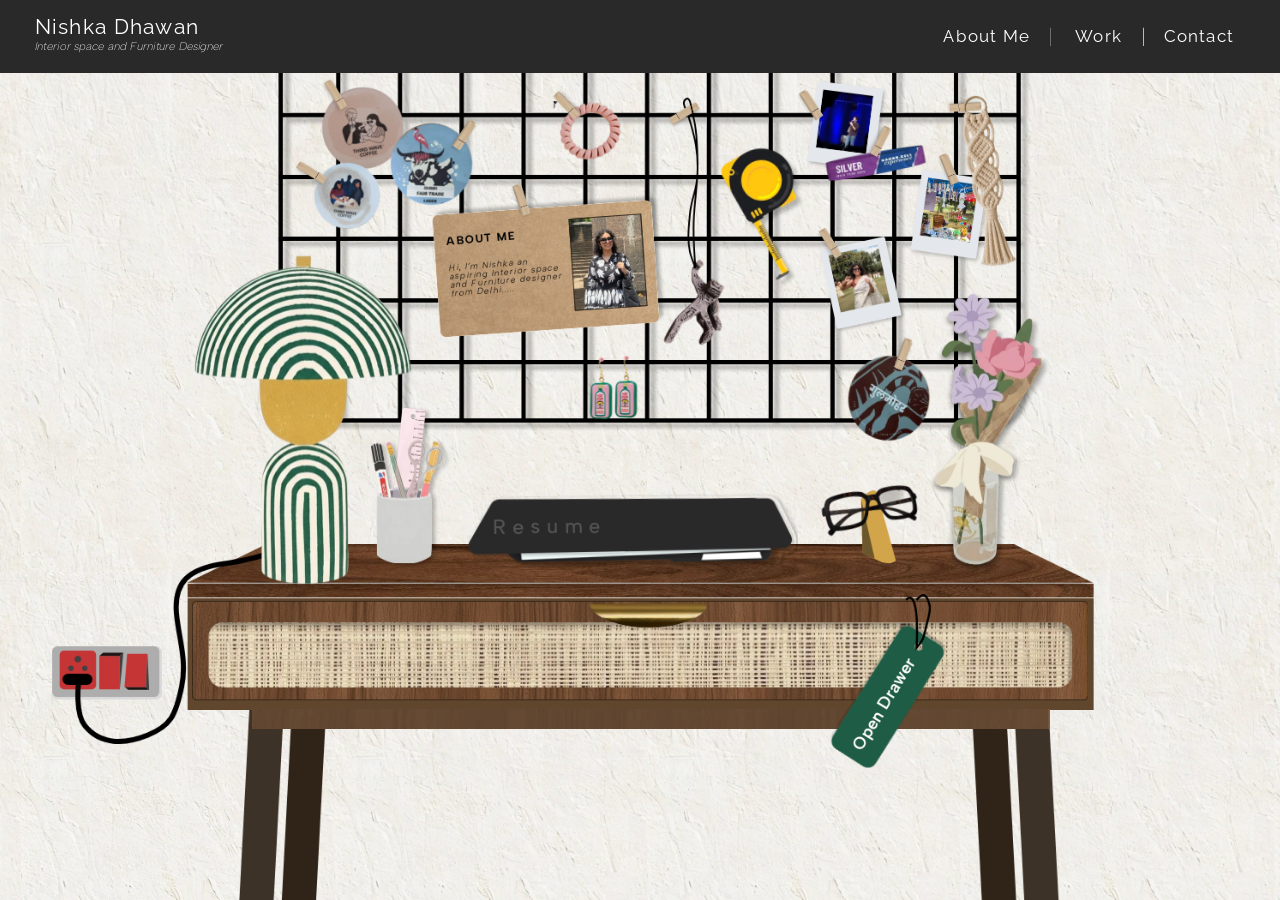
<file: index.html>
<!doctype html>
<html lang="en">
<head>
<meta charset="utf-8">
<meta name="viewport" content="width=device-width, initial-scale=1">
<title>Nishka Dhawan — Interior Space & Furniture Designer</title>
<meta name="description" content="Portfolio of Nishka Dhawan, an interior space and furniture designer from Delhi.">
<meta name="theme-color" content="#29292a">
<link rel="preconnect" href="https://fonts.googleapis.com">
<link rel="preconnect" href="https://fonts.gstatic.com" crossorigin>
<link rel="stylesheet" href="https://fonts.googleapis.com/css2?family=Albert+Sans:ital,wght@0,100..900;1,100..900&family=Raleway:ital,wght@0,100..900;1,100..900&family=Poppins:wght@400;600;700&family=Lato&family=IBM+Plex+Sans&family=Junge&family=Sahitya:wght@400;700&family=Outfit:wght@400;600&family=Datatype&display=swap">
<link rel="stylesheet" href="assets/site.css?v=e8708891">
<link rel="icon" href="data:image/svg+xml,%3Csvg xmlns='http://www.w3.org/2000/svg' viewBox='0 0 64 64'%3E%3Crect width='64' height='64' rx='14' fill='%2329292a'/%3E%3Cpath d='M20 46V18h4.6l15 20.4V18H44v28h-4.6l-15-20.4V46z' fill='%23fff'/%3E%3C/svg%3E">
<meta property="og:type" content="website">
<meta property="og:title" content="Nishka Dhawan — Interior Space & Furniture Designer">
<meta property="og:description" content="Portfolio of Nishka Dhawan, an interior space and furniture designer from Delhi.">
<meta property="og:image" content="https://nishka0102.github.io/assets/og.jpg">
<meta property="og:image:width" content="1200">
<meta property="og:image:height" content="630">
<meta name="twitter:card" content="summary_large_image">
<script>(function(d){var m=matchMedia('(max-width:760px) and (orientation:portrait) and (hover:none)').matches;var sw=d.clientWidth/1440;var s=m?sw:Math.min(sw,d.clientHeight/1050);d.style.setProperty('--s',s);d.style.setProperty('--edge',Math.max(0,(d.clientWidth/s-1440)/2)+'px');if(m)d.classList.add('m');if('CSSViewTransitionRule' in window)d.classList.add('vt');if(location.hash==='#organised')d.classList.add('tidy')})(document.documentElement)</script>
</head>
<body class="page-home" style="--h:1050">
<header class="m-bar"><a class="m-brand" href="index.html" aria-current="page">Nishka Dhawan<small>Interior space and Furniture Designer</small></a><a class="m-back m-home" href="#" data-close aria-label="Back to the desk"><span aria-hidden="true">&#8249;</span> Home</a><nav class="m-nav" aria-label="Menu"><a href="#about" data-overlay="about">About Me</a><a href="projects.html#organised">Work</a><button class="m-contact" type="button" aria-expanded="false" aria-controls="m-menu">Contact</button></nav>
<nav class="m-menu" id="m-menu" aria-label="Contact"><a href="mailto:nishkadhawan05@gmail.com">nishkadhawan05@gmail.com</a><a href="https://www.linkedin.com/in/nishka-dhawan-3baaa3337/" target="_blank" rel="noopener">LinkedIn</a><a href="https://www.behance.net/nishkadhawan05" target="_blank" rel="noopener">Behance</a><a href="tel:+918295708557">+91 8295708557</a></nav></header><div class="fit"><main class="stage"><div class="layer scene"><div class="g-bg" style="position:absolute;left:0;top:0;width:1440px;height:1050px"><div class="bleed bleed-wall" aria-hidden="true" style="background-image:url('assets/img/78dfe600dd25.webp')"></div><div style="position:absolute;height:599.825px;left:-2px;top:68px;width:365.49px"><img src="assets/img/78dfe600dd25.webp" alt="" decoding="async" draggable="false" style="position:absolute;inset:0;max-width:none;object-position:bottom;pointer-events:none;width:100%;height:100%"></div><div style="position:absolute;height:599.825px;left:-2px;top:667.18px;width:365.49px"><img src="assets/img/78dfe600dd25.webp" alt="" decoding="async" draggable="false" style="position:absolute;inset:0;max-width:none;object-position:bottom;pointer-events:none;width:100%;height:100%"></div><div style="position:absolute;height:599.825px;left:362.84px;top:68px;width:365.49px"><img src="assets/img/78dfe600dd25.webp" alt="" decoding="async" draggable="false" style="position:absolute;inset:0;max-width:none;object-position:bottom;pointer-events:none;width:100%;height:100%"></div><div style="position:absolute;height:599.825px;left:362.84px;top:667.18px;width:365.49px"><img src="assets/img/78dfe600dd25.webp" alt="" decoding="async" draggable="false" style="position:absolute;inset:0;max-width:none;object-position:bottom;pointer-events:none;width:100%;height:100%"></div><div style="position:absolute;height:599.825px;left:727.67px;top:68px;width:365.49px"><img src="assets/img/78dfe600dd25.webp" alt="" decoding="async" draggable="false" style="position:absolute;inset:0;max-width:none;object-position:bottom;pointer-events:none;width:100%;height:100%"></div><div style="position:absolute;height:599.825px;left:727.67px;top:667.18px;width:365.49px"><img src="assets/img/78dfe600dd25.webp" alt="" decoding="async" draggable="false" style="position:absolute;inset:0;max-width:none;object-position:bottom;pointer-events:none;width:100%;height:100%"></div><div style="position:absolute;height:599.825px;left:1092.51px;top:68px;width:365.49px"><img src="assets/img/78dfe600dd25.webp" alt="" decoding="async" draggable="false" style="position:absolute;inset:0;max-width:none;object-position:bottom;pointer-events:none;width:100%;height:100%"></div><div style="position:absolute;height:599.825px;left:1092.51px;top:667.18px;width:365.49px"><img src="assets/img/78dfe600dd25.webp" alt="" decoding="async" draggable="false" style="position:absolute;inset:0;max-width:none;object-position:bottom;pointer-events:none;width:100%;height:100%"></div></div><div class="g g-wall" style="position:absolute;left:0;top:0;width:1440px;height:1050px"><div class="board" data-name="gridboard" style="position:absolute;height:462.289px;left:297.88px;top:31px;width:866.067px"><div style="position:absolute;inset:0 -1.27% -2.16% 0"><img src="assets/img/f8e76f62ad10.svg" alt="" decoding="async" draggable="false" style="display:block;max-width:none;width:100%;height:100%"></div></div><div style="position:absolute;height:1050px;left:0;top:0;width:1440px;--po:1080.6px 198.0px"><div style="position:absolute;display:flex;height:103.821px;align-items:center;justify-content:center;left:1036px;top:198px;width:89.181px"><div style="flex:none;rotate:8.22deg"><div style="background-color:#e4e8ed;height:93.836px;position:relative;border-radius:2px;box-shadow:2px 2px 4px 0px rgba(0,0,0,0.25);width:76.545px"></div></div></div><div style="position:absolute;display:flex;height:75.741px;align-items:center;justify-content:center;left:1046.63px;top:207.23px;width:68.121px"><div style="flex:none;rotate:8.22deg"><div data-name="WhatsApp Image 2026-10-02 at 10.54.09 PM 1" style="height:68px;position:relative;width:59px"><div style="position:absolute;inset:0;overflow:hidden;pointer-events:none"><img src="assets/img/c916df9b1797.webp" alt="" decoding="async" draggable="false" style="position:absolute;height:139%;left:-12.88%;max-width:none;top:-17.16%;width:134.19%"></div></div></div></div></div><div style="position:absolute;height:1050px;left:0;top:0;width:1440px;--po:977.3px 276.0px"><div style="position:absolute;display:flex;height:107.793px;align-items:center;justify-content:center;left:930px;top:276px;width:94.508px"><div style="flex:none;rotate:-12.1deg"><div style="background-color:#e4e8ed;height:93.836px;position:relative;border-radius:2px;box-shadow:2px 2px 4px 0px rgba(0,0,0,0.25);width:76.545px"></div></div></div><div style="position:absolute;display:flex;height:78.853px;align-items:center;justify-content:center;left:939.71px;top:285.93px;width:71.939px"><div style="flex:none;rotate:-12.1deg"><div data-name="WhatsApp Image 2026-10-02 at 10.54.09 PM 1" style="height:68px;position:relative;width:59px"><div style="position:absolute;inset:0;overflow:hidden;pointer-events:none"><img src="assets/img/c5e078e4d851.webp" alt="" decoding="async" draggable="false" style="position:absolute;height:123%;left:-0.28%;max-width:none;top:-14.71%;width:106.32%"></div></div></div></div></div><div style="position:absolute;display:flex;align-items:center;justify-content:center;left:332px;width:129.443px;height:129.443px;top:85px"><div style="flex:none;rotate:-29.66deg"><div style="position:relative;width:94.91px;height:94.91px"><img src="assets/img/fe3956d31e07.webp" alt="" decoding="async" draggable="false" style="position:absolute;display:block;inset:0;max-width:none;width:100%;height:100%"></div></div></div><div style="position:absolute;height:1050px;left:0;top:0;width:1440px;--po:958.8px 95.0px"><div style="position:absolute;display:flex;height:102.657px;align-items:center;justify-content:center;left:915px;top:95px;width:87.659px"><div style="flex:none;rotate:7.17deg"><div style="background-color:#e4e8ed;height:93.836px;position:relative;border-radius:2px;box-shadow:2px 2px 4px 0px rgba(0,0,0,0.25);width:76.545px"></div></div></div><div style="position:absolute;display:flex;height:74.833px;align-items:center;justify-content:center;left:925.33px;top:104.1px;width:67.026px"><div style="flex:none;rotate:7.17deg"><div data-name="WhatsApp Image 2026-10-02 at 10.54.09 PM 1" style="height:68px;position:relative;width:59px"><div style="position:absolute;inset:0;overflow:hidden;pointer-events:none"><img src="assets/img/d6a671d9afe9.webp" alt="" decoding="async" draggable="false" style="position:absolute;height:104.41%;left:-0.4%;max-width:none;top:-4.41%;width:100.8%"></div></div></div></div></div><div style="position:absolute;display:flex;height:52.165px;align-items:center;justify-content:center;left:930px;top:165px;width:129.418px"><div style="flex:none;rotate:-10.13deg"><div data-name="image 18" style="height:30.469px;position:relative;width:126.023px"><img src="assets/img/3898d1560583.webp" alt="" decoding="async" draggable="false" style="position:absolute;inset:0;max-width:none;object-fit:cover;pointer-events:none;width:100%;height:100%"></div></div></div><div data-name="Clip" style="position:absolute;height:1050px;left:0;top:0;width:1440px;--po:1000.6px 146.0px"><div style="position:absolute;display:flex;height:36.941px;align-items:center;justify-content:center;left:988px;top:146px;width:25.175px"><div style="flex:none;rotate:27.71deg"><div style="height:37px;position:relative;border-radius:1px;width:9px"><img src="assets/img/e1162ec8fc3a.webp" alt="" decoding="async" draggable="false" style="position:absolute;inset:0;max-width:none;object-fit:cover;pointer-events:none;border-radius:1px;width:100%;height:100%"></div></div></div><div style="position:absolute;display:flex;height:35.17px;align-items:center;justify-content:center;left:988.89px;top:148.24px;width:24.244px"><div style="flex:none;rotate:27.71deg"><div style="height:35px;position:relative;border-radius:1px;box-shadow:-2px 0px 4px 0px rgba(0,0,0,0.25);width:9px"><img src="assets/img/e1162ec8fc3a.webp" alt="" decoding="async" draggable="false" style="position:absolute;inset:0;max-width:none;object-fit:cover;pointer-events:none;border-radius:1px;width:100%;height:100%"></div></div></div><div style="position:absolute;display:flex;height:4.186px;align-items:center;justify-content:center;left:993.54px;top:170.37px;width:7.968px"><div style="flex:none;rotate:27.71deg"><div style="height:0;position:relative;width:9px"><div style="position:absolute;inset:-1px 0 0 0"><img src="assets/img/d537f40cf387.svg" alt="" decoding="async" draggable="false" style="display:block;max-width:none;width:100%;height:100%"></div></div></div></div></div><div data-name="Clip" style="position:absolute;height:1050px;left:0;top:0;width:1440px;--po:941.9px 265.5px"><div style="position:absolute;display:flex;height:36.289px;align-items:center;justify-content:center;left:928px;top:265.52px;width:26.917px"><div style="flex:none;rotate:-31.31deg"><div style="height:37px;position:relative;border-radius:1px;width:9px"><img src="assets/img/e1162ec8fc3a.webp" alt="" decoding="async" draggable="false" style="position:absolute;inset:0;max-width:none;object-fit:cover;pointer-events:none;border-radius:1px;width:100%;height:100%"></div></div></div><div style="position:absolute;display:flex;height:34.58px;align-items:center;justify-content:center;left:929.89px;top:266.71px;width:25.877px"><div style="flex:none;rotate:-31.31deg"><div style="height:35px;position:relative;border-radius:1px;box-shadow:-2px 0px 4px 0px rgba(0,0,0,0.25);width:9px"><img src="assets/img/e1162ec8fc3a.webp" alt="" decoding="async" draggable="false" style="position:absolute;inset:0;max-width:none;object-fit:cover;pointer-events:none;border-radius:1px;width:100%;height:100%"></div></div></div><div style="position:absolute;display:flex;height:4.677px;align-items:center;justify-content:center;left:942.89px;top:288.07px;width:7.689px"><div style="flex:none;rotate:-31.31deg"><div style="height:0;position:relative;width:9px"><div style="position:absolute;inset:-1px 0 0 0"><img src="assets/img/d537f40cf387.svg" alt="" decoding="async" draggable="false" style="display:block;max-width:none;width:100%;height:100%"></div></div></div></div></div><div data-name="Clip" style="position:absolute;height:1050px;left:0;top:0;width:1440px;--po:919.3px 104.5px"><div style="position:absolute;display:flex;height:35.948px;align-items:center;justify-content:center;left:905px;top:104.54px;width:27.668px"><div style="flex:none;rotate:-32.93deg"><div style="height:37px;position:relative;border-radius:1px;width:9px"><img src="assets/img/e1162ec8fc3a.webp" alt="" decoding="async" draggable="false" style="position:absolute;inset:0;max-width:none;object-fit:cover;pointer-events:none;border-radius:1px;width:100%;height:100%"></div></div></div><div style="position:absolute;display:flex;height:34.269px;align-items:center;justify-content:center;left:906.93px;top:105.68px;width:26.581px"><div style="flex:none;rotate:-32.93deg"><div style="height:35px;position:relative;border-radius:1px;box-shadow:-2px 0px 4px 0px rgba(0,0,0,0.25);width:9px"><img src="assets/img/e1162ec8fc3a.webp" alt="" decoding="async" draggable="false" style="position:absolute;inset:0;max-width:none;object-fit:cover;pointer-events:none;border-radius:1px;width:100%;height:100%"></div></div></div><div style="position:absolute;display:flex;height:4.893px;align-items:center;justify-content:center;left:920.52px;top:126.66px;width:7.554px"><div style="flex:none;rotate:-32.93deg"><div style="height:0;position:relative;width:9px"><div style="position:absolute;inset:-1px 0 0 0"><img src="assets/img/d537f40cf387.svg" alt="" decoding="async" draggable="false" style="display:block;max-width:none;width:100%;height:100%"></div></div></div></div></div><div data-name="Clip" style="position:absolute;height:1050px;left:0;top:0;width:1440px;--po:1080.3px 178.6px"><div style="position:absolute;display:flex;height:37.672px;align-items:center;justify-content:center;left:1068.67px;top:178.6px;width:22.233px"><div style="flex:none;rotate:-22.05deg"><div style="height:37px;position:relative;border-radius:1px;width:9px"><img src="assets/img/e1162ec8fc3a.webp" alt="" decoding="async" draggable="false" style="position:absolute;inset:0;max-width:none;object-fit:cover;pointer-events:none;border-radius:1px;width:100%;height:100%"></div></div></div><div style="position:absolute;display:flex;height:35.819px;align-items:center;justify-content:center;left:1070.35px;top:180.08px;width:21.482px"><div style="flex:none;rotate:-22.05deg"><div style="height:35px;position:relative;border-radius:1px;box-shadow:-2px 0px 4px 0px rgba(0,0,0,0.25);width:9px"><img src="assets/img/e1162ec8fc3a.webp" alt="" decoding="async" draggable="false" style="position:absolute;inset:0;max-width:none;object-fit:cover;pointer-events:none;border-radius:1px;width:100%;height:100%"></div></div></div><div style="position:absolute;display:flex;height:3.379px;align-items:center;justify-content:center;left:1079.74px;top:203.25px;width:8.342px"><div style="flex:none;rotate:-22.05deg"><div style="height:0;position:relative;width:9px"><div style="position:absolute;inset:-1px 0 0 0"><img src="assets/img/d537f40cf387.svg" alt="" decoding="async" draggable="false" style="display:block;max-width:none;width:100%;height:100%"></div></div></div></div></div><div data-name="Clip" style="position:absolute;height:1050px;left:0;top:0;width:1440px;--po:1099.6px 119.1px"><div style="position:absolute;display:flex;height:10.886px;align-items:center;justify-content:center;left:1080.85px;top:119.08px;width:37.413px"><div style="flex:none;rotate:87.06deg"><div style="height:37px;position:relative;border-radius:1px;width:9px"><img src="assets/img/e1162ec8fc3a.webp" alt="" decoding="async" draggable="false" style="position:absolute;inset:0;max-width:none;object-fit:cover;pointer-events:none;border-radius:1px;width:100%;height:100%"></div></div></div><div style="position:absolute;display:flex;height:10.784px;align-items:center;justify-content:center;left:1080.9px;top:120.18px;width:35.416px"><div style="flex:none;rotate:87.06deg"><div style="height:35px;position:relative;border-radius:1px;box-shadow:-2px 0px 4px 0px rgba(0,0,0,0.25);width:9px"><img src="assets/img/e1162ec8fc3a.webp" alt="" decoding="async" draggable="false" style="position:absolute;inset:0;max-width:none;object-fit:cover;pointer-events:none;border-radius:1px;width:100%;height:100%"></div></div></div><div style="position:absolute;display:flex;height:8.988px;align-items:center;justify-content:center;left:1090.89px;top:121.47px;width:0.462px"><div style="flex:none;rotate:87.06deg"><div style="height:0;position:relative;width:9px"><div style="position:absolute;inset:-1px 0 0 0"><img src="assets/img/d537f40cf387.svg" alt="" decoding="async" draggable="false" style="display:block;max-width:none;width:100%;height:100%"></div></div></div></div></div><div style="position:absolute;display:flex;height:215.589px;align-items:center;justify-content:center;left:1091px;top:100px;width:73.391px"><div style="flex:none;rotate:-5.72deg"><div data-name="image 17" style="height:211.401px;position:relative;width:52.586px"><img src="assets/img/2b5cb8612355.webp" alt="" decoding="async" draggable="false" style="position:absolute;inset:0;max-width:none;object-position:bottom;pointer-events:none;width:100%;height:100%"></div></div></div><div style="position:absolute;display:flex;height:181.923px;align-items:center;justify-content:center;left:807.32px;top:159.32px;width:117.763px"><div style="flex:none;rotate:82.48deg"><div data-name="image 19" style="height:96.249px;position:relative;width:170.801px;filter:drop-shadow(6px -4px 2px rgba(0,0,0,0.25))"><div style="position:absolute;inset:0;overflow:hidden;pointer-events:none"><img src="assets/img/ec04db2274da.webp" alt="" decoding="async" draggable="false" style="position:absolute;height:238.85%;left:-21.22%;max-width:none;top:-72.66%;width:134.59%"></div></div></div></div><div style="position:absolute;display:flex;align-items:center;justify-content:center;left:721px;width:138.476px;height:138.476px;top:289px"><div style="flex:none;rotate:12.58deg"><div data-name="image 20" style="position:relative;width:116px;height:116px"><img src="assets/img/7630f91d85e6.webp" alt="" decoding="async" draggable="false" style="position:absolute;inset:0;max-width:none;object-fit:cover;pointer-events:none;width:100%;height:100%"></div></div></div><div style="position:absolute;height:197.268px;left:771px;top:115px;width:16.05px"><div style="position:absolute;inset:-0.51% -6.23% -0.19% -6.23%"><img src="assets/img/dffb8b432712.svg" alt="" decoding="async" draggable="false" style="display:block;max-width:none;width:100%;height:100%"></div></div><div data-name="Clip" style="position:absolute;height:1050px;left:0;top:0;width:1440px;--po:771.4px 118.8px"><div style="position:absolute;display:flex;height:27.041px;align-items:center;justify-content:center;left:753.52px;top:118.85px;width:36.235px"><div style="flex:none;rotate:-121.58deg;scale:1 -1"><div style="height:37px;position:relative;border-radius:1px;width:9px"><img src="assets/img/e1162ec8fc3a.webp" alt="" decoding="async" draggable="false" style="position:absolute;inset:0;max-width:none;object-fit:cover;pointer-events:none;border-radius:1px;width:100%;height:100%"></div></div></div><div style="position:absolute;display:flex;height:25.994px;align-items:center;justify-content:center;left:753px;top:119.05px;width:34.531px"><div style="flex:none;rotate:-121.58deg;scale:1 -1"><div style="height:35px;position:relative;border-radius:1px;box-shadow:-2px 0px 4px 0px rgba(0,0,0,0.25);width:9px"><img src="assets/img/e1162ec8fc3a.webp" alt="" decoding="async" draggable="false" style="position:absolute;inset:0;max-width:none;object-fit:cover;pointer-events:none;border-radius:1px;width:100%;height:100%"></div></div></div><div style="position:absolute;display:flex;height:7.668px;align-items:center;justify-content:center;left:761.52px;top:132.14px;width:4.713px"><div style="flex:none;rotate:-121.58deg;scale:1 -1"><div style="height:0;position:relative;width:9px"><div style="position:absolute;inset:-1px 0 0 0"><img src="assets/img/d537f40cf387.svg" alt="" decoding="async" draggable="false" style="display:block;max-width:none;width:100%;height:100%"></div></div></div></div></div><div style="position:absolute;display:flex;height:12px;align-items:center;justify-content:center;left:778px;top:121px;width:3px"><div style="flex:none;rotate:75.96deg"><div style="height:0;position:relative;width:12.369px"><div style="position:absolute;inset:-2px 0 0 0"><img src="assets/img/42ff10677b53.svg" alt="" decoding="async" draggable="false" style="display:block;max-width:none;width:100%;height:100%"></div></div></div></div><div data-name="image 23" style="position:absolute;height:87px;left:685px;top:406px;width:36px"><img src="assets/img/b8d8f638c1ba.webp" alt="" decoding="async" draggable="false" style="position:absolute;inset:0;max-width:none;object-fit:cover;pointer-events:none;width:100%;height:100%"></div><div data-name="image 24" style="position:absolute;height:87px;left:656px;top:408px;width:36px"><img src="assets/img/b8d8f638c1ba.webp" alt="" decoding="async" draggable="false" style="position:absolute;inset:0;max-width:none;object-fit:cover;pointer-events:none;width:100%;height:100%"></div><div data-name="image 25" style="position:absolute;height:76px;left:619px;top:118px;width:84px"><div style="position:absolute;inset:0;overflow:hidden;pointer-events:none"><img src="assets/img/0b7882563f46.webp" alt="" decoding="async" draggable="false" style="position:absolute;height:371.53%;left:-117.83%;max-width:none;top:-85.53%;width:252.45%"></div></div><div data-name="Clip" style="position:absolute;height:1050px;left:0;top:0;width:1440px;--po:634.7px 105.9px"><div style="position:absolute;display:flex;height:32.768px;align-items:center;justify-content:center;left:618.55px;top:105.87px;width:32.281px"><div style="flex:none;rotate:135.7deg;scale:1 -1"><div style="height:37px;position:relative;border-radius:1px;width:9px"><img src="assets/img/e1162ec8fc3a.webp" alt="" decoding="async" draggable="false" style="position:absolute;inset:0;max-width:none;object-fit:cover;pointer-events:none;border-radius:1px;width:100%;height:100%"></div></div></div><div style="position:absolute;display:flex;height:31.336px;align-items:center;justify-content:center;left:619.24px;top:108px;width:30.884px"><div style="flex:none;rotate:135.7deg;scale:1 -1"><div style="height:35px;position:relative;border-radius:1px;box-shadow:-2px 0px 4px 0px rgba(0,0,0,0.25);width:9px"><img src="assets/img/e1162ec8fc3a.webp" alt="" decoding="async" draggable="false" style="position:absolute;inset:0;max-width:none;object-fit:cover;pointer-events:none;border-radius:1px;width:100%;height:100%"></div></div></div><div style="position:absolute;display:flex;height:6.285px;align-items:center;justify-content:center;left:636.69px;top:125.9px;width:6.442px"><div style="flex:none;rotate:135.7deg;scale:1 -1"><div style="height:0;position:relative;width:9px"><div style="position:absolute;inset:-1px 0 0 0"><img src="assets/img/d537f40cf387.svg" alt="" decoding="async" draggable="false" style="display:block;max-width:none;width:100%;height:100%"></div></div></div></div></div><div data-name="Clip" style="position:absolute;height:1050px;left:0;top:0;width:1440px;--po:364.9px 92.5px"><div style="position:absolute;display:flex;height:36.286px;align-items:center;justify-content:center;left:351px;top:92.52px;width:26.924px"><div style="flex:none;rotate:-31.32deg"><div style="height:37px;position:relative;border-radius:1px;width:9px"><img src="assets/img/e1162ec8fc3a.webp" alt="" decoding="async" draggable="false" style="position:absolute;inset:0;max-width:none;object-fit:cover;pointer-events:none;border-radius:1px;width:100%;height:100%"></div></div></div><div style="position:absolute;display:flex;height:34.577px;align-items:center;justify-content:center;left:352.89px;top:93.71px;width:25.884px"><div style="flex:none;rotate:-31.32deg"><div style="height:35px;position:relative;border-radius:1px;box-shadow:-2px 0px 4px 0px rgba(0,0,0,0.25);width:9px"><img src="assets/img/e1162ec8fc3a.webp" alt="" decoding="async" draggable="false" style="position:absolute;inset:0;max-width:none;object-fit:cover;pointer-events:none;border-radius:1px;width:100%;height:100%"></div></div></div><div style="position:absolute;display:flex;height:4.679px;align-items:center;justify-content:center;left:365.89px;top:115.06px;width:7.688px"><div style="flex:none;rotate:-31.32deg"><div style="height:0;position:relative;width:9px"><div style="position:absolute;inset:-1px 0 0 0"><img src="assets/img/d537f40cf387.svg" alt="" decoding="async" draggable="false" style="display:block;max-width:none;width:100%;height:100%"></div></div></div></div></div><div style="position:absolute;display:flex;align-items:center;justify-content:center;left:331px;width:95.033px;height:95.033px;top:181px"><div style="flex:none;rotate:-15.64deg"><div style="position:relative;width:77.101px;height:77.101px"><img src="assets/img/33a0747213ca.webp" alt="" decoding="async" draggable="false" style="position:absolute;display:block;inset:0;max-width:none;width:100%;height:100%"></div></div></div><div style="position:absolute;display:flex;height:117.508px;align-items:center;justify-content:center;left:952.99px;top:405.75px;width:114.648px"><div style="flex:none;rotate:-77.19deg"><div style="height:95.086px;position:relative;width:98.883px"><img src="assets/img/b6c1fc17e578.webp" alt="" decoding="async" draggable="false" style="position:absolute;display:block;inset:0;max-width:none;width:100%;height:100%"></div></div></div><div data-name="Clip" style="position:absolute;height:1050px;left:0;top:0;width:1440px;--po:336.3px 187.8px"><div style="position:absolute;display:flex;height:27.221px;align-items:center;justify-content:center;left:318px;top:187.85px;width:36.155px"><div style="flex:none;rotate:-58.04deg"><div style="height:37px;position:relative;border-radius:1px;width:9px"><img src="assets/img/e1162ec8fc3a.webp" alt="" decoding="async" draggable="false" style="position:absolute;inset:0;max-width:none;object-fit:cover;pointer-events:none;border-radius:1px;width:100%;height:100%"></div></div></div><div style="position:absolute;display:flex;height:26.162px;align-items:center;justify-content:center;left:320.23px;top:188.06px;width:34.459px"><div style="flex:none;rotate:-58.04deg"><div style="height:35px;position:relative;border-radius:1px;box-shadow:-2px 0px 4px 0px rgba(0,0,0,0.25);width:9px"><img src="assets/img/e1162ec8fc3a.webp" alt="" decoding="async" draggable="false" style="position:absolute;inset:0;max-width:none;object-fit:cover;pointer-events:none;border-radius:1px;width:100%;height:100%"></div></div></div><div style="position:absolute;display:flex;height:7.636px;align-items:center;justify-content:center;left:341.44px;top:201.29px;width:4.764px"><div style="flex:none;rotate:-58.04deg"><div style="height:0;position:relative;width:9px"><div style="position:absolute;inset:-1px 0 0 0"><img src="assets/img/d537f40cf387.svg" alt="" decoding="async" draggable="false" style="display:block;max-width:none;width:100%;height:100%"></div></div></div></div></div><div data-name="Clip" style="position:absolute;height:1050px;left:0;top:0;width:1440px;--po:1026.9px 394.0px"><div style="position:absolute;display:flex;height:37.765px;align-items:center;justify-content:center;left:1016px;top:394px;width:21.682px"><div style="flex:none;rotate:21.04deg"><div style="height:37px;position:relative;border-radius:1px;width:9px"><img src="assets/img/e1162ec8fc3a.webp" alt="" decoding="async" draggable="false" style="position:absolute;inset:0;max-width:none;object-fit:cover;pointer-events:none;border-radius:1px;width:100%;height:100%"></div></div></div><div style="position:absolute;display:flex;height:35.898px;align-items:center;justify-content:center;left:1016.93px;top:396.23px;width:20.964px"><div style="flex:none;rotate:21.04deg"><div style="height:35px;position:relative;border-radius:1px;box-shadow:-2px 0px 4px 0px rgba(0,0,0,0.25);width:9px"><img src="assets/img/e1162ec8fc3a.webp" alt="" decoding="async" draggable="false" style="position:absolute;inset:0;max-width:none;object-fit:cover;pointer-events:none;border-radius:1px;width:100%;height:100%"></div></div></div><div style="position:absolute;display:flex;height:3.231px;align-items:center;justify-content:center;left:1020.52px;top:419.56px;width:8.4px"><div style="flex:none;rotate:21.04deg"><div style="height:0;position:relative;width:9px"><div style="position:absolute;inset:-1px 0 0 0"><img src="assets/img/d537f40cf387.svg" alt="" decoding="async" draggable="false" style="display:block;max-width:none;width:100%;height:100%"></div></div></div></div></div><div style="position:absolute;display:flex;align-items:center;justify-content:center;left:417px;width:119.791px;height:119.791px;top:132px"><div style="flex:none;rotate:-18.19deg"><div style="position:relative;width:94.91px;height:94.91px"><img src="assets/img/3915628be694.webp" alt="" decoding="async" draggable="false" style="position:absolute;display:block;inset:0;max-width:none;width:100%;height:100%"></div></div></div><div data-name="Clip" style="position:absolute;height:1050px;left:0;top:0;width:1440px;--po:514.9px 139.0px"><div style="position:absolute;display:flex;height:35.899px;align-items:center;justify-content:center;left:501px;top:139px;width:27.769px"><div style="flex:none;rotate:33.15deg"><div style="height:37px;position:relative;border-radius:1px;width:9px"><img src="assets/img/e1162ec8fc3a.webp" alt="" decoding="async" draggable="false" style="position:absolute;inset:0;max-width:none;object-fit:cover;pointer-events:none;border-radius:1px;width:100%;height:100%"></div></div></div><div style="position:absolute;display:flex;height:34.224px;align-items:center;justify-content:center;left:501.84px;top:141.22px;width:26.676px"><div style="flex:none;rotate:33.15deg"><div style="height:35px;position:relative;border-radius:1px;box-shadow:-2px 0px 4px 0px rgba(0,0,0,0.25);width:9px"><img src="assets/img/e1162ec8fc3a.webp" alt="" decoding="async" draggable="false" style="position:absolute;inset:0;max-width:none;object-fit:cover;pointer-events:none;border-radius:1px;width:100%;height:100%"></div></div></div><div style="position:absolute;display:flex;height:4.922px;align-items:center;justify-content:center;left:507.31px;top:162.15px;width:7.535px"><div style="flex:none;rotate:33.15deg"><div style="height:0;position:relative;width:9px"><div style="position:absolute;inset:-1px 0 0 0"><img src="assets/img/d537f40cf387.svg" alt="" decoding="async" draggable="false" style="display:block;max-width:none;width:100%;height:100%"></div></div></div></div></div><a class="hot hot-card" href="#about" data-overlay="about" aria-label="About me — click for more" style="left:477px;top:233px;width:265.267px;height:160.344px"><span class="card-swing"><span data-name="Property 1=Default" style="position:absolute;display:block;inset:0"><div style="position:absolute;display:flex;inset:0;align-items:center;justify-content:center;container-type:size"><div style="flex:none;height:hypot(3.72421cqw,88.9702cqh);rotate:-3.96deg;width:hypot(96.2758cqw,-11.0298cqh)"><div style="position:relative;border-radius:7px;box-shadow:5px -4px 4px 0px rgba(0,0,0,0.25);width:100%;height:100%"><div aria-hidden="true" style="position:absolute;inset:0;pointer-events:none;border-radius:7px"><div style="position:absolute;background-color:#fff;inset:0;border-radius:7px"></div><img src="assets/img/6e98b0e10cb0.webp" alt="" decoding="async" draggable="false" style="position:absolute;max-width:none;object-fit:cover;opacity:0.81;border-radius:7px;width:100%;height:100%"></div></div></div></div><div style="position:absolute;aspect-ratio:92.2580626308918/113.61416386812925;display:flex;align-items:center;justify-content:center;left:59.94%;right:5.28%;top:16px;container-type:size"><div style="flex:none;height:hypot(8.08725cqw,94.8315cqh);rotate:-3.96deg;width:hypot(91.9127cqw,-5.16854cqh)"><div data-name="image 13" style="position:relative;width:100%;height:100%"><div style="position:absolute;inset:0;overflow:hidden;pointer-events:none"><img src="assets/img/a3dd3ec828ff.webp" alt="" decoding="async" draggable="false" style="position:absolute;height:157.99%;left:-20.97%;max-width:none;top:-52.13%;width:151%"></div><div style="position:absolute;inset:0;border-width:1px;border-style:solid;border-color:#302418;border-radius:inherit;pointer-events:none"></div></div></div></div><div style="position:absolute;display:flex;inset:39.29% 38.38% 16.79% 7.54%;align-items:center;justify-content:center;container-type:size"><div style="flex:none;height:hypot(3.44207cqw,83.4822cqh);rotate:-4.8deg;width:hypot(96.5579cqw,-16.5178cqh)"><p style="word-break:break-word;font-family:'Albert Sans', sans-serif;font-weight:300;font-style:italic;line-height:99.98500061035156%;position:relative;width:100%;height:100%;font-size:10px;color:#000;text-align:left;letter-spacing:1.1px">Hi, I’m Nishka an aspiring Interior space and Furniture designer from Delhi.....</p></div></div><div style="position:absolute;display:flex;inset:19.33% 40.87% 63.47% 6.41%;align-items:center;justify-content:center;container-type:size"><div style="flex:none;height:hypot(0.957461cqw,57.8166cqh);rotate:-4.8deg;width:hypot(99.0425cqw,-42.1834cqh)"><p style="word-break:break-word;font-family:'Albert Sans', sans-serif;font-weight:700;line-height:99.98500061035156%;position:relative;font-size:13px;color:#000;text-align:left;letter-spacing:1.43px;width:100%">ABOUT ME</p></div></div></span></span><span class="card-tag" aria-hidden="true">Click for more</span></a><div data-name="Clip" style="position:absolute;height:1050px;left:0;top:0;width:1440px;--po:581.5px 214.3px"><div style="position:absolute;display:flex;height:37.97px;align-items:center;justify-content:center;left:571px;top:214.31px;width:19.997px"><div style="flex:none;rotate:-18.01deg"><div style="height:37px;position:relative;border-radius:1px;width:9px"><img src="assets/img/e1162ec8fc3a.webp" alt="" decoding="async" draggable="false" style="position:absolute;inset:0;max-width:none;object-fit:cover;pointer-events:none;border-radius:1px;width:100%;height:100%"></div></div></div><div style="position:absolute;display:flex;height:36.068px;align-items:center;justify-content:center;left:572.57px;top:215.9px;width:19.379px"><div style="flex:none;rotate:-18.01deg"><div style="height:35px;position:relative;border-radius:1px;box-shadow:-2px 0px 4px 0px rgba(0,0,0,0.25);width:9px"><img src="assets/img/e1162ec8fc3a.webp" alt="" decoding="async" draggable="false" style="position:absolute;inset:0;max-width:none;object-fit:cover;pointer-events:none;border-radius:1px;width:100%;height:100%"></div></div></div><div style="position:absolute;display:flex;height:2.782px;align-items:center;justify-content:center;left:580.3px;top:239.68px;width:8.559px"><div style="flex:none;rotate:-18.01deg"><div style="height:0;position:relative;width:9px"><div style="position:absolute;inset:-1px 0 0 0"><img src="assets/img/d537f40cf387.svg" alt="" decoding="async" draggable="false" style="display:block;max-width:none;width:100%;height:100%"></div></div></div></div></div></div><div class="g g-desk" style="position:absolute;left:0;top:0;width:1440px;height:1050px"><div style="position:absolute;display:flex;height:487.413px;align-items:center;justify-content:center;left:239.16px;top:814px;width:65.049px"><div style="flex:none;rotate:3deg"><div style="background-color:#3d3227;height:486.003px;position:relative;border-radius:9.752px;width:39.668px"></div></div></div><div style="position:absolute;display:flex;height:487.413px;align-items:center;justify-content:center;left:1155.84px;top:816px;width:65.049px"><div style="flex:none;rotate:177deg;scale:1 -1"><div style="background-color:#3d3227;height:486.003px;position:relative;border-radius:9.752px;width:39.668px"></div></div></div><div style="position:absolute;display:flex;height:487.413px;align-items:center;justify-content:center;left:293px;top:728px;width:65.049px"><div style="flex:none;rotate:3deg"><div style="background-color:#302418;height:486.003px;position:relative;border-radius:9.752px;width:39.668px"></div></div></div><div style="position:absolute;display:flex;height:487.413px;align-items:center;justify-content:center;left:1102px;top:730px;width:65.049px"><div style="flex:none;rotate:177deg;scale:1 -1"><div style="background-color:#302418;height:486.003px;position:relative;border-radius:9.752px;width:39.668px"></div></div></div><div class="sw" style="position:absolute;background-color:#d9d9d9;height:61.793px;left:34px;border-radius:6.621px;top:754.12px;width:128px"></div><button class="hot hot-switch sw" data-name="switchboard" type="button" aria-pressed="false" aria-label="Light switch" style="position:absolute;display:block;cursor:pointer;height:58.604px;left:34px;top:754px;width:124.69px"><img src="assets/img/9143ad4d44b9.svg" alt="" decoding="async" draggable="false" style="position:absolute;display:block;inset:0;max-width:none;width:100%;height:100%"></button><div data-name="Table" style="position:absolute;display:contents;left:192px;top:635px"><div style="position:absolute;background-color:#5f462d;height:129.89px;left:192px;top:698.11px;width:1056.73px"></div><div style="position:absolute;height:16.878px;left:192px;top:680.5px;width:1056.73px"><img src="assets/img/85841443a0cf.webp" alt="" decoding="async" draggable="false" style="position:absolute;inset:0;max-width:none;object-fit:cover;pointer-events:none;width:100%;height:100%"></div><div style="position:absolute;height:44.764px;left:192px;top:635px;width:1056.73px"><div style="position:absolute;inset:0 -0.43% -20.36% -0.43%"><img src="assets/img/8104f04e3738.webp" alt="" decoding="async" draggable="false" style="display:block;max-width:none;width:100%;height:100%"></div></div></div><div class="sw" style="position:absolute;height:235.27px;left:63.83px;top:629.5px;width:261.673px"><div style="position:absolute;inset:-1.12% -0.54% -1.27% -1.15%"><img src="assets/img/cccf380281e1.svg" alt="" decoding="async" draggable="false" style="display:block;max-width:none;width:100%;height:100%"></div></div><div style="position:absolute;display:flex;height:405px;align-items:center;justify-content:center;left:176px;top:284px;width:290px"><div style="flex:none;rotate:180deg;scale:1 -1"><div data-name="image 11" style="height:405px;position:relative;width:290px"><div style="position:absolute;inset:0;overflow:hidden;pointer-events:none"><img src="assets/img/c665122c6a6a.webp" alt="" decoding="async" draggable="false" style="position:absolute;height:136.85%;left:-23.72%;max-width:none;top:-19.86%;width:143.43%"></div></div></div></div><div class="sw" style="position:absolute;background-color:#000;height:12.564px;left:46px;border-radius:11.667px;top:786px;width:35px"></div><div style="position:absolute;background-color:#896447;height:23px;left:267px;top:827px;width:931px"></div><div style="position:absolute;height:23px;left:267px;top:827px;width:931px"><img src="assets/img/b15a00111981.webp" alt="" decoding="async" draggable="false" style="position:absolute;inset:0;max-width:none;object-fit:cover;opacity:0.6;pointer-events:none;width:100%;height:100%"></div><div style="position:absolute;display:contents;left:920.03px;top:556px"><div style="position:absolute;display:flex;height:85.271px;align-items:center;justify-content:center;left:976.82px;top:572.18px;width:41.386px"><div style="flex:none;rotate:180deg;scale:1 -1"><div style="height:85.271px;position:relative;width:41.386px"><img src="assets/img/d88cb0507fcc.svg" alt="" decoding="async" draggable="false" style="position:absolute;display:block;inset:0;max-width:none;width:100%;height:100%"></div></div></div><div style="position:absolute;display:flex;height:87.33px;align-items:center;justify-content:center;left:920.03px;top:556px;width:146.931px"><div style="flex:none;rotate:-175.79deg;scale:1 -1"><div data-name="image 22" style="height:77.132px;position:relative;width:141.647px"><div style="position:absolute;inset:0;overflow:hidden;pointer-events:none"><img src="assets/img/268f5a853c83.webp" alt="" decoding="async" draggable="false" style="position:absolute;height:302.78%;left:0;max-width:none;top:-202.78%;width:123.7%"></div></div></div></div></div><div style="position:absolute;display:flex;height:410px;align-items:center;justify-content:center;left:1055px;top:332px;width:133px"><div style="flex:none;rotate:180deg;scale:1 -1"><div data-name="WhatsApp Image 2026-10-03 at 10.31.00 AM 1" style="height:410px;position:relative;width:133px;filter:drop-shadow(2px 4px 2px rgba(0,0,0,0.25)) drop-shadow(-5px 3px 2px rgba(0,0,0,0.25))"><div style="position:absolute;inset:0;overflow:hidden;pointer-events:none"><img src="assets/img/b4d81569d8c7.webp" alt="" decoding="async" draggable="false" style="position:absolute;height:88.53%;left:-45.52%;max-width:none;top:0;width:231.42%"></div></div></div></div><div data-name="Object" style="position:absolute;inset:45.33% 65.83% 37.43% 28.19%;filter:drop-shadow(4px 2px 2px rgba(0,0,0,0.25))"><img src="assets/img/91fbcef5e105.webp" alt="" decoding="async" draggable="false" style="position:absolute;inset:0;max-width:none;object-fit:cover;pointer-events:none;width:100%;height:100%"></div><a class="hot hot-resume" href="#resume" data-overlay="resume" aria-label="Resume" style="left:511px;top:577px;width:392.059px;height:82.392px"><span class="v v-rest" style="width:392.059px;height:82.392px"><div style="position:absolute;left:0;top:0;width:392.059px;height:82.392px"><div style="position:absolute;display:flex;align-items:center;justify-content:center;inset:0;container-type:size"><div style="flex:none;height:hypot(-0.310924cqw,-92.4049cqh);rotate:179.08deg;width:hypot(-99.6891cqw,7.59515cqh)"><div style="position:relative;width:100%;height:100%"><div style="position:absolute;inset:-11.44% 0 -3.85% -0.29%"><img src="assets/img/bdc6f9506d99.svg" alt="" decoding="async" draggable="false" style="display:block;max-width:none;width:100%;height:100%"></div></div></div></div><div style="position:absolute;display:flex;inset:26.7% 3.98% 33.71% 9.44%;align-items:center;justify-content:center;container-type:size"><div style="flex:none;height:hypot(0.091101cqw,88.911cqh);width:hypot(99.9089cqw,-11.089cqh);rotate:-0.61deg"><p style="word-break:break-word;font-family:'Albert Sans', sans-serif;font-weight:500;line-height:99.98500061035156%;position:relative;color:rgba(123,123,123,0.52);font-size:24px;letter-spacing:7.44px;width:100%">Resume</p></div></div></div></span><span class="v v-hover" style="width:422px;height:117.377px"><div style="position:absolute;left:0;top:0;width:422px;height:117.377px"><div style="position:absolute;display:flex;align-items:center;justify-content:center;inset:0 -0.12% -2.04% -0.12%;container-type:size"><div style="flex:none;height:hypot(-0.316966cqw,-92.5392cqh);rotate:178.79deg;transform:skewX(-0.52deg);width:hypot(-99.683cqw,7.46076cqh)"><div style="position:relative;width:100%;height:100%"><div style="position:absolute;inset:-5.78% 0 0 -0.55%"><img data-src="assets/img/ec5ee67f12fa.svg" alt="" decoding="async" draggable="false" style="display:block;max-width:none;width:100%;height:100%"></div></div></div></div><div style="position:absolute;display:flex;inset:26.7% 3.98% 33.71% 9.44%;align-items:center;justify-content:center;container-type:size"><div style="flex:none;height:hypot(0.091101cqw,88.911cqh);width:hypot(99.9089cqw,-11.089cqh);rotate:-0.81deg;transform:skewX(-0.35deg)"><p style="word-break:break-word;font-family:'Albert Sans', sans-serif;font-weight:500;line-height:99.98500061035156%;position:relative;color:rgba(123,123,123,0.52);width:100%;height:100%;font-size:32px;letter-spacing:9.92px">Resume</p></div></div></div></span></a><a class="hot hot-drawer" href="projects.html" aria-label="Open the drawer — projects" style="left:197px;top:694px;width:1045.722px;height:123.285px"><span class="v v-rest" style="width:1045.722px;height:123.285px"><div style="position:absolute;left:0;top:0;width:1045.722px;height:123.285px"><div style="position:absolute;display:contents;inset:5.95% 0 0 0"><div style="position:absolute;background-color:#896447;border-color:#302418;border-width:0.651px;border-style:solid;inset:5.95% 0 0 0;border-radius:5.137px"></div><div style="position:absolute;inset:5.95% 0 0 0;border-radius:5.694px"><img src="assets/img/9ce66e921496.webp" alt="" decoding="async" draggable="false" style="position:absolute;inset:0;max-width:none;object-fit:cover;opacity:0.6;pointer-events:none;border-radius:5.694px;width:100%;height:100%"><div style="position:absolute;inset:0;border-width:1.139px;border-style:solid;border-color:#302418;border-radius:inherit;pointer-events:none"></div></div></div><div style="position:absolute;aspect-ratio:1008.296630859375/76.31938934326172;display:flex;align-items:center;justify-content:center;left:1.82%;right:1.75%;top:31.56px;container-type:size"><div style="flex:none;height:100cqw;rotate:90deg;width:100cqh"><div data-name="image 6" style="pointer-events:none;position:relative;border-radius:16.878px;width:100%;height:100%"><div style="position:absolute;inset:0;overflow:hidden;border-radius:16.878px"><img src="assets/img/36edb0e0e84e.webp" alt="" decoding="async" draggable="false" style="position:absolute;height:100%;left:-40.42%;max-width:none;top:0;width:661.1%"></div><div style="position:absolute;inset:0;border-radius:inherit;box-shadow:inset 5.694px 4.555px 4.555px 0px rgba(0,0,0,0.25)"></div></div></div></div><div style="position:absolute;display:flex;inset:0 42.6% 64.29% 44.35%;align-items:center;justify-content:center;container-type:size"><div style="flex:none;height:100cqw;rotate:90deg;width:100cqh"><div data-name="image 8" style="position:relative;width:100%;height:100%"><img src="assets/img/628f244c7d3c.webp" alt="" decoding="async" draggable="false" style="position:absolute;inset:0;max-width:none;object-position:bottom;pointer-events:none;width:100%;height:100%"></div></div></div><div class="tag" style="position:absolute;left:0;top:0;width:100%;height:100%;pointer-events:none"><div style="position:absolute;display:flex;height:176.016px;align-items:center;justify-content:center;left:738px;top:31.05px;width:146.622px"><div style="flex:none;rotate:123.66deg;scale:1 -1"><div data-name="Subtract" style="height:63.498px;position:relative;width:169.185px"><div style="position:absolute;inset:-5.37% 0 -0.77% -3.16%"><img src="assets/img/5db7e55d9202.svg" alt="" decoding="async" draggable="false" style="display:block;max-width:none;width:100%;height:100%"></div></div></div></div><div style="position:absolute;display:flex;height:61.659px;align-items:center;justify-content:center;left:833.13px;top:0;width:28.34px"><div style="flex:none;rotate:180deg;scale:1 -1"><div style="height:61.659px;position:relative;width:28.34px"><div style="position:absolute;inset:-2.06% -3.47% -5.86% -4.49%"><img src="assets/img/cf55b239a333.svg" alt="" decoding="async" draggable="false" style="display:block;max-width:none;width:100%;height:100%"></div></div></div></div><div style="position:absolute;display:flex;height:119.126px;align-items:center;justify-content:center;left:764.71px;top:66px;width:84.734px"><div style="flex:none;rotate:-58.83deg"><p style="word-break:break-word;font-family:'Albert Sans', sans-serif;font-weight:600;height:23.363px;line-height:normal;position:relative;font-size:20px;color:#fff;width:125.092px">Open Drawer</p></div></div></div></div></span><span class="v v-hover" style="width:1045.722px;height:143.292px"><div style="position:absolute;left:0;top:0;width:1045.722px;height:143.292px"><div data-name="OPEN Drawer" style="position:absolute;display:contents;inset:0"><div data-name="Drawer" style="position:absolute;display:contents;inset:13.96% 0 0 0"><div style="position:absolute;display:contents;inset:19.08% 0 0 0"><div style="position:absolute;background-color:#896447;border-color:#302418;border-width:0.651px;border-style:solid;inset:19.08% 0 0 0;border-radius:5.137px"></div><div style="position:absolute;inset:19.08% 0 0 0;border-radius:5.694px"><img data-src="assets/img/9ce66e921496.webp" alt="" decoding="async" draggable="false" style="position:absolute;inset:0;max-width:none;object-fit:cover;opacity:0.6;pointer-events:none;border-radius:5.694px;width:100%;height:100%"><div style="position:absolute;inset:0;border-width:1.139px;border-style:solid;border-color:#302418;border-radius:inherit;pointer-events:none"></div></div></div><div style="position:absolute;aspect-ratio:1008.296630859375/76.31938934326172;display:flex;align-items:center;justify-content:center;left:1.82%;right:1.75%;top:51.56px;container-type:size"><div style="flex:none;height:100cqw;rotate:90deg;width:100cqh"><div data-name="image 6" style="pointer-events:none;position:relative;border-radius:16.878px;width:100%;height:100%"><div style="position:absolute;inset:0;overflow:hidden;border-radius:16.878px"><img data-src="assets/img/debb75ea77be.webp" alt="" decoding="async" draggable="false" style="position:absolute;height:100%;left:-40.42%;max-width:none;top:0;width:661.1%"></div><div style="position:absolute;inset:0;border-radius:inherit;box-shadow:inset 5.694px 4.555px 4.555px 0px rgba(0,0,0,0.25)"></div></div></div></div><div style="position:absolute;display:flex;inset:13.96% 42.6% 55.31% 44.35%;align-items:center;justify-content:center;container-type:size"><div style="flex:none;height:100cqw;rotate:90deg;width:100cqh"><div data-name="image 8" style="position:relative;width:100%;height:100%"><img data-src="assets/img/628f244c7d3c.webp" alt="" decoding="async" draggable="false" style="position:absolute;inset:0;max-width:none;object-position:bottom;pointer-events:none;width:100%;height:100%"></div></div></div></div><div style="position:absolute;display:flex;inset:0 96.59% 76.54% 0.75%;align-items:center;justify-content:center;container-type:size"><div style="flex:none;height:hypot(-36.9559cqw,80.0258cqh);rotate:20.93deg;width:hypot(63.0441cqw,19.9742cqh)"><div style="position:relative;width:100%;height:100%"><img data-src="assets/img/25430495a825.webp" alt="" decoding="async" draggable="false" style="position:absolute;display:block;inset:0;max-width:none;width:100%;height:100%"></div></div></div><div style="position:absolute;display:flex;inset:0.18% 0.48% 76.71% 96.91%;align-items:center;justify-content:center;container-type:size"><div style="flex:none;height:hypot(37.121cqw,80.1388cqh);rotate:-20.93deg;width:hypot(-62.879cqw,19.8612cqh);scale:-1 1"><div style="position:relative;width:100%;height:100%"><img data-src="assets/img/7e52b656989c.webp" alt="" decoding="async" draggable="false" style="position:absolute;display:block;inset:0;max-width:none;width:100%;height:100%"></div></div></div><div style="position:absolute;inset:4.81% 2.09% 81.23% 2.38%"><img data-src="assets/img/76e2b7ef94c1.svg" alt="" decoding="async" draggable="false" style="position:absolute;display:block;inset:0;max-width:none;width:100%;height:100%"></div><div style="position:absolute;display:flex;inset:4.81% 98.29% 80.53% 0.75%;align-items:center;justify-content:center;container-type:size"><div style="flex:none;height:hypot(9.02861cqw,2.0473cqh);rotate:-64.54deg;width:hypot(100cqw,-100cqh)"><div style="position:relative;width:100%;height:100%"><div style="position:absolute;inset:-1px 0 0 0"><img data-src="assets/img/63e176932dc6.svg" alt="" decoding="async" draggable="false" style="display:block;max-width:none;width:100%;height:100%"></div></div></div></div><div style="position:absolute;display:flex;inset:4.74% 0.48% 80.6% 98.56%;align-items:center;justify-content:center;container-type:size"><div style="flex:none;height:hypot(-9.02861cqw,2.0473cqh);rotate:64.54deg;width:hypot(-100cqw,-100cqh);scale:-1 1"><div style="position:relative;width:100%;height:100%"><div style="position:absolute;inset:-1px 0 0 0"><img data-src="assets/img/20f0383a4b78.svg" alt="" decoding="async" draggable="false" style="display:block;max-width:none;width:100%;height:100%"></div></div></div></div></div><div class="tag" style="position:absolute;left:0;top:0;width:100%;height:100%;pointer-events:none"><div style="position:absolute;display:flex;height:176.016px;align-items:center;justify-content:center;left:730px;top:53.05px;width:146.622px"><div style="flex:none;rotate:123.66deg;scale:1 -1"><div data-name="Subtract" style="height:63.497px;position:relative;width:169.186px"><div style="position:absolute;inset:-5.37% 0 -0.77% -3.16%"><img data-src="assets/img/0fcb4c8f525e.svg" alt="" decoding="async" draggable="false" style="display:block;max-width:none;width:100%;height:100%"></div></div></div></div><div style="position:absolute;display:flex;height:61.659px;align-items:center;justify-content:center;left:825.13px;top:22px;width:28.34px"><div style="flex:none;rotate:180deg;scale:1 -1"><div style="height:61.659px;position:relative;width:28.34px"><div style="position:absolute;inset:-2.06% -3.47% -5.86% -4.49%"><img data-src="assets/img/cf55b239a333.svg" alt="" decoding="async" draggable="false" style="display:block;max-width:none;width:100%;height:100%"></div></div></div></div><div style="position:absolute;display:flex;height:119.126px;align-items:center;justify-content:center;left:756.71px;top:88px;width:84.734px"><div style="flex:none;rotate:-58.83deg"><p style="word-break:break-word;font-family:'Albert Sans', sans-serif;font-weight:600;height:23.363px;line-height:normal;position:relative;font-size:20px;color:#fff;width:125.092px">Open Drawer</p></div></div></div></div></span></a></div><div class="night" aria-hidden="true"></div></div><header class="layer banner"><div style="position:absolute;background-color:#29292a;height:85px;left:-6px;top:0;width:1452px"></div><a class="brand" href="index.html" aria-label="Nishka Dhawan — home" aria-current="page" style="position:absolute;left:15px;top:14px;width:250px;height:56px;display:block"><span class="rebase" style="position:absolute;left:-15px;top:-14px;width:1440px;height:1050px;pointer-events:none;display:block"><p style="word-break:break-word;position:absolute;font-family:'Raleway', sans-serif;font-weight:400;line-height:99.98500061035156%;left:21px;font-size:24px;text-align:left;color:#fff;top:20px;letter-spacing:1.44px;white-space:nowrap">Nishka Dhawan</p><p style="word-break:break-word;position:absolute;font-family:'Albert Sans', sans-serif;font-weight:200;font-style:italic;line-height:99.98500061035156%;left:21px;font-size:13px;text-align:left;color:#fff;top:48px;white-space:nowrap">Interior space and Furniture Designer</p></span></a><div class="nav-r" style="position:absolute;left:0;top:0;width:1440px;height:0"><a class="nav-link" href="#about" data-overlay="about" style="word-break:break-word;position:absolute;font-family:'Raleway', sans-serif;font-weight:400;line-height:0;left:1065px;font-size:20px;text-align:left;color:#fff;top:33px;letter-spacing:1.2px;white-space:nowrap"><p style="line-height:99.98500061035156%">About Me</p></a><div aria-hidden="true" style="position:absolute;display:flex;height:22px;align-items:center;justify-content:center;left:1190px;top:32px;width:0"><div style="flex:none;rotate:90deg"><div style="height:0;position:relative;width:22px"><div style="position:absolute;inset:-1px 0 0 0"><img src="assets/img/9c39c3b0b4df.svg" alt="" decoding="async" draggable="false" style="display:block;max-width:none;width:100%;height:100%"></div></div></div></div><a class="nav-link" href="projects.html#organised" style="word-break:break-word;position:absolute;font-family:'Raleway', sans-serif;font-weight:400;line-height:99.98500061035156%;left:1219px;font-size:20px;text-align:left;color:#fff;top:33px;letter-spacing:1.2px;white-space:nowrap">Work</a><div aria-hidden="true" style="position:absolute;display:flex;height:22px;align-items:center;justify-content:center;left:1298px;top:32px;width:0"><div style="flex:none;rotate:90deg"><div style="height:0;position:relative;width:22px"><div style="position:absolute;inset:-1px 0 0 0"><img src="assets/img/9c39c3b0b4df.svg" alt="" decoding="async" draggable="false" style="display:block;max-width:none;width:100%;height:100%"></div></div></div></div><button class="contact-toggle" type="button" aria-expanded="false" aria-controls="contact-menu" style="word-break:break-word;position:absolute;font-family:'Raleway', sans-serif;font-weight:400;line-height:0;left:1322px;font-size:20px;text-align:left;color:#fff;top:33px;letter-spacing:1.2px;white-space:nowrap"><p style="line-height:99.98500061035156%">Contact</p></button><div class="contact-underline" aria-hidden="true" style="position:absolute;height:0;left:1324px;top:58px;width:75px"><div style="position:absolute;inset:-1px 0 0 0"><img src="assets/img/711398a2add7.svg" alt="" decoding="async" draggable="false" style="display:block;max-width:none;width:100%;height:100%"></div></div><nav id="contact-menu" class="contact-menu" aria-label="Contact"><div class="contact-panel" style="position:absolute;background-color:#29292a;height:229px;left:1238px;opacity:0.86;border-radius:12px;top:93px;width:197px"></div><a class="contact-row" href="mailto:nishkadhawan05@gmail.com" style="position:absolute;left:1242px;top:108px;width:189px;height:50px;display:block"><span class="rebase" style="position:absolute;left:-1242px;top:-108px;width:1440px;height:1050px;pointer-events:none;display:block"><p style="word-break:break-word;position:absolute;font-family:'Albert Sans', sans-serif;font-weight:400;line-height:99.98500061035156%;left:1248px;font-size:16px;text-align:left;color:#fff;top:115px;letter-spacing:0.96px;white-space:nowrap">Email</p><p style="word-break:break-word;position:absolute;font-family:'Albert Sans', sans-serif;font-weight:300;line-height:99.98500061035156%;left:1248px;font-size:12px;text-align:left;color:#fff;top:139px;letter-spacing:0.72px;white-space:nowrap">nishkadhawan05@gmail.com</p></span></a><a class="contact-row" href="https://www.linkedin.com/in/nishka-dhawan-3baaa3337/" target="_blank" rel="noopener" style="position:absolute;left:1242px;top:164px;width:189px;height:36px;display:block"><span class="rebase" style="position:absolute;left:-1242px;top:-164px;width:1440px;height:1050px;pointer-events:none;display:block"><div style="word-break:break-word;position:absolute;font-family:'Albert Sans', sans-serif;font-weight:400;line-height:0;left:1249px;font-size:16px;text-align:left;color:#fff;top:173px;letter-spacing:0.96px;white-space:nowrap"><p style="line-height:99.98500061035156%">Linkedin</p></div></span></a><a class="contact-row" href="https://www.behance.net/nishkadhawan05" target="_blank" rel="noopener" style="position:absolute;left:1242px;top:204px;width:189px;height:36px;display:block"><span class="rebase" style="position:absolute;left:-1242px;top:-204px;width:1440px;height:1050px;pointer-events:none;display:block"><div style="word-break:break-word;position:absolute;font-family:'Albert Sans', sans-serif;font-weight:400;line-height:0;left:1249px;font-size:16px;text-align:left;color:#fff;top:213px;letter-spacing:0.96px;white-space:nowrap"><p style="line-height:99.98500061035156%">Behance</p></div></span></a><a class="contact-row" href="tel:+918295708557" style="position:absolute;left:1242px;top:245px;width:189px;height:50px;display:block"><span class="rebase" style="position:absolute;left:-1242px;top:-245px;width:1440px;height:1050px;pointer-events:none;display:block"><p style="word-break:break-word;position:absolute;font-family:'Albert Sans', sans-serif;font-weight:400;line-height:99.98500061035156%;left:1248px;font-size:16px;text-align:left;color:#fff;top:252px;letter-spacing:0.96px;white-space:nowrap">Phone</p><p style="word-break:break-word;position:absolute;font-family:'Albert Sans', sans-serif;font-weight:300;line-height:99.98500061035156%;left:1246px;font-size:12px;text-align:left;color:#fff;top:276px;letter-spacing:0.72px;white-space:nowrap">+91 8295708557</p></span></a></nav></div></header><section id="about" class="overlay" role="dialog" aria-modal="true" aria-label="About me" aria-hidden="true"><div class="veil" data-close="" style="position:absolute;background-color:rgba(217,217,217,0.45);height:1050px;left:-4000px;top:0;width:9440px"></div><div class="layer panel"><div data-name="ME card" style="position:absolute;display:contents;left:221px;top:126px"><div style="position:absolute;height:558px;left:221px;border-radius:27.315px;box-shadow:19.51px -15.608px 15.608px 0px rgba(0,0,0,0.25);top:126px;width:998.937px"><div aria-hidden="true" style="position:absolute;inset:0;pointer-events:none;border-radius:27.315px"><div style="position:absolute;background-color:#fff;inset:0;border-radius:27.315px"></div><img data-src="assets/img/56787059dbaa.webp" alt="" decoding="async" draggable="false" style="position:absolute;max-width:none;object-fit:cover;opacity:0.81;border-radius:27.315px;width:100%;height:100%"></div></div><div data-name="image 13" style="position:absolute;height:294px;left:952px;top:177px;width:231px"><div style="position:absolute;inset:0;overflow:hidden;pointer-events:none"><img data-src="assets/img/a3dd3ec828ff.webp" alt="" decoding="async" draggable="false" style="position:absolute;height:157.99%;left:-20.97%;max-width:none;top:-52.13%;width:151%"></div><div style="position:absolute;inset:0;border-width:3.902px;border-style:solid;border-color:#302418;border-radius:inherit;pointer-events:none"></div></div><div style="word-break:break-word;position:absolute;font-family:'Albert Sans', sans-serif;font-weight:400;height:230px;line-height:0;left:281px;font-size:16px;color:#000;text-align:justify;top:237px;width:603px;white-space:pre-wrap"><p style="line-height:20px;margin-bottom:3px">Hello, I'm Nishka, a fourth-year Interior and Furniture Design student at MIT Institute of Design.</p><p style="line-height:20px;margin-bottom:3px">My approach to design is rooted in curiosity, exploration and reinterpreting learnings from the unfamiliar and applying them to something entirely new. I believe every problem deserves to be looked at from multiple lenses, where the path to a solution lies in  gauging different possibilities, and understanding how individual elements shape the bigger picture .</p><p style="line-height:20px">​</p></div><p style="word-break:break-word;position:absolute;font-family:'Raleway', sans-serif;font-weight:600;line-height:99.98500061035156%;left:281px;font-size:32px;color:#000;text-align:left;top:172px;letter-spacing:3.52px;width:542.392px">About Me</p><p style="word-break:break-word;position:absolute;font-family:'Raleway', sans-serif;font-weight:500;line-height:99.98500061035156%;left:285px;font-size:24px;color:#000;text-align:left;top:425px;letter-spacing:2.64px;white-space:nowrap">Tools</p><p style="word-break:break-word;position:absolute;font-family:'Raleway', sans-serif;font-weight:500;line-height:99.98500061035156%;left:282px;font-size:24px;color:#000;text-align:left;top:506px;letter-spacing:2.64px;white-space:nowrap">Soft Skills</p><p style="word-break:break-word;position:absolute;font-family:'Raleway', sans-serif;font-weight:500;line-height:99.98500061035156%;left:995px;font-size:24px;color:#000;text-align:left;top:506px;letter-spacing:2.64px;white-space:nowrap">Languages</p><p style="word-break:break-word;position:absolute;font-family:'Raleway', sans-serif;font-weight:500;line-height:99.98500061035156%;left:713px;font-size:24px;color:#000;text-align:left;top:506px;letter-spacing:2.64px;white-space:nowrap">Experience</p><div style="word-break:break-word;position:absolute;font-family:'Albert Sans', sans-serif;font-weight:400;line-height:0;left:282px;font-size:16px;color:#000;text-align:left;top:553px;white-space:nowrap;font-feature-settings:&quot;kern&quot; 0, &quot;lnum&quot; 1, &quot;pnum&quot; 1"><p style="line-height:99.91500091552734%;margin-bottom:10px">Problem solving</p><p style="line-height:99.91500091552734%;margin-bottom:10px">Communication</p><p style="line-height:99.91500091552734%">Adaptability</p></div><div style="word-break:break-word;position:absolute;font-family:'Albert Sans', sans-serif;font-weight:400;line-height:0;left:466px;font-size:16px;color:#000;text-align:left;top:553px;white-space:nowrap;font-feature-settings:&quot;kern&quot; 0, &quot;lnum&quot; 1, &quot;pnum&quot; 1"><p style="line-height:normal;margin-bottom:10px">Time management</p><p style="line-height:normal;margin-bottom:10px">Concept development</p><p style="line-height:normal">Spatial planning</p></div><p style="word-break:break-word;position:absolute;font-family:'Albert Sans', sans-serif;font-weight:400;line-height:normal;left:963px;font-size:16px;color:#000;text-align:left;top:551px;width:208px;white-space:pre-wrap;font-feature-settings:&quot;kern&quot; 0, &quot;lnum&quot; 1, &quot;pnum&quot; 1">English  |  Hindi</p><div style="word-break:break-word;position:absolute;font-family:'Albert Sans', sans-serif;font-weight:400;height:71px;line-height:0;left:713px;font-size:0px;color:#000;text-align:left;top:551px;width:168px;white-space:pre-wrap;font-feature-settings:&quot;kern&quot; 0, &quot;lnum&quot; 1, &quot;pnum&quot; 1"><p style="margin-bottom:2.788889169692993px;font-size:16px"><span style="line-height:normal">Interior Design Intern</span><span style="word-break:break-word;font-family:'Albert Sans', sans-serif;font-weight:300;line-height:normal"> </span></p><p style="font-family:'Albert Sans', sans-serif;font-weight:200;line-height:normal;margin-bottom:2.788889169692993px;font-size:13px">6 weeks</p><p style="font-family:'Albert Sans', sans-serif;font-weight:300;font-style:italic;line-height:normal;margin-bottom:2.788889169692993px;font-size:14px">Studio Dot, New Delhi</p><p style="line-height:normal;font-size:16.733px">​</p></div></div><div data-name="image 5" style="position:absolute;left:437px;width:40.229px;height:40.229px;top:415px"><img data-src="assets/img/67e3de23cd2e.webp" alt="" decoding="async" draggable="false" style="position:absolute;inset:0;max-width:none;object-fit:cover;pointer-events:none;width:100%;height:100%"></div><div style="position:absolute;display:contents;left:520.23px;top:416px"><div style="position:absolute;background-color:#fff;height:30.29px;left:530.32px;top:421.05px;width:22.718px"></div><div data-name="image 13" style="position:absolute;left:520.23px;width:37.863px;height:37.863px;top:416px"><img data-src="assets/img/e77fc699dbe3.webp" alt="" decoding="async" draggable="false" style="position:absolute;inset:0;max-width:none;object-fit:cover;pointer-events:none;width:100%;height:100%"></div></div><div data-name="image 9" style="position:absolute;left:601.09px;width:36px;height:36px;top:416px"><div style="position:absolute;inset:0;overflow:hidden;pointer-events:none"><img data-src="assets/img/c83b14f7f9ec.webp" alt="" decoding="async" draggable="false" style="position:absolute;left:-2.78%;max-width:none;width:101.89%;height:101.89%;top:-2.78%"></div></div><div data-name="image 14" style="position:absolute;left:758.59px;width:44.962px;height:44.962px;top:411px"><img data-src="assets/img/688f1258d668.webp" alt="" decoding="async" draggable="false" style="position:absolute;inset:0;max-width:none;object-fit:cover;pointer-events:none;width:100%;height:100%"></div><div data-name="image 15" style="position:absolute;left:680.09px;border-radius:7.099px;width:35.496px;height:35.496px;top:415px"><div style="position:absolute;inset:0;overflow:hidden;pointer-events:none;border-radius:7.099px"><img data-src="assets/img/131e158732dd.webp" alt="" decoding="async" draggable="false" style="position:absolute;height:154.16%;left:-44.81%;max-width:none;top:-24.25%;width:186.02%"></div></div><div data-name="image 253" style="position:absolute;left:846.55px;border-radius:4.733px;width:34.313px;height:34.313px;top:416px"><img data-src="assets/img/5f195c8af9d2.webp" alt="" decoding="async" draggable="false" style="position:absolute;inset:0;max-width:none;object-fit:cover;pointer-events:none;border-radius:4.733px;width:100%;height:100%"></div></div><a class="back" href="#" data-close="" style="position:absolute;left:31px;top:21px;width:122px;height:46px;display:block"><span class="rebase" style="position:absolute;left:-31px;top:-21px;width:1440px;height:1050px;pointer-events:none;display:block"><div style="position:absolute;background-color:rgba(0,0,0,0.62);height:46px;left:31px;border-radius:29px;box-shadow:6px 4px 4px 0px rgba(0,0,0,0.25);top:21px;width:122px"></div><div data-name="Group" style="position:absolute;inset:3.71% 95.35% 95.14% 3.54%"><div style="position:absolute;inset:-6.25% -4.69%"><img data-src="assets/img/f6514d470e2d.svg" alt="" decoding="async" draggable="false" style="display:block;max-width:none;width:100%;height:100%"></div></div><p style="word-break:break-word;position:absolute;font-family:'Albert Sans', sans-serif;font-weight:600;height:31px;line-height:normal;left:79px;font-size:20px;text-align:left;color:#fff;top:31px;width:70px">Back</p></span></a></section><section id="resume" class="overlay" role="dialog" aria-modal="true" aria-label="Resume" aria-hidden="true"><div class="veil" data-close="" style="position:absolute;background-color:rgba(217,217,217,0.45);height:1050px;left:-4000px;top:0;width:9440px"></div><div class="layer panel"><div style="position:absolute;background-color:#29292a;height:916px;left:59px;border-radius:26px;top:102px;width:1329px"></div><div data-name="A4 - 6" style="position:absolute;background-color:#fff;height:842px;left:112px;overflow:clip;top:140px;width:595px"><div style="position:absolute;height:0;left:30px;top:162px;width:535px"><div style="position:absolute;inset:-0.5px 0 0 0"><img data-src="assets/img/5bd2803d6412.svg" alt="" decoding="async" draggable="false" style="display:block;max-width:none;width:100%;height:100%"></div></div><div style="position:absolute;height:0;left:30px;top:calc(20% + 92.6px);width:535px"><div style="position:absolute;inset:-0.5px 0 0 0"><img data-src="assets/img/5bd2803d6412.svg" alt="" decoding="async" draggable="false" style="display:block;max-width:none;width:100%;height:100%"></div></div><div style="position:absolute;height:0;left:30px;top:calc(40% + 53.2px);width:535px"><div style="position:absolute;inset:-0.5px 0 0 0"><img data-src="assets/img/5bd2803d6412.svg" alt="" decoding="async" draggable="false" style="display:block;max-width:none;width:100%;height:100%"></div></div><div style="position:absolute;height:0;left:30px;top:calc(40% + 151.2px);width:535px"><div style="position:absolute;inset:-0.5px 0 0 0"><img data-src="assets/img/5bd2803d6412.svg" alt="" decoding="async" draggable="false" style="display:block;max-width:none;width:100%;height:100%"></div></div><div style="position:absolute;height:0;left:30px;top:calc(60% + 81.8px);width:535px"><div style="position:absolute;inset:-0.5px 0 0 0"><img data-src="assets/img/5bd2803d6412.svg" alt="" decoding="async" draggable="false" style="display:block;max-width:none;width:100%;height:100%"></div></div><p style="word-break:break-word;position:absolute;font-family:'Albert Sans', sans-serif;font-weight:600;line-height:normal;left:30px;font-size:16px;color:#000;text-align:left;top:138px;width:202px">Profile</p><p style="word-break:break-word;position:absolute;font-family:'Albert Sans', sans-serif;font-weight:600;line-height:normal;left:30px;font-size:16px;color:#000;text-align:left;top:calc(20% + 68.6px);width:372px">Education</p><p style="word-break:break-word;position:absolute;font-family:'Albert Sans', sans-serif;font-weight:600;line-height:normal;left:31px;font-size:16px;color:#000;text-align:left;top:calc(60% + 57.8px);width:373px">Academic Projects</p><p style="word-break:break-word;position:absolute;font-family:'Albert Sans', sans-serif;font-weight:600;height:65px;line-height:normal;left:29px;font-size:24px;color:#000;text-align:left;top:25px;width:258px">Nishka Dhawan</p><p style="word-break:break-word;position:absolute;font-family:'Albert Sans', sans-serif;font-weight:400;line-height:normal;left:30px;font-size:15px;color:#000;text-align:left;top:58px;white-space:nowrap">Interior Space an Furniture Designer</p><a class="cv-link" href="mailto:nishkadhawan05@gmail.com" style="word-break:break-word;position:absolute;font-family:'Albert Sans', sans-serif;font-weight:400;line-height:0;left:calc(66.67% + 23.33px);font-size:10px;color:#000;text-align:left;top:28px;white-space:nowrap"><p style="text-underline-position:from-font;cursor:pointer;text-decoration-thickness:from-font;text-decoration-style:solid;line-height:23px;text-decoration-line:underline">nishkadhawan05@gmail.com</p></a><a class="cv-link" href="tel:+918295708557" style="word-break:break-word;position:absolute;font-family:'Albert Sans', sans-serif;font-weight:400;line-height:23px;left:calc(66.67% + 77.33px);font-size:10px;color:#000;text-align:left;top:49px;white-space:nowrap">+91 8295708557</a><a class="cv-link" href="https://www.linkedin.com/in/nishka-dhawan-3baaa3337/" target="_blank" rel="noopener" style="word-break:break-word;position:absolute;font-family:'Albert Sans', sans-serif;font-weight:400;height:42px;line-height:0;left:calc(66.67% + 26.33px);font-size:0px;color:#000;text-align:left;top:73.5px;width:159px"><span style="text-underline-position:from-font;cursor:pointer;text-decoration-thickness:from-font;text-decoration-style:solid;line-height:12px;font-size:10px;text-decoration-line:underline;font-feature-settings:&quot;kern&quot; 0, &quot;lnum&quot; 1, &quot;pnum&quot; 1">https://<wbr>www.linkedin.com/<wbr>in/<wbr>nishka-dhawan-3baaa3337</span><span style="line-height:12px;font-size:10px;font-feature-settings:&quot;kern&quot; 0, &quot;lnum&quot; 1, &quot;pnum&quot; 1">/</span></a><div data-name="image 1" style="position:absolute;left:calc(33.33% + 182.67px);width:15px;height:15px;top:56px"><img data-src="assets/img/c8a16a62fe8e.webp" alt="" decoding="async" draggable="false" style="position:absolute;inset:0;max-width:none;object-fit:cover;pointer-events:none;width:100%;height:100%"></div><div style="position:absolute;display:flex;align-items:center;justify-content:center;left:calc(33.33% + 182.67px);width:17px;height:17px;top:31px"><div style="flex:none;rotate:180deg;scale:1 -1"><div data-name="image 3" style="position:relative;width:17px;height:17px"><img data-src="assets/img/17194dda4517.webp" alt="" decoding="async" draggable="false" style="position:absolute;inset:0;max-width:none;object-fit:cover;pointer-events:none;width:100%;height:100%"></div></div></div><div data-name="image 240" style="position:absolute;height:17px;left:calc(33.33% + 182.67px);top:80px;width:16px"><div style="position:absolute;inset:0;overflow:hidden;pointer-events:none"><img data-src="assets/img/7d9a86bc05bc.webp" alt="" decoding="async" draggable="false" style="position:absolute;height:145.95%;left:-28.57%;max-width:none;top:-22.97%;width:154.29%"></div></div><div style="word-break:break-word;position:absolute;font-family:'Albert Sans', sans-serif;font-weight:400;height:30px;line-height:0;left:30px;font-size:0px;color:#000;text-align:left;top:calc(20% + 138.6px);width:349px"><p style="font-family:'Albert Sans', sans-serif;font-weight:500;line-height:15px;margin-bottom:0;font-size:13px">Jankidas Kapur Public School</p><p style="font-family:'Albert Sans', sans-serif;font-weight:300;font-style:italic;line-height:15px;margin-bottom:0;font-size:10px">Senior secondary (Non medical-98%)</p><p style="line-height:15px;font-size:13px">​</p></div><p style="word-break:break-word;position:absolute;font-family:'Albert Sans', sans-serif;font-weight:300;line-height:normal;left:calc(66.67% + 127.33px);font-size:10px;color:#000;text-align:left;top:calc(20% + 156.6px);width:64px">2023</p><p style="word-break:break-word;position:absolute;font-family:'Albert Sans', sans-serif;font-weight:300;line-height:normal;left:calc(66.67% + 114.33px);font-size:10px;color:#000;text-align:left;top:calc(20% + 117.6px);width:56px">Present</p><div style="word-break:break-word;position:absolute;font-family:'Albert Sans', sans-serif;font-weight:400;line-height:0;left:30px;font-size:0px;color:#000;text-align:left;top:calc(20% + 100.6px);width:248px"><p style="font-family:'Albert Sans', sans-serif;font-weight:500;line-height:15px;margin-bottom:0;font-size:13px">MIT Institute of Design</p><p style="font-family:'Albert Sans', sans-serif;font-weight:300;font-style:italic;line-height:15px;font-size:10px">B Des in Interior Space and Furniture Design</p></div><p style="word-break:break-word;position:absolute;font-family:'Albert Sans', sans-serif;font-weight:400;line-height:normal;left:30px;font-size:12px;color:#000;text-align:justify;top:170px;width:523px">An aspiring Interior Space and Furniture designer, drawn to exploring different contexts and translating observations into simple and purposeful design. Interested in creating thoughtful, functional furniture and spatial solutions through material, proportion and detailing.</p><div style="word-break:break-word;position:absolute;font-family:'Albert Sans', sans-serif;font-weight:700;line-height:0;left:38px;font-size:0px;color:#000;text-align:left;top:calc(80% - 17.6px);width:525px;white-space:pre-wrap"><p style="font-family:'Albert Sans', sans-serif;font-weight:600;line-height:11.264px;margin-bottom:0;font-size:12.202px">Multifunctional Space Design </p><p style="font-family:'Albert Sans', sans-serif;font-weight:400;line-height:11.264px;font-size:9.387px">Designed a multifunctional co-living environment with an integrated service design approach, addressing shared living needs, spatial flow, and user interactions across the space.</p></div><div style="word-break:break-word;position:absolute;font-family:'Albert Sans', sans-serif;font-weight:700;line-height:0;left:38px;font-size:0px;color:#000;text-align:left;top:calc(80% + 32.4px);width:525px;white-space:pre-wrap"><p style="font-family:'Albert Sans', sans-serif;font-weight:600;line-height:11.264px;margin-bottom:0;font-size:12.202px">Simple Furniture Design </p><p style="font-family:'Albert Sans', sans-serif;font-weight:400;line-height:11.264px;font-size:9.387px">Designed a storage console with a focus on materiality and construction, supported by detailed material specifications and technical construction drawings.</p></div><div style="word-break:break-word;position:absolute;font-family:'Albert Sans', sans-serif;font-weight:700;line-height:0;left:38px;font-size:0px;color:#000;text-align:left;top:calc(60% + 100.8px);width:525px;white-space:pre-wrap"><p style="font-family:'Albert Sans', sans-serif;font-weight:600;line-height:11.264px;margin-bottom:0;font-size:12.202px">Outdoor Furniture Design </p><p style="font-family:'Albert Sans', sans-serif;font-weight:400;line-height:11.264px;font-size:9.387px">Conducted site analysis to identify spatial needs and user requirements, followed by the design and development of outdoor furniture supported by full technical drawings and construction details.</p></div><p style="word-break:break-word;position:absolute;font-family:'Albert Sans', sans-serif;font-weight:300;line-height:normal;left:calc(66.67% + 123.33px);font-size:8px;color:#000;text-align:left;top:calc(80% - 15.6px);width:43px">(2025)</p><p style="word-break:break-word;position:absolute;font-family:'Albert Sans', sans-serif;font-weight:300;line-height:normal;left:calc(66.67% + 123.33px);font-size:8px;color:#000;text-align:left;top:calc(60% + 100.8px);width:43px">(2026)</p><p style="word-break:break-word;position:absolute;font-family:'Albert Sans', sans-serif;font-weight:300;line-height:normal;left:calc(66.67% + 123.33px);font-size:8px;color:#000;text-align:left;top:calc(80% + 34.4px);width:42px">(2025)</p><p style="word-break:break-word;position:absolute;font-family:'Albert Sans', sans-serif;font-weight:600;line-height:normal;left:31px;font-size:16px;color:#000;text-align:left;top:calc(40% + 29.2px);width:123px">Tools</p><p style="word-break:break-word;position:absolute;font-family:'Albert Sans', sans-serif;font-weight:600;line-height:normal;left:31px;font-size:16px;color:#000;text-align:left;top:calc(40% + 127.2px);width:123px">Technical Skills</p><ul style="word-break:break-word;position:absolute;display:block;font-family:'Albert Sans', sans-serif;font-weight:400;line-height:0;left:20px;list-style-type:disc;font-size:12px;color:#000;text-align:left;top:calc(40% + 61.2px);width:101px"><li style="margin-bottom:0;margin-inline-start:18px"><span style="line-height:18px">Autocad</span></li><li style="margin-inline-start:18px"><span style="line-height:18px">SketchUp</span></li></ul><ul style="word-break:break-word;position:absolute;display:block;font-family:'Albert Sans', sans-serif;font-weight:400;line-height:0;left:20px;list-style-type:disc;font-size:12px;color:#000;text-align:left;top:calc(60% - 9.2px);width:146px"><li style="margin-bottom:0;margin-inline-start:18px"><span style="line-height:18px">Technical Drawings</span></li><li style="margin-inline-start:18px"><span style="line-height:18px">Spatial Planning</span></li></ul><ul style="word-break:break-word;position:absolute;display:block;font-family:'Albert Sans', sans-serif;font-weight:400;line-height:0;left:calc(33.33% + 42.67px);list-style-type:disc;font-size:12px;color:#000;text-align:left;top:calc(40% + 61.2px);width:113px"><li style="margin-bottom:0;margin-inline-start:18px"><span style="line-height:18px">Enscape</span></li><li style="margin-inline-start:18px"><span style="line-height:18px">Fusion 360</span></li></ul><ul style="word-break:break-word;position:absolute;display:block;font-family:'Albert Sans', sans-serif;font-weight:400;line-height:0;left:calc(33.33% + 41.67px);list-style-type:disc;font-size:12px;color:#000;text-align:left;top:calc(60% - 9.2px);width:144px"><li style="margin-bottom:0;margin-inline-start:18px"><span style="line-height:18px">Concept Development</span></li><li style="margin-inline-start:18px"><span style="line-height:18px">Prototyping</span></li></ul><ul style="word-break:break-word;position:absolute;display:block;font-family:'Albert Sans', sans-serif;font-weight:400;line-height:0;left:calc(66.67% + 69.33px);list-style-type:disc;font-size:12px;color:#000;text-align:left;top:calc(40% + 61.2px);width:79px"><li style="margin-bottom:0;margin-inline-start:18px"><span style="line-height:18px">Figma </span></li><li style="margin-inline-start:18px"><span style="line-height:18px">Rayon</span></li></ul><ul style="word-break:break-word;position:absolute;display:block;font-family:'Albert Sans', sans-serif;font-weight:400;line-height:0;left:calc(66.67% + 66.33px);font-size:12px;color:#000;text-align:left;top:calc(60% - 9.2px);width:104px"><li style="list-style-type:disc;margin-inline-start:18px"><span style="line-height:18px">Design Development</span></li></ul><div style="position:absolute;left:26px;width:3px;height:3px;top:calc(60% + 104.8px)"><img data-src="assets/img/04b5410a5b34.svg" alt="" decoding="async" draggable="false" style="position:absolute;display:block;inset:0;max-width:none;width:100%;height:100%"></div><div style="position:absolute;left:26px;width:3px;height:3px;top:calc(80% - 13.6px)"><img data-src="assets/img/04b5410a5b34.svg" alt="" decoding="async" draggable="false" style="position:absolute;display:block;inset:0;max-width:none;width:100%;height:100%"></div><div style="position:absolute;left:26px;width:3px;height:3px;top:calc(80% + 36.4px)"><img data-src="assets/img/04b5410a5b34.svg" alt="" decoding="async" draggable="false" style="position:absolute;display:block;inset:0;max-width:none;width:100%;height:100%"></div><div data-name="image 282" style="position:absolute;left:calc(33.33% + 182.67px);border-radius:3px;width:15px;height:15px;top:107px"><img data-src="assets/img/dc840de01594.webp" alt="" decoding="async" draggable="false" style="position:absolute;inset:0;max-width:none;object-fit:cover;pointer-events:none;border-radius:3px;width:100%;height:100%"></div><a class="cv-link" href="https://www.behance.net/nishkadhawan05" target="_blank" rel="noopener" style="word-break:break-word;position:absolute;font-family:'Albert Sans', sans-serif;font-weight:400;line-height:0;left:calc(66.67% + 156.33px);font-size:10px;color:#000;text-align:right;top:106px;width:125px;translate:-100% 0"><p style="text-underline-position:from-font;cursor:pointer;text-decoration-thickness:from-font;text-decoration-style:solid;line-height:12px;text-decoration-line:underline">https://<wbr>www.behance.net/<wbr>nishkadhawan05</p></a><p style="word-break:break-word;position:absolute;font-family:'Albert Sans', sans-serif;font-weight:300;line-height:normal;left:calc(66.67% + 123.33px);font-size:8px;color:#000;text-align:left;top:calc(80% + 82.4px);width:43px">(2025)</p><div style="position:absolute;left:26px;width:3px;height:3px;top:calc(80% + 86.4px)"><img data-src="assets/img/04b5410a5b34.svg" alt="" decoding="async" draggable="false" style="position:absolute;display:block;inset:0;max-width:none;width:100%;height:100%"></div><div style="word-break:break-word;position:absolute;font-family:'Albert Sans', sans-serif;font-weight:700;line-height:0;left:38px;font-size:0px;color:#000;text-align:left;top:calc(80% + 82.4px);width:525px"><p style="font-family:'Albert Sans', sans-serif;font-weight:600;line-height:11.264px;margin-bottom:0;font-size:12.202px">Hostel Redesign</p><p style="font-family:'Albert Sans', sans-serif;font-weight:400;line-height:11.264px;font-size:9.387px">Conceptualised and developed a redesign proposal for a hostel space, focusing on functionality, user experience, and spatial identity.</p></div></div><div data-name="A4 - 7" style="position:absolute;background-color:#fff;height:842px;left:740px;overflow:clip;top:140px;width:595px"><div style="position:absolute;height:0;left:36px;top:calc(20% + 108.6px);width:535px"><div style="position:absolute;inset:-0.5px 0 0 0"><img data-src="assets/img/5bd2803d6412.svg" alt="" decoding="async" draggable="false" style="display:block;max-width:none;width:100%;height:100%"></div></div><p style="word-break:break-word;position:absolute;font-family:'Albert Sans', sans-serif;font-weight:600;line-height:normal;left:37px;font-size:16px;color:#000;text-align:left;top:calc(20% + 84.6px);width:373px">Internships</p><div style="word-break:break-word;position:absolute;font-family:'Albert Sans', sans-serif;font-weight:700;line-height:0;left:37px;font-size:0px;color:#000;text-align:left;top:calc(20% + 127.6px);width:523px;white-space:pre-wrap"><p style="font-family:'Albert Sans', sans-serif;font-weight:600;line-height:10px;margin-bottom:0;font-size:12.202px">Studio Dot, Delhi</p><p style="font-family:'Albert Sans', sans-serif;font-weight:300;font-style:italic;line-height:10px;margin-bottom:0;font-size:8px">Interior Design Intern</p><p style="line-height:10px;margin-bottom:0;font-size:8px">​</p><p style="font-family:'Albert Sans', sans-serif;font-weight:400;line-height:10px;font-size:10px">Assisted with electrical and bathroom drawings for, furniture detailing, and the preparation of furniture dockets. Contributed to the development and visual presentation of the company profile.</p></div><p style="word-break:break-word;position:absolute;font-family:'Albert Sans', sans-serif;font-weight:300;line-height:normal;left:calc(66.67% + 116.33px);font-size:8px;color:#000;text-align:left;top:calc(20% + 129.6px);width:56px">(June 2026)</p><div style="word-break:break-word;position:absolute;font-family:'Albert Sans', sans-serif;font-weight:400;line-height:0;left:43px;font-size:0px;color:#000;text-align:left;top:141px;width:525px;white-space:pre-wrap"><p style="font-family:'Albert Sans', sans-serif;font-weight:600;margin-bottom:0;font-size:12.202px"><span style="line-height:11.264px">Residential Space Design</span><span style="line-height:11.264px"> </span></p><p style="line-height:11.264px;font-size:9.387px">Designed a micro house based on user personas, incorporating space-optimizing strategies tailored to specific lifestyle needs. Deliverables included drawings and detailed 3D renders.</p></div><div style="word-break:break-word;position:absolute;font-family:'Albert Sans', sans-serif;font-weight:600;line-height:0;left:43px;font-size:0px;color:#000;text-align:left;top:calc(20% + 22.6px);width:526px;white-space:pre-wrap"><p style="line-height:11.264px;margin-bottom:0;font-size:12.202px">Field Research, Panipat </p><p style="font-family:'Albert Sans', sans-serif;font-weight:400;line-height:11.264px;font-size:9.387px">Conducted on-site research on durry manufacturing, engaging with artisans to understand processes, materials, and craft traditions, and compiled the insights into a research report connecting traditional practices with contemporary design.</p></div><p style="word-break:break-word;position:absolute;font-family:'Albert Sans', sans-serif;font-weight:300;line-height:normal;left:calc(66.67% + 138.33px);font-size:8px;color:#000;text-align:left;top:142px;width:42px">(2025)</p><p style="word-break:break-word;position:absolute;font-family:'Albert Sans', sans-serif;font-weight:300;line-height:normal;left:calc(66.67% + 138.33px);font-size:8px;color:#000;text-align:left;top:calc(20% + 23.6px);width:42px">(2025)</p><div style="position:absolute;left:33px;width:3px;height:3px;top:146px"><img data-src="assets/img/04b5410a5b34.svg" alt="" decoding="async" draggable="false" style="position:absolute;display:block;inset:0;max-width:none;width:100%;height:100%"></div><div style="position:absolute;left:33px;width:3px;height:3px;top:calc(20% + 26.6px)"><img data-src="assets/img/04b5410a5b34.svg" alt="" decoding="async" draggable="false" style="position:absolute;display:block;inset:0;max-width:none;width:100%;height:100%"></div><div style="word-break:break-word;position:absolute;font-family:'Albert Sans', sans-serif;font-weight:600;line-height:0;left:42px;font-size:0px;color:#000;text-align:left;top:91px;width:515px"><p style="line-height:11.264px;margin-bottom:0;font-size:12.202px">Stool Design</p><p style="font-family:'Albert Sans', sans-serif;font-weight:400;line-height:11.264px;font-size:9.387px">Designed and fabricated a functional stool prototype within a limited material palette and quantity, exploring efficient construction, material use, and foldable functionality.</p></div><p style="word-break:break-word;position:absolute;font-family:'Albert Sans', sans-serif;font-weight:300;line-height:normal;left:calc(66.67% + 127.33px);font-size:8px;color:#000;text-align:left;top:93px;width:43px">(2025)</p><p style="word-break:break-word;position:absolute;font-family:'Albert Sans', sans-serif;font-weight:300;line-height:normal;left:calc(66.67% + 127.33px);font-size:8px;color:#000;text-align:left;top:41px;width:42px">(2026)</p><div style="position:absolute;left:30px;width:3px;height:3px;top:45px"><img data-src="assets/img/04b5410a5b34.svg" alt="" decoding="async" draggable="false" style="position:absolute;display:block;inset:0;max-width:none;width:100%;height:100%"></div><div style="position:absolute;left:30px;width:3px;height:3px;top:95px"><img data-src="assets/img/04b5410a5b34.svg" alt="" decoding="async" draggable="false" style="position:absolute;display:block;inset:0;max-width:none;width:100%;height:100%"></div><div style="word-break:break-word;position:absolute;font-family:'Albert Sans', sans-serif;font-weight:600;line-height:0;left:42px;font-size:0px;color:#000;text-align:left;top:41px;width:525px"><p style="line-height:11.264px;margin-bottom:0;font-size:12.202px">Hospitality Space Design</p><p style="font-family:'Albert Sans', sans-serif;font-weight:400;line-height:11.264px;font-size:9.39px">Created brand identity and guest experience, translating concepts into spatial zoning. Designed visuals and key spaces for a Heritage Resort.</p></div><a class="download" data-name="Download" href="assets/Nishka-Dhawan-Resume.pdf" target="_blank" download="Nishka-Dhawan-Resume.pdf" style="position:absolute;cursor:pointer;height:50px;left:calc(33.33% + 144.67px);top:calc(80% + 88.4px);width:234px"><div style="position:absolute;background-color:rgba(0,0,0,0.87);inset:0;border-radius:17px;box-shadow:4px 4px 4px 0px rgba(0,0,0,0.25)"></div><p style="word-break:break-word;position:absolute;font-family:'Albert Sans', sans-serif;font-weight:600;inset:26% 5.56% 26% 6.41%;line-height:normal;font-size:20px;text-align:left;color:#fff;white-space:nowrap">Download My Resume</p></a></div></div><a class="back" href="#" data-close="" style="position:absolute;left:31px;top:21px;width:122px;height:46px;display:block"><span class="rebase" style="position:absolute;left:-31px;top:-21px;width:1440px;height:1050px;pointer-events:none;display:block"><div style="position:absolute;background-color:rgba(0,0,0,0.62);height:46px;left:31px;border-radius:29px;box-shadow:6px 4px 4px 0px rgba(0,0,0,0.25);top:21px;width:122px"></div><div data-name="Group" style="position:absolute;inset:3.71% 95.35% 95.14% 3.54%"><div style="position:absolute;inset:-6.25% -4.69%"><img data-src="assets/img/f6514d470e2d.svg" alt="" decoding="async" draggable="false" style="display:block;max-width:none;width:100%;height:100%"></div></div><p style="word-break:break-word;position:absolute;font-family:'Albert Sans', sans-serif;font-weight:600;height:31px;line-height:normal;left:79px;font-size:20px;text-align:left;color:#fff;top:31px;width:70px">Back</p></span></a></section></main></div><section class="m-about" aria-label="About me" style="background-image:url('assets/img/56787059dbaa.webp')"><div class="m-about-in">
<img class="m-about-photo" src="assets/img/a3dd3ec828ff.webp" alt="Nishka Dhawan">
<h2>About Me</h2>
<p>Hello, I'm Nishka, a fourth-year Interior and Furniture Design student at MIT Institute of Design.</p>
<p>My approach to design is rooted in curiosity, exploration and reinterpreting learnings from the unfamiliar and applying them to something entirely new. I believe every problem deserves to be looked at from multiple lenses, where the path to a solution lies in  gauging different possibilities, and understanding how individual elements shape the bigger picture .</p>
<h3>Tools</h3><div class="m-tools"><img src="assets/img/67e3de23cd2e.webp" alt=""><img src="assets/img/e77fc699dbe3.webp" alt=""><img src="assets/img/c83b14f7f9ec.webp" alt=""><img src="assets/img/131e158732dd.webp" alt=""><img src="assets/img/688f1258d668.webp" alt=""><img src="assets/img/5f195c8af9d2.webp" alt=""></div>
<h3>Soft Skills</h3><ul class="m-skills"><li>Problem solving</li><li>Communication</li><li>Adaptability</li><li>Time management</li><li>Concept development</li><li>Spatial planning</li></ul>
<h3>Experience</h3><p class="m-exp"><strong>Interior Design Intern</strong><br>6 weeks<br><em>Studio Dot, New Delhi</em></p>
<h3>Languages</h3><p>English &nbsp;|&nbsp; Hindi</p>
</div></section>
<script src="assets/site.js?v=d7dee14c" defer></script>
</body>
</html>
</file>
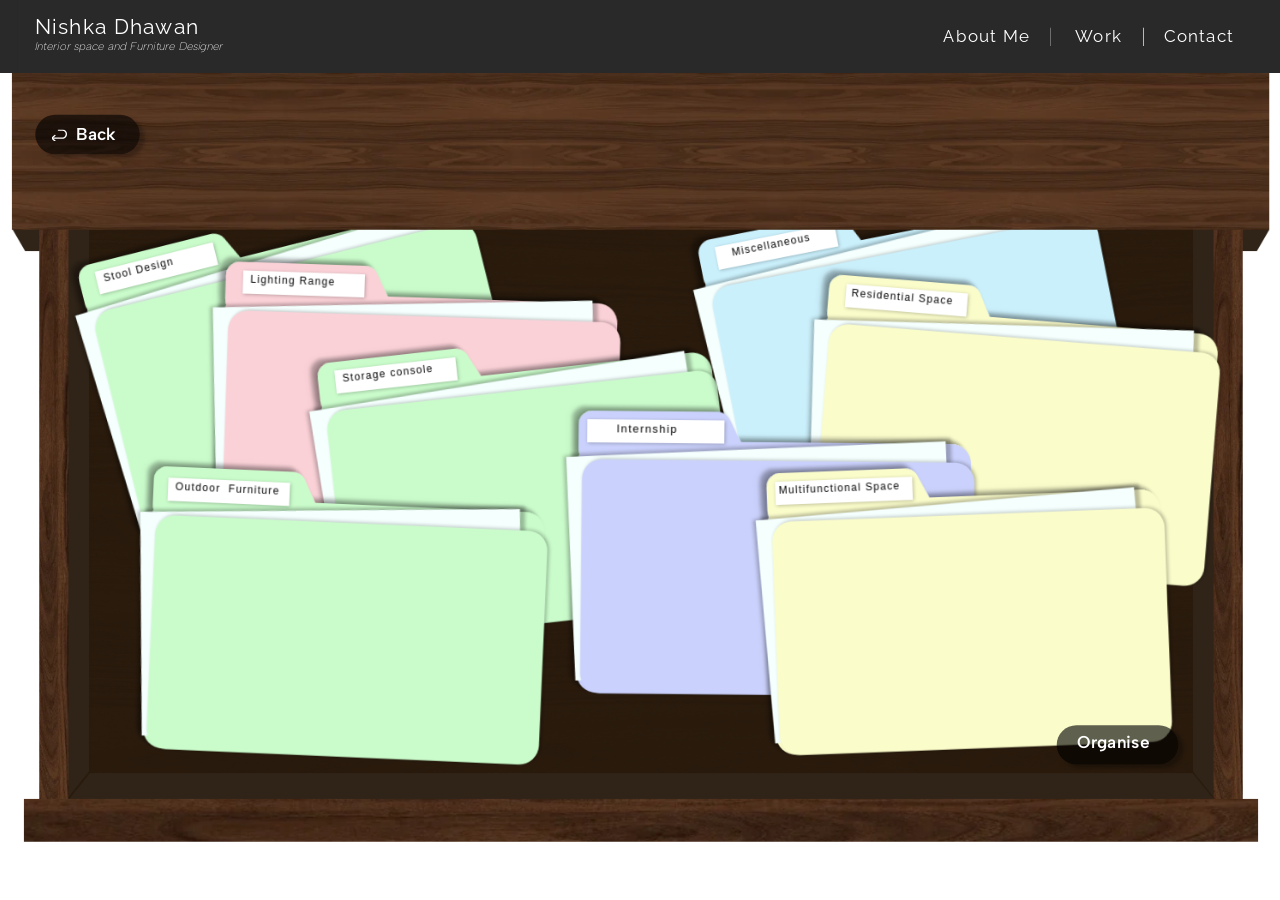
<file: projects.html>
<!doctype html>
<html lang="en">
<head>
<meta charset="utf-8">
<meta name="viewport" content="width=device-width, initial-scale=1">
<title>Projects — Nishka Dhawan</title>
<meta name="description" content="Furniture and interior projects by Nishka Dhawan: stool, lighting, storage, outdoor furniture, residential and co-living spaces, internship work.">
<meta name="theme-color" content="#29292a">
<link rel="preconnect" href="https://fonts.googleapis.com">
<link rel="preconnect" href="https://fonts.gstatic.com" crossorigin>
<link rel="stylesheet" href="https://fonts.googleapis.com/css2?family=Albert+Sans:ital,wght@0,100..900;1,100..900&family=Raleway:ital,wght@0,100..900;1,100..900&family=Poppins:wght@400;600;700&family=Lato&family=IBM+Plex+Sans&family=Junge&family=Sahitya:wght@400;700&family=Outfit:wght@400;600&family=Datatype&display=swap">
<link rel="stylesheet" href="assets/site.css?v=e8708891">
<link rel="icon" href="data:image/svg+xml,%3Csvg xmlns='http://www.w3.org/2000/svg' viewBox='0 0 64 64'%3E%3Crect width='64' height='64' rx='14' fill='%2329292a'/%3E%3Cpath d='M20 46V18h4.6l15 20.4V18H44v28h-4.6l-15-20.4V46z' fill='%23fff'/%3E%3C/svg%3E">
<meta property="og:type" content="website">
<meta property="og:title" content="Projects — Nishka Dhawan">
<meta property="og:description" content="Furniture and interior projects by Nishka Dhawan: stool, lighting, storage, outdoor furniture, residential and co-living spaces, internship work.">
<meta property="og:image" content="https://nishka0102.github.io/assets/og.jpg">
<meta property="og:image:width" content="1200">
<meta property="og:image:height" content="630">
<meta name="twitter:card" content="summary_large_image">
<script>(function(d){var m=matchMedia('(max-width:760px) and (orientation:portrait) and (hover:none)').matches;var sw=d.clientWidth/1440;var s=m?sw:Math.min(sw,d.clientHeight/1050);d.style.setProperty('--s',s);d.style.setProperty('--edge',Math.max(0,(d.clientWidth/s-1440)/2)+'px');if(m)d.classList.add('m');if('CSSViewTransitionRule' in window)d.classList.add('vt');if(location.hash==='#organised')d.classList.add('tidy')})(document.documentElement)</script>
<style>.page-drawer{--inh:2511.0536px;--dh:2869.0536px}</style>
</head>
<body class="page-drawer" style="--h:1050">
<header class="m-bar"><a class="m-back" href="index.html" aria-label="Back to the desk"><span aria-hidden="true">&#8249;</span> Home</a><nav class="m-nav" aria-label="Menu"><a href="index.html#about">About Me</a><a href="#organised">Work</a><button class="m-contact" type="button" aria-expanded="false" aria-controls="m-menu">Contact</button></nav>
<nav class="m-menu" id="m-menu" aria-label="Contact"><a href="mailto:nishkadhawan05@gmail.com">nishkadhawan05@gmail.com</a><a href="https://www.linkedin.com/in/nishka-dhawan-3baaa3337/" target="_blank" rel="noopener">LinkedIn</a><a href="https://www.behance.net/nishkadhawan05" target="_blank" rel="noopener">Behance</a><a href="tel:+918295708557">+91 8295708557</a></nav></header><div class="fit"><main class="stage"><div class="layer scene"><div class="bleed bleed-white" aria-hidden="true"></div><div style="position:absolute;display:contents;left:1px;top:268px"><div class="dr-in" style="position:absolute;background-color:#271a0c;height:664px;left:36px;top:268px;width:1370px"></div><div class="dr-tex" style="position:absolute;height:664px;left:36px;top:268px;width:1370px"><img src="assets/img/85841443a0cf.webp" alt="" decoding="async" draggable="false" style="position:absolute;inset:0;max-width:none;object-fit:cover;opacity:0.04;pointer-events:none;width:100%;height:100%"></div><div class="dr-bottom" style="position:absolute;height:50px;left:1px;top:932px;width:1440px"><img src="assets/img/1da4e195eb17.webp" alt="" decoding="async" draggable="false" style="position:absolute;inset:0;max-width:none;object-fit:cover;pointer-events:none;width:100%;height:100%"></div><div style="position:absolute;height:664px;left:19px;top:268px;width:34px"><img src="assets/img/cbe57f26d145.webp" alt="" decoding="async" draggable="false" style="position:absolute;inset:0;max-width:none;object-fit:cover;pointer-events:none;width:100%;height:100%"></div><div style="position:absolute;height:664px;left:1389px;top:268px;width:34px"><img src="assets/img/cbe57f26d145.webp" alt="" decoding="async" draggable="false" style="position:absolute;inset:0;max-width:none;object-fit:cover;pointer-events:none;width:100%;height:100%"></div><div style="position:absolute;height:30px;left:54px;top:902px;width:1335px"><img src="assets/img/b4ba458ea3f0.svg" alt="" decoding="async" draggable="false" style="position:absolute;display:block;inset:0;max-width:none;width:100%;height:100%"></div><div style="position:absolute;height:662px;left:53px;top:268px;width:24px"><img src="assets/img/8671daaff9c6.svg" alt="" decoding="async" draggable="false" style="position:absolute;display:block;inset:0;max-width:none;width:100%;height:100%"></div><div style="position:absolute;display:flex;height:662px;align-items:center;justify-content:center;left:1365px;top:268px;width:24px"><div style="flex:none;rotate:180deg;scale:1 -1"><div style="height:662px;position:relative;width:24px"><img src="assets/img/3ce2aa8b2c30.svg" alt="" decoding="async" draggable="false" style="position:absolute;display:block;inset:0;max-width:none;width:100%;height:100%"></div></div></div></div><a class="folder" href="projects/interstice.html" aria-label="Stool Design — Interstice" style="left:80.91px;top:252.87px;width:476.068px;height:329.745px;--r1:-14.056deg;--r2:0deg;--tx:-90.9px;--ty:-22.2px;--k:0.6096;--i:0;--mx:55.3px;--my:137.9px;--mk:1.32;--mr:-1.6deg"><div style="position:absolute;inset:0;filter:drop-shadow(-3px -1px 2px rgba(0,0,0,0.25))"><div data-name="Folder" style="position:absolute;display:contents;inset:0"><div style="position:absolute;inset:0 0.92% 0.15% 2.88%"><div style="position:absolute;inset:-2.73% 0 0 -2.4%"><img src="assets/img/becbe83e128f.svg" alt="" decoding="async" draggable="false" style="display:block;max-width:none;width:100%;height:100%"></div></div><div style="position:absolute;display:flex;inset:9.62% 4.4% 4.6% 0;align-items:center;justify-content:center;container-type:size"><div style="flex:none;height:hypot(2.87427cqw,92.1569cqh);rotate:-2.87deg;width:hypot(97.1257cqw,-7.84308cqh)"><div style="background-color:#f4fffe;position:relative;box-shadow:6px -3px 4px 0px rgba(0,0,0,0.25);width:100%;height:100%"></div></div></div><div style="position:absolute;display:flex;inset:17.33% 0 0 3.8%;align-items:center;justify-content:center;container-type:size"><div style="flex:none;height:100cqw;rotate:90deg;width:100cqh"><div style="background-color:#cafccb;position:relative;border-radius:23px;box-shadow:-1px -2px 4px 0px rgba(0,0,0,0.25);width:100%;height:100%"></div></div></div></div><div style="position:absolute;background-color:#fff;inset:2.98% 63.12% 88.83% 7.05%;box-shadow:1px 1px 4px 0px rgba(0,0,0,0.25)"></div><p style="word-break:break-word;position:absolute;font-family:'Datatype', sans-serif;font-weight:400;inset:4.5% 60.6% 89.44% 8.94%;line-height:99.98500061035156%;font-size:12px;color:#000;letter-spacing:1.32px;font-variation-settings:&quot;wdth&quot; 100">Stool Design</p><span class="preview" aria-hidden="true" style="left:44.9px;top:81.8px;width:388.4px;height:218.47px"><img src="assets/img/6d23d5aca4a6.webp" alt="" loading="lazy" decoding="async" draggable="false"></span><span class="m-cap" aria-hidden="true"><b>Interstice</b><i>Stool Design</i></span></div></a><a class="folder" href="projects/saumira.html" aria-label="Lighting Range — Saumira" style="left:218.21px;top:311.61px;width:476.068px;height:329.745px;--r1:1.853deg;--r2:0deg;--tx:80.2px;--ty:-80.8px;--k:0.6108;--i:1;--mx:609.6px;--my:79.1px;--mk:1.32;--mr:1.4deg"><div style="position:absolute;inset:0;filter:drop-shadow(-3px -1px 2px rgba(0,0,0,0.25))"><div data-name="Folder" style="position:absolute;display:contents;inset:0"><div style="position:absolute;inset:0 0.92% 0.15% 2.88%"><div style="position:absolute;inset:-2.73% 0 0 -2.4%"><img src="assets/img/3e0f653b29fc.svg" alt="" decoding="async" draggable="false" style="display:block;max-width:none;width:100%;height:100%"></div></div><div style="position:absolute;display:flex;inset:9.62% 4.4% 4.6% 0;align-items:center;justify-content:center;container-type:size"><div style="flex:none;height:hypot(2.87427cqw,92.1569cqh);rotate:-2.87deg;width:hypot(97.1257cqw,-7.84308cqh)"><div style="background-color:#f4fffe;position:relative;box-shadow:6px -3px 4px 0px rgba(0,0,0,0.25);width:100%;height:100%"></div></div></div><div style="position:absolute;display:flex;inset:17.33% 0 0 3.8%;align-items:center;justify-content:center;container-type:size"><div style="flex:none;height:100cqw;rotate:90deg;width:100cqh"><div style="background-color:#fad1d7;position:relative;border-radius:23px;box-shadow:-1px -2px 4px 0px rgba(0,0,0,0.25);width:100%;height:100%"></div></div></div></div><div style="position:absolute;background-color:#fff;inset:2.98% 63.12% 88.83% 7.05%;box-shadow:1px 1px 4px 0px rgba(0,0,0,0.25)"></div><p style="word-break:break-word;position:absolute;font-family:'Datatype', sans-serif;font-weight:400;inset:4.5% 60.6% 89.44% 8.94%;line-height:99.98500061035156%;font-size:12px;color:#000;letter-spacing:1.32px;font-variation-settings:&quot;wdth&quot; 100">Lighting Range</p><span class="preview" aria-hidden="true" style="left:56.6px;top:80.6px;width:387px;height:217.69px"><img src="assets/img/4ab4e8125792.webp" alt="" loading="lazy" decoding="async" draggable="false"></span><span class="m-cap" aria-hidden="true"><b>Saumira</b><i>Lighting Range</i></span></div></a><a class="folder" href="projects/kalakart.html" aria-label="Storage Console — कलाKart" style="left:344.72px;top:399.22px;width:476.068px;height:329.745px;--r1:-6.326deg;--r2:0deg;--tx:610.7px;--ty:106.8px;--k:0.6239;--i:2;--mx:-208.5px;--my:601.8px;--mk:1.32;--mr:1.2deg"><div style="position:absolute;inset:0;filter:drop-shadow(-3px -1px 2px rgba(0,0,0,0.25))"><div data-name="Folder" style="position:absolute;display:contents;inset:0"><div style="position:absolute;inset:0 0.92% 0.15% 2.88%"><div style="position:absolute;inset:-2.73% 0 0 -2.4%"><img src="assets/img/becbe83e128f.svg" alt="" decoding="async" draggable="false" style="display:block;max-width:none;width:100%;height:100%"></div></div><div style="position:absolute;display:flex;inset:9.62% 4.4% 4.6% 0;align-items:center;justify-content:center;container-type:size"><div style="flex:none;height:hypot(2.87427cqw,92.1569cqh);rotate:-2.87deg;width:hypot(97.1257cqw,-7.84308cqh)"><div style="background-color:#f4fffe;position:relative;box-shadow:6px -3px 4px 0px rgba(0,0,0,0.25);width:100%;height:100%"></div></div></div><div style="position:absolute;display:flex;inset:17.33% 0 0 3.8%;align-items:center;justify-content:center;container-type:size"><div style="flex:none;height:100cqw;rotate:90deg;width:100cqh"><div style="background-color:#cafccb;position:relative;border-radius:23px;box-shadow:-1px -2px 4px 0px rgba(0,0,0,0.25);width:100%;height:100%"></div></div></div></div><div style="position:absolute;background-color:#fff;inset:2.98% 63.13% 88.83% 7.04%;box-shadow:1px 1px 4px 0px rgba(0,0,0,0.25)"></div><p style="word-break:break-word;position:absolute;font-family:'Datatype', sans-serif;font-weight:400;inset:4.5% 60.61% 89.44% 8.93%;line-height:99.98500061035156%;font-size:12px;color:#000;letter-spacing:1.32px;font-variation-settings:&quot;wdth&quot; 100">Storage console</p><span class="preview" aria-hidden="true" style="left:46.4px;top:82.4px;width:388.6px;height:218.59px"><img src="assets/img/13e0c070b739.webp" alt="" loading="lazy" decoding="async" draggable="false"></span><span class="m-cap" aria-hidden="true"><b>कलाKart</b><i>Storage Console</i></span></div></a><a class="folder" href="projects/viraam.html" aria-label="Outdoor Furniture — Viraam" style="left:131.91px;top:553.15px;width:476.068px;height:329.745px;--r1:2.48deg;--r2:0deg;--tx:-156.1px;--ty:-48.6px;--k:0.621;--i:3;--mx:695.9px;--my:447.9px;--mk:1.32;--mr:-1.8deg"><div style="position:absolute;inset:0;filter:drop-shadow(-3px -1px 2px rgba(0,0,0,0.25))"><div data-name="Folder" style="position:absolute;display:contents;inset:0"><div style="position:absolute;inset:0 0.92% 0.15% 2.88%"><div style="position:absolute;inset:-2.73% 0 0 -2.4%"><img src="assets/img/becbe83e128f.svg" alt="" decoding="async" draggable="false" style="display:block;max-width:none;width:100%;height:100%"></div></div><div style="position:absolute;display:flex;inset:9.62% 4.4% 4.6% 0;align-items:center;justify-content:center;container-type:size"><div style="flex:none;height:hypot(2.87427cqw,92.1569cqh);rotate:-2.87deg;width:hypot(97.1257cqw,-7.84308cqh)"><div style="background-color:#f4fffe;position:relative;box-shadow:6px -3px 4px 0px rgba(0,0,0,0.25);width:100%;height:100%"></div></div></div><div style="position:absolute;display:flex;inset:17.33% 0 0 3.8%;align-items:center;justify-content:center;container-type:size"><div style="flex:none;height:100cqw;rotate:90deg;width:100cqh"><div style="background-color:#cafccb;position:relative;border-radius:23px;box-shadow:-1px -2px 4px 0px rgba(0,0,0,0.25);width:100%;height:100%"></div></div></div></div><div style="position:absolute;background-color:#fff;inset:3.9% 63.74% 87.91% 6.43%;box-shadow:1px 1px 4px 0px rgba(0,0,0,0.25)"></div><p style="word-break:break-word;position:absolute;font-family:'Datatype', sans-serif;font-weight:400;inset:5.42% 61.22% 88.52% 8.32%;line-height:99.98500061035156%;font-size:12px;color:#000;letter-spacing:1.32px;white-space:pre-wrap;font-variation-settings:&quot;wdth&quot; 100">Outdoor  Furniture</p><span class="preview" aria-hidden="true" style="left:45.46px;top:79.17px;width:402.76px;height:226.55px"><img src="assets/img/868ee41d3a29.webp" alt="" loading="lazy" decoding="async" draggable="false"></span><span class="m-cap" aria-hidden="true"><b>Viraam</b><i>Outdoor Furniture</i></span></div></a><a class="folder" href="projects/miscellaneous.html" aria-label="Miscellaneous — Miscellaneous" style="left:799.38px;top:235.9px;width:476.068px;height:329.745px;--r1:-11.144deg;--r2:0deg;--tx:152.4px;--ty:-4.6px;--k:0.6378;--i:4;--mx:-663.2px;--my:1375.4px;--mk:1.32;--mr:-1.3deg"><div style="position:absolute;inset:0;filter:drop-shadow(-3px -1px 2px rgba(0,0,0,0.25))"><div data-name="Folder" style="position:absolute;display:contents;inset:0"><div style="position:absolute;inset:0 0.92% 0.15% 2.88%"><div style="position:absolute;inset:-2.73% 0 0 -2.4%"><img src="assets/img/c40bb6c48539.svg" alt="" decoding="async" draggable="false" style="display:block;max-width:none;width:100%;height:100%"></div></div><div style="position:absolute;display:flex;inset:9.62% 4.4% 4.6% 0;align-items:center;justify-content:center;container-type:size"><div style="flex:none;height:hypot(2.87427cqw,92.1569cqh);rotate:-2.87deg;width:hypot(97.1257cqw,-7.84308cqh)"><div style="background-color:#f4fffe;position:relative;box-shadow:6px -3px 4px 0px rgba(0,0,0,0.25);width:100%;height:100%"></div></div></div><div style="position:absolute;display:flex;inset:17.33% 0 0 3.8%;align-items:center;justify-content:center;container-type:size"><div style="flex:none;height:100cqw;rotate:90deg;width:100cqh"><div style="background-color:#caf0fc;position:relative;border-radius:23px;box-shadow:-1px -2px 4px 0px rgba(0,0,0,0.25);width:100%;height:100%"></div></div></div></div><div style="position:absolute;background-color:#fff;inset:2.98% 63.12% 88.83% 7.05%;box-shadow:1px 1px 4px 0px rgba(0,0,0,0.25)"></div><p style="word-break:break-word;position:absolute;font-family:'Datatype', sans-serif;font-weight:400;inset:4.61% 58.5% 89.32% 11.04%;line-height:99.98500061035156%;font-size:12px;color:#000;letter-spacing:1.32px;font-variation-settings:&quot;wdth&quot; 100">Miscellaneous</p><span class="preview" aria-hidden="true" style="left:51.6px;top:83.9px;width:387.1px;height:217.74px"><img src="assets/img/0d16822019d7.webp" alt="" loading="lazy" decoding="async" draggable="false"></span><span class="m-cap" aria-hidden="true"><b>Miscellaneous</b></span></div></a><a class="folder" href="projects/microhouse.html" aria-label="Residential Space — Microhouse" style="left:914.38px;top:337.44px;width:476.068px;height:329.745px;--r1:4.569deg;--r2:0deg;--tx:-286.4px;--ty:-108.8px;--k:0.6217;--i:5;--mx:-86.6px;--my:1273.8px;--mk:1.32;--mr:1.7deg"><div style="position:absolute;inset:0;filter:drop-shadow(-3px -1px 2px rgba(0,0,0,0.25))"><div data-name="Folder" style="position:absolute;display:contents;inset:0"><div style="position:absolute;inset:0 0.92% 0.15% 2.88%"><div style="position:absolute;inset:-2.73% 0 0 -2.4%"><img src="assets/img/a62ef78d8f2a.svg" alt="" decoding="async" draggable="false" style="display:block;max-width:none;width:100%;height:100%"></div></div><div style="position:absolute;display:flex;inset:9.62% 4.4% 4.6% 0;align-items:center;justify-content:center;container-type:size"><div style="flex:none;height:hypot(2.87427cqw,92.1569cqh);rotate:-2.87deg;width:hypot(97.1257cqw,-7.84308cqh)"><div style="background-color:#f4fffe;position:relative;box-shadow:6px -3px 4px 0px rgba(0,0,0,0.25);width:100%;height:100%"></div></div></div><div style="position:absolute;display:flex;inset:17.33% 0 0 3.8%;align-items:center;justify-content:center;container-type:size"><div style="flex:none;height:100cqw;rotate:90deg;width:100cqh"><div style="background-color:#fafcca;position:relative;border-radius:23px;box-shadow:-1px -2px 4px 0px rgba(0,0,0,0.25);width:100%;height:100%"></div></div></div></div><div style="position:absolute;background-color:#fff;inset:2.98% 63.13% 88.83% 7.04%;box-shadow:1px 1px 4px 0px rgba(0,0,0,0.25)"></div><p style="word-break:break-word;position:absolute;font-family:'Datatype', sans-serif;font-weight:400;inset:4.56% 61.03% 89.37% 8.52%;line-height:99.98500061035156%;font-size:12px;color:#000;letter-spacing:1.32px;font-variation-settings:&quot;wdth&quot; 100">Residential Space</p><span class="preview" aria-hidden="true" style="left:50.9px;top:75.6px;width:386.8px;height:217.58px"><img src="assets/img/eee12bdbcb20.webp" alt="" loading="lazy" decoding="async" draggable="false"></span><span class="m-cap" aria-hidden="true"><b>Microhouse</b><i>Residential Space</i></span></div></a><div style="position:absolute;height:268px;left:-13px;top:0;width:1467px"><img src="assets/img/4c9011f69d6a.webp" alt="" decoding="async" draggable="false" style="position:absolute;inset:0;max-width:none;width:100%;height:100%;pointer-events:none"></div><a class="folder" href="projects/internship.html" aria-label="Internship — Internship" style="left:625.96px;top:471.45px;width:490.115px;height:350.372px;--r1:-1.997deg;--r2:-2.52deg;--tx:-5.9px;--ty:17.9px;--k:0.633;--i:7;--mx:194.8px;--my:1739.8px;--mk:1.32;--mr:-3.7199999999999998deg"><div style="position:absolute;inset:0"><div style="position:absolute;display:flex;inset:0;align-items:center;justify-content:center;container-type:size"><div style="flex:none;height:hypot(-2.96017cqw,94.0217cqh);rotate:2.52deg;width:hypot(97.0398cqw,5.97829cqh)"><div style="position:relative;width:100%;height:100%;filter:drop-shadow(-3px -1px 2px rgba(0,0,0,0.25))"><div data-name="Folder" style="position:absolute;display:contents;inset:0"><div style="position:absolute;inset:0 0.92% 0.15% 2.88%"><div style="position:absolute;inset:-2.73% 0 0 -2.4%"><img src="assets/img/6889dbe661a6.svg" alt="" decoding="async" draggable="false" style="display:block;max-width:none;width:100%;height:100%"></div></div><div style="position:absolute;display:flex;inset:9.62% 4.4% 4.6% 0;align-items:center;justify-content:center;container-type:size"><div style="flex:none;height:hypot(2.87427cqw,92.1569cqh);rotate:-2.87deg;width:hypot(97.1257cqw,-7.84308cqh)"><div style="background-color:#f4fffe;position:relative;box-shadow:6px -3px 4px 0px rgba(0,0,0,0.25);width:100%;height:100%"></div></div></div><div style="position:absolute;display:flex;inset:17.33% 0 0 3.8%;align-items:center;justify-content:center;container-type:size"><div style="flex:none;height:100cqw;rotate:90deg;width:100cqh"><div style="background-color:#cad1fc;position:relative;border-radius:23px;box-shadow:-1px -2px 4px 0px rgba(0,0,0,0.25);width:100%;height:100%"></div></div></div></div><div style="position:absolute;inset:2.98% 61.35% 88.83% 5.04%"><div style="position:absolute;inset:-11.11% -3.13% -18.51% -1.88%"><img src="assets/img/1c09f3940bde.svg" alt="" decoding="async" draggable="false" style="display:block;max-width:none;width:100%;height:100%"></div></div><p style="word-break:break-word;position:absolute;font-family:'Datatype', sans-serif;font-weight:400;inset:4.52% 57.14% 89.41% 5.88%;line-height:99.98500061035156%;font-size:13px;color:#000;letter-spacing:1.43px;white-space:pre-wrap;font-variation-settings:&quot;wdth&quot; 100">      Internship</p><span class="preview" aria-hidden="true" style="left:50px;top:81px;width:387px;height:217.69px"><img src="assets/img/a499e5532480.webp" alt="" loading="lazy" decoding="async" draggable="false"></span></div></div></div><span class="m-cap" aria-hidden="true"><b>Internship</b></span></div></a><a class="folder" href="projects/zenith.html" aria-label="Multifunctional Space — Zenith Co-living" style="left:859.05px;top:543.86px;width:476.068px;height:329.745px;--r1:-2.162deg;--r2:0deg;--tx:-560.1px;--ty:-40.6px;--k:0.6134;--i:6;--mx:-722.9px;--my:1677.7px;--mk:1.32;--mr:1.5deg"><div style="position:absolute;inset:0;filter:drop-shadow(-3px -1px 2px rgba(0,0,0,0.25))"><div data-name="Folder" style="position:absolute;display:contents;inset:0"><div style="position:absolute;inset:0 0.92% 0.15% 2.88%"><div style="position:absolute;inset:-2.73% 0 0 -2.4%"><img src="assets/img/a62ef78d8f2a.svg" alt="" decoding="async" draggable="false" style="display:block;max-width:none;width:100%;height:100%"></div></div><div style="position:absolute;display:flex;inset:9.62% 4.4% 4.6% 0;align-items:center;justify-content:center;container-type:size"><div style="flex:none;height:hypot(2.87427cqw,92.1569cqh);rotate:-2.87deg;width:hypot(97.1257cqw,-7.84308cqh)"><div style="background-color:#f4fffe;position:relative;box-shadow:6px -3px 4px 0px rgba(0,0,0,0.25);width:100%;height:100%"></div></div></div><div style="position:absolute;display:flex;inset:17.33% 0 0 3.8%;align-items:center;justify-content:center;container-type:size"><div style="flex:none;height:100cqw;rotate:90deg;width:100cqh"><div style="background-color:#fafcca;position:relative;border-radius:23px;box-shadow:-1px -2px 4px 0px rgba(0,0,0,0.25);width:100%;height:100%"></div></div></div></div><div style="position:absolute;inset:2.98% 61.35% 88.83% 5.04%"><div style="position:absolute;inset:-11.11% -3.13% -18.51% -1.88%"><img src="assets/img/1c09f3940bde.svg" alt="" decoding="async" draggable="false" style="display:block;max-width:none;width:100%;height:100%"></div></div><p style="word-break:break-word;position:absolute;font-family:'Datatype', sans-serif;font-weight:400;inset:4.52% 57.14% 89.41% 5.88%;line-height:99.98500061035156%;font-size:12px;color:#000;letter-spacing:1.32px;font-variation-settings:&quot;wdth&quot; 100">Multifunctional Space</p><span class="preview" aria-hidden="true" style="left:54px;top:85.9px;width:380.5px;height:214.03px"><img src="assets/img/7f445063f385.webp" alt="" loading="lazy" decoding="async" draggable="false"></span><span class="m-cap" aria-hidden="true"><b>Zenith Co-living</b><i>Multifunctional Space</i></span></div></a><div style="position:absolute;height:25px;left:-12px;top:268px;width:31px"><img src="assets/img/99a0cbc70e63.svg" alt="" decoding="async" draggable="false" style="position:absolute;display:block;inset:0;max-width:none;width:100%;height:100%"></div><div style="position:absolute;display:flex;height:25px;align-items:center;justify-content:center;left:1423px;top:268px;width:31px"><div style="flex:none;rotate:180deg;scale:1 -1"><div style="height:25px;position:relative;width:31px"><img src="assets/img/ce378f4125b6.svg" alt="" decoding="async" draggable="false" style="position:absolute;display:block;inset:0;max-width:none;width:100%;height:100%"></div></div></div></div><a class="back" href="index.html" aria-label="Back to the desk" style="position:absolute;left:31px;top:134px;width:122px;height:46px;display:block"><span class="rebase" style="position:absolute;left:-31px;top:-134px;width:1440px;height:1050px;pointer-events:none;display:block"><div style="position:absolute;background-color:rgba(0,0,0,0.62);height:46px;left:31px;border-radius:29px;box-shadow:6px 4px 4px 0px rgba(0,0,0,0.25);top:134px;width:122px"></div><div data-name="Group" style="position:absolute;inset:14.48% 95.35% 84.38% 3.54%"><div style="position:absolute;inset:-6.25% -4.69%"><img src="assets/img/f6514d470e2d.svg" alt="" decoding="async" draggable="false" style="display:block;max-width:none;width:100%;height:100%"></div></div><p style="word-break:break-word;position:absolute;font-family:'Albert Sans', sans-serif;font-weight:600;height:31px;line-height:normal;left:79px;font-size:20px;text-align:left;color:#fff;top:144px;width:70px">Back</p></span></a><button class="back organise" type="button" aria-pressed="false" aria-label="Tidy the drawer" style="position:absolute;left:1206px;top:846px;width:142px;height:46px;display:block"><span class="rebase" style="position:absolute;left:-1206px;top:-846px;width:1440px;height:1050px;pointer-events:none;display:block"><div style="position:absolute;background-color:rgba(0,0,0,0.62);height:46px;left:1206px;border-radius:29px;box-shadow:6px 4px 4px 0px rgba(0,0,0,0.25);top:846px;width:142px"></div><p style="word-break:break-word;position:absolute;font-family:'Albert Sans', sans-serif;font-weight:600;height:31px;line-height:normal;left:1230px;font-size:20px;text-align:left;color:#fff;top:854px;width:122.213px">Organise</p></span></button><header class="layer banner"><div style="position:absolute;background-color:#29292a;height:85px;left:-6px;top:0;width:1452px"></div><a class="brand" href="index.html" aria-label="Nishka Dhawan — home" style="position:absolute;left:15px;top:14px;width:250px;height:56px;display:block"><span class="rebase" style="position:absolute;left:-15px;top:-14px;width:1440px;height:1050px;pointer-events:none;display:block"><p style="word-break:break-word;position:absolute;font-family:'Raleway', sans-serif;font-weight:400;line-height:99.98500061035156%;left:21px;font-size:24px;text-align:left;color:#fff;top:20px;letter-spacing:1.44px;white-space:nowrap">Nishka Dhawan</p><p style="word-break:break-word;position:absolute;font-family:'Albert Sans', sans-serif;font-weight:200;font-style:italic;line-height:99.98500061035156%;left:21px;font-size:13px;text-align:left;color:#fff;top:48px;white-space:nowrap">Interior space and Furniture Designer</p></span></a><div class="nav-r" style="position:absolute;left:0;top:0;width:1440px;height:0"><a class="nav-link" href="index.html#about" style="word-break:break-word;position:absolute;font-family:'Raleway', sans-serif;font-weight:400;line-height:0;left:1065px;font-size:20px;text-align:left;color:#fff;top:33px;letter-spacing:1.2px;white-space:nowrap"><p style="line-height:99.98500061035156%">About Me</p></a><div aria-hidden="true" style="position:absolute;display:flex;height:22px;align-items:center;justify-content:center;left:1190px;top:32px;width:0"><div style="flex:none;rotate:90deg"><div style="height:0;position:relative;width:22px"><div style="position:absolute;inset:-1px 0 0 0"><img src="assets/img/9c39c3b0b4df.svg" alt="" decoding="async" draggable="false" style="display:block;max-width:none;width:100%;height:100%"></div></div></div></div><a class="nav-link" href="#organised" style="word-break:break-word;position:absolute;font-family:'Raleway', sans-serif;font-weight:400;line-height:99.98500061035156%;left:1219px;font-size:20px;text-align:left;color:#fff;top:33px;letter-spacing:1.2px;white-space:nowrap">Work</a><div aria-hidden="true" style="position:absolute;display:flex;height:22px;align-items:center;justify-content:center;left:1298px;top:32px;width:0"><div style="flex:none;rotate:90deg"><div style="height:0;position:relative;width:22px"><div style="position:absolute;inset:-1px 0 0 0"><img src="assets/img/9c39c3b0b4df.svg" alt="" decoding="async" draggable="false" style="display:block;max-width:none;width:100%;height:100%"></div></div></div></div><button class="contact-toggle" type="button" aria-expanded="false" aria-controls="contact-menu" style="word-break:break-word;position:absolute;font-family:'Raleway', sans-serif;font-weight:400;line-height:0;left:1322px;font-size:20px;text-align:left;color:#fff;top:33px;letter-spacing:1.2px;white-space:nowrap"><p style="line-height:99.98500061035156%">Contact</p></button><div class="contact-underline" aria-hidden="true" style="position:absolute;height:0;left:1324px;top:58px;width:75px"><div style="position:absolute;inset:-1px 0 0 0"><img src="assets/img/711398a2add7.svg" alt="" decoding="async" draggable="false" style="display:block;max-width:none;width:100%;height:100%"></div></div><nav id="contact-menu" class="contact-menu" aria-label="Contact"><div class="contact-panel" style="position:absolute;background-color:#29292a;height:229px;left:1238px;opacity:0.86;border-radius:12px;top:93px;width:197px"></div><a class="contact-row" href="mailto:nishkadhawan05@gmail.com" style="position:absolute;left:1242px;top:108px;width:189px;height:50px;display:block"><span class="rebase" style="position:absolute;left:-1242px;top:-108px;width:1440px;height:1050px;pointer-events:none;display:block"><p style="word-break:break-word;position:absolute;font-family:'Albert Sans', sans-serif;font-weight:400;line-height:99.98500061035156%;left:1248px;font-size:16px;text-align:left;color:#fff;top:115px;letter-spacing:0.96px;white-space:nowrap">Email</p><p style="word-break:break-word;position:absolute;font-family:'Albert Sans', sans-serif;font-weight:300;line-height:99.98500061035156%;left:1248px;font-size:12px;text-align:left;color:#fff;top:139px;letter-spacing:0.72px;white-space:nowrap">nishkadhawan05@gmail.com</p></span></a><a class="contact-row" href="https://www.linkedin.com/in/nishka-dhawan-3baaa3337/" target="_blank" rel="noopener" style="position:absolute;left:1242px;top:164px;width:189px;height:36px;display:block"><span class="rebase" style="position:absolute;left:-1242px;top:-164px;width:1440px;height:1050px;pointer-events:none;display:block"><div style="word-break:break-word;position:absolute;font-family:'Albert Sans', sans-serif;font-weight:400;line-height:0;left:1249px;font-size:16px;text-align:left;color:#fff;top:173px;letter-spacing:0.96px;white-space:nowrap"><p style="line-height:99.98500061035156%">Linkedin</p></div></span></a><a class="contact-row" href="https://www.behance.net/nishkadhawan05" target="_blank" rel="noopener" style="position:absolute;left:1242px;top:204px;width:189px;height:36px;display:block"><span class="rebase" style="position:absolute;left:-1242px;top:-204px;width:1440px;height:1050px;pointer-events:none;display:block"><div style="word-break:break-word;position:absolute;font-family:'Albert Sans', sans-serif;font-weight:400;line-height:0;left:1249px;font-size:16px;text-align:left;color:#fff;top:213px;letter-spacing:0.96px;white-space:nowrap"><p style="line-height:99.98500061035156%">Behance</p></div></span></a><a class="contact-row" href="tel:+918295708557" style="position:absolute;left:1242px;top:245px;width:189px;height:50px;display:block"><span class="rebase" style="position:absolute;left:-1242px;top:-245px;width:1440px;height:1050px;pointer-events:none;display:block"><p style="word-break:break-word;position:absolute;font-family:'Albert Sans', sans-serif;font-weight:400;line-height:99.98500061035156%;left:1248px;font-size:16px;text-align:left;color:#fff;top:252px;letter-spacing:0.96px;white-space:nowrap">Phone</p><p style="word-break:break-word;position:absolute;font-family:'Albert Sans', sans-serif;font-weight:300;line-height:99.98500061035156%;left:1246px;font-size:12px;text-align:left;color:#fff;top:276px;letter-spacing:0.72px;white-space:nowrap">+91 8295708557</p></span></a></nav></div></header></main></div>
<script src="assets/site.js?v=d7dee14c" defer></script>
</body>
</html>
</file>
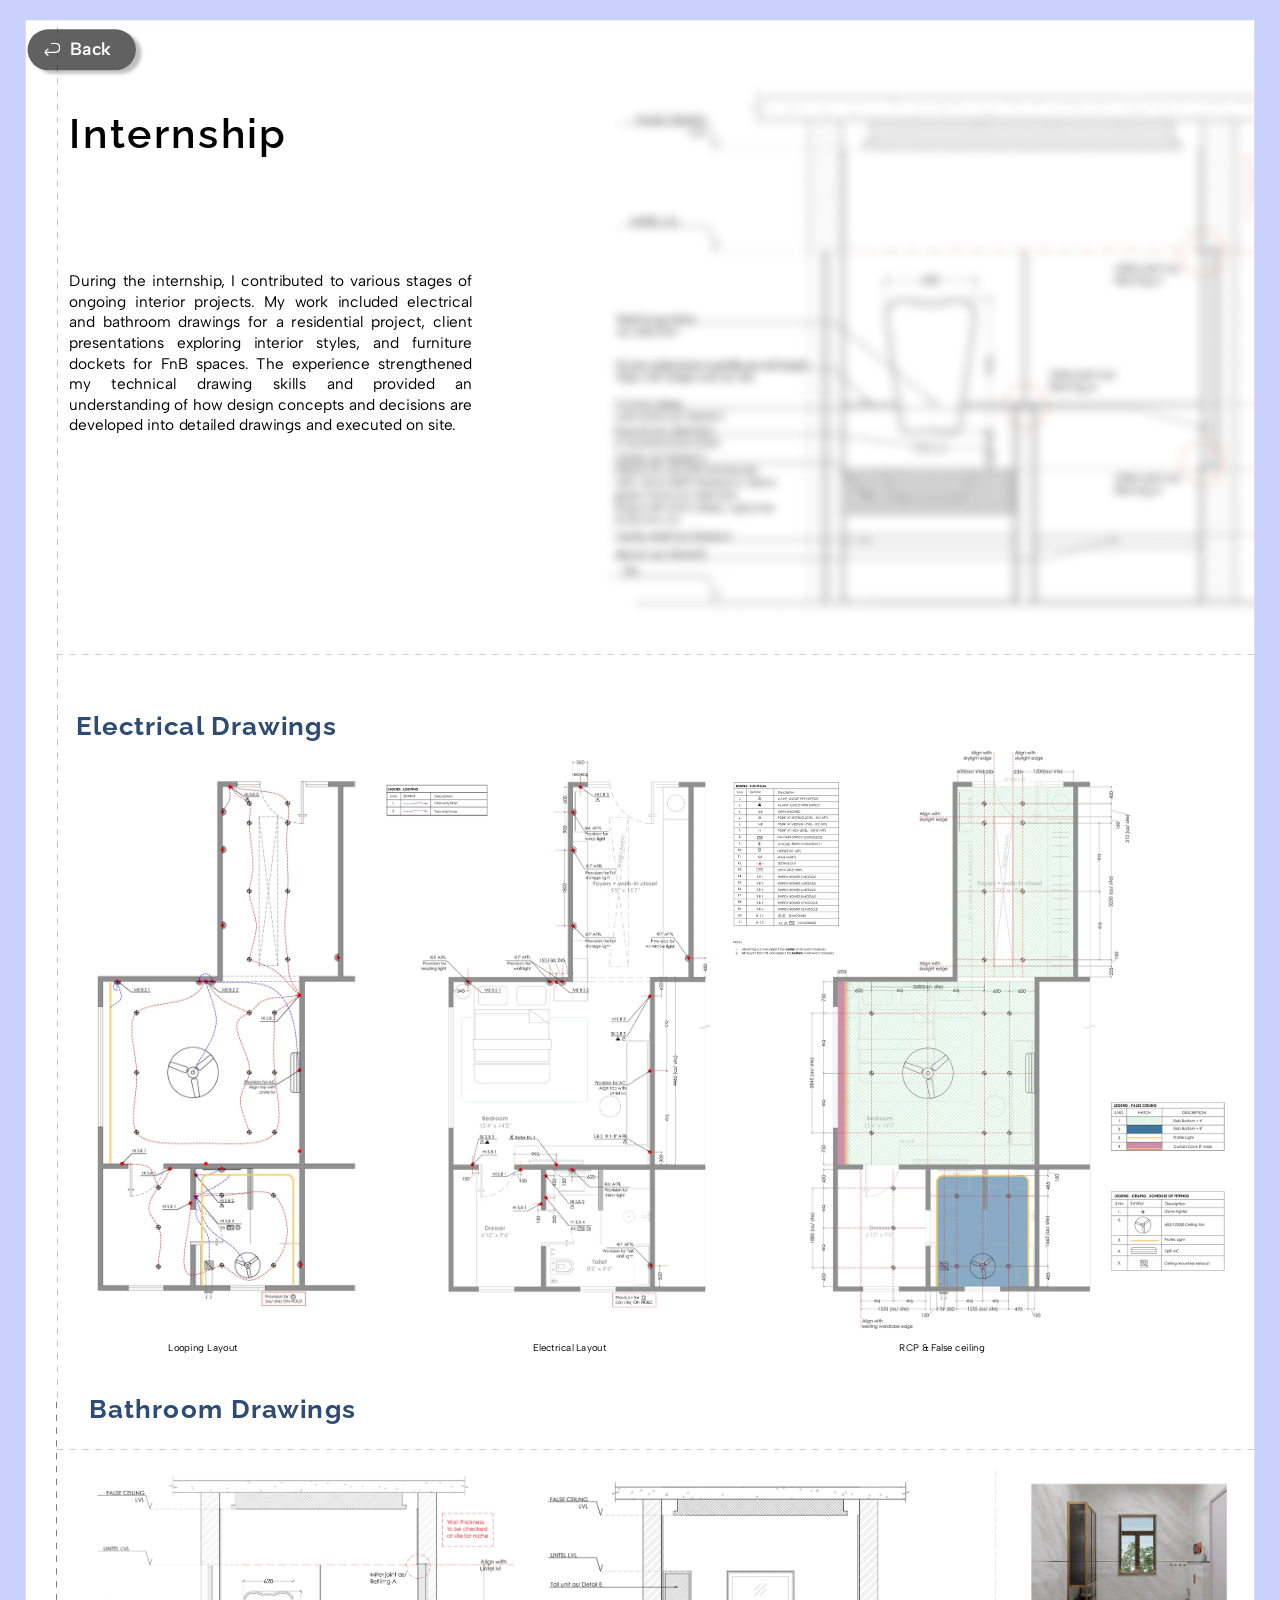
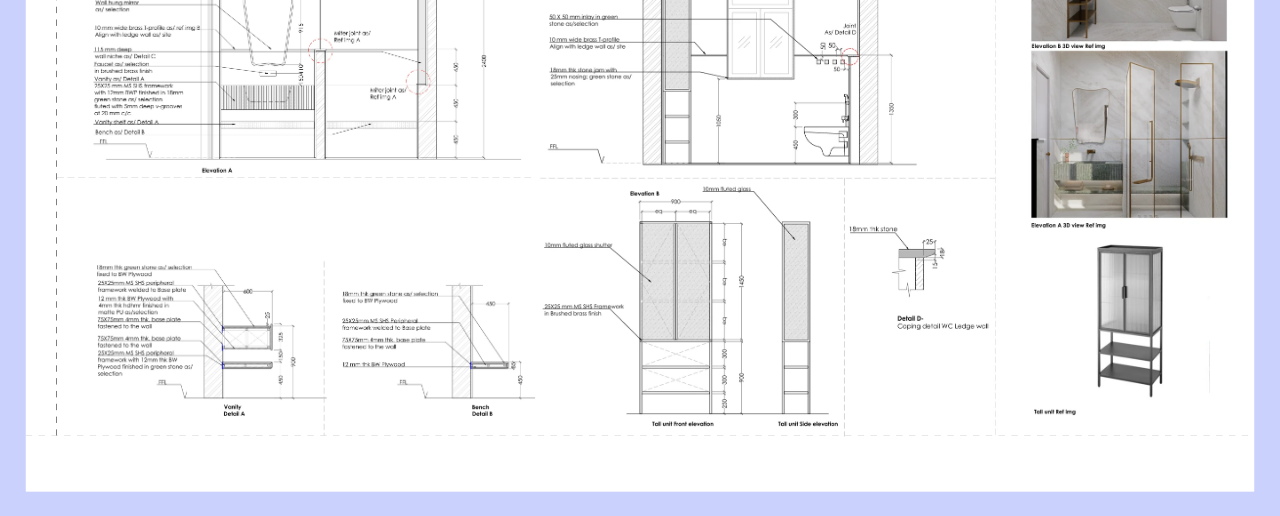
<file: projects/internship.html>
<!doctype html>
<html lang="en">
<head>
<meta charset="utf-8">
<meta name="viewport" content="width=device-width, initial-scale=1">
<title>Internship — Nishka Dhawan</title>
<meta name="description" content="Internship: a internship project by Nishka Dhawan.">
<meta name="theme-color" content="#29292a">
<link rel="preconnect" href="https://fonts.googleapis.com">
<link rel="preconnect" href="https://fonts.gstatic.com" crossorigin>
<link rel="stylesheet" href="https://fonts.googleapis.com/css2?family=Albert+Sans:ital,wght@0,100..900;1,100..900&family=Raleway:ital,wght@0,100..900;1,100..900&family=Poppins:wght@400;600;700&family=Lato&family=IBM+Plex+Sans&family=Junge&family=Sahitya:wght@400;700&family=Outfit:wght@400;600&family=Datatype&display=swap">
<link rel="stylesheet" href="../assets/site.css?v=e8708891">
<link rel="icon" href="data:image/svg+xml,%3Csvg xmlns='http://www.w3.org/2000/svg' viewBox='0 0 64 64'%3E%3Crect width='64' height='64' rx='14' fill='%2329292a'/%3E%3Cpath d='M20 46V18h4.6l15 20.4V18H44v28h-4.6l-15-20.4V46z' fill='%23fff'/%3E%3C/svg%3E">
<meta property="og:type" content="website">
<meta property="og:title" content="Internship — Nishka Dhawan">
<meta property="og:description" content="Internship: a internship project by Nishka Dhawan.">
<meta property="og:image" content="https://nishka0102.github.io/assets/og.jpg">
<meta property="og:image:width" content="1200">
<meta property="og:image:height" content="630">
<meta name="twitter:card" content="summary_large_image">
<script>(function(d){var m=matchMedia('(max-width:760px) and (orientation:portrait) and (hover:none)').matches;var sw=d.clientWidth/1440;var s=m?sw:sw;d.style.setProperty('--s',s);d.style.setProperty('--edge',Math.max(0,(d.clientWidth/s-1440)/2)+'px');if(m)d.classList.add('m');if('CSSViewTransitionRule' in window)d.classList.add('vt');if(location.hash==='#organised')d.classList.add('tidy')})(document.documentElement)</script>
</head>
<body class="page-project" style="--h:2381">
<header class="m-bar"><a class="m-back" href="../projects.html" aria-label="Back to projects"><span aria-hidden="true">&#8249;</span> Back</a><nav class="m-nav" aria-label="Menu"><a href="../index.html#about">About Me</a><a href="../projects.html#organised">Work</a><button class="m-contact" type="button" aria-expanded="false" aria-controls="m-menu">Contact</button></nav>
<nav class="m-menu" id="m-menu" aria-label="Contact"><a href="mailto:nishkadhawan05@gmail.com">nishkadhawan05@gmail.com</a><a href="https://www.linkedin.com/in/nishka-dhawan-3baaa3337/" target="_blank" rel="noopener">LinkedIn</a><a href="https://www.behance.net/nishkadhawan05" target="_blank" rel="noopener">Behance</a><a href="tel:+918295708557">+91 8295708557</a></nav></header><div class="fit"><main class="stage"><div data-name="Desktop - 29" style="background-color:#fff;position:relative;width:100%;height:100%"><div style="position:absolute;background-color:#cad1fc;height:3946px;left:0;top:0;width:1440px"></div><div style="position:absolute;background-color:#fff;height:2330px;left:29px;top:23px;width:1382px;overflow:clip"><div data-name="Slide 16:9 - 120" style="position:absolute;background-color:#fff;height:777.375px;left:0;overflow:clip;top:0;width:1382px"><p style="word-break:break-word;position:absolute;font-family:'Albert Sans', sans-serif;font-weight:400;height:203.635px;line-height:23.033px;left:48.87px;font-size:17.275px;color:#000;text-align:justify;top:calc(20% + 126.9px);width:453.426px">During the internship, I contributed to various stages of ongoing interior projects. My work included electrical and bathroom drawings for a residential project, client presentations exploring interior styles, and furniture dockets for FnB spaces. The experience strengthened my technical drawing skills and provided an understanding of how design concepts and decisions are developed into detailed drawings and executed on site.</p><p style="word-break:break-word;position:absolute;font-family:'Raleway', sans-serif;font-weight:600;line-height:normal;left:48.87px;font-size:46.067px;color:#000;top:100.05px;letter-spacing:2.764px;white-space:nowrap">Internship</p><div style="position:absolute;display:flex;height:805.447px;align-items:center;justify-content:center;left:35.3px;top:-13.58px;width:0"><div style="rotate:-90deg;flex:none"><div style="height:0;position:relative;width:805.447px"><div style="position:absolute;inset:-0.72px 0 0 0"><img src="../assets/img/a7470c822e4b.svg" alt="" decoding="async" draggable="false" style="display:block;max-width:none;width:100%;height:100%"></div></div></div></div><div style="position:absolute;height:0;left:35.3px;top:calc(80% + 92.18px);width:1346.703px"><div style="position:absolute;inset:-0.72px 0 0 0"><img src="../assets/img/ec4074d19f2c.svg" alt="" decoding="async" draggable="false" style="display:block;max-width:none;width:100%;height:100%"></div></div><div data-name="image 286" style="position:absolute;height:651.631px;left:calc(33.33% + 185.53px);top:21.72px;width:944.864px;filter:blur(5.43px)"><div style="position:absolute;inset:0;overflow:hidden;pointer-events:none"><img src="../assets/img/df0091f7d850.webp" alt="" decoding="async" draggable="false" style="position:absolute;height:161.94%;left:-0.02%;max-width:none;top:0;width:100.04%"></div></div></div><div data-name="Slide 16:9 - 125" style="position:absolute;background-color:#fff;height:777.375px;left:0;overflow:clip;top:776.53px;width:1382px"><div data-name="image 272" style="position:absolute;height:673.725px;left:calc(16.67% + 204.43px);top:16.53px;width:341.901px"><div style="position:absolute;inset:0;overflow:hidden;pointer-events:none"><img src="../assets/img/63d3aa106783.webp" alt="" loading="lazy" decoding="async" draggable="false" style="position:absolute;height:95.98%;left:-0.06%;max-width:none;top:4.02%;width:156.75%"></div></div><div data-name="image 273" style="position:absolute;height:683.082px;left:calc(50% + 182.83px);top:28.77px;width:369.253px"><div style="position:absolute;inset:0;overflow:hidden;pointer-events:none"><img src="../assets/img/c57c181f60be.webp" alt="" loading="lazy" decoding="async" draggable="false" style="position:absolute;height:100.03%;left:0;max-width:none;top:-0.02%;width:146.59%"></div></div><div data-name="image 276" style="position:absolute;height:105.809px;left:calc(83.33% + 61.9px);top:calc(60% + 64.04px);width:139.64px"><div style="position:absolute;inset:0;overflow:hidden;pointer-events:none"><img src="../assets/img/c57c181f60be.webp" alt="" loading="lazy" decoding="async" draggable="false" style="position:absolute;height:551.93%;left:-231.31%;max-width:none;top:-288.46%;width:331.31%"></div></div><div data-name="image 275" style="position:absolute;height:217.377px;left:calc(50% + 97.89px);top:60.44px;width:135.321px"><div style="position:absolute;inset:0;overflow:hidden;pointer-events:none"><img src="../assets/img/63d3aa106783.webp" alt="" loading="lazy" decoding="async" draggable="false" style="position:absolute;height:228.12%;left:-202.55%;max-width:none;top:-114.87%;width:302.66%"></div></div><div data-name="image 277" style="position:absolute;height:74.858px;left:calc(83.33% + 64.06px);top:calc(40% + 123.06px);width:137.48px"><div style="position:absolute;inset:0;overflow:hidden;pointer-events:none"><img src="../assets/img/c57c181f60be.webp" alt="" loading="lazy" decoding="async" draggable="false" style="position:absolute;height:778.13%;left:-236.51%;max-width:none;top:-174.72%;width:336.51%"></div></div><div style="position:absolute;display:flex;height:805.447px;align-items:center;justify-content:center;left:35.3px;top:-32.58px;width:0"><div style="rotate:-90deg;flex:none"><div style="height:0;position:relative;width:805.447px"><div style="position:absolute;inset:-0.72px 0 0 0"><img src="../assets/img/a7470c822e4b.svg" alt="" loading="lazy" decoding="async" draggable="false" style="display:block;max-width:none;width:100%;height:100%"></div></div></div></div><div data-name="image 283" style="position:absolute;height:643.921px;left:70.59px;top:32.58px;width:314.742px"><div style="position:absolute;inset:0;overflow:hidden;pointer-events:none"><img src="../assets/img/0f5d824445a2.webp" alt="" loading="lazy" decoding="async" draggable="false" style="position:absolute;height:100.13%;left:-6.42%;max-width:none;top:-0.07%;width:166.06%"></div></div><div data-name="image 284" style="position:absolute;height:57.269px;left:calc(16.67% + 171.51px);top:73.31px;width:118.943px"><div style="position:absolute;inset:0;overflow:hidden;pointer-events:none"><img src="../assets/img/0f5d824445a2.webp" alt="" loading="lazy" decoding="async" draggable="false" style="position:absolute;height:858.85%;left:-227.78%;max-width:none;top:-135.19%;width:335.19%"></div></div><p style="word-break:break-word;position:absolute;font-family:'Raleway', sans-serif;font-weight:700;height:56.864px;line-height:normal;left:57.02px;color:#2e4c73;font-size:28.792px;top:0;letter-spacing:1.4396px;width:363.495px">Electrical Drawings</p><p style="word-break:break-word;position:absolute;font-family:'Albert Sans', sans-serif;font-weight:400;line-height:23.033px;left:160.19px;font-size:10.861px;color:#000;text-align:justify;top:calc(80% + 84.03px);white-space:nowrap">Looping Layout</p><p style="word-break:break-word;position:absolute;font-family:'Albert Sans', sans-serif;font-weight:400;line-height:23.033px;left:calc(33.33% + 109.51px);font-size:10.861px;color:#000;text-align:justify;top:calc(80% + 84.03px);white-space:nowrap">Electrical Layout</p><p style="word-break:break-word;position:absolute;font-family:'Albert Sans', sans-serif;font-weight:400;line-height:23.033px;left:calc(66.67% + 61.54px);font-size:10.861px;color:#000;text-align:justify;top:calc(80% + 84.03px);white-space:nowrap">RCP &amp; False ceiling</p></div><div data-name="Slide 16:9 - 126" style="position:absolute;background-color:#fff;height:777.375px;left:0;overflow:clip;top:1553.05px;width:1382px"><div style="position:absolute;display:flex;height:738.515px;align-items:center;justify-content:center;left:35.3px;top:-24.44px;width:0"><div style="rotate:-90deg;flex:none"><div style="height:0;position:relative;width:738.515px"><div style="position:absolute;inset:-0.72px 0 0 0"><img src="../assets/img/3b77ec525b8f.svg" alt="" loading="lazy" decoding="async" draggable="false" style="display:block;max-width:none;width:100%;height:100%"></div></div></div></div><div data-name="image 274" style="position:absolute;height:198.204px;left:67.88px;top:calc(60% + 49.45px);width:521.305px"><div style="position:absolute;inset:0;overflow:hidden;pointer-events:none"><img src="../assets/img/df0091f7d850.webp" alt="" loading="lazy" decoding="async" draggable="false" style="position:absolute;height:293.15%;left:-0.02%;max-width:none;top:-193.15%;width:100.04%"></div></div><div data-name="image 286" style="position:absolute;height:369.257px;left:67.88px;top:54.3px;width:521.305px"><div style="position:absolute;inset:0;overflow:hidden;pointer-events:none"><img src="../assets/img/df0091f7d850.webp" alt="" loading="lazy" decoding="async" draggable="false" style="position:absolute;height:157.35%;left:-0.02%;max-width:none;top:0;width:100.04%"></div></div><div data-name="image 285" style="position:absolute;height:638.658px;left:calc(33.33% + 112.23px);top:76.02px;width:783.932px"><img src="../assets/img/f503dd3e3283.webp" alt="" loading="lazy" decoding="async" draggable="false" style="position:absolute;inset:0;max-width:none;object-fit:cover;pointer-events:none;width:100%;height:100%"></div><div style="position:absolute;height:0;left:35.3px;top:calc(40% + 113.15px);width:537.595px"><div style="position:absolute;inset:-0.72px 0 0 0"><img src="../assets/img/8cb7ab597de5.svg" alt="" loading="lazy" decoding="async" draggable="false" style="display:block;max-width:none;width:100%;height:100%"></div></div><div style="position:absolute;display:flex;height:97.745px;align-items:center;justify-content:center;left:calc(16.67% + 104.98px);top:calc(40% + 112.61px);width:0"><div style="flex:none;rotate:90deg"><div style="height:0;position:relative;width:97.745px"><div style="position:absolute;inset:-0.49px 0 0 0"><img src="../assets/img/329d330aa688.svg" alt="" loading="lazy" decoding="async" draggable="false" style="display:block;max-width:none;width:100%;height:100%"></div></div></div></div><div style="position:absolute;display:flex;height:24.436px;align-items:center;justify-content:center;left:calc(66.67% + 169.33px);top:54.3px;width:0"><div style="flex:none;rotate:90deg"><div style="height:0;position:relative;width:24.436px"><div style="position:absolute;inset:-0.49px 0 0 0"><img src="../assets/img/e2b480e3ca4d.svg" alt="" loading="lazy" decoding="async" draggable="false" style="display:block;max-width:none;width:100%;height:100%"></div></div></div></div><div style="position:absolute;height:0;left:0;top:calc(80% + 92.18px);width:1382px"><div style="position:absolute;inset:-0.72px 0 0 0"><img src="../assets/img/538e30576824.svg" alt="" loading="lazy" decoding="async" draggable="false" style="display:block;max-width:none;width:100%;height:100%"></div></div><div style="position:absolute;height:0;left:35.3px;top:54.3px;width:1357.564px"><div style="position:absolute;inset:-0.72px 0 0 0"><img src="../assets/img/6fa5ef6662e7.svg" alt="" loading="lazy" decoding="async" draggable="false" style="display:block;max-width:none;width:100%;height:100%"></div></div></div><p style="word-break:break-word;position:absolute;font-family:'Raleway', sans-serif;font-weight:700;height:56.864px;line-height:normal;left:70.59px;color:#2e4c73;font-size:28.792px;top:1544.91px;letter-spacing:1.4396px;width:363.495px">Bathroom Drawings</p></div></div></main></div>
<div class="float"><a class="back" href="../projects.html" aria-label="Back to projects" style="position:absolute;left:31px;top:33px;width:122px;height:46px;display:block"><span class="rebase" style="position:absolute;left:-31px;top:-33px;width:1440px;height:2381px;pointer-events:none;display:block"><div style="position:absolute;background-color:rgba(0,0,0,0.62);height:46px;left:31px;border-radius:29px;box-shadow:6px 4px 4px 0px rgba(0,0,0,0.25);top:33px;width:122px"></div><div data-name="Group" style="position:absolute;inset:2.06% 95.35% 97.4% 3.54%"><div style="position:absolute;inset:-5.77% -4.69%"><img src="../assets/img/d7af75c1b65f.svg" alt="" decoding="async" draggable="false" style="display:block;max-width:none;width:100%;height:100%"></div></div><p style="word-break:break-word;position:absolute;font-family:'Albert Sans', sans-serif;font-weight:600;height:31px;line-height:normal;left:79px;font-size:20px;color:#fff;top:43px;width:70px">Back</p></span></a></div><div class="m-hint" role="status" data-key="rotate">Turn your phone sideways for a bigger view</div>
<script src="../assets/site.js?v=d7dee14c" defer></script>
</body>
</html>
</file>
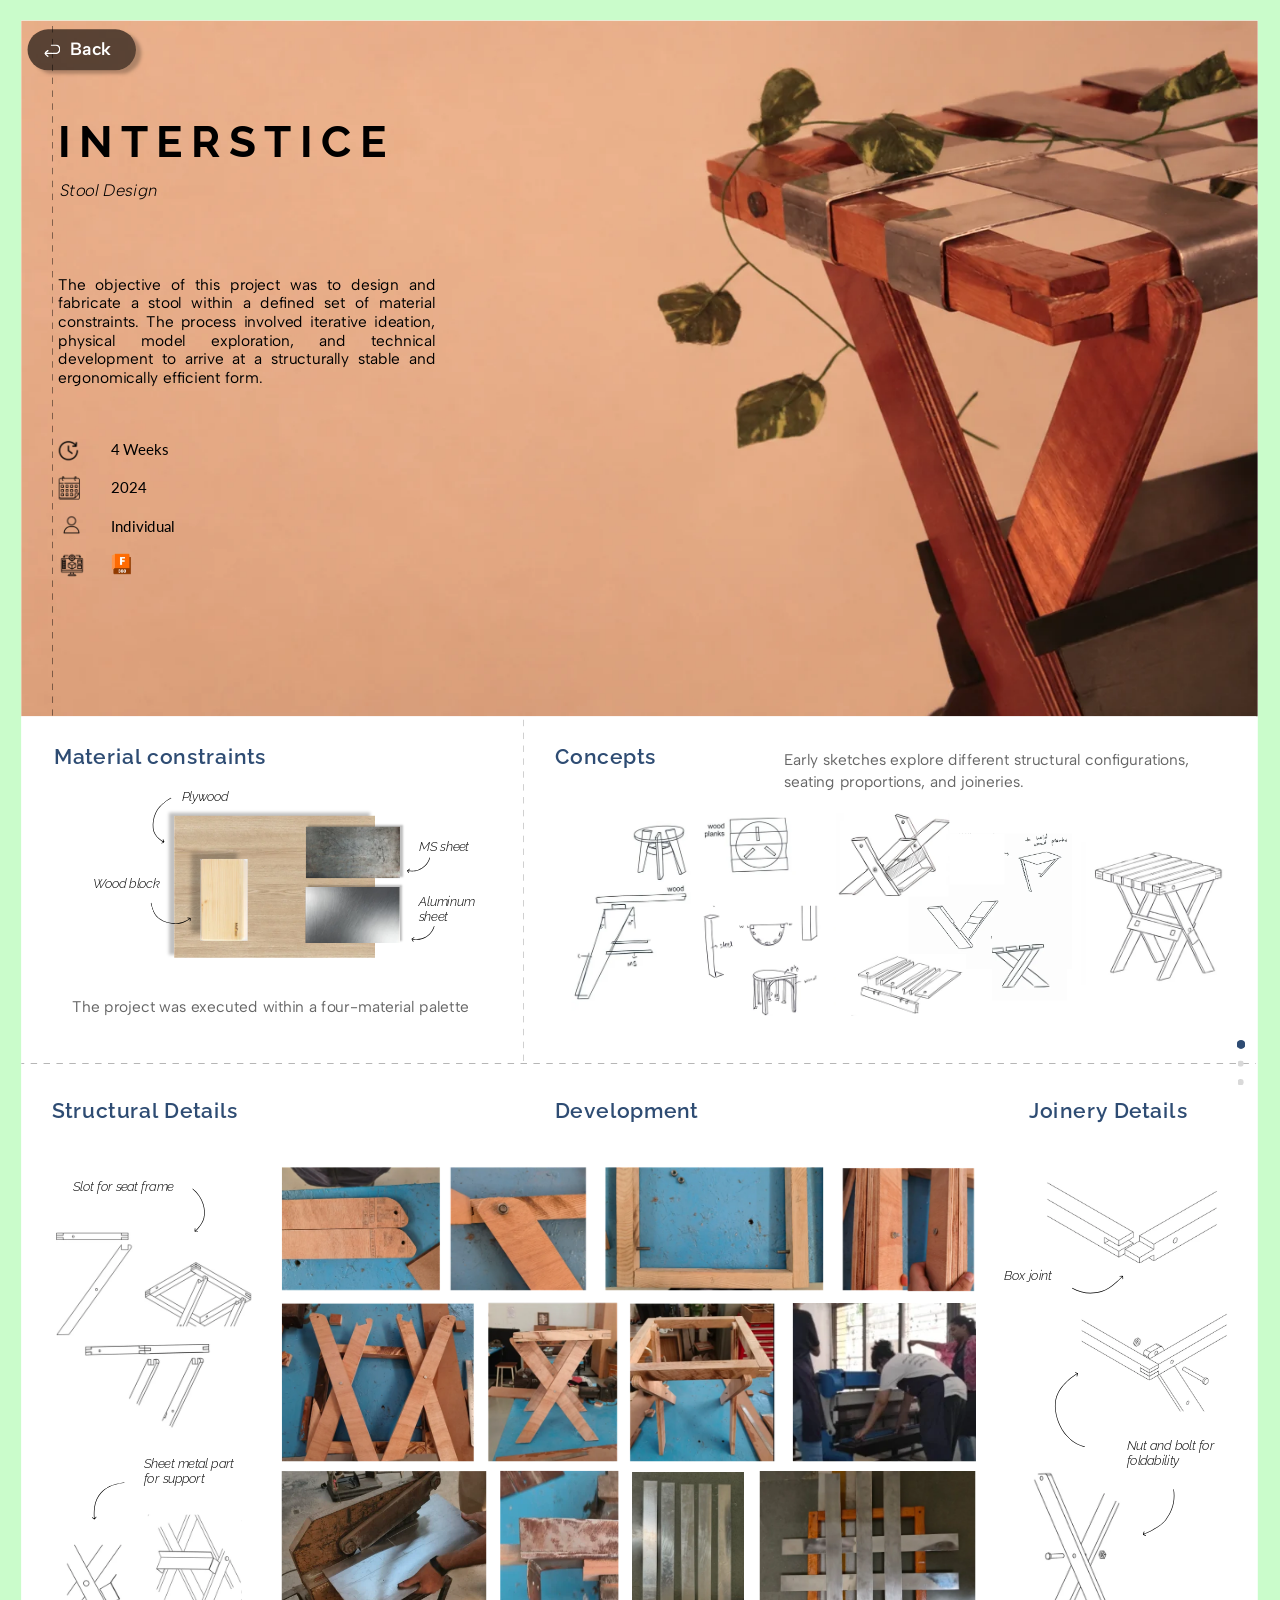
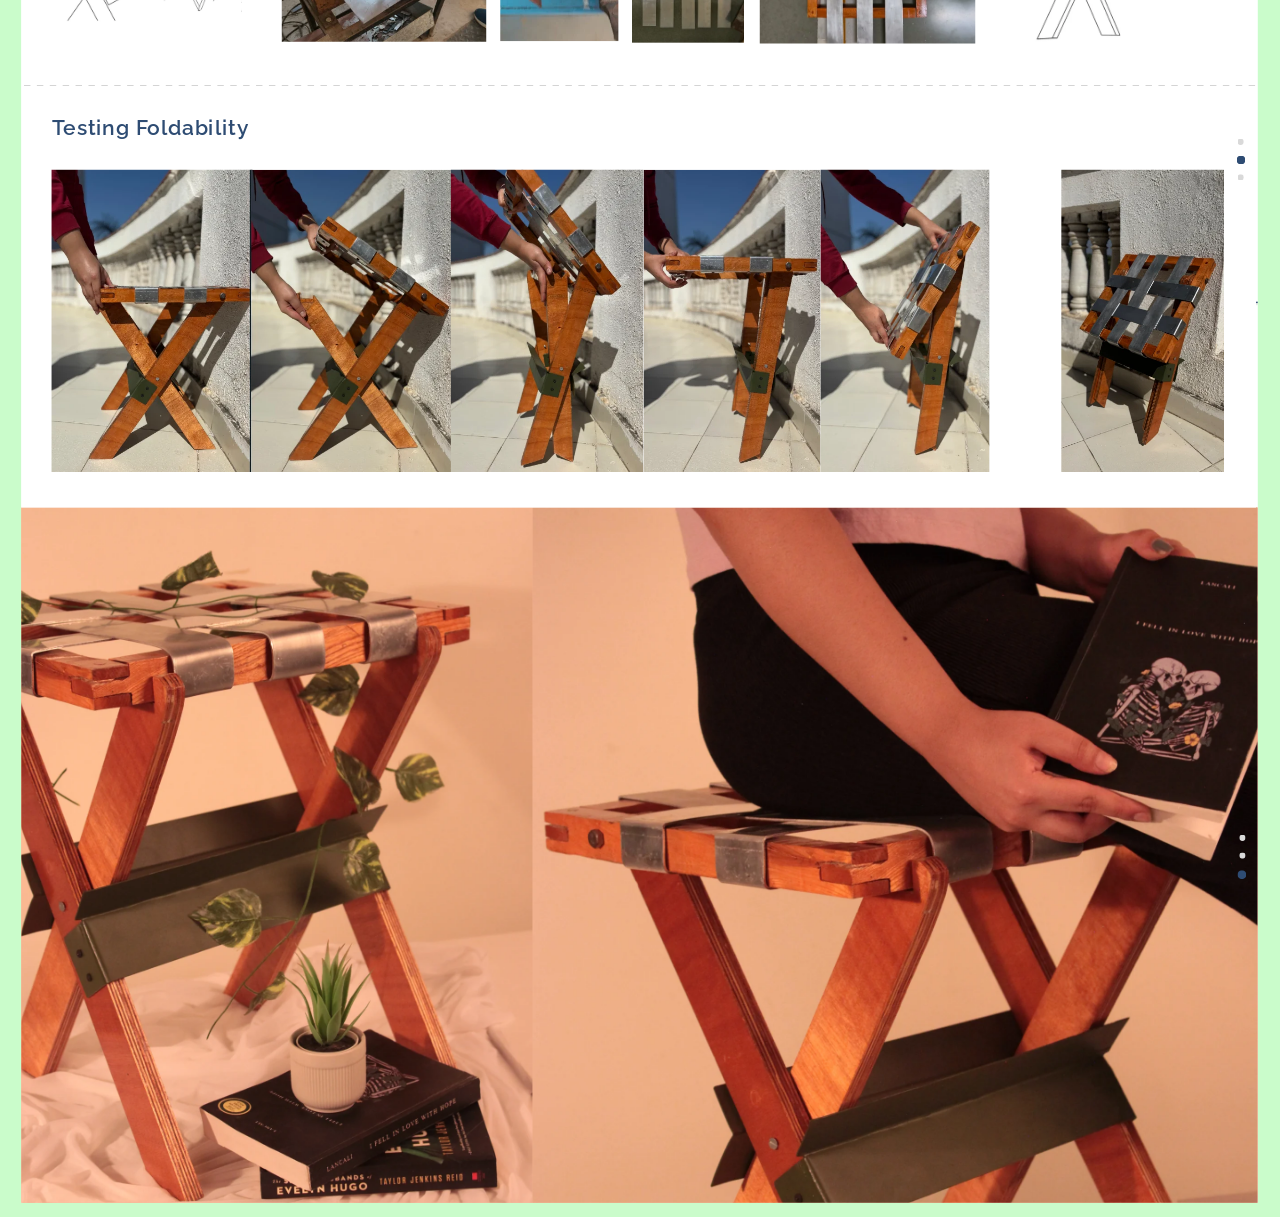
<file: projects/interstice.html>
<!doctype html>
<html lang="en">
<head>
<meta charset="utf-8">
<meta name="viewport" content="width=device-width, initial-scale=1">
<title>Interstice — Stool Design — Nishka Dhawan</title>
<meta name="description" content="Interstice: a stool design project by Nishka Dhawan.">
<meta name="theme-color" content="#29292a">
<link rel="preconnect" href="https://fonts.googleapis.com">
<link rel="preconnect" href="https://fonts.gstatic.com" crossorigin>
<link rel="stylesheet" href="https://fonts.googleapis.com/css2?family=Albert+Sans:ital,wght@0,100..900;1,100..900&family=Raleway:ital,wght@0,100..900;1,100..900&family=Poppins:wght@400;600;700&family=Lato&family=IBM+Plex+Sans&family=Junge&family=Sahitya:wght@400;700&family=Outfit:wght@400;600&family=Datatype&display=swap">
<link rel="stylesheet" href="../assets/site.css?v=e8708891">
<link rel="icon" href="data:image/svg+xml,%3Csvg xmlns='http://www.w3.org/2000/svg' viewBox='0 0 64 64'%3E%3Crect width='64' height='64' rx='14' fill='%2329292a'/%3E%3Cpath d='M20 46V18h4.6l15 20.4V18H44v28h-4.6l-15-20.4V46z' fill='%23fff'/%3E%3C/svg%3E">
<meta property="og:type" content="website">
<meta property="og:title" content="Interstice — Stool Design — Nishka Dhawan">
<meta property="og:description" content="Interstice: a stool design project by Nishka Dhawan.">
<meta property="og:image" content="https://nishka0102.github.io/assets/og.jpg">
<meta property="og:image:width" content="1200">
<meta property="og:image:height" content="630">
<meta name="twitter:card" content="summary_large_image">
<script>(function(d){var m=matchMedia('(max-width:760px) and (orientation:portrait) and (hover:none)').matches;var sw=d.clientWidth/1440;var s=m?sw:sw;d.style.setProperty('--s',s);d.style.setProperty('--edge',Math.max(0,(d.clientWidth/s-1440)/2)+'px');if(m)d.classList.add('m');if('CSSViewTransitionRule' in window)d.classList.add('vt');if(location.hash==='#organised')d.classList.add('tidy')})(document.documentElement)</script>
</head>
<body class="page-project" style="--h:3169">
<header class="m-bar"><a class="m-back" href="../projects.html" aria-label="Back to projects"><span aria-hidden="true">&#8249;</span> Back</a><nav class="m-nav" aria-label="Menu"><a href="../index.html#about">About Me</a><a href="../projects.html#organised">Work</a><button class="m-contact" type="button" aria-expanded="false" aria-controls="m-menu">Contact</button></nav>
<nav class="m-menu" id="m-menu" aria-label="Contact"><a href="mailto:nishkadhawan05@gmail.com">nishkadhawan05@gmail.com</a><a href="https://www.linkedin.com/in/nishka-dhawan-3baaa3337/" target="_blank" rel="noopener">LinkedIn</a><a href="https://www.behance.net/nishkadhawan05" target="_blank" rel="noopener">Behance</a><a href="tel:+918295708557">+91 8295708557</a></nav></header><div class="fit"><main class="stage"><div data-name="Desktop - 10" style="background-color:#fff;position:relative;width:100%;height:100%"><div style="position:absolute;background-color:#cafccb;height:3946px;left:0;top:0;width:1440px"></div><div style="position:absolute;background-color:#fff;height:3130px;left:24px;top:23px;width:1391px;overflow:clip"><div style="position:absolute;height:0;left:1381.28px;top:2117.56px;width:11.595px"><div style="position:absolute;inset:-2.9px -37.5% -4.35px -12.5%"><img src="../assets/img/0cbcf4b33499.svg" alt="" loading="lazy" decoding="async" draggable="false" style="display:block;max-width:none;width:100%;height:100%"></div></div><div data-name="Slide 16:9 - 96" style="position:absolute;background-color:#f2b18e;height:782.671px;left:-0.72px;overflow:clip;top:2348.18px;width:1391.415px"><div data-name="IMG_2014 1" style="position:absolute;height:1224.01px;left:calc(33.33% + 111.6px);top:-116.68px;width:816.007px"><img src="../assets/img/f30c011f307d.webp" alt="" loading="lazy" decoding="async" draggable="false" style="position:absolute;inset:0;max-width:none;object-fit:cover;pointer-events:none;width:100%;height:100%"></div><div data-name="IMG_2009 (1) 1" style="position:absolute;height:863.112px;left:0;top:-80.44px;width:575.408px"><img src="../assets/img/a3f0385c7dde.webp" alt="" loading="lazy" decoding="async" draggable="false" style="position:absolute;inset:0;max-width:none;object-fit:cover;pointer-events:none;width:100%;height:100%"></div><div style="position:absolute;display:flex;align-items:center;justify-content:center;left:calc(100% - 21.02px);width:7.247px;height:7.247px;top:calc(40% + 54.35px)"><div style="flex:none;rotate:90deg"><div style="position:relative;width:7.247px;height:7.247px"><img src="../assets/img/06e7fe93e97d.svg" alt="" loading="lazy" decoding="async" draggable="false" style="position:absolute;display:block;inset:0;max-width:none;width:100%;height:100%"></div></div></div><div style="position:absolute;display:flex;align-items:center;justify-content:center;left:calc(100% - 21.02px);width:7.247px;height:7.247px;top:calc(40% + 74.64px)"><div style="flex:none;rotate:90deg"><div style="position:relative;width:7.247px;height:7.247px"><img src="../assets/img/06e7fe93e97d.svg" alt="" loading="lazy" decoding="async" draggable="false" style="position:absolute;display:block;inset:0;max-width:none;width:100%;height:100%"></div></div></div><div style="position:absolute;display:flex;align-items:center;justify-content:center;left:calc(100% - 22.47px);width:10.146px;height:10.146px;top:calc(40% + 94.93px)"><div style="flex:none;rotate:90deg"><div style="position:relative;width:10.146px;height:10.146px"><img src="../assets/img/565cbc0c5b44.svg" alt="" loading="lazy" decoding="async" draggable="false" style="position:absolute;display:block;inset:0;max-width:none;width:100%;height:100%"></div></div></div></div><div data-name="Slide 16:9 - 10" style="position:absolute;background-color:#fff;height:782.671px;left:-0.72px;overflow:clip;top:0;width:1391.415px"><div data-name="91c76e02-2736-4728-bf5e-b54b025dcf0a 1" style="position:absolute;height:849.251px;left:-114.66px;top:-66.67px;width:1508.978px"><img src="../assets/img/e95e4965fd7a.webp" alt="" decoding="async" draggable="false" style="position:absolute;inset:0;max-width:none;object-fit:cover;pointer-events:none;width:100%;height:100%"></div><p style="word-break:break-word;position:absolute;font-family:'Albert Sans', sans-serif;font-weight:400;height:132.619px;line-height:normal;left:42.03px;font-size:17.393px;color:#000;text-align:justify;top:calc(20% + 129.72px);width:424.671px">The objective of this project was to design and fabricate a stool within a defined set of material constraints. The process involved iterative ideation, physical model exploration, and technical development to arrive at a structurally stable and ergonomically efficient form. </p><div style="word-break:break-word;position:absolute;font-family:'Lato', sans-serif;height:163.781px;line-height:0;left:101.46px;font-style:normal;font-size:17.393px;color:#000;top:calc(60% + 2.9px);width:239.874px;font-weight:400"><p style="line-height:normal;margin-bottom:21.740859985351562px">4 Weeks</p><p style="line-height:normal;margin-bottom:21.740859985351562px">2024</p><p style="line-height:normal">Individual</p></div><div data-name="image 184" style="position:absolute;left:42.03px;width:23.915px;height:23.915px;top:calc(60% + 2.9px)"><img src="../assets/img/b1b57ed662f4.webp" alt="" decoding="async" draggable="false" style="position:absolute;inset:0;max-width:none;object-fit:cover;pointer-events:none;width:100%;height:100%"></div><div data-name="image 185" style="position:absolute;left:42.03px;width:26.089px;height:26.089px;top:calc(60% + 43.48px)"><img src="../assets/img/94e96e020f63.webp" alt="" decoding="async" draggable="false" style="position:absolute;inset:0;max-width:none;object-fit:cover;pointer-events:none;width:100%;height:100%"></div><div data-name="image 187" style="position:absolute;left:44.93px;width:26.089px;height:26.089px;top:calc(80% - 26.09px)"><img src="../assets/img/d52645c0a7ae.webp" alt="" decoding="async" draggable="false" style="position:absolute;inset:0;max-width:none;object-fit:cover;pointer-events:none;width:100%;height:100%"></div><div data-name="image 188" style="position:absolute;left:42.03px;width:31.162px;height:31.162px;top:calc(60% + 82.62px)"><img src="../assets/img/e9c03bd7f2b4.webp" alt="" decoding="async" draggable="false" style="position:absolute;inset:0;max-width:none;object-fit:cover;pointer-events:none;width:100%;height:100%"></div><div style="position:absolute;display:contents;left:101.46px;top:calc(80% - 26.09px)"><div style="position:absolute;background-color:#fff;height:18.552px;left:107.64px;top:calc(80% - 23px);width:13.914px"></div><div data-name="image 13" style="position:absolute;left:101.46px;width:23.19px;height:23.19px;top:calc(80% - 26.09px)"><img src="../assets/img/e77fc699dbe3.webp" alt="" decoding="async" draggable="false" style="position:absolute;inset:0;max-width:none;object-fit:cover;pointer-events:none;width:100%;height:100%"></div></div><p style="word-break:break-word;position:absolute;font-family:'Raleway', sans-serif;font-weight:700;height:61.599px;line-height:normal;left:42.03px;font-size:49.279px;color:#000;top:107.98px;letter-spacing:9.8559px;width:465.254px">INTERSTICE</p><div style="position:absolute;display:flex;height:782.671px;align-items:center;justify-content:center;left:36.23px;top:0;width:0"><div style="rotate:-90deg;flex:none"><div style="height:0;position:relative;width:782.671px"><div style="position:absolute;inset:-0.72px 0 0 0"><img src="../assets/img/9227db8196af.svg" alt="" decoding="async" draggable="false" style="display:block;max-width:none;width:100%;height:100%"></div></div></div></div><p style="word-break:break-word;position:absolute;font-family:'Albert Sans', sans-serif;font-weight:300;height:49.205px;font-style:italic;line-height:normal;left:43.74px;font-size:18.745px;color:#000;top:calc(20% + 23.89px);width:206.193px">Stool Design</p></div><div style="position:absolute;height:18.843px;left:575.58px;top:1998.71px;width:17.393px"><div style="position:absolute;inset:0 0 -30.77% -36.28%"><img src="../assets/img/b39ce4a32d23.svg" alt="" loading="lazy" decoding="async" draggable="false" style="display:block;max-width:none;width:100%;height:100%"></div></div><div data-name="Slide 16:9 - 128" style="position:absolute;background-color:#fff;height:782.671px;left:-2px;overflow:clip;top:782.67px;width:1391.415px"><div data-name="WhatsApp Image 2026-03-01 at 5.22.10 PM 1" style="position:absolute;height:152.911px;left:calc(66.67% + 72.47px);top:131.89px;width:184.073px"><div style="position:absolute;inset:0;overflow:hidden;pointer-events:none"><img src="../assets/img/eec714d83631.webp" alt="" loading="lazy" decoding="async" draggable="false" style="position:absolute;height:176.23%;left:0;max-width:none;top:-38.11%;width:102.76%"></div></div><div data-name="WhatsApp Image 2026-03-01 at 5.22.10 PM 2" style="position:absolute;height:78.883px;left:calc(66.67% + 166.68px);top:calc(20% + 84.79px);width:83.455px"><div style="position:absolute;inset:0;overflow:hidden;pointer-events:none"><img src="../assets/img/eec714d83631.webp" alt="" loading="lazy" decoding="async" draggable="false" style="position:absolute;height:538.9%;left:-178.08%;max-width:none;top:-322.35%;width:357.53%"></div></div><div style="position:absolute;background-color:#fff;height:57.251px;left:calc(66.67% + 84.79px);top:131.89px;width:95.66px"></div><p style="word-break:break-word;position:absolute;font-family:'Raleway', sans-serif;font-weight:600;height:57.251px;line-height:normal;left:calc(33.33% + 138.42px);color:#2e4c73;font-size:23.19px;top:31.89px;letter-spacing:1.1595px;width:450.76px">Concepts</p><p style="word-break:break-word;position:absolute;font-family:'Raleway', sans-serif;font-weight:600;line-height:normal;left:36.23px;color:#2e4c73;font-size:23.19px;top:calc(40% + 117.4px);letter-spacing:1.1595px;white-space:nowrap">Structural Details</p><p style="word-break:break-word;position:absolute;font-family:'Raleway', sans-serif;font-weight:600;line-height:normal;left:calc(33.33% + 138.42px);color:#2e4c73;font-size:23.19px;top:calc(40% + 117.4px);letter-spacing:1.1595px;white-space:nowrap">Development</p><p style="word-break:break-word;position:absolute;font-family:'Raleway', sans-serif;font-weight:600;line-height:normal;left:calc(83.33% - 23.92px);color:#2e4c73;font-size:23.19px;top:calc(40% + 117.4px);letter-spacing:1.1595px;white-space:nowrap">Joinery Details</p><p style="word-break:break-word;position:absolute;font-family:'Raleway', sans-serif;font-weight:600;height:57.251px;line-height:normal;left:38.41px;color:#2e4c73;font-size:23.19px;top:31.89px;letter-spacing:1.1595px;width:450.76px">Material constraints</p><div style="position:absolute;display:flex;height:160.487px;align-items:center;justify-content:center;left:174.65px;top:112.33px;width:225.501px"><div style="flex:none;rotate:90deg"><div data-name="image 223" style="height:225.501px;position:relative;box-shadow:-2.929px 5.857px 3.514px 0px rgba(0,0,0,0.25);width:160.487px"><div style="position:absolute;inset:0;overflow:hidden;pointer-events:none"><img src="../assets/img/c746cfa1132e.webp" alt="" loading="lazy" decoding="async" draggable="false" style="position:absolute;height:126.23%;left:-0.08%;max-width:none;top:0;width:100.16%"></div></div></div></div><div style="position:absolute;display:flex;height:58.03px;align-items:center;justify-content:center;left:calc(16.67% + 89.86px);top:124.65px;width:105.988px"><div style="flex:none;rotate:180deg"><div data-name="image 225" style="height:58.03px;position:relative;box-shadow:-2.915px 1.943px 1.943px 0px rgba(0,0,0,0.25);width:105.988px"><div style="position:absolute;inset:0;overflow:hidden;pointer-events:none"><img src="../assets/img/643fb8ec222b.webp" alt="" loading="lazy" decoding="async" draggable="false" style="position:absolute;height:258.68%;left:0;max-width:none;top:-0.42%;width:100%"></div></div></div></div><div style="position:absolute;display:flex;height:62.753px;align-items:center;justify-content:center;left:calc(16.67% + 89.86px);top:calc(20% + 36.23px);width:105.614px"><div style="flex:none;rotate:180deg"><div data-name="image 224" style="height:62.753px;position:relative;box-shadow:-2.412px 1.93px 1.93px 0px rgba(0,0,0,0.25);width:105.614px"><div style="position:absolute;inset:0;overflow:hidden;pointer-events:none"><img src="../assets/img/a62be58f3aae.webp" alt="" loading="lazy" decoding="async" draggable="false" style="position:absolute;height:262.64%;left:-28.48%;max-width:none;top:-63.02%;width:156.05%"></div></div></div></div><div data-name="WhatsApp Image 2026-02-26 at 12.04.56 PM (4) 1" style="position:absolute;height:230.463px;left:calc(33.33% + 157.26px);top:114.5px;width:284.793px"><img src="../assets/img/975226321cbd.webp" alt="" loading="lazy" decoding="async" draggable="false" style="position:absolute;inset:0;max-width:none;object-fit:cover;pointer-events:none;width:100%;height:100%"></div><div style="position:absolute;display:flex;height:124.422px;align-items:center;justify-content:center;left:calc(50% + 73.19px);top:calc(20% + 56.75px);width:149.558px"><div style="rotate:-90deg;flex:none"><div data-name="WhatsApp Image 2026-02-26 at 12.04.56 PM (2) 1" style="height:149.558px;position:relative;width:124.422px"><div style="position:absolute;inset:0;overflow:hidden;pointer-events:none"><img src="../assets/img/46c4158228d5.webp" alt="" loading="lazy" decoding="async" draggable="false" style="position:absolute;height:101.82%;left:0;max-width:none;top:-0.91%;width:166.67%"></div></div></div></div><div style="position:absolute;display:flex;height:92.32px;align-items:center;justify-content:center;left:203.64px;top:160.88px;width:52.912px"><div style="flex:none;rotate:90deg"><div data-name="image 230" style="height:52.912px;position:relative;box-shadow:-7.247px 10.87px 4.638px 0px rgba(0,0,0,0.25);width:92.32px"><div style="position:absolute;inset:0;overflow:hidden;pointer-events:none"><img src="../assets/img/0118831a8c26.webp" alt="" loading="lazy" decoding="async" draggable="false" style="position:absolute;height:225.94%;left:-14.75%;max-width:none;top:-62.76%;width:129.5%"></div></div></div></div><p style="word-break:break-word;position:absolute;font-family:'Raleway', sans-serif;font-weight:300;height:45.704px;font-style:italic;line-height:normal;left:calc(16.67% + 217.41px);font-size:14.494px;color:#000;top:calc(20% + 42.76px);width:87.688px">Aluminum sheet</p><p style="word-break:break-word;position:absolute;font-family:'Raleway', sans-serif;font-weight:300;height:45.704px;font-style:italic;line-height:normal;left:calc(16.67% + 217.41px);font-size:14.494px;color:#000;top:136.97px;width:87.688px">MS sheet</p><p style="word-break:break-word;position:absolute;font-family:'Raleway', sans-serif;font-weight:300;height:45.704px;font-style:italic;line-height:normal;left:182.62px;font-size:14.494px;color:#000;top:81.17px;width:87.688px">Plywood</p><p style="word-break:break-word;position:absolute;font-family:'Raleway', sans-serif;font-weight:300;height:45.704px;font-style:italic;line-height:normal;left:82.62px;font-size:14.494px;color:#000;top:calc(20% + 22.46px);width:87.688px">Wood block</p><div style="position:absolute;display:flex;height:42.194px;align-items:center;justify-content:center;left:147.11px;top:calc(20% + 42.03px);width:46.16px"><div style="flex:none;rotate:-18.19deg"><div style="height:31.893px;position:relative;width:38.11px"><div style="position:absolute;inset:-0.21% -0.95% -5.47% -0.95%"><img src="../assets/img/2348b4a54329.svg" alt="" loading="lazy" decoding="async" draggable="false" style="display:block;max-width:none;width:100%;height:100%"></div></div></div></div><div style="position:absolute;display:flex;height:15.73px;align-items:center;justify-content:center;left:calc(16.67% + 208.76px);top:calc(20% + 78.99px);width:27.132px"><div style="flex:none;rotate:177.12deg;scale:1 -1"><div style="height:14.419px;position:relative;width:26.441px"><div style="position:absolute;inset:-0.91% -1.37% -16.84% -1.28%"><img src="../assets/img/51a5c754cfd1.svg" alt="" loading="lazy" decoding="async" draggable="false" style="display:block;max-width:none;width:100%;height:100%"></div></div></div></div><div style="position:absolute;display:flex;height:15.73px;align-items:center;justify-content:center;left:calc(16.67% + 203.64px);top:158.71px;width:27.132px"><div style="flex:none;rotate:177.12deg;scale:1 -1"><div style="height:14.419px;position:relative;width:26.441px"><div style="position:absolute;inset:-0.91% -1.37% -16.84% -1.28%"><img src="../assets/img/51a5c754cfd1.svg" alt="" loading="lazy" decoding="async" draggable="false" style="display:block;max-width:none;width:100%;height:100%"></div></div></div></div><div style="position:absolute;display:flex;height:52.929px;align-items:center;justify-content:center;left:137.99px;top:90.78px;width:53.754px"><div style="flex:none;rotate:49.95deg"><div style="height:41.237px;position:relative;width:34.482px"><div style="position:absolute;inset:-0.18% -1.05% -2.79% -1.05%"><img src="../assets/img/ba6a189a0180.svg" alt="" loading="lazy" decoding="async" draggable="false" style="display:block;max-width:none;width:100%;height:100%"></div></div></div></div><div style="position:absolute;display:flex;height:391.335px;align-items:center;justify-content:center;left:calc(33.33% + 103.63px);top:-3.63px;width:0"><div style="rotate:-90deg;flex:none"><div style="height:0;position:relative;width:391.335px"><div style="position:absolute;inset:-0.72px 0 0 0"><img src="../assets/img/8cd1a5e7e35f.svg" alt="" loading="lazy" decoding="async" draggable="false" style="display:block;max-width:none;width:100%;height:100%"></div></div></div></div><div style="position:absolute;height:0;left:-2.17px;top:calc(40% + 78.27px);width:1395.763px"><div style="position:absolute;inset:-0.72px 0 0 0"><img src="../assets/img/2afb14d5ca04.svg" alt="" loading="lazy" decoding="async" draggable="false" style="display:block;max-width:none;width:100%;height:100%"></div></div><p style="word-break:break-word;position:absolute;font-family:'Albert Sans', sans-serif;font-weight:400;line-height:23.19px;left:calc(50% + 163.78px);color:#666;font-size:17.393px;top:37.68px;width:482.647px">Early sketches explore different structural configurations, seating proportions, and joineries.</p><p style="word-break:break-word;position:absolute;font-family:'Albert Sans', sans-serif;font-weight:400;line-height:23.19px;left:59.42px;color:#666;font-size:17.393px;top:calc(40% + 1.45px);width:508.011px">The project was executed within a four-material palette </p><div style="position:absolute;display:flex;align-items:center;justify-content:center;left:calc(100% - 22.47px);width:10.146px;height:10.146px;top:calc(40% + 51.45px)"><div style="flex:none;rotate:90deg"><div style="position:relative;width:10.146px;height:10.146px"><img src="../assets/img/565cbc0c5b44.svg" alt="" loading="lazy" decoding="async" draggable="false" style="position:absolute;display:block;inset:0;max-width:none;width:100%;height:100%"></div></div></div><div style="position:absolute;display:flex;align-items:center;justify-content:center;left:calc(100% - 21.02px);width:7.247px;height:7.247px;top:calc(40% + 74.64px)"><div style="flex:none;rotate:90deg"><div style="position:relative;width:7.247px;height:7.247px"><img src="../assets/img/06e7fe93e97d.svg" alt="" loading="lazy" decoding="async" draggable="false" style="position:absolute;display:block;inset:0;max-width:none;width:100%;height:100%"></div></div></div><div style="position:absolute;display:flex;align-items:center;justify-content:center;left:calc(100% - 21.02px);width:7.247px;height:7.247px;top:calc(40% + 94.94px)"><div style="flex:none;rotate:90deg"><div style="position:relative;width:7.247px;height:7.247px"><img src="../assets/img/06e7fe93e97d.svg" alt="" loading="lazy" decoding="async" draggable="false" style="position:absolute;display:block;inset:0;max-width:none;width:100%;height:100%"></div></div></div><div style="position:absolute;display:flex;height:70.028px;align-items:center;justify-content:center;left:calc(66.67% + 8.21px);top:calc(20% + 111.14px);width:128.762px"><div style="flex:none;rotate:180deg"><div data-name="WhatsApp Image 2026-02-26 at 12.04.56 PM (1) 1" style="height:70.028px;position:relative;width:128.762px"><div style="position:absolute;inset:0;overflow:hidden;pointer-events:none"><img src="../assets/img/683086697627.webp" alt="" loading="lazy" decoding="async" draggable="false" style="position:absolute;height:286.34%;left:-6.7%;max-width:none;top:-48.45%;width:184.58%"></div></div></div></div><div data-name="WhatsApp Image 2026-03-01 at 5.22.09 PM 1" style="position:absolute;height:93.486px;left:calc(66.67% - 8.7px);top:109.43px;width:127.546px"><img src="../assets/img/2db86fb4c07b.webp" alt="" loading="lazy" decoding="async" draggable="false" style="position:absolute;inset:0;max-width:none;object-fit:cover;pointer-events:none;width:100%;height:100%"></div><div data-name="image 278" style="position:absolute;height:160.424px;left:calc(83.33% + 35.51px);top:142.04px;width:174.426px"><img src="../assets/img/a841438be4a6.webp" alt="" loading="lazy" decoding="async" draggable="false" style="position:absolute;inset:0;max-width:none;object-fit:cover;pointer-events:none;width:100%;height:100%"></div><div data-name="image 227" style="position:absolute;height:103.631px;left:calc(83.33% - 5.07px);top:calc(60% + 47.11px);width:200.741px"><div style="position:absolute;inset:0;overflow:hidden;pointer-events:none"><img src="../assets/img/37f2f9449900.webp" alt="" loading="lazy" decoding="async" draggable="false" style="position:absolute;height:238.82%;left:0;max-width:none;top:-0.18%;width:239.71%"></div></div><div data-name="image 134" style="position:absolute;height:160.788px;left:calc(83.33% + 35.51px);top:calc(80% + 17.39px);width:184.906px"><div style="position:absolute;inset:0;overflow:hidden;pointer-events:none"><img src="../assets/img/37f2f9449900.webp" alt="" loading="lazy" decoding="async" draggable="false" style="position:absolute;height:142.3%;left:-140.58%;max-width:none;top:-0.11%;width:240.58%"></div></div><p style="word-break:break-word;position:absolute;font-family:'Raleway', sans-serif;font-weight:300;height:45.704px;font-style:italic;line-height:normal;left:calc(66.67% + 179.72px);font-size:14.494px;color:#000;top:calc(80% - 5.8px);width:87.688px">Box joint</p><div style="position:absolute;display:flex;height:57.839px;align-items:center;justify-content:center;left:calc(83.33% + 24.64px);top:calc(80% - 18.12px);width:56.777px"><div style="flex:none;rotate:-47.82deg"><div style="height:32.941px;position:relative;width:48.203px"><div style="position:absolute;inset:-0.24% -0.75% -8.09% -0.73%"><img src="../assets/img/0533c4b506d3.svg" alt="" loading="lazy" decoding="async" draggable="false" style="display:block;max-width:none;width:100%;height:100%"></div></div></div></div><p style="word-break:break-word;position:absolute;font-family:'Raleway', sans-serif;font-weight:300;height:45.656px;font-style:italic;line-height:normal;left:60.15px;font-size:14.494px;color:#000;top:calc(60% + 50.73px);width:139.866px">Slot for seat frame</p></div><div data-name="Slide 16:9 - 129" style="position:absolute;background-color:#fff;height:782.671px;left:-2px;overflow:clip;top:1565.34px;width:1391.415px"><div data-name="Screenshot 2024-12-17 004624" style="position:absolute;height:339.832px;left:36.23px;top:calc(40% + 89.86px);width:225.655px"><img src="../assets/img/43dcfd1d259f.webp" alt="" loading="lazy" decoding="async" draggable="false" style="position:absolute;inset:0;max-width:none;object-fit:cover;pointer-events:none;width:100%;height:100%"></div><div data-name="Screenshot 2024-12-17 004630" style="position:absolute;height:339.973px;left:calc(16.67% + 27.75px);top:calc(40% + 89.86px);width:226.06px"><div style="position:absolute;inset:0;overflow:hidden;pointer-events:none"><img src="../assets/img/4ef78374a1c0.webp" alt="" loading="lazy" decoding="async" draggable="false" style="position:absolute;height:99.94%;left:-0.01%;max-width:none;top:0.06%;width:100.01%"></div></div><div data-name="Screenshot 2024-12-17 004655" style="position:absolute;height:339.816px;left:calc(33.33% + 21.52px);top:calc(40% + 89.86px);width:216.885px"><div style="position:absolute;inset:0;overflow:hidden;pointer-events:none"><img src="../assets/img/cc5430373034.webp" alt="" loading="lazy" decoding="async" draggable="false" style="position:absolute;height:106.97%;left:0;max-width:none;top:-3.54%;width:100.04%"></div></div><div data-name="Screenshot 2024-12-17 004728" style="position:absolute;height:339.816px;left:calc(50% + 6.5px);top:calc(40% + 89.86px);width:198.358px"><div style="position:absolute;inset:0;overflow:hidden;pointer-events:none"><img src="../assets/img/52c2adf35a32.webp" alt="" loading="lazy" decoding="async" draggable="false" style="position:absolute;height:100%;left:-0.19%;max-width:none;top:0;width:105.17%"></div></div><div data-name="Screenshot 2024-12-17 004735" style="position:absolute;height:339.973px;left:calc(50% + 204.94px);top:calc(40% + 89.86px);width:190.543px"><div style="position:absolute;inset:0;overflow:hidden;pointer-events:none"><img src="../assets/img/0bdaf722be30.webp" alt="" loading="lazy" decoding="async" draggable="false" style="position:absolute;height:106.51%;left:0;max-width:none;top:-3.26%;width:111.2%"></div></div><div data-name="image 137" style="position:absolute;height:339.668px;left:calc(83.33% + 12.47px);top:calc(40% + 89.86px);width:183.202px"><img src="../assets/img/fecf62a5c665.webp" alt="" loading="lazy" decoding="async" draggable="false" style="position:absolute;inset:0;max-width:none;object-fit:cover;pointer-events:none;width:100%;height:100%"></div><div style="position:absolute;height:0;left:5.07px;top:calc(20% + 151.46px);width:1395.763px"><div style="position:absolute;inset:-0.72px 0 0 0"><img src="../assets/img/2afb14d5ca04.svg" alt="" loading="lazy" decoding="async" draggable="false" style="display:block;max-width:none;width:100%;height:100%"></div></div><div style="position:absolute;display:flex;align-items:center;justify-content:center;left:calc(100% - 21.02px);width:7.247px;height:7.247px;top:calc(40% + 54.35px)"><div style="flex:none;rotate:90deg"><div style="position:relative;width:7.247px;height:7.247px"><img src="../assets/img/06e7fe93e97d.svg" alt="" loading="lazy" decoding="async" draggable="false" style="position:absolute;display:block;inset:0;max-width:none;width:100%;height:100%"></div></div></div><div style="position:absolute;display:flex;align-items:center;justify-content:center;left:calc(100% - 22.47px);width:10.146px;height:10.146px;top:calc(40% + 73.19px)"><div style="flex:none;rotate:90deg"><div style="position:relative;width:10.146px;height:10.146px"><img src="../assets/img/565cbc0c5b44.svg" alt="" loading="lazy" decoding="async" draggable="false" style="position:absolute;display:block;inset:0;max-width:none;width:100%;height:100%"></div></div></div><div style="position:absolute;display:flex;align-items:center;justify-content:center;left:calc(100% - 21.02px);width:7.247px;height:7.247px;top:calc(40% + 94.93px)"><div style="flex:none;rotate:90deg"><div style="position:relative;width:7.247px;height:7.247px"><img src="../assets/img/06e7fe93e97d.svg" alt="" loading="lazy" decoding="async" draggable="false" style="position:absolute;display:block;inset:0;max-width:none;width:100%;height:100%"></div></div></div><div data-name="image 228" style="position:absolute;height:205.423px;left:calc(66.67% + 189.87px);top:66.67px;width:133.851px"><div style="position:absolute;inset:0;overflow:hidden;pointer-events:none"><img src="../assets/img/37f2f9449900.webp" alt="" loading="lazy" decoding="async" draggable="false" style="position:absolute;height:154.53%;left:-176.52%;max-width:none;top:-44.44%;width:461.11%"></div></div><p style="word-break:break-word;position:absolute;font-family:'Raleway', sans-serif;font-weight:300;height:45.656px;font-style:italic;line-height:normal;left:calc(83.33% + 86.24px);font-size:14.494px;color:#000;top:28.99px;width:123.198px">Nut and bolt for foldability</p><div style="position:absolute;display:flex;height:50.729px;align-items:center;justify-content:center;left:calc(83.33% + 92.04px);top:86.96px;width:59.686px"><div style="flex:none;rotate:159.11deg;scale:1 -1"><div style="height:35.018px;position:relative;width:50.521px"><div style="position:absolute;inset:-0.23% -0.72% -7.61% -0.7%"><img src="../assets/img/faa0ad0eae29.svg" alt="" loading="lazy" decoding="async" draggable="false" style="display:block;max-width:none;width:100%;height:100%"></div></div></div></div><div data-name="image 229" style="position:absolute;height:122.473px;left:49.28px;top:115.95px;width:200.741px"><div aria-hidden="true" style="position:absolute;inset:0;pointer-events:none"><div style="position:absolute;inset:0;overflow:hidden"><img src="../assets/img/f95a0ad48bf0.webp" alt="" loading="lazy" decoding="async" draggable="false" style="position:absolute;height:100%;left:-0.06%;max-width:none;top:0;width:172.75%"></div><div style="position:absolute;inset:0;overflow:hidden"><img src="../assets/img/f95a0ad48bf0.webp" alt="" loading="lazy" decoding="async" draggable="false" style="position:absolute;height:176.03%;left:-105.13%;max-width:none;top:-76.03%;width:205.12%"></div></div></div><p style="word-break:break-word;position:absolute;font-family:'Raleway', sans-serif;font-weight:300;font-style:italic;line-height:normal;left:139.87px;font-size:14.494px;color:#000;top:48.55px;width:110.154px">Sheet metal part for support</p><div style="position:absolute;display:flex;height:46.146px;align-items:center;justify-content:center;left:71.75px;top:74.64px;width:55.488px"><div style="flex:none;rotate:59.28deg"><div style="height:50.469px;position:relative;width:23.689px"><div style="position:absolute;inset:-0.26% -1.53% -3.19% -1.53%"><img src="../assets/img/47d194b0e3c8.svg" alt="" loading="lazy" decoding="async" draggable="false" style="display:block;max-width:none;width:100%;height:100%"></div></div></div></div><p style="word-break:break-word;position:absolute;font-family:'Raleway', sans-serif;font-weight:600;height:57.251px;line-height:normal;left:36.23px;color:#2e4c73;font-size:23.19px;top:calc(40% + 28.99px);letter-spacing:1.1595px;width:239.149px">Testing Foldability</p></div><div style="position:absolute;display:contents;left:292.95px;top:1283.44px"><div data-name="image 145" style="position:absolute;height:337.708px;left:292.95px;top:1283.44px;width:811.659px"><div style="position:absolute;inset:0;overflow:hidden;pointer-events:none"><img src="../assets/img/c3bf342b437d.webp" alt="" loading="lazy" decoding="async" draggable="false" style="position:absolute;height:104.89%;left:0;max-width:none;top:-3.17%;width:100.02%"></div></div><div data-name="Screenshot 2024-10-02 222805" style="position:absolute;height:192.611px;left:687.2px;top:1632.89px;width:125.597px"><img src="../assets/img/b3cc21d248ae.webp" alt="" loading="lazy" decoding="async" draggable="false" style="position:absolute;inset:0;max-width:none;object-fit:cover;pointer-events:none;width:100%;height:100%"></div><div style="position:absolute;display:flex;height:194.335px;align-items:center;justify-content:center;left:830.54px;top:1632.03px;width:243.431px"><div style="rotate:-90deg;flex:none"><div data-name="image 147" style="height:243.431px;position:relative;width:194.335px"><div style="position:absolute;inset:0;overflow:hidden;pointer-events:none"><img src="../assets/img/e29b051ed594.webp" alt="" loading="lazy" decoding="async" draggable="false" style="position:absolute;height:100.01%;left:-7.67%;max-width:none;top:-0.08%;width:114.21%"></div></div></div></div><div style="position:absolute;display:flex;height:192.224px;align-items:center;justify-content:center;left:538.48px;top:1631.84px;width:133.14px"><div style="flex:none;rotate:90deg"><div data-name="image 146" style="height:133.14px;position:relative;width:192.224px"><div style="position:absolute;inset:0;overflow:hidden;pointer-events:none"><img src="../assets/img/53b9a72d4492.webp" alt="" loading="lazy" decoding="async" draggable="false" style="position:absolute;height:283.16%;left:0;max-width:none;top:-183.16%;width:100%"></div></div></div></div><div style="position:absolute;background-color:#fff;height:140.754px;left:1073.98px;top:1449.81px;width:41.274px"></div><div data-name="Screenshot 2024-10-02 222507 1" style="position:absolute;height:177.737px;left:867.61px;top:1443.46px;width:206.435px"><div style="position:absolute;inset:0;overflow:hidden;pointer-events:none"><img src="../assets/img/502ee9d5bc49.webp" alt="" loading="lazy" decoding="async" draggable="false" style="position:absolute;height:174.48%;left:-19.73%;max-width:none;top:-21.35%;width:119.73%"></div></div><div data-name="Screenshot 2024-10-02 221918" style="position:absolute;height:192.628px;left:292.95px;top:1631.84px;width:229.63px"><div style="position:absolute;inset:0;overflow:hidden;pointer-events:none"><img src="../assets/img/6301372e6fbe.webp" alt="" loading="lazy" decoding="async" draggable="false" style="position:absolute;height:100.15%;left:-9%;max-width:none;top:-0.07%;width:112.8%"></div></div></div><div style="position:absolute;display:flex;height:89.41px;align-items:center;justify-content:center;left:1144.46px;top:1520.41px;width:89.311px"><div style="flex:none;rotate:-44.52deg;scale:1 -1"><div style="height:67.338px;position:relative;width:59.042px"><div style="position:absolute;inset:-0.3% -0.61% -1.71% -0.61%"><img src="../assets/img/5304bff96309.svg" alt="" loading="lazy" decoding="async" draggable="false" style="display:block;max-width:none;width:100%;height:100%"></div></div></div></div><div data-name="image 135" style="position:absolute;height:234.801px;left:31.34px;top:1355.18px;width:232.581px"><div aria-hidden="true" style="position:absolute;inset:0;pointer-events:none"><div style="position:absolute;inset:0;overflow:hidden"><img src="../assets/img/f95a0ad48bf0.webp" alt="" loading="lazy" decoding="async" draggable="false" style="position:absolute;height:100%;left:-0.06%;max-width:none;top:0;width:172.75%"></div><div style="position:absolute;inset:0;overflow:hidden"><img src="../assets/img/f95a0ad48bf0.webp" alt="" loading="lazy" decoding="async" draggable="false" style="position:absolute;height:100%;left:-0.06%;max-width:none;top:0;width:193.37%"></div></div></div><div style="position:absolute;background-color:#fff;height:34.061px;left:143.66px;top:1355.18px;width:123.198px"></div><div style="position:absolute;display:flex;height:49.421px;align-items:center;justify-content:center;left:170.48px;top:1313.87px;width:47.442px"><div style="flex:none;rotate:124.66deg;scale:1 -1"><div style="height:30.912px;position:relative;width:38.711px"><div style="position:absolute;inset:-0.11% -0.94% -6.71% -0.93%"><img src="../assets/img/dfc370af099d.svg" alt="" loading="lazy" decoding="async" draggable="false" style="display:block;max-width:none;width:100%;height:100%"></div></div></div></div></div></div></main></div>
<div class="float"><a class="back" href="../projects.html" aria-label="Back to projects" style="position:absolute;left:31px;top:33px;width:122px;height:46px;display:block"><span class="rebase" style="position:absolute;left:-31px;top:-33px;width:1440px;height:3169px;pointer-events:none;display:block"><div style="position:absolute;background-color:rgba(0,0,0,0.62);height:46px;left:31px;border-radius:29px;box-shadow:6px 4px 4px 0px rgba(0,0,0,0.25);top:33px;width:122px"></div><div data-name="Group" style="position:absolute;inset:1.61% 95.35% 98.01% 3.54%"><div style="position:absolute;inset:-6.25% -4.69%"><img src="../assets/img/f6514d470e2d.svg" alt="" decoding="async" draggable="false" style="display:block;max-width:none;width:100%;height:100%"></div></div><p style="word-break:break-word;position:absolute;font-family:'Albert Sans', sans-serif;font-weight:600;height:31px;line-height:normal;left:79px;font-size:20px;color:#fff;top:43px;width:70px">Back</p></span></a></div><div class="m-hint" role="status" data-key="rotate">Turn your phone sideways for a bigger view</div>
<script src="../assets/site.js?v=d7dee14c" defer></script>
</body>
</html>
</file>
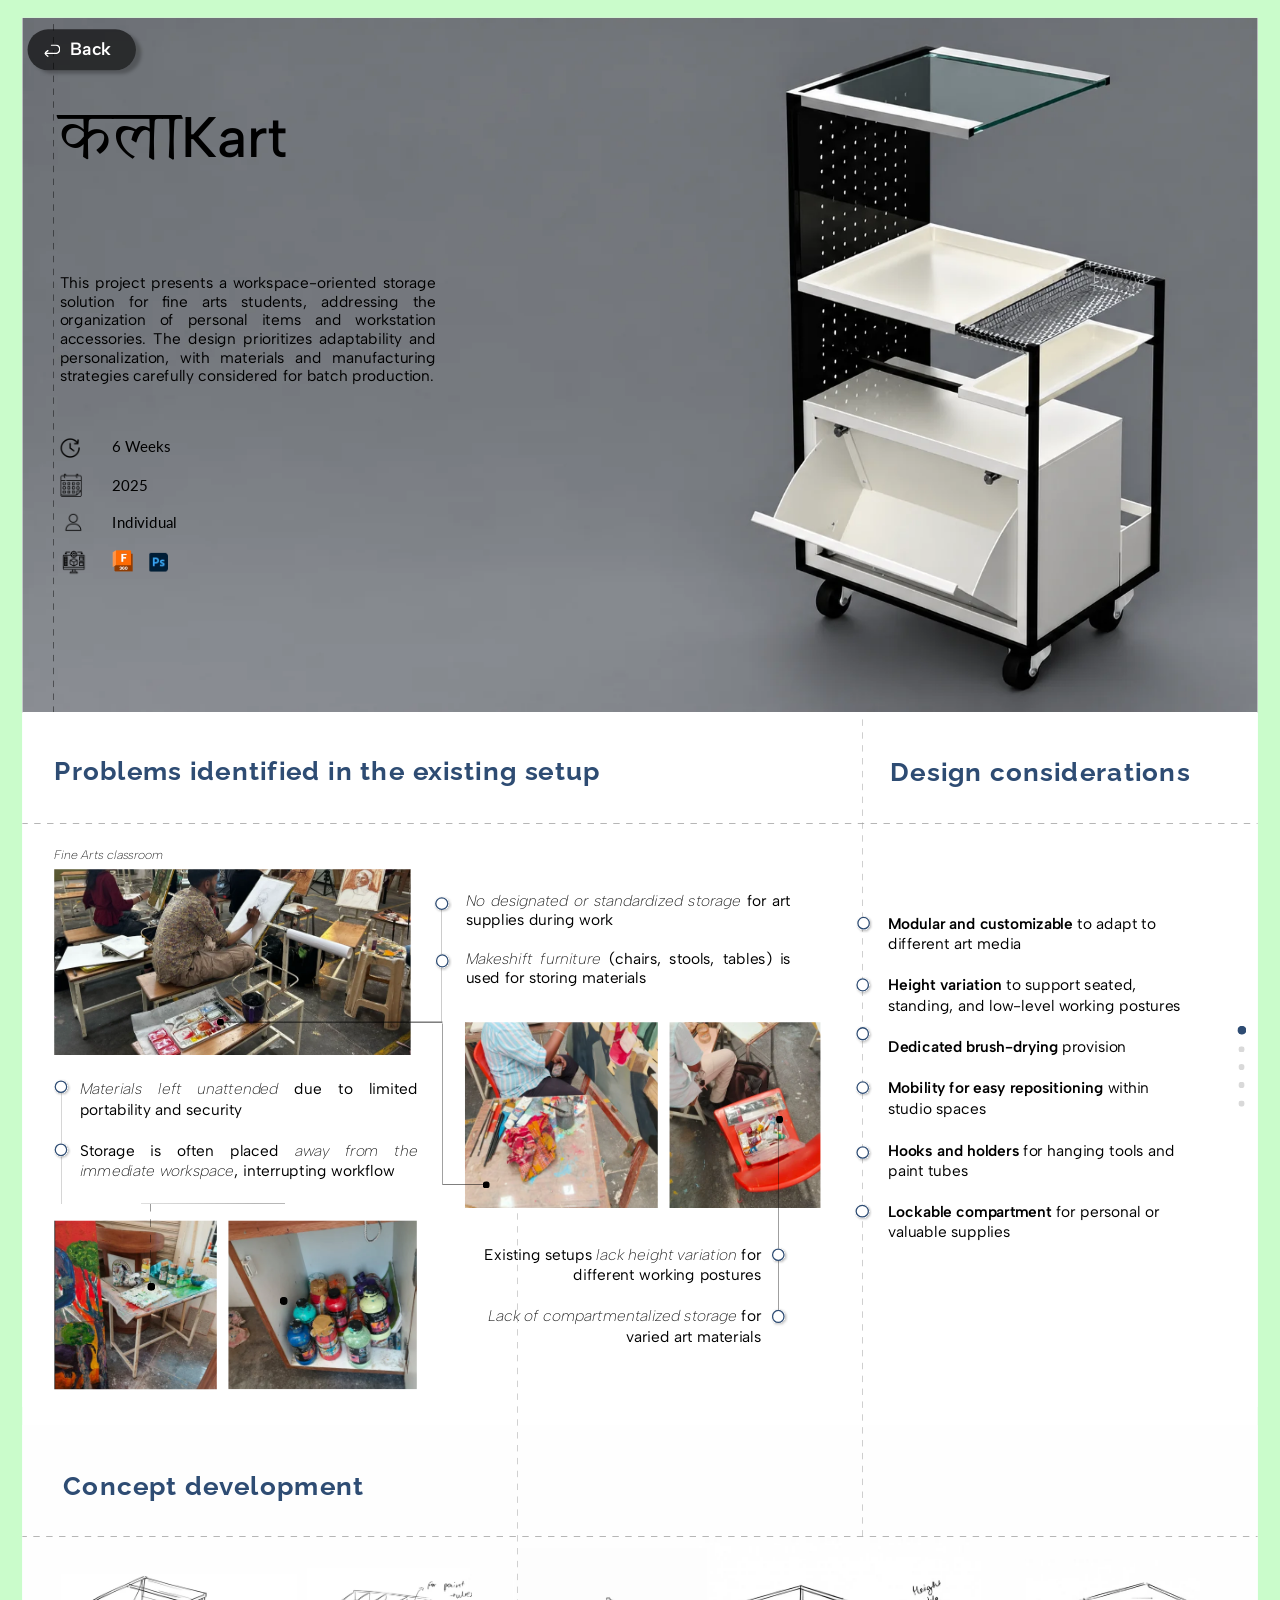
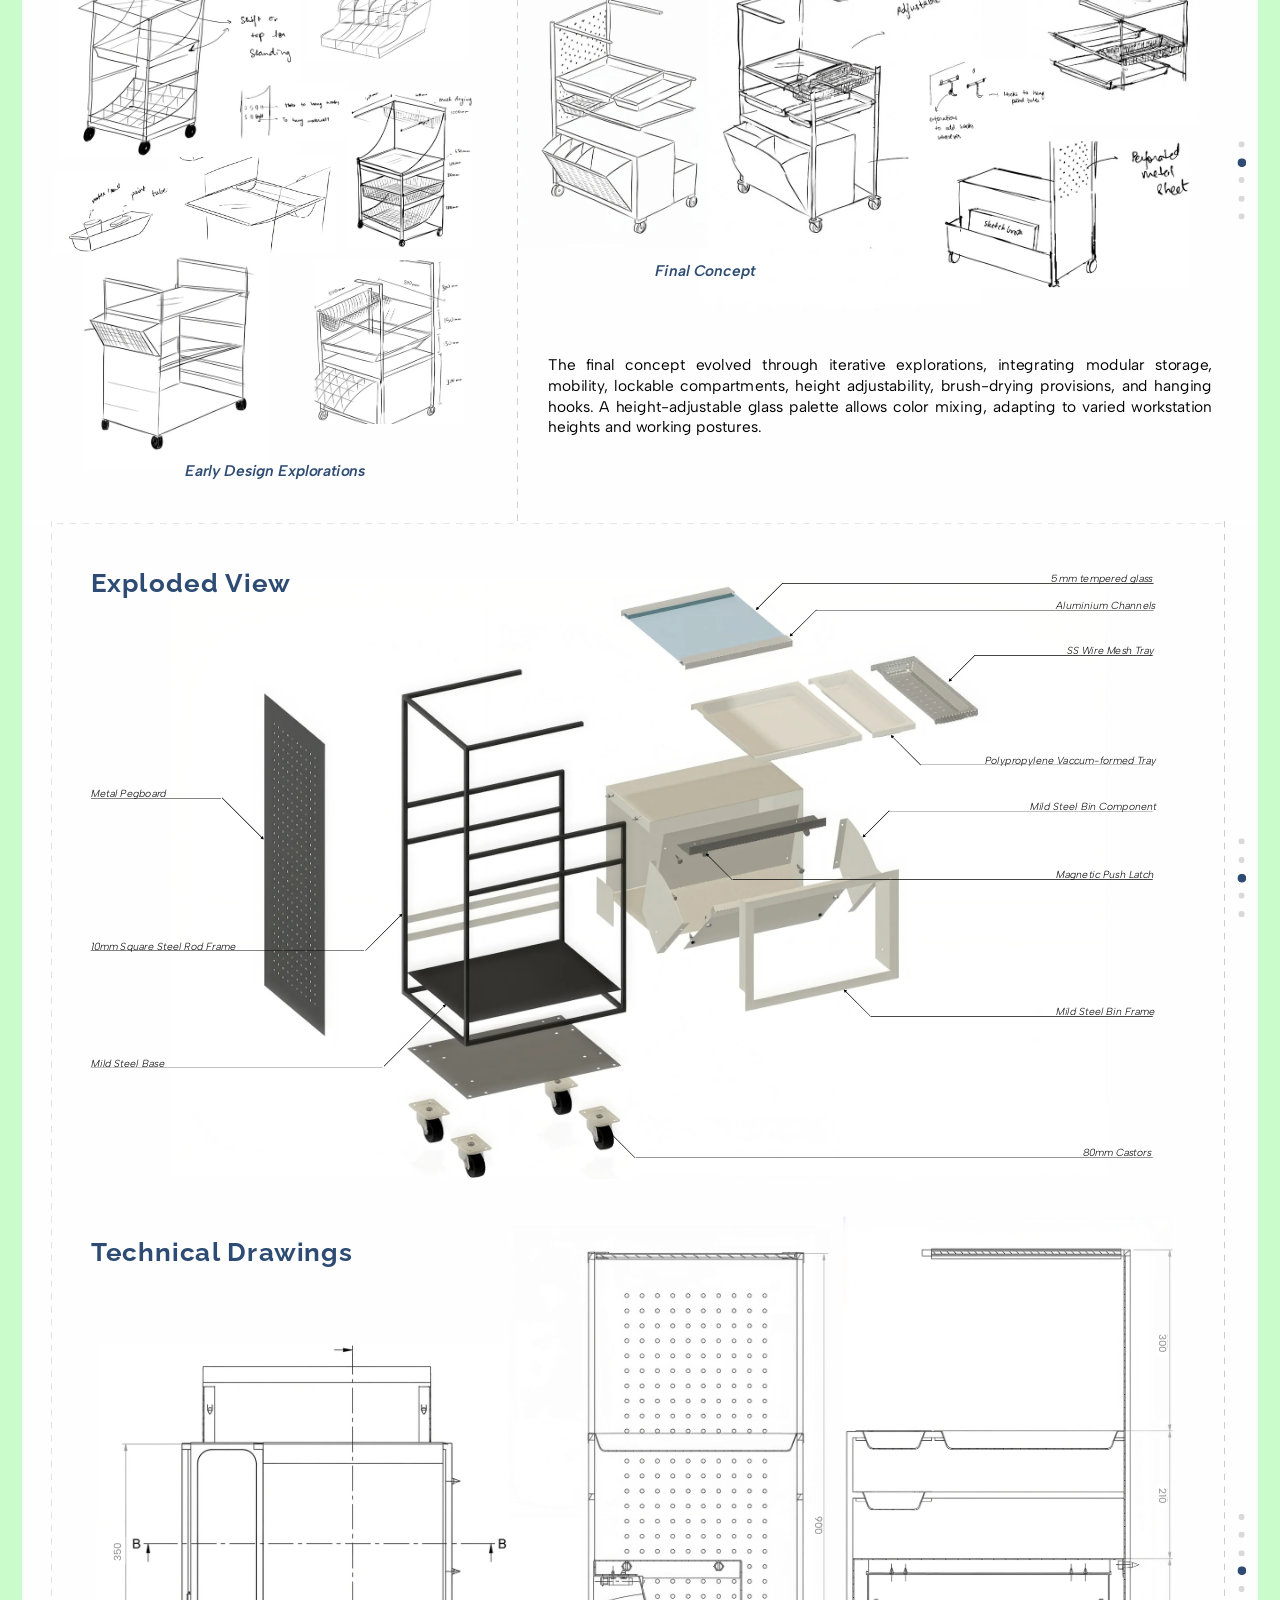
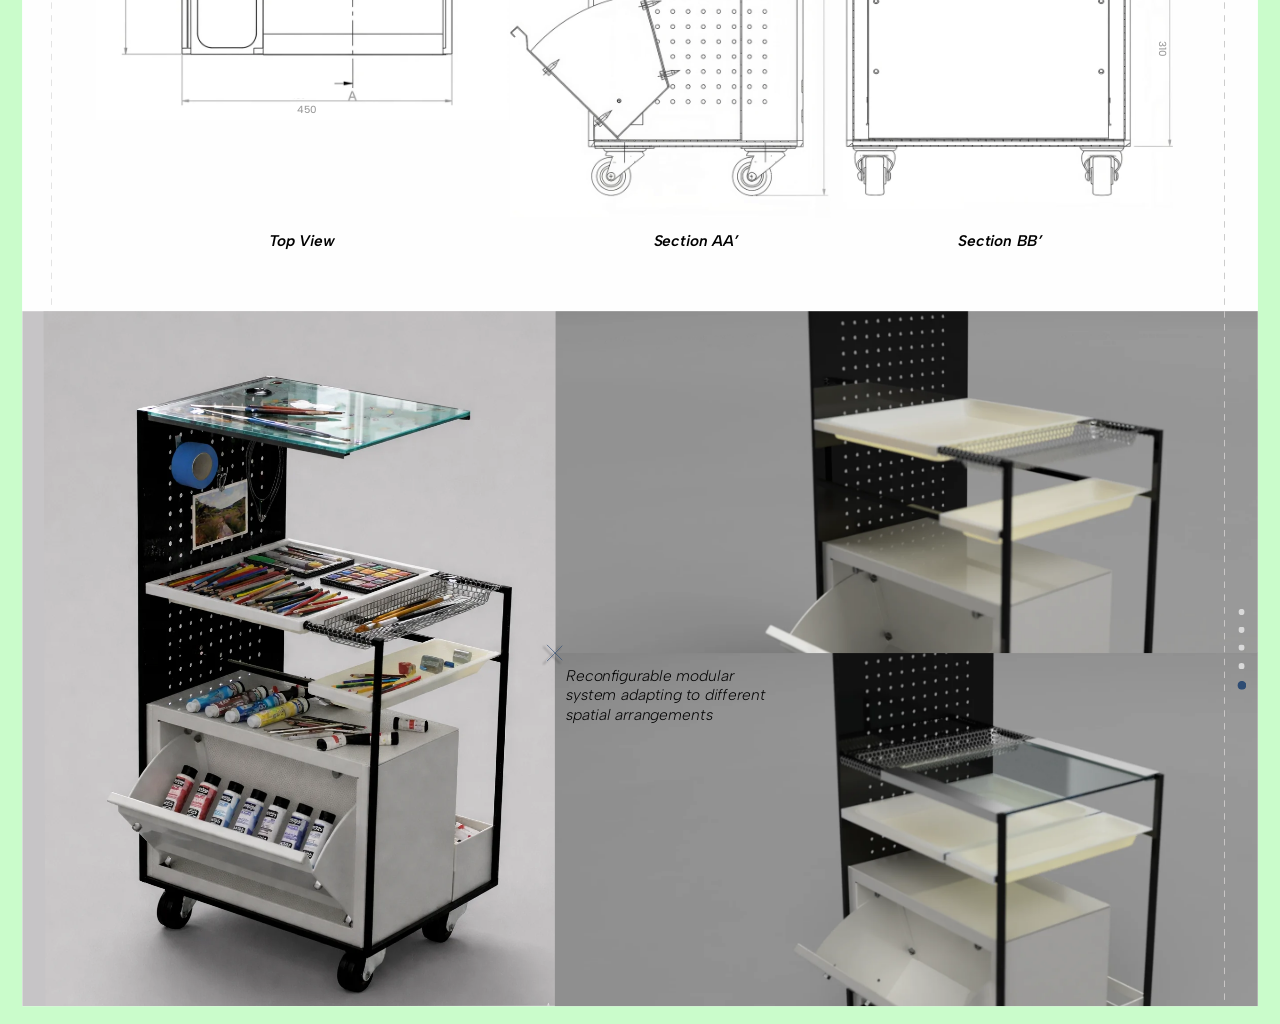
<file: projects/kalakart.html>
<!doctype html>
<html lang="en">
<head>
<meta charset="utf-8">
<meta name="viewport" content="width=device-width, initial-scale=1">
<title>कलाKart — Storage Console — Nishka Dhawan</title>
<meta name="description" content="कलाKart: a storage console project by Nishka Dhawan.">
<meta name="theme-color" content="#29292a">
<link rel="preconnect" href="https://fonts.googleapis.com">
<link rel="preconnect" href="https://fonts.gstatic.com" crossorigin>
<link rel="stylesheet" href="https://fonts.googleapis.com/css2?family=Albert+Sans:ital,wght@0,100..900;1,100..900&family=Raleway:ital,wght@0,100..900;1,100..900&family=Poppins:wght@400;600;700&family=Lato&family=IBM+Plex+Sans&family=Junge&family=Sahitya:wght@400;700&family=Outfit:wght@400;600&family=Datatype&display=swap">
<link rel="stylesheet" href="../assets/site.css?v=e8708891">
<link rel="icon" href="data:image/svg+xml,%3Csvg xmlns='http://www.w3.org/2000/svg' viewBox='0 0 64 64'%3E%3Crect width='64' height='64' rx='14' fill='%2329292a'/%3E%3Cpath d='M20 46V18h4.6l15 20.4V18H44v28h-4.6l-15-20.4V46z' fill='%23fff'/%3E%3C/svg%3E">
<meta property="og:type" content="website">
<meta property="og:title" content="कलाKart — Storage Console — Nishka Dhawan">
<meta property="og:description" content="कलाKart: a storage console project by Nishka Dhawan.">
<meta property="og:image" content="https://nishka0102.github.io/assets/og.jpg">
<meta property="og:image:width" content="1200">
<meta property="og:image:height" content="630">
<meta name="twitter:card" content="summary_large_image">
<script>(function(d){var m=matchMedia('(max-width:760px) and (orientation:portrait) and (hover:none)').matches;var sw=d.clientWidth/1440;var s=m?sw:sw;d.style.setProperty('--s',s);d.style.setProperty('--edge',Math.max(0,(d.clientWidth/s-1440)/2)+'px');if(m)d.classList.add('m');if('CSSViewTransitionRule' in window)d.classList.add('vt');if(location.hash==='#organised')d.classList.add('tidy')})(document.documentElement)</script>
</head>
<body class="page-project" style="--h:4752">
<header class="m-bar"><a class="m-back" href="../projects.html" aria-label="Back to projects"><span aria-hidden="true">&#8249;</span> Back</a><nav class="m-nav" aria-label="Menu"><a href="../index.html#about">About Me</a><a href="../projects.html#organised">Work</a><button class="m-contact" type="button" aria-expanded="false" aria-controls="m-menu">Contact</button></nav>
<nav class="m-menu" id="m-menu" aria-label="Contact"><a href="mailto:nishkadhawan05@gmail.com">nishkadhawan05@gmail.com</a><a href="https://www.linkedin.com/in/nishka-dhawan-3baaa3337/" target="_blank" rel="noopener">LinkedIn</a><a href="https://www.behance.net/nishkadhawan05" target="_blank" rel="noopener">Behance</a><a href="tel:+918295708557">+91 8295708557</a></nav></header><div class="fit"><main class="stage"><div data-name="Desktop - 12" style="background-color:#fff;position:relative;width:100%;height:100%"><div style="position:absolute;background-color:#cafccb;height:5346px;left:0;top:0;width:1440px"></div><div style="position:absolute;background-color:#fff;height:4711.521px;left:25px;top:20px;width:1390px;overflow:clip"><div data-name="Slide 16:9 - 112" style="position:absolute;background-color:#fefefe;height:781.875px;left:0;overflow:clip;top:2368px;width:1390px"><div data-name="image 258" style="position:absolute;height:673.281px;left:166.51px;top:65.16px;width:1054.807px"><div style="position:absolute;inset:0;overflow:hidden;pointer-events:none"><img src="../assets/img/71284f51bdf6.webp" alt="" loading="lazy" decoding="async" draggable="false" style="position:absolute;height:100.05%;left:-1.03%;max-width:none;top:-0.03%;width:101.03%"></div></div><div style="position:absolute;display:flex;align-items:center;justify-content:center;left:calc(50% + 130.31px);width:30.406px;height:30.406px;top:68.05px"><div style="rotate:-45deg;flex:none"><div style="height:0;position:relative;width:43.001px"><div style="position:absolute;inset:-2.09px 0"><img src="../assets/img/72712d86f3b5.svg" alt="" loading="lazy" decoding="async" draggable="false" style="display:block;max-width:none;width:100%;height:100%"></div></div></div></div><div style="position:absolute;display:flex;align-items:center;justify-content:center;left:calc(50% + 168.68px);width:30.406px;height:30.406px;top:97.73px"><div style="rotate:-45deg;flex:none"><div style="height:0;position:relative;width:43.001px"><div style="position:absolute;inset:-2.09px 0"><img src="../assets/img/72712d86f3b5.svg" alt="" loading="lazy" decoding="async" draggable="false" style="display:block;max-width:none;width:100%;height:100%"></div></div></div></div><div style="position:absolute;display:flex;align-items:center;justify-content:center;left:calc(66.67% + 115.11px);width:29.682px;height:29.682px;top:149.13px"><div style="rotate:-45deg;flex:none"><div style="height:0;position:relative;width:41.977px"><div style="position:absolute;inset:-2.09px 0"><img src="../assets/img/8390041a3106.svg" alt="" loading="lazy" decoding="async" draggable="false" style="display:block;max-width:none;width:100%;height:100%"></div></div></div></div><div style="position:absolute;display:flex;align-items:center;justify-content:center;left:calc(66.67% + 49.95px);width:34.026px;height:34.026px;top:calc(20% + 82.53px)"><div style="flex:none;rotate:45deg"><div style="height:0;position:relative;width:48.12px"><div style="position:absolute;inset:-2.09px 0"><img src="../assets/img/c1d848038f9d.svg" alt="" loading="lazy" decoding="async" draggable="false" style="display:block;max-width:none;width:100%;height:100%"></div></div></div></div><div style="position:absolute;display:flex;align-items:center;justify-content:center;left:224.43px;width:47.057px;height:47.057px;top:calc(40% - 2.9px)"><div style="rotate:-135deg;flex:none;scale:1 -1"><div style="height:0;position:relative;width:66.549px"><div style="position:absolute;inset:-2.09px 0"><img src="../assets/img/cf17f04b10ad.svg" alt="" loading="lazy" decoding="async" draggable="false" style="display:block;max-width:none;width:100%;height:100%"></div></div></div></div><div style="position:absolute;display:flex;align-items:center;justify-content:center;left:calc(66.67% + 18.1px);width:30.406px;height:30.406px;top:calc(40% + 10.86px)"><div style="rotate:-45deg;flex:none"><div style="height:0;position:relative;width:43.001px"><div style="position:absolute;inset:-2.09px 0"><img src="../assets/img/72712d86f3b5.svg" alt="" loading="lazy" decoding="async" draggable="false" style="display:block;max-width:none;width:100%;height:100%"></div></div></div></div><div style="position:absolute;display:flex;align-items:center;justify-content:center;left:calc(66.67% - 2.17px);width:29.682px;height:29.682px;top:calc(60% + 56.47px)"><div style="flex:none;rotate:45deg;scale:1 -1"><div style="height:0;position:relative;width:41.977px"><div style="position:absolute;inset:-2.09px 0"><img src="../assets/img/a58beff9df12.svg" alt="" loading="lazy" decoding="async" draggable="false" style="display:block;max-width:none;width:100%;height:100%"></div></div></div></div><div style="position:absolute;display:flex;align-items:center;justify-content:center;left:calc(33.33% + 196.92px);width:29.682px;height:29.682px;top:calc(80% + 59.36px)"><div style="flex:none;rotate:45deg;scale:1 -1"><div style="height:0;position:relative;width:41.977px"><div style="position:absolute;inset:-2.09px 0"><img src="../assets/img/a58beff9df12.svg" alt="" loading="lazy" decoding="async" draggable="false" style="display:block;max-width:none;width:100%;height:100%"></div></div></div></div><div style="position:absolute;display:flex;align-items:center;justify-content:center;left:calc(16.67% + 153.48px);width:41.99px;height:41.99px;top:calc(40% + 127.42px)"><div style="flex:none;rotate:135deg"><div style="height:0;position:relative;width:59.382px"><div style="position:absolute;inset:-2.09px 0"><img src="../assets/img/d14571fb226e.svg" alt="" loading="lazy" decoding="async" draggable="false" style="display:block;max-width:none;width:100%;height:100%"></div></div></div></div><div style="position:absolute;display:flex;align-items:center;justify-content:center;left:calc(16.67% + 174.47px);width:70.224px;height:70.224px;top:calc(60% + 73.12px)"><div style="flex:none;rotate:135deg;scale:1 -1"><div style="height:0;position:relative;width:99.312px"><div style="position:absolute;inset:-2.09px 0"><img src="../assets/img/ecb927b76a53.svg" alt="" loading="lazy" decoding="async" draggable="false" style="display:block;max-width:none;width:100%;height:100%"></div></div></div></div><div style="position:absolute;display:flex;align-items:center;justify-content:center;left:calc(50% + 74.57px);width:29.682px;height:29.682px;top:calc(40% + 59.36px)"><div style="flex:none;rotate:45deg;scale:1 -1"><div style="height:0;position:relative;width:41.977px"><div style="position:absolute;inset:-2.09px 0"><img src="../assets/img/a58beff9df12.svg" alt="" loading="lazy" decoding="async" draggable="false" style="display:block;max-width:none;width:100%;height:100%"></div></div></div></div><div style="position:absolute;height:0;left:calc(50% + 198.36px);top:98.46px;width:379.354px"><div style="position:absolute;inset:-0.72px 0 0 0"><img src="../assets/img/c4fb0a29de0c.svg" alt="" loading="lazy" decoding="async" draggable="false" style="display:block;max-width:none;width:100%;height:100%"></div></div><div style="position:absolute;height:0;left:calc(66.67% + 144.07px);top:149.86px;width:201.26px"><div style="position:absolute;inset:-0.72px 0 0 0"><img src="../assets/img/92193b900a69.svg" alt="" loading="lazy" decoding="async" draggable="false" style="display:block;max-width:none;width:100%;height:100%"></div></div><div style="position:absolute;height:0;left:calc(66.67% + 83.98px);top:calc(20% + 116.56px);width:261.349px"><div style="position:absolute;inset:-0.72px 0 0 0"><img src="../assets/img/a6b46a3845ac.svg" alt="" loading="lazy" decoding="async" draggable="false" style="display:block;max-width:none;width:100%;height:100%"></div></div><div style="position:absolute;display:flex;height:0;align-items:center;justify-content:center;left:77.46px;top:calc(40% - 2.17px);width:146.964px"><div style="flex:none;rotate:180deg;scale:1 -1"><div style="height:0;position:relative;width:146.964px"><div style="position:absolute;inset:-0.72px 0 0 0"><img src="../assets/img/177c55a1f175.svg" alt="" loading="lazy" decoding="async" draggable="false" style="display:block;max-width:none;width:100%;height:100%"></div></div></div></div><div style="position:absolute;height:0;left:calc(66.67% + 47.78px);top:calc(40% + 11.58px);width:297.547px"><div style="position:absolute;inset:-0.72px 0 0 0"><img src="../assets/img/e83e1ce6bd1b.svg" alt="" loading="lazy" decoding="async" draggable="false" style="display:block;max-width:none;width:100%;height:100%"></div></div><div style="position:absolute;height:0;left:calc(66.67% + 27.51px);top:calc(60% + 86.15px);width:317.818px"><div style="position:absolute;inset:-0.72px 0 0 0"><img src="../assets/img/ab5acfb2e2da.svg" alt="" loading="lazy" decoding="async" draggable="false" style="display:block;max-width:none;width:100%;height:100%"></div></div><div style="position:absolute;height:0;left:calc(50% - 5.07px);top:calc(80% + 89.05px);width:582.062px"><div style="position:absolute;inset:-0.72px 0 0 0"><img src="../assets/img/92693bacddd1.svg" alt="" loading="lazy" decoding="async" draggable="false" style="display:block;max-width:none;width:100%;height:100%"></div></div><div style="position:absolute;display:flex;height:0;align-items:center;justify-content:center;left:77.46px;top:calc(60% + 12.31px);width:307.682px"><div style="flex:none;rotate:180deg"><div style="height:0;position:relative;width:307.682px"><div style="position:absolute;inset:-0.72px 0 0 0"><img src="../assets/img/bf0cea475ff3.svg" alt="" loading="lazy" decoding="async" draggable="false" style="display:block;max-width:none;width:100%;height:100%"></div></div></div></div><div style="position:absolute;display:flex;height:0;align-items:center;justify-content:center;left:77.46px;top:calc(80% - 13.03px);width:328.677px"><div style="flex:none;rotate:180deg"><div style="height:0;position:relative;width:328.677px"><div style="position:absolute;inset:-0.72px 0 0 0"><img src="../assets/img/4e52fcc50716.svg" alt="" loading="lazy" decoding="async" draggable="false" style="display:block;max-width:none;width:100%;height:100%"></div></div></div></div><div style="position:absolute;height:0;left:calc(50% + 104.25px);top:calc(40% + 89.05px);width:472.745px"><div style="position:absolute;inset:-0.72px 0 0 0"><img src="../assets/img/ac63334e5a93.svg" alt="" loading="lazy" decoding="async" draggable="false" style="display:block;max-width:none;width:100%;height:100%"></div></div><div style="position:absolute;height:0;left:calc(50% + 159.99px);top:68.78px;width:417.724px"><div style="position:absolute;inset:-0.72px 0 0 0"><img src="../assets/img/b50d24fdc4ce.svg" alt="" loading="lazy" decoding="async" draggable="false" style="display:block;max-width:none;width:100%;height:100%"></div></div><p style="word-break:break-word;position:absolute;font-family:'Albert Sans', sans-serif;font-weight:300;font-style:italic;line-height:23.167px;left:calc(83.33% - 1.45px);font-size:11.583px;color:#000;top:52.12px;white-space:nowrap">5 mm tempered glass</p><p style="word-break:break-word;position:absolute;font-family:'Albert Sans', sans-serif;font-weight:300;font-style:italic;line-height:23.167px;left:calc(83.33% + 5.07px);font-size:11.583px;color:#000;top:81.81px;white-space:nowrap">Aluminium Channels</p><p style="word-break:break-word;position:absolute;font-family:'Albert Sans', sans-serif;font-weight:300;font-style:italic;line-height:23.167px;left:calc(83.33% + 16.65px);font-size:11.583px;color:#000;top:133.21px;white-space:nowrap">SS Wire Mesh Tray</p><p style="word-break:break-word;position:absolute;font-family:'Albert Sans', sans-serif;font-weight:300;font-style:italic;line-height:23.167px;left:calc(66.67% + 156.37px);font-size:11.583px;color:#000;top:calc(20% + 99.9px);white-space:nowrap">Polypropylene Vaccum-formed Tray</p><p style="word-break:break-word;position:absolute;font-family:'Albert Sans', sans-serif;font-weight:300;font-style:italic;line-height:23.167px;left:77.46px;font-size:11.583px;color:#000;top:calc(20% + 137.55px);white-space:nowrap">Metal Pegboard</p><p style="word-break:break-word;position:absolute;font-family:'Albert Sans', sans-serif;font-weight:300;font-style:italic;line-height:23.167px;left:calc(83.33% - 24.61px);font-size:11.583px;color:#000;top:calc(20% + 151.31px);white-space:nowrap">Mild Steel Bin Component</p><p style="word-break:break-word;position:absolute;font-family:'Albert Sans', sans-serif;font-weight:300;font-style:italic;line-height:23.167px;left:calc(83.33% + 4.34px);font-size:11.583px;color:#000;top:calc(60% + 69.5px);white-space:nowrap">Mild Steel Bin Frame</p><p style="word-break:break-word;position:absolute;font-family:'Albert Sans', sans-serif;font-weight:300;font-style:italic;line-height:23.167px;left:77.46px;font-size:11.583px;color:#000;top:calc(60% - 3.62px);white-space:nowrap">10mm Square Steel Rod Frame</p><p style="word-break:break-word;position:absolute;font-family:'Albert Sans', sans-serif;font-weight:300;font-style:italic;line-height:23.167px;left:77.46px;font-size:11.583px;color:#000;top:calc(60% + 127.42px);white-space:nowrap">Mild Steel Base</p><p style="word-break:break-word;position:absolute;font-family:'Albert Sans', sans-serif;font-weight:300;font-style:italic;line-height:23.167px;left:calc(83.33% + 34.75px);font-size:11.583px;color:#000;top:calc(80% + 72.39px);white-space:nowrap">80mm Castors</p><p style="word-break:break-word;position:absolute;font-family:'Albert Sans', sans-serif;font-weight:300;font-style:italic;line-height:23.167px;left:calc(83.33% + 4.34px);font-size:11.583px;color:#000;top:calc(40% + 72.4px);white-space:nowrap">Magnetic Push Latch</p><p style="word-break:break-word;position:absolute;font-family:'Raleway', sans-serif;font-weight:700;height:57.193px;line-height:normal;left:77.46px;color:#2e4c73;font-size:28.958px;top:51.4px;letter-spacing:1.4479px;width:450.302px">Exploded View</p><div style="position:absolute;display:flex;align-items:center;justify-content:center;left:calc(100% - 21.72px);width:7.24px;height:7.24px;top:calc(40% + 42.71px)"><div style="flex:none;rotate:90deg"><div style="position:relative;width:7.24px;height:7.24px"><img src="../assets/img/7473f3d7f579.svg" alt="" loading="lazy" decoding="async" draggable="false" style="position:absolute;display:block;inset:0;max-width:none;width:100%;height:100%"></div></div></div><div style="position:absolute;display:flex;align-items:center;justify-content:center;left:calc(100% - 21.72px);width:7.24px;height:7.24px;top:calc(40% + 62.98px)"><div style="flex:none;rotate:90deg"><div style="position:relative;width:7.24px;height:7.24px"><img src="../assets/img/7473f3d7f579.svg" alt="" loading="lazy" decoding="async" draggable="false" style="position:absolute;display:block;inset:0;max-width:none;width:100%;height:100%"></div></div></div><div style="position:absolute;display:flex;align-items:center;justify-content:center;left:calc(100% - 23.17px);width:10.135px;height:10.135px;top:calc(40% + 81.81px)"><div style="flex:none;rotate:90deg"><div style="position:relative;width:10.135px;height:10.135px"><img src="../assets/img/494c849abdc5.svg" alt="" loading="lazy" decoding="async" draggable="false" style="position:absolute;display:block;inset:0;max-width:none;width:100%;height:100%"></div></div></div><div style="position:absolute;display:flex;align-items:center;justify-content:center;left:calc(100% - 21.72px);width:7.24px;height:7.24px;top:calc(40% + 103.53px)"><div style="flex:none;rotate:90deg"><div style="position:relative;width:7.24px;height:7.24px"><img src="../assets/img/7473f3d7f579.svg" alt="" loading="lazy" decoding="async" draggable="false" style="position:absolute;display:block;inset:0;max-width:none;width:100%;height:100%"></div></div></div><div style="position:absolute;display:flex;align-items:center;justify-content:center;left:calc(100% - 21.72px);width:7.24px;height:7.24px;top:calc(40% + 123.8px)"><div style="flex:none;rotate:90deg"><div style="position:relative;width:7.24px;height:7.24px"><img src="../assets/img/7473f3d7f579.svg" alt="" loading="lazy" decoding="async" draggable="false" style="position:absolute;display:block;inset:0;max-width:none;width:100%;height:100%"></div></div></div><div style="position:absolute;display:flex;height:0;align-items:center;justify-content:center;left:32.77px;top:0.9px;width:1316.267px"><div style="flex:none;rotate:180deg"><div style="height:0;position:relative;width:1316.267px"><div style="position:absolute;inset:-0.36px 0"><img src="../assets/img/001b648f15e6.svg" alt="" loading="lazy" decoding="async" draggable="false" style="display:block;max-width:none;width:100%;height:100%"></div></div></div></div></div><div data-name="Slide 16:9 - 9" style="position:absolute;background-color:#fff;height:781.875px;left:0;overflow:clip;top:0;width:1390px"><div data-name="ChatGPT Image Sep 10, 2026, 04_03_13 PM 1" style="position:absolute;height:782.445px;left:0;top:-0.72px;width:1390.274px"><img src="../assets/img/eea92cbfcfa8.webp" alt="" decoding="async" draggable="false" style="position:absolute;inset:0;max-width:none;object-fit:cover;pointer-events:none;width:100%;height:100%"></div><p style="word-break:break-word;position:absolute;font-family:'Raleway', sans-serif;font-weight:500;line-height:0;left:39.82px;font-size:0px;color:#000;top:65.88px;width:467.677px"><span style="font-family:'Sahitya', sans-serif;line-height:normal;font-style:normal;font-size:82.229px;font-weight:400">कला</span><span style="font-family:'Albert Sans', sans-serif;line-height:normal;font-size:64.241px;font-weight:500">Kart</span></p><div style="position:absolute;display:flex;height:781.875px;align-items:center;justify-content:center;left:36.2px;top:0;width:0"><div style="rotate:-90deg;flex:none"><div style="height:0;position:relative;width:781.875px"><div style="position:absolute;inset:-0.72px 0 0 0"><img src="../assets/img/be2e345fbfc8.svg" alt="" decoding="async" draggable="false" style="display:block;max-width:none;width:100%;height:100%"></div></div></div></div><p style="word-break:break-word;position:absolute;font-family:'Albert Sans', sans-serif;font-weight:400;height:132.484px;line-height:normal;left:41.99px;font-size:17.375px;color:#000;text-align:justify;top:calc(20% + 130.31px);width:423.516px">This project presents a workspace-oriented storage solution for fine arts students, addressing the organization of personal items and workstation accessories. The design prioritizes adaptability and personalization, with materials and manufacturing strategies carefully considered for batch production.</p><div style="word-break:break-word;position:absolute;font-family:'Lato', sans-serif;height:163.615px;line-height:0;left:101.36px;font-style:normal;font-size:17.375px;color:#000;top:calc(60% + 2.9px);width:239.63px;font-weight:400"><p style="line-height:normal;margin-bottom:21.71875px">6 Weeks</p><p style="line-height:normal;margin-bottom:21.71875px">2025</p><p style="line-height:normal">Individual</p></div><div data-name="image 184" style="position:absolute;left:41.99px;width:23.891px;height:23.891px;top:calc(60% + 2.9px)"><img src="../assets/img/b1b57ed662f4.webp" alt="" decoding="async" draggable="false" style="position:absolute;inset:0;max-width:none;object-fit:cover;pointer-events:none;width:100%;height:100%"></div><div data-name="image 185" style="position:absolute;left:41.99px;width:26.063px;height:26.063px;top:calc(60% + 43.44px)"><img src="../assets/img/94e96e020f63.webp" alt="" decoding="async" draggable="false" style="position:absolute;inset:0;max-width:none;object-fit:cover;pointer-events:none;width:100%;height:100%"></div><div data-name="image 187" style="position:absolute;left:44.88px;width:26.063px;height:26.063px;top:calc(80% - 26.06px)"><img src="../assets/img/d52645c0a7ae.webp" alt="" decoding="async" draggable="false" style="position:absolute;inset:0;max-width:none;object-fit:cover;pointer-events:none;width:100%;height:100%"></div><div data-name="image 188" style="position:absolute;left:41.99px;width:31.13px;height:31.13px;top:calc(60% + 82.53px)"><img src="../assets/img/e9c03bd7f2b4.webp" alt="" decoding="async" draggable="false" style="position:absolute;inset:0;max-width:none;object-fit:cover;pointer-events:none;width:100%;height:100%"></div><div style="position:absolute;display:contents;left:101.36px;top:calc(80% - 26.06px)"><div style="position:absolute;background-color:#fff;height:18.533px;left:107.54px;top:calc(80% - 22.97px);width:13.9px"></div><div data-name="image 13" style="position:absolute;left:101.36px;width:23.167px;height:23.167px;top:calc(80% - 26.06px)"><img src="../assets/img/e77fc699dbe3.webp" alt="" decoding="async" draggable="false" style="position:absolute;inset:0;max-width:none;object-fit:cover;pointer-events:none;width:100%;height:100%"></div></div><div data-name="image 16" style="position:absolute;height:21.085px;left:142.62px;top:calc(80% - 23.89px);width:21.626px"><img src="../assets/img/d77e526bc471.webp" alt="" decoding="async" draggable="false" style="position:absolute;inset:0;max-width:none;object-fit:cover;pointer-events:none;width:100%;height:100%"></div></div><div data-name="Slide 16:9 - 90" style="position:absolute;background-color:#c6c4c6;height:781.875px;left:0;overflow:clip;top:3929.65px;width:1390px"><div style="position:absolute;display:flex;height:825.556px;align-items:center;justify-content:center;left:23.16px;top:-41.99px;width:578.776px"><div style="flex:none;rotate:-0.16deg"><div data-name="ChatGPT Image Jan 5, 2026, 12_33_20 PM 1" style="height:823.977px;position:relative;width:576.517px"><div style="position:absolute;inset:0;overflow:hidden;pointer-events:none"><img src="../assets/img/a94e67cb9f2b.webp" alt="" loading="lazy" decoding="async" draggable="false" style="position:absolute;height:106.06%;left:0.18%;max-width:none;top:-0.1%;width:101.06%"></div></div></div></div><div data-name="Screenshot 2025-05-15 152940 1" style="position:absolute;height:1414.245px;left:89.77px;top:-614.64px;width:1066.123px"></div><div data-name="storage_console_2_2026-Feb-22_12-28-28PM-000_CustomizedView34436899900 1" style="position:absolute;height:414.185px;left:calc(33.33% + 136.1px);top:calc(40% + 71.67px);width:941.685px"><div style="position:absolute;inset:0;overflow:hidden;pointer-events:none"><img src="../assets/img/2d0983f32a1e.webp" alt="" loading="lazy" decoding="async" draggable="false" style="position:absolute;height:100.03%;left:0;max-width:none;top:-0.04%;width:100%"></div></div><div data-name="82108b4c-afab-438c-8e2b-cabdb71f55c2 1" style="position:absolute;height:385.146px;left:calc(33.33% + 136.1px);top:0;width:873.818px"><div style="position:absolute;inset:0;overflow:hidden;pointer-events:none"><img src="../assets/img/14db98388a56.webp" alt="" loading="lazy" decoding="async" draggable="false" style="position:absolute;height:100%;left:0.03%;max-width:none;top:0;width:100.03%"></div></div><p style="word-break:break-word;position:absolute;font-family:'Albert Sans', sans-serif;font-weight:300;height:493.016px;font-style:italic;line-height:21.847px;left:calc(33.33% + 148.41px);font-size:17.375px;color:#000;top:calc(40% + 86.88px);width:227.323px">Reconfigurable modular system adapting to different spatial arrangements</p><div style="position:absolute;height:18.823px;left:calc(33.33% + 127.42px);top:calc(40% + 62.99px);width:17.377px"><div style="position:absolute;inset:0 0 -30.77% -36.27%"><img src="../assets/img/9c4244478d58.svg" alt="" loading="lazy" decoding="async" draggable="false" style="display:block;max-width:none;width:100%;height:100%"></div></div><div style="position:absolute;display:flex;align-items:center;justify-content:center;left:calc(100% - 21.72px);width:7.24px;height:7.24px;top:calc(40% + 42.72px)"><div style="flex:none;rotate:90deg"><div style="position:relative;width:7.24px;height:7.24px"><img src="../assets/img/7473f3d7f579.svg" alt="" loading="lazy" decoding="async" draggable="false" style="position:absolute;display:block;inset:0;max-width:none;width:100%;height:100%"></div></div></div><div style="position:absolute;display:flex;align-items:center;justify-content:center;left:calc(100% - 21.72px);width:7.24px;height:7.24px;top:calc(40% + 22.45px)"><div style="flex:none;rotate:90deg"><div style="position:relative;width:7.24px;height:7.24px"><img src="../assets/img/7473f3d7f579.svg" alt="" loading="lazy" decoding="async" draggable="false" style="position:absolute;display:block;inset:0;max-width:none;width:100%;height:100%"></div></div></div><div style="position:absolute;display:flex;align-items:center;justify-content:center;left:calc(100% - 21.72px);width:7.24px;height:7.24px;top:calc(40% + 62.99px)"><div style="flex:none;rotate:90deg"><div style="position:relative;width:7.24px;height:7.24px"><img src="../assets/img/7473f3d7f579.svg" alt="" loading="lazy" decoding="async" draggable="false" style="position:absolute;display:block;inset:0;max-width:none;width:100%;height:100%"></div></div></div><div style="position:absolute;display:flex;align-items:center;justify-content:center;left:calc(100% - 21.72px);width:7.24px;height:7.24px;top:calc(40% + 83.26px)"><div style="flex:none;rotate:90deg"><div style="position:relative;width:7.24px;height:7.24px"><img src="../assets/img/7473f3d7f579.svg" alt="" loading="lazy" decoding="async" draggable="false" style="position:absolute;display:block;inset:0;max-width:none;width:100%;height:100%"></div></div></div><div style="position:absolute;display:flex;align-items:center;justify-content:center;left:calc(100% - 23.17px);width:10.135px;height:10.135px;top:calc(40% + 103.53px)"><div style="flex:none;rotate:90deg"><div style="position:relative;width:10.135px;height:10.135px"><img src="../assets/img/dfc35be23bce.svg" alt="" loading="lazy" decoding="async" draggable="false" style="position:absolute;display:block;inset:0;max-width:none;width:100%;height:100%"></div></div></div><div style="position:absolute;display:flex;height:781.875px;align-items:center;justify-content:center;left:calc(100% - 37.65px);top:0;width:0"><div style="flex:none;rotate:90deg"><div style="height:0;position:relative;width:781.875px"><div style="position:absolute;inset:-0.72px 0 0 0"><img src="../assets/img/b6d2695430e8.svg" alt="" loading="lazy" decoding="async" draggable="false" style="display:block;max-width:none;width:100%;height:100%"></div></div></div></div><div style="position:absolute;display:flex;height:781.875px;align-items:center;justify-content:center;left:33.3px;top:0;width:0"><div style="flex:none;rotate:90deg"><div style="height:0;position:relative;width:781.875px"><div style="position:absolute;inset:-0.72px 0 0 0"><img src="../assets/img/7ea3f3cc7a9d.svg" alt="" loading="lazy" decoding="async" draggable="false" style="display:block;max-width:none;width:100%;height:100%"></div></div></div></div></div><div style="position:absolute;display:flex;height:332.297px;align-items:center;justify-content:center;left:558.17px;top:2033.6px;width:0"><div style="rotate:-90deg;flex:none"><div style="height:0;position:relative;width:332.297px"><div style="position:absolute;inset:-0.72px 0 0 0"><img src="../assets/img/af605946bc38.svg" alt="" loading="lazy" decoding="async" draggable="false" style="display:block;max-width:none;width:100%;height:100%"></div></div></div></div><div data-name="Slide 16:9 - 126" style="position:absolute;background-color:#fefefe;height:781.875px;left:0;overflow:clip;top:1583.3px;width:1390px"><p style="word-break:break-word;position:absolute;font-family:'Raleway', sans-serif;font-weight:700;height:57.193px;line-height:normal;left:46.33px;color:#2e4c73;font-size:28.958px;top:51.4px;letter-spacing:1.4479px;width:450.302px">Concept development </p><div data-name="sketches 1" style="position:absolute;height:184.007px;left:calc(16.67% + 97.74px);top:calc(60% + 20.27px);width:168.571px"><img src="../assets/img/5f5f65bfa740.webp" alt="" loading="lazy" decoding="async" draggable="false" style="position:absolute;inset:0;max-width:none;object-fit:cover;pointer-events:none;width:100%;height:100%"></div><div data-name="sketches 7" style="position:absolute;height:275.104px;left:69.5px;top:calc(40% + 137.55px);width:206.328px"><div style="position:absolute;inset:0;overflow:hidden;pointer-events:none"><img src="../assets/img/863569e0c994.webp" alt="" loading="lazy" decoding="async" draggable="false" style="position:absolute;height:126.76%;left:-25.14%;max-width:none;top:0;width:300.48%"></div></div><div data-name="Screenshot 2025-05-04 182350 2" style="position:absolute;height:418.448px;left:calc(50% + 65.88px);top:128.14px;width:317.818px"><div style="position:absolute;inset:0;overflow:hidden;pointer-events:none"><img src="../assets/img/4591a065e3d5.webp" alt="" loading="lazy" decoding="async" draggable="false" style="position:absolute;height:101.56%;left:-0.03%;max-width:none;top:0;width:192.95%"></div></div><div style="position:absolute;display:flex;height:165.063px;align-items:center;justify-content:center;left:calc(83.33% - 29.68px);top:150.58px;width:196.193px"><div style="flex:none;rotate:180deg;scale:1 -1"><div data-name="Screenshot 2025-05-04 182350 3" style="height:165.063px;position:relative;width:196.193px"><div style="position:absolute;inset:0;overflow:hidden;pointer-events:none"><img src="../assets/img/4591a065e3d5.webp" alt="" loading="lazy" decoding="async" draggable="false" style="position:absolute;height:257.46%;left:-159.09%;max-width:none;top:0;width:312.56%"></div></div></div></div><div data-name="Screenshot 2025-05-04 182412 4" style="position:absolute;height:337.04px;left:calc(33.33% + 89.05px);top:138.28px;width:219.332px"><img src="../assets/img/eaaf06145866.webp" alt="" loading="lazy" decoding="async" draggable="false" style="position:absolute;inset:0;max-width:none;object-fit:cover;pointer-events:none;width:100%;height:100%"></div><div data-name="Screenshot 2025-05-04 182412 2" style="position:absolute;height:163.804px;left:calc(66.67% + 70.23px);top:calc(40% + 42.71px);width:319.266px"><img src="../assets/img/04c51c258334.webp" alt="" loading="lazy" decoding="async" draggable="false" style="position:absolute;inset:0;max-width:none;object-fit:cover;pointer-events:none;width:100%;height:100%"></div><div style="position:absolute;background-color:#fff;height:39.406px;left:calc(66.67% + 170.86px);top:calc(20% + 141.9px);width:226.39px"></div><div data-name="Screenshot 2025-05-04 182412 3" style="position:absolute;height:93.391px;left:calc(66.67% + 93.39px);top:calc(20% + 106.42px);width:136.104px"><div style="position:absolute;inset:0;overflow:hidden;pointer-events:none"><img src="../assets/img/09cf23039e00.webp" alt="" loading="lazy" decoding="async" draggable="false" style="position:absolute;height:123.03%;left:0;max-width:none;top:-8.8%;width:122.87%"></div></div><p style="word-break:break-word;position:absolute;font-family:'Albert Sans', sans-serif;font-weight:400;height:493.016px;line-height:23.167px;left:calc(33.33% + 128.14px);font-size:17.375px;color:#000;text-align:justify;top:calc(60% + 125.97px);width:747.125px">The final concept evolved through iterative explorations, integrating modular storage, mobility, lockable compartments, height adjustability, brush-drying provisions, and hanging hooks. A height-adjustable glass palette allows color mixing, adapting to varied workstation heights and working postures.</p><p style="word-break:break-word;position:absolute;font-family:'Albert Sans', sans-serif;font-weight:600;font-style:italic;line-height:23.167px;left:183.16px;color:#2e4c73;font-size:17.375px;top:calc(80% + 88.32px);width:717.443px">Early Design Explorations</p><p style="word-break:break-word;position:absolute;font-family:'Albert Sans', sans-serif;font-weight:600;font-style:italic;line-height:23.167px;left:calc(50% + 17.38px);color:#2e4c73;font-size:17.375px;top:calc(60% + 20.27px);width:717.443px">Final Concept</p><div style="position:absolute;height:0;left:-2.17px;top:125.25px;width:1394.344px"><div style="position:absolute;inset:-0.72px 0 0 0"><img src="../assets/img/c80442488105.svg" alt="" loading="lazy" decoding="async" draggable="false" style="display:block;max-width:none;width:100%;height:100%"></div></div><div style="position:absolute;display:flex;align-items:center;justify-content:center;left:calc(100% - 21.72px);width:7.24px;height:7.24px;top:calc(40% + 42.71px)"><div style="flex:none;rotate:90deg"><div style="position:relative;width:7.24px;height:7.24px"><img src="../assets/img/7473f3d7f579.svg" alt="" loading="lazy" decoding="async" draggable="false" style="position:absolute;display:block;inset:0;max-width:none;width:100%;height:100%"></div></div></div><div style="position:absolute;display:flex;align-items:center;justify-content:center;left:calc(100% - 23.17px);width:10.135px;height:10.135px;top:calc(40% + 61.54px)"><div style="flex:none;rotate:90deg"><div style="position:relative;width:10.135px;height:10.135px"><img src="../assets/img/dfc35be23bce.svg" alt="" loading="lazy" decoding="async" draggable="false" style="position:absolute;display:block;inset:0;max-width:none;width:100%;height:100%"></div></div></div><div style="position:absolute;display:flex;align-items:center;justify-content:center;left:calc(100% - 21.72px);width:7.24px;height:7.24px;top:calc(40% + 83.26px)"><div style="flex:none;rotate:90deg"><div style="position:relative;width:7.24px;height:7.24px"><img src="../assets/img/7473f3d7f579.svg" alt="" loading="lazy" decoding="async" draggable="false" style="position:absolute;display:block;inset:0;max-width:none;width:100%;height:100%"></div></div></div><div style="position:absolute;display:flex;align-items:center;justify-content:center;left:calc(100% - 21.72px);width:7.24px;height:7.24px;top:calc(40% + 103.53px)"><div style="flex:none;rotate:90deg"><div style="position:relative;width:7.24px;height:7.24px"><img src="../assets/img/7473f3d7f579.svg" alt="" loading="lazy" decoding="async" draggable="false" style="position:absolute;display:block;inset:0;max-width:none;width:100%;height:100%"></div></div></div><div style="position:absolute;display:flex;align-items:center;justify-content:center;left:calc(100% - 21.72px);width:7.24px;height:7.24px;top:calc(40% + 123.8px)"><div style="flex:none;rotate:90deg"><div style="position:relative;width:7.24px;height:7.24px"><img src="../assets/img/7473f3d7f579.svg" alt="" loading="lazy" decoding="async" draggable="false" style="position:absolute;display:block;inset:0;max-width:none;width:100%;height:100%"></div></div></div><div data-name="sketches 8" style="position:absolute;height:92.239px;left:34.75px;top:calc(40% + 78.19px);width:137.112px"><div style="position:absolute;inset:0;overflow:hidden;pointer-events:none"><img src="../assets/img/863569e0c994.webp" alt="" loading="lazy" decoding="async" draggable="false" style="position:absolute;height:300.9%;left:-180.77%;max-width:none;top:-22.45%;width:361.18%"></div></div><div data-name="sketches 6" style="position:absolute;height:112.938px;left:162.89px;top:calc(40% + 57.19px);width:189.677px"><div style="position:absolute;inset:0;overflow:hidden;pointer-events:none"><img src="../assets/img/863569e0c994.webp" alt="" loading="lazy" decoding="async" draggable="false" style="position:absolute;height:214.1%;left:-117.59%;max-width:none;top:-76.92%;width:227.46%"></div></div><div data-name="sketches 4" style="position:absolute;height:207.701px;left:42.71px;top:calc(20% + 10.14px);width:267.237px"><div style="position:absolute;inset:0;overflow:hidden;pointer-events:none"><img src="../assets/img/7796c83bd574.webp" alt="" loading="lazy" decoding="async" draggable="false" style="position:absolute;height:100%;left:-23.94%;max-width:none;top:0;width:137.92%"></div></div><div style="position:absolute;background-color:#fff;height:16.651px;left:125.97px;top:calc(60% + 1.45px);width:49.953px"></div><div data-name="sketches 3" style="position:absolute;height:177.439px;left:calc(16.67% + 133.21px);top:calc(20% + 141.9px);width:141.117px"><img src="../assets/img/fa71574c181f.webp" alt="" loading="lazy" decoding="async" draggable="false" style="position:absolute;inset:0;max-width:none;object-fit:cover;pointer-events:none;width:100%;height:100%"></div><div data-name="sketches 2" style="position:absolute;height:63.002px;left:236.74px;top:calc(20% + 133.21px);width:128.104px"><div style="position:absolute;inset:0;overflow:hidden;pointer-events:none"><img src="../assets/img/7088cd113f62.webp" alt="" loading="lazy" decoding="async" draggable="false" style="position:absolute;height:300.29%;left:-125.71%;max-width:none;top:-200%;width:262.55%"></div></div><div data-name="sketches 9" style="position:absolute;height:103.614px;left:calc(16.67% + 84.7px);top:159.99px;width:189.516px"><img src="../assets/img/35f8505a406f.webp" alt="" loading="lazy" decoding="async" draggable="false" style="position:absolute;inset:0;max-width:none;object-fit:cover;pointer-events:none;width:100%;height:100%"></div></div><div data-name="Slide 16:9 - 130" style="position:absolute;background-color:#fefefe;height:781.875px;left:0;overflow:clip;top:3147.77px;width:1390px"><p style="word-break:break-word;position:absolute;font-family:'Raleway', sans-serif;font-weight:700;height:57.193px;line-height:normal;left:77.46px;color:#2e4c73;font-size:28.958px;top:24.61px;letter-spacing:1.4479px;width:450.302px">Technical Drawings</p><div style="position:absolute;display:flex;align-items:center;justify-content:center;left:calc(100% - 21.72px);width:7.24px;height:7.24px;top:calc(40% + 42.72px)"><div style="flex:none;rotate:90deg"><div style="position:relative;width:7.24px;height:7.24px"><img src="../assets/img/7473f3d7f579.svg" alt="" loading="lazy" decoding="async" draggable="false" style="position:absolute;display:block;inset:0;max-width:none;width:100%;height:100%"></div></div></div><div style="position:absolute;display:flex;align-items:center;justify-content:center;left:calc(100% - 21.72px);width:7.24px;height:7.24px;top:calc(40% + 22.45px)"><div style="flex:none;rotate:90deg"><div style="position:relative;width:7.24px;height:7.24px"><img src="../assets/img/7473f3d7f579.svg" alt="" loading="lazy" decoding="async" draggable="false" style="position:absolute;display:block;inset:0;max-width:none;width:100%;height:100%"></div></div></div><div style="position:absolute;display:flex;align-items:center;justify-content:center;left:calc(100% - 21.72px);width:7.24px;height:7.24px;top:calc(40% + 62.99px)"><div style="flex:none;rotate:90deg"><div style="position:relative;width:7.24px;height:7.24px"><img src="../assets/img/7473f3d7f579.svg" alt="" loading="lazy" decoding="async" draggable="false" style="position:absolute;display:block;inset:0;max-width:none;width:100%;height:100%"></div></div></div><div style="position:absolute;display:flex;align-items:center;justify-content:center;left:calc(100% - 23.17px);width:10.135px;height:10.135px;top:calc(40% + 81.81px)"><div style="flex:none;rotate:90deg"><div style="position:relative;width:10.135px;height:10.135px"><img src="../assets/img/dfc35be23bce.svg" alt="" loading="lazy" decoding="async" draggable="false" style="position:absolute;display:block;inset:0;max-width:none;width:100%;height:100%"></div></div></div><div style="position:absolute;display:flex;align-items:center;justify-content:center;left:calc(100% - 21.72px);width:7.24px;height:7.24px;top:calc(40% + 103.53px)"><div style="flex:none;rotate:90deg"><div style="position:relative;width:7.24px;height:7.24px"><img src="../assets/img/7473f3d7f579.svg" alt="" loading="lazy" decoding="async" draggable="false" style="position:absolute;display:block;inset:0;max-width:none;width:100%;height:100%"></div></div></div><div style="position:absolute;display:flex;height:664.898px;align-items:center;justify-content:center;left:calc(33.33% + 84.7px);top:12px;width:362.448px"><div style="rotate:-90deg;flex:none"><div data-name="image 279" style="height:362.448px;position:relative;width:664.898px"><img src="../assets/img/35f4dab877cf.webp" alt="" loading="lazy" decoding="async" draggable="false" style="position:absolute;inset:0;max-width:none;object-fit:cover;pointer-events:none;width:100%;height:100%"></div></div></div><div style="position:absolute;display:flex;height:666.326px;align-items:center;justify-content:center;left:calc(66.67% - 3.64px);top:0.89px;width:371.395px"><div style="rotate:-90deg;flex:none"><div data-name="image 281" style="height:371.395px;position:relative;width:666.326px"><div style="position:absolute;inset:0;overflow:hidden;pointer-events:none"><img src="../assets/img/a755be590e1c.webp" alt="" loading="lazy" decoding="async" draggable="false" style="position:absolute;height:100.3%;left:-0.03%;max-width:none;top:0.03%;width:100.17%"></div></div></div></div><div data-name="image 280" style="position:absolute;height:425.958px;left:82.07px;top:141.93px;width:465.989px"><img src="../assets/img/fa155beecad1.webp" alt="" loading="lazy" decoding="async" draggable="false" style="position:absolute;inset:0;max-width:none;object-fit:cover;pointer-events:none;width:100%;height:100%"></div><p style="word-break:break-word;position:absolute;font-family:'Albert Sans', sans-serif;font-weight:600;font-style:italic;line-height:23.167px;left:calc(16.67% + 45.61px);font-size:17.375px;color:#000;top:calc(80% + 65.88px);white-space:nowrap">Top View</p><p style="word-break:break-word;position:absolute;font-family:'Albert Sans', sans-serif;font-weight:500;line-height:23.167px;left:calc(16.67% + 76.92px);color:#9b9b9b;font-size:11.583px;top:calc(60% + 75.2px);white-space:nowrap">450</p><p style="word-break:break-word;position:absolute;font-family:'Albert Sans', sans-serif;font-weight:600;font-style:italic;line-height:23.167px;left:calc(50% + 15.2px);font-size:17.375px;color:#000;top:calc(80% + 65.88px);white-space:nowrap">Section AA’</p><p style="word-break:break-word;position:absolute;font-family:'Albert Sans', sans-serif;font-weight:600;font-style:italic;line-height:23.167px;left:calc(66.67% + 125.97px);font-size:17.375px;color:#000;top:calc(80% + 65.88px);white-space:nowrap">Section BB’</p><div style="position:absolute;background-color:#fff;height:13.031px;left:calc(16.67% + 44.15px);top:calc(60% + 61.55px);width:70.224px"></div><div style="position:absolute;background-color:#fff;height:29.682px;left:98.31px;top:calc(40% + 48.61px);width:17.375px"></div><div style="position:absolute;display:flex;height:22px;align-items:center;justify-content:center;left:95.58px;top:calc(40% + 53.92px);width:24px"><div style="rotate:-90deg;flex:none"><p style="word-break:break-word;font-family:'Albert Sans', sans-serif;font-weight:500;line-height:23.167px;position:relative;color:#9b9b9b;font-size:11.583px;white-space:nowrap">350</p></div></div><div style="position:absolute;background-color:#fff;height:27.308px;left:calc(50% + 189.79px);top:calc(40% + 21.3px);width:13.654px"></div><div style="position:absolute;background-color:#fff;height:29.682px;left:calc(83.33% + 118.23px);top:128.14px;width:11.583px"></div><div style="position:absolute;background-color:#fff;height:29.682px;left:calc(83.33% + 118.23px);top:calc(20% + 144.79px);width:11.583px"></div><div style="position:absolute;background-color:#fff;height:29.682px;left:calc(83.33% + 118.96px);top:calc(60% + 11.58px);width:11.583px"></div><div style="position:absolute;display:flex;height:22px;align-items:center;justify-content:center;left:calc(50% + 188.46px);top:calc(40% + 24.03px);width:24px"><div style="flex:none;rotate:90deg"><p style="word-break:break-word;font-family:'Albert Sans', sans-serif;font-weight:500;line-height:23.167px;position:relative;color:#9b9b9b;font-size:11.583px;white-space:nowrap">900</p></div></div><div style="position:absolute;display:flex;height:18px;align-items:center;justify-content:center;left:calc(83.33% + 111.87px);top:calc(60% + 8.69px);width:24px"><div style="flex:none;rotate:90deg"><p style="word-break:break-word;font-family:'Albert Sans', sans-serif;font-weight:500;line-height:23.167px;position:relative;color:#9b9b9b;font-size:11.583px;white-space:nowrap">310</p></div></div><div style="position:absolute;display:flex;height:18px;align-items:center;justify-content:center;left:calc(83.33% + 111.87px);top:calc(20% + 149.86px);width:24px"><div style="flex:none;rotate:90deg"><p style="word-break:break-word;font-family:'Albert Sans', sans-serif;font-weight:500;line-height:23.167px;position:relative;color:#9b9b9b;font-size:11.583px;white-space:nowrap">210</p></div></div><div style="position:absolute;display:flex;height:22px;align-items:center;justify-content:center;left:calc(83.33% + 66.87px);top:132.49px;width:69px"><div style="flex:none;rotate:90deg"><div style="word-break:break-word;font-family:'Albert Sans', sans-serif;font-weight:500;line-height:0;position:relative;color:#9b9b9b;font-size:11.583px;white-space:nowrap"><p style="line-height:23.167px;margin-bottom:21.71875px">300</p><p style="line-height:23.167px">​</p></div></div></div></div><div style="position:absolute;display:flex;height:1563.75px;align-items:center;justify-content:center;left:1352.35px;top:2365.9px;width:0"><div style="flex:none;rotate:90deg"><div style="height:0;position:relative;width:1563.75px"><div style="position:absolute;inset:-0.72px 0 0 0"><img src="../assets/img/d583def19c92.svg" alt="" loading="lazy" decoding="async" draggable="false" style="display:block;max-width:none;width:100%;height:100%"></div></div></div></div><div style="position:absolute;display:flex;height:1563.75px;align-items:center;justify-content:center;left:33.3px;top:2365.9px;width:0"><div style="flex:none;rotate:90deg"><div style="height:0;position:relative;width:1563.75px"><div style="position:absolute;inset:-0.72px 0 0 0"><img src="../assets/img/5b42af80d8e8.svg" alt="" loading="lazy" decoding="async" draggable="false" style="display:block;max-width:none;width:100%;height:100%"></div></div></div></div><div data-name="Slide 16:9 - 127" style="position:absolute;background-color:#fff;height:781.875px;left:0;overflow:clip;top:781.02px;width:1390px"><div data-name="Screenshot 2025-04-11 121210 1" style="position:absolute;height:209.165px;left:calc(33.33% + 34.75px);top:calc(40% + 36.2px);width:217.249px"><div style="position:absolute;inset:0;overflow:hidden;pointer-events:none"><img src="../assets/img/4834d2bbe7bd.webp" alt="" loading="lazy" decoding="async" draggable="false" style="position:absolute;height:149.28%;left:0;max-width:none;top:-49.28%;width:107.44%"></div></div><p style="word-break:break-word;position:absolute;font-family:'Raleway', sans-serif;font-weight:700;height:57.193px;line-height:normal;left:36.19px;color:#2e4c73;font-size:28.958px;top:49.95px;letter-spacing:1.4479px;width:708.755px">Problems identified in the existing setup</p><p style="word-break:break-word;position:absolute;font-family:'Raleway', sans-serif;font-weight:700;height:43.438px;line-height:normal;left:calc(66.67% + 50.08px);color:#2e4c73;font-size:28.958px;top:51.4px;letter-spacing:1.4479px;width:416.276px">Design considerations</p><div style="word-break:break-word;position:absolute;font-family:'Albert Sans', sans-serif;font-weight:400;line-height:0;left:calc(33.33% + 35.51px);font-size:17.375px;color:#000;text-align:justify;top:calc(20% + 44.85px);width:365.599px;white-space:pre-wrap"><p style="margin-bottom:0"><span style="word-break:break-word;font-family:'Albert Sans', sans-serif;font-weight:200;font-style:italic;line-height:21.719px">No designated or standardized storage</span><span style="line-height:21.719px"> for art supplies during work</span></p><p style="line-height:21.719px;margin-bottom:0">​</p><p style="margin-bottom:0"><span style="word-break:break-word;font-family:'Albert Sans', sans-serif;font-weight:200;font-style:italic;line-height:21.719px">Makeshift furniture</span><span style="word-break:break-word;font-family:'Albert Sans', sans-serif;font-weight:500;line-height:21.719px"> </span><span style="line-height:21.719px">(chairs, stools, tables) is used for storing materials</span></p><p style="line-height:21.719px;margin-bottom:0">​</p><p style="line-height:21.719px">​</p></div><p style="word-break:break-word;position:absolute;font-family:'Albert Sans', sans-serif;font-weight:200;font-style:italic;line-height:21.719px;left:35.5px;font-size:13.654px;color:#000;text-align:justify;top:150.2px;width:365.599px">Fine Arts classroom</p><div data-name="Screenshot 2025-04-11 140403 1" style="position:absolute;height:209.134px;left:36.19px;top:calc(20% + 20.27px);width:400.521px"><div style="position:absolute;inset:0;overflow:hidden;pointer-events:none"><img src="../assets/img/4440d31b7f95.webp" alt="" loading="lazy" decoding="async" draggable="false" style="position:absolute;height:154.82%;left:-4.07%;max-width:none;top:-54.82%;width:107.43%"></div></div><div data-name="Screenshot 2025-04-11 122012 1" style="position:absolute;height:209.224px;left:calc(50% + 33.3px);top:calc(40% + 36.2px);width:170.13px"><div style="position:absolute;inset:0;overflow:hidden;pointer-events:none"><img src="../assets/img/ea53082a9b1c.webp" alt="" loading="lazy" decoding="async" draggable="false" style="position:absolute;height:134%;left:0;max-width:none;top:-34.08%;width:100.73%"></div></div><div style="position:absolute;height:0;left:-1.45px;top:125.25px;width:1394.344px"><div style="position:absolute;inset:-0.72px 0 0 0"><img src="../assets/img/c80442488105.svg" alt="" loading="lazy" decoding="async" draggable="false" style="display:block;max-width:none;width:100%;height:100%"></div></div><div style="word-break:break-word;position:absolute;font-family:'Albert Sans', sans-serif;font-weight:400;height:493.016px;line-height:0;left:calc(66.67% + 47.35px);font-size:17.375px;color:#000;top:calc(20% + 69.43px);width:332.297px;white-space:pre-wrap"><p style="margin-bottom:0"><span style="word-break:break-word;font-family:'Albert Sans', sans-serif;font-weight:600;line-height:23.167px">Modular and customizable</span><span style="line-height:23.167px"> to adapt to different art media</span></p><p style="line-height:23.167px;margin-bottom:0">​</p><p style="margin-bottom:0"><span style="word-break:break-word;font-family:'Albert Sans', sans-serif;font-weight:600;line-height:23.167px">Height variation</span><span style="line-height:23.167px"> to support seated, standing, and low-level working postures</span></p><p style="line-height:23.167px;margin-bottom:0">​</p><p style="margin-bottom:0"><span style="word-break:break-word;font-family:'Albert Sans', sans-serif;font-weight:600;line-height:23.167px">Dedicated brush-drying</span><span style="line-height:23.167px"> provision</span></p><p style="line-height:23.167px;margin-bottom:0">​</p><p style="margin-bottom:0"><span style="word-break:break-word;font-family:'Albert Sans', sans-serif;font-weight:600;line-height:23.167px">Mobility for easy repositioning </span><span style="line-height:23.167px">within studio spaces</span></p><p style="line-height:23.167px;margin-bottom:0">​</p><p style="margin-bottom:0"><span style="word-break:break-word;font-family:'Albert Sans', sans-serif;font-weight:600;line-height:23.167px">Hooks and holders </span><span style="line-height:23.167px">for hanging tools and paint tubes</span></p><p style="line-height:23.167px;margin-bottom:0">​</p><p><span style="word-break:break-word;font-family:'Albert Sans', sans-serif;font-weight:600;line-height:23.167px">Lockable compartment</span><span style="line-height:23.167px"> for personal or valuable supplies</span></p></div><div style="position:absolute;height:0;left:226.6px;top:calc(40% + 36.92px);width:246.146px"><div style="position:absolute;inset:-1.45px 0 0 0"><img src="../assets/img/9d238774a94c.svg" alt="" loading="lazy" decoding="async" draggable="false" style="display:block;max-width:none;width:100%;height:100%"></div></div><div style="position:absolute;height:0;left:calc(33.33% + 10.13px);top:calc(60% + 62.98px);width:50.677px"><div style="position:absolute;inset:-1.45px 0 0 0"><img src="../assets/img/84881acf0f9c.svg" alt="" loading="lazy" decoding="async" draggable="false" style="display:block;max-width:none;width:100%;height:100%"></div></div><div style="position:absolute;display:flex;height:182.446px;align-items:center;justify-content:center;left:calc(33.33% + 10.13px);top:calc(40% + 36.92px);width:0"><div style="rotate:-90deg;flex:none"><div style="height:0;position:relative;width:182.446px"><div style="position:absolute;inset:-1.45px 0 0 0"><img src="../assets/img/0478e4bafc39.svg" alt="" loading="lazy" decoding="async" draggable="false" style="display:block;max-width:none;width:100%;height:100%"></div></div></div></div><div style="position:absolute;display:flex;height:218.468px;align-items:center;justify-content:center;left:calc(50% + 156.13px);top:calc(60% - 8.46px);width:0"><div style="rotate:-90deg;flex:none"><div style="height:0;position:relative;width:218.468px"><div style="position:absolute;inset:-1.45px 0 0 0"><img src="../assets/img/09e61d85acfc.svg" alt="" loading="lazy" decoding="async" draggable="false" style="display:block;max-width:none;width:100%;height:100%"></div></div></div></div><div style="position:absolute;display:flex;height:131.081px;align-items:center;justify-content:center;left:calc(33.33% + 8.21px);top:calc(20% + 61.24px);width:0"><div style="flex:none;rotate:90deg"><div style="height:0;position:relative;width:131.081px"><div style="position:absolute;inset:-1.45px 0 0 0"><img src="../assets/img/63cea59441b2.svg" alt="" loading="lazy" decoding="async" draggable="false" style="display:block;max-width:none;width:100%;height:100%"></div></div></div></div><div style="position:absolute;display:flex;height:136.542px;align-items:center;justify-content:center;left:42.8px;top:calc(40% + 104.22px);width:0"><div style="flex:none;rotate:90deg"><div style="height:0;position:relative;width:136.542px"><div style="position:absolute;inset:-1.45px 0 0 0"><img src="../assets/img/38b22f144672.svg" alt="" loading="lazy" decoding="async" draggable="false" style="display:block;max-width:none;width:100%;height:100%"></div></div></div></div><div style="position:absolute;display:flex;height:0.362px;align-items:center;justify-content:center;left:43.43px;top:calc(60% + 82.73px);width:252.662px"><div style="flex:none;rotate:-179.92deg"><div style="height:0;position:relative;width:252.662px"><div style="position:absolute;inset:-1.45px 0 0 0"><img src="../assets/img/f745de35af1c.svg" alt="" loading="lazy" decoding="async" draggable="false" style="display:block;max-width:none;width:100%;height:100%"></div></div></div></div><div style="position:absolute;left:218.63px;width:8.688px;height:8.688px;top:calc(40% + 31.85px)"><img src="../assets/img/cc30b73c8b59.svg" alt="" loading="lazy" decoding="async" draggable="false" style="position:absolute;display:block;inset:0;max-width:none;width:100%;height:100%"></div><div style="position:absolute;left:calc(33.33% + 54.29px);width:8.688px;height:8.688px;top:calc(60% + 58.64px)"><img src="../assets/img/cc30b73c8b59.svg" alt="" loading="lazy" decoding="async" draggable="false" style="position:absolute;display:block;inset:0;max-width:none;width:100%;height:100%"></div><div style="position:absolute;left:calc(50% + 152.75px);width:8.688px;height:8.688px;top:calc(60% - 15.2px)"><img src="../assets/img/cc30b73c8b59.svg" alt="" loading="lazy" decoding="async" draggable="false" style="position:absolute;display:block;inset:0;max-width:none;width:100%;height:100%"></div><div style="position:absolute;left:calc(16.67% + 233.84px);width:14.479px;height:14.479px;top:calc(20% + 116.39px)"><div style="position:absolute;inset:-10% -30% -30% -10%"><img src="../assets/img/38621677dccf.svg" alt="" loading="lazy" decoding="async" draggable="false" style="display:block;max-width:none;width:100%;height:100%"></div></div><div style="position:absolute;left:36.19px;width:14.479px;height:14.479px;top:calc(60% + 16.11px)"><div style="position:absolute;inset:-10% -30% -30% -10%"><img src="../assets/img/38621677dccf.svg" alt="" loading="lazy" decoding="async" draggable="false" style="display:block;max-width:none;width:100%;height:100%"></div></div><div style="position:absolute;left:calc(16.67% + 233.11px);width:14.479px;height:14.479px;top:calc(20% + 52px)"><div style="position:absolute;inset:-10% -30% -30% -10%"><img src="../assets/img/38621677dccf.svg" alt="" loading="lazy" decoding="async" draggable="false" style="display:block;max-width:none;width:100%;height:100%"></div></div><div style="position:absolute;left:36.19px;width:14.479px;height:14.479px;top:calc(40% + 101.49px)"><div style="position:absolute;inset:-10% -30% -30% -10%"><img src="../assets/img/38621677dccf.svg" alt="" loading="lazy" decoding="async" draggable="false" style="display:block;max-width:none;width:100%;height:100%"></div></div><div style="position:absolute;left:calc(50% + 148.4px);width:14.479px;height:14.479px;top:calc(80% - 22.11px)"><div style="position:absolute;inset:-10% -30% -30% -10%"><img src="../assets/img/38621677dccf.svg" alt="" loading="lazy" decoding="async" draggable="false" style="display:block;max-width:none;width:100%;height:100%"></div></div><div style="position:absolute;left:calc(50% + 148.4px);width:14.479px;height:14.479px;top:calc(80% + 47.39px)"><div style="position:absolute;inset:-10% -30% -30% -10%"><img src="../assets/img/38621677dccf.svg" alt="" loading="lazy" decoding="async" draggable="false" style="display:block;max-width:none;width:100%;height:100%"></div></div><div data-name="Screenshot 2025-04-11 134500 1" style="position:absolute;height:189.677px;left:36.19px;top:calc(60% + 102.7px);width:182.438px"><div style="position:absolute;inset:0;overflow:hidden;pointer-events:none"><img src="../assets/img/9f91ceb57d80.webp" alt="" loading="lazy" decoding="async" draggable="false" style="position:absolute;height:114.12%;left:-0.21%;max-width:none;top:0;width:100.43%"></div></div><div data-name="Screenshot 2025-04-11 134546 1" style="position:absolute;height:189.677px;left:232.39px;top:calc(60% + 102.7px);width:211.396px"><div style="position:absolute;inset:0;overflow:hidden;pointer-events:none"><img src="../assets/img/61a606cc52ce.webp" alt="" loading="lazy" decoding="async" draggable="false" style="position:absolute;height:100.08%;left:-4.45%;max-width:none;top:-0.04%;width:104.45%"></div></div><div style="position:absolute;display:flex;height:111.965px;align-items:center;justify-content:center;left:calc(16.67% + 62.37px);top:calc(60% + 84.38px);width:0"><div style="flex:none;rotate:90deg"><div style="height:0;position:relative;width:111.965px"><div style="position:absolute;inset:-1.45px 0 0 0"><img src="../assets/img/de2a3c224dce.svg" alt="" loading="lazy" decoding="async" draggable="false" style="display:block;max-width:none;width:100%;height:100%"></div></div></div></div><div style="position:absolute;display:flex;height:95.58px;align-items:center;justify-content:center;left:143.84px;top:calc(60% + 84.38px);width:0"><div style="flex:none;rotate:90deg"><div style="height:0;position:relative;width:95.58px"><div style="position:absolute;inset:-1.45px 0 0 0"><img src="../assets/img/c810bc58ad29.svg" alt="" loading="lazy" decoding="async" draggable="false" style="display:block;max-width:none;width:100%;height:100%"></div></div></div></div><div style="position:absolute;display:flex;align-items:center;justify-content:center;left:calc(16.67% + 58.63px);width:8.688px;height:8.688px;top:calc(80% + 32.48px)"><div style="flex:none;rotate:90deg"><div style="position:relative;width:8.688px;height:8.688px"><img src="../assets/img/0084beb53ac1.svg" alt="" loading="lazy" decoding="async" draggable="false" style="position:absolute;display:block;inset:0;max-width:none;width:100%;height:100%"></div></div></div><div style="position:absolute;display:flex;align-items:center;justify-content:center;left:141.17px;width:8.688px;height:8.688px;top:calc(80% + 16.55px)"><div style="flex:none;rotate:90deg"><div style="position:relative;width:8.688px;height:8.688px"><img src="../assets/img/0084beb53ac1.svg" alt="" loading="lazy" decoding="async" draggable="false" style="position:absolute;display:block;inset:0;max-width:none;width:100%;height:100%"></div></div></div><div style="word-break:break-word;position:absolute;font-family:'Albert Sans', sans-serif;font-weight:400;line-height:0;left:64.64px;font-size:17.375px;color:#000;text-align:justify;top:calc(40% + 98.75px);width:380.078px;white-space:pre-wrap"><p style="margin-bottom:0"><span style="word-break:break-word;font-family:'Albert Sans', sans-serif;font-weight:200;font-style:italic;line-height:23.167px">Materials left unattended</span><span style="line-height:23.167px"> due to limited portability and security</span></p><p style="line-height:23.167px;margin-bottom:0">​</p><p><span style="line-height:23.167px">Storage is often placed </span><span style="word-break:break-word;font-family:'Albert Sans', sans-serif;font-weight:200;font-style:italic;line-height:23.167px">away from the immediate workspace</span><span style="line-height:23.167px">, interrupting workflow</span></p></div><div style="word-break:break-word;position:absolute;font-family:'Albert Sans', sans-serif;font-weight:400;line-height:0;left:calc(33.33% + 367.76px);font-size:17.375px;color:#000;text-align:right;top:calc(60% + 82.53px);width:351.844px;white-space:pre-wrap;translate:-100% 0"><p style="line-height:23.167px;margin-bottom:0">​</p><p style="line-height:23.167px;margin-bottom:0">​</p><p style="margin-bottom:0"><span style="line-height:23.167px">Existing setups</span><span style="word-break:break-word;font-family:'Albert Sans', sans-serif;font-weight:200;font-style:italic;line-height:23.167px"> lack height variation</span><span style="line-height:23.167px"> for different working postures</span></p><p style="line-height:23.167px;margin-bottom:0">​</p><p style="margin-bottom:0"><span style="word-break:break-word;font-family:'Albert Sans', sans-serif;font-weight:200;font-style:italic;line-height:23.167px">Lack of compartmentalized storage</span><span style="line-height:23.167px"> for varied art materials</span></p><p style="line-height:23.167px">​</p></div><div style="position:absolute;display:flex;align-items:center;justify-content:center;left:calc(100% - 23.17px);width:10.135px;height:10.135px;top:calc(40% + 39.82px)"><div style="flex:none;rotate:90deg"><div style="position:relative;width:10.135px;height:10.135px"><img src="../assets/img/dfc35be23bce.svg" alt="" loading="lazy" decoding="async" draggable="false" style="position:absolute;display:block;inset:0;max-width:none;width:100%;height:100%"></div></div></div><div style="position:absolute;display:flex;align-items:center;justify-content:center;left:calc(100% - 21.73px);width:7.24px;height:7.24px;top:calc(40% + 62.99px)"><div style="flex:none;rotate:90deg"><div style="position:relative;width:7.24px;height:7.24px"><img src="../assets/img/7473f3d7f579.svg" alt="" loading="lazy" decoding="async" draggable="false" style="position:absolute;display:block;inset:0;max-width:none;width:100%;height:100%"></div></div></div><div style="position:absolute;display:flex;align-items:center;justify-content:center;left:calc(100% - 21.73px);width:7.24px;height:7.24px;top:calc(40% + 83.26px)"><div style="flex:none;rotate:90deg"><div style="position:relative;width:7.24px;height:7.24px"><img src="../assets/img/7473f3d7f579.svg" alt="" loading="lazy" decoding="async" draggable="false" style="position:absolute;display:block;inset:0;max-width:none;width:100%;height:100%"></div></div></div><div style="position:absolute;display:flex;align-items:center;justify-content:center;left:calc(100% - 21.73px);width:7.24px;height:7.24px;top:calc(40% + 103.53px)"><div style="flex:none;rotate:90deg"><div style="position:relative;width:7.24px;height:7.24px"><img src="../assets/img/7473f3d7f579.svg" alt="" loading="lazy" decoding="async" draggable="false" style="position:absolute;display:block;inset:0;max-width:none;width:100%;height:100%"></div></div></div><div style="position:absolute;display:flex;align-items:center;justify-content:center;left:calc(100% - 21.73px);width:7.24px;height:7.24px;top:calc(40% + 123.8px)"><div style="flex:none;rotate:90deg"><div style="position:relative;width:7.24px;height:7.24px"><img src="../assets/img/7473f3d7f579.svg" alt="" loading="lazy" decoding="async" draggable="false" style="position:absolute;display:block;inset:0;max-width:none;width:100%;height:100%"></div></div></div></div><div style="position:absolute;display:flex;height:925.219px;align-items:center;justify-content:center;left:945.62px;top:783.19px;width:0"><div style="rotate:-90deg;flex:none"><div style="height:0;position:relative;width:925.219px"><div style="position:absolute;inset:-0.72px 0 0 0"><img src="../assets/img/1211971d3c2c.svg" alt="" loading="lazy" decoding="async" draggable="false" style="display:block;max-width:none;width:100%;height:100%"></div></div></div></div><div style="position:absolute;left:939.1px;width:14.479px;height:14.479px;top:1011.24px"><div style="position:absolute;inset:-10% -30% -30% -10%"><img src="../assets/img/38621677dccf.svg" alt="" loading="lazy" decoding="async" draggable="false" style="display:block;max-width:none;width:100%;height:100%"></div></div><div style="position:absolute;left:938.38px;width:14.479px;height:14.479px;top:1080.74px"><div style="position:absolute;inset:-10% -30% -30% -10%"><img src="../assets/img/38621677dccf.svg" alt="" loading="lazy" decoding="async" draggable="false" style="display:block;max-width:none;width:100%;height:100%"></div></div><div style="position:absolute;left:938.38px;width:14.479px;height:14.479px;top:1135.76px"><div style="position:absolute;inset:-10% -30% -30% -10%"><img src="../assets/img/38621677dccf.svg" alt="" loading="lazy" decoding="async" draggable="false" style="display:block;max-width:none;width:100%;height:100%"></div></div><div style="position:absolute;left:938.38px;width:14.479px;height:14.479px;top:1196.57px"><div style="position:absolute;inset:-10% -30% -30% -10%"><img src="../assets/img/38621677dccf.svg" alt="" loading="lazy" decoding="async" draggable="false" style="display:block;max-width:none;width:100%;height:100%"></div></div><div style="position:absolute;left:938.38px;width:14.479px;height:14.479px;top:1268.97px"><div style="position:absolute;inset:-10% -30% -30% -10%"><img src="../assets/img/38621677dccf.svg" alt="" loading="lazy" decoding="async" draggable="false" style="display:block;max-width:none;width:100%;height:100%"></div></div><div style="position:absolute;height:14.479px;left:937.65px;top:1335.57px;width:15.203px"><div style="position:absolute;inset:-10% -28.57% -30% -9.52%"><img src="../assets/img/b9d1cb21613a.svg" alt="" loading="lazy" decoding="async" draggable="false" style="display:block;max-width:none;width:100%;height:100%"></div></div><div style="position:absolute;display:flex;height:1025.849px;align-items:center;justify-content:center;left:558.17px;top:1340.05px;width:0"><div style="rotate:-90deg;flex:none"><div style="height:0;position:relative;width:1025.849px"><div style="position:absolute;inset:-0.72px 0 0 0"><img src="../assets/img/5429804db372.svg" alt="" loading="lazy" decoding="async" draggable="false" style="display:block;max-width:none;width:100%;height:100%"></div></div></div></div></div></div></main></div>
<div class="float"><a class="back" href="../projects.html" aria-label="Back to projects" style="position:absolute;left:31px;top:33px;width:122px;height:46px;display:block"><span class="rebase" style="position:absolute;left:-31px;top:-33px;width:1440px;height:4752px;pointer-events:none;display:block"><div style="position:absolute;background-color:rgba(0,0,0,0.62);height:46px;left:31px;border-radius:29px;box-shadow:6px 4px 4px 0px rgba(0,0,0,0.25);top:33px;width:122px"></div><div data-name="Group" style="position:absolute;inset:1.07% 95.35% 98.67% 3.54%"><div style="position:absolute;inset:-6.25% -4.69%"><img src="../assets/img/f6514d470e2d.svg" alt="" decoding="async" draggable="false" style="display:block;max-width:none;width:100%;height:100%"></div></div><p style="word-break:break-word;position:absolute;font-family:'Albert Sans', sans-serif;font-weight:600;height:31px;line-height:normal;left:79px;font-size:20px;color:#fff;top:43px;width:70px">Back</p></span></a></div><div class="m-hint" role="status" data-key="rotate">Turn your phone sideways for a bigger view</div>
<script src="../assets/site.js?v=d7dee14c" defer></script>
</body>
</html>
</file>
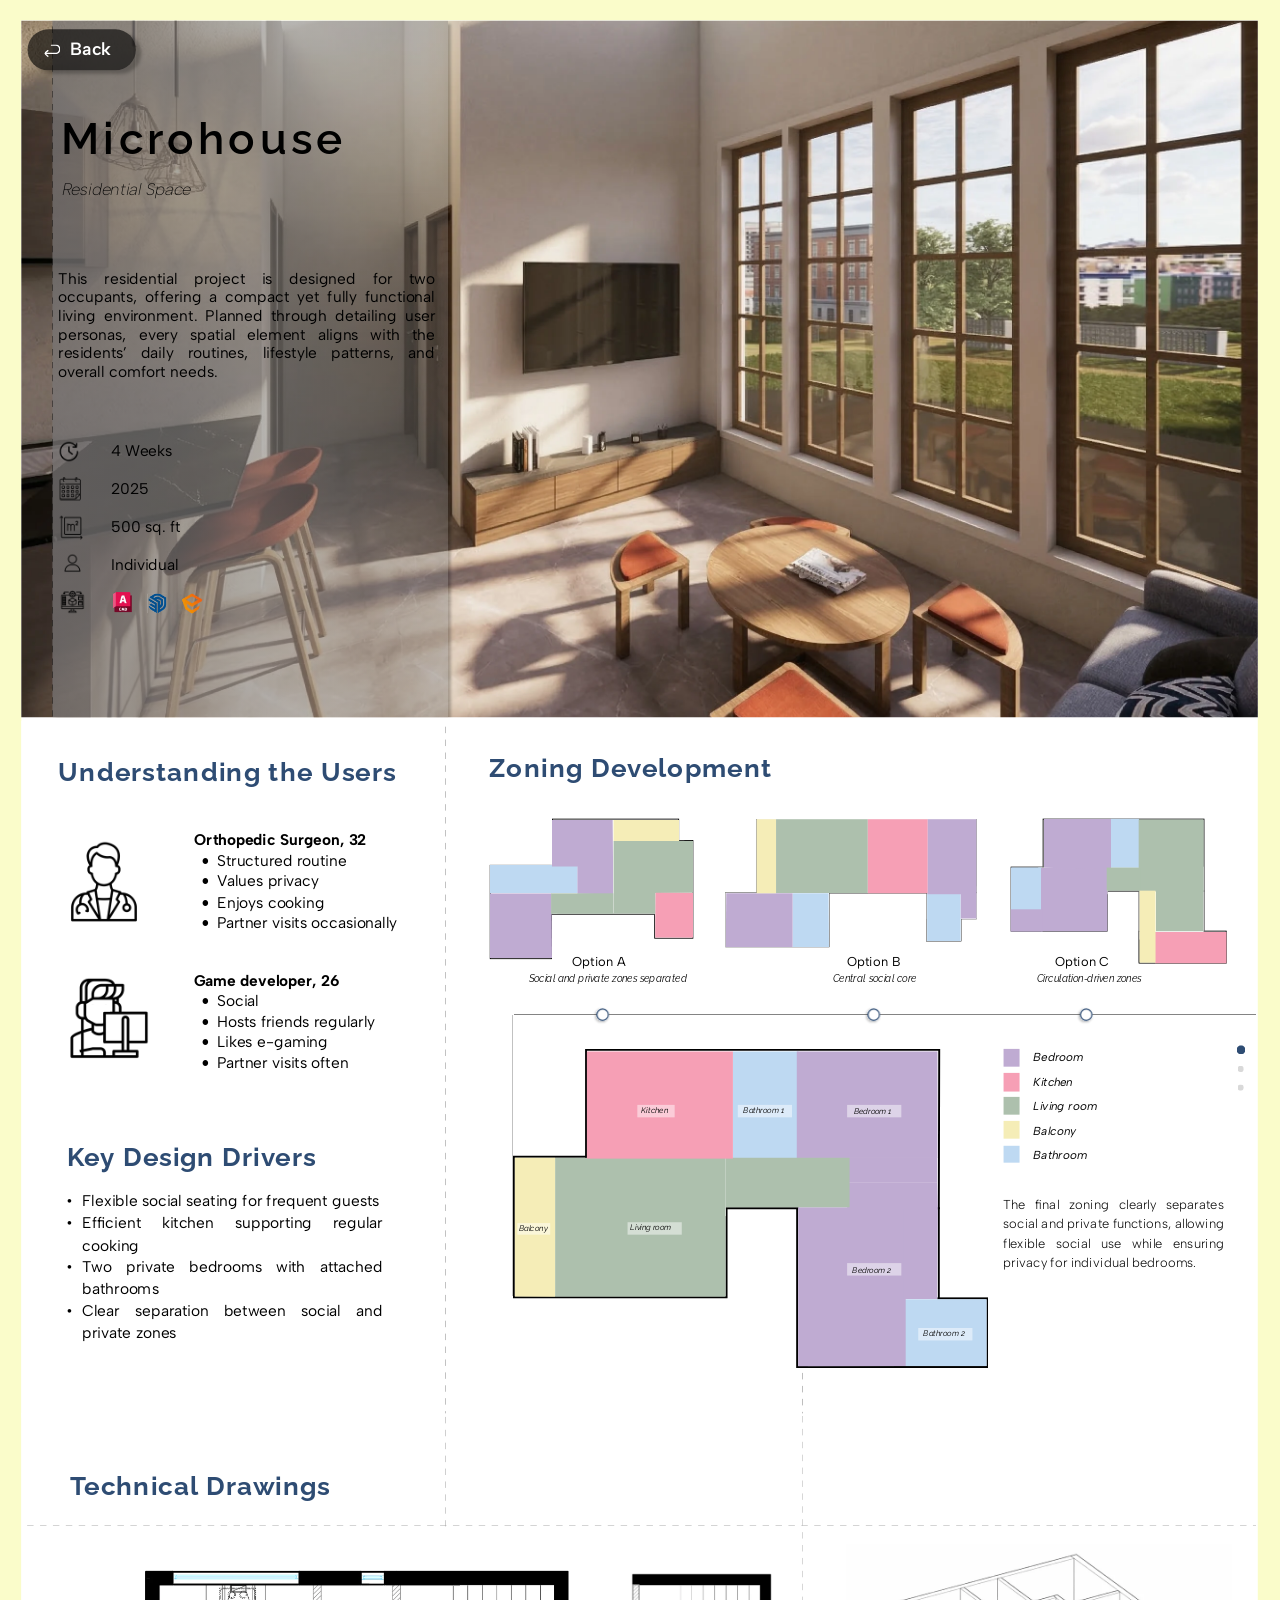
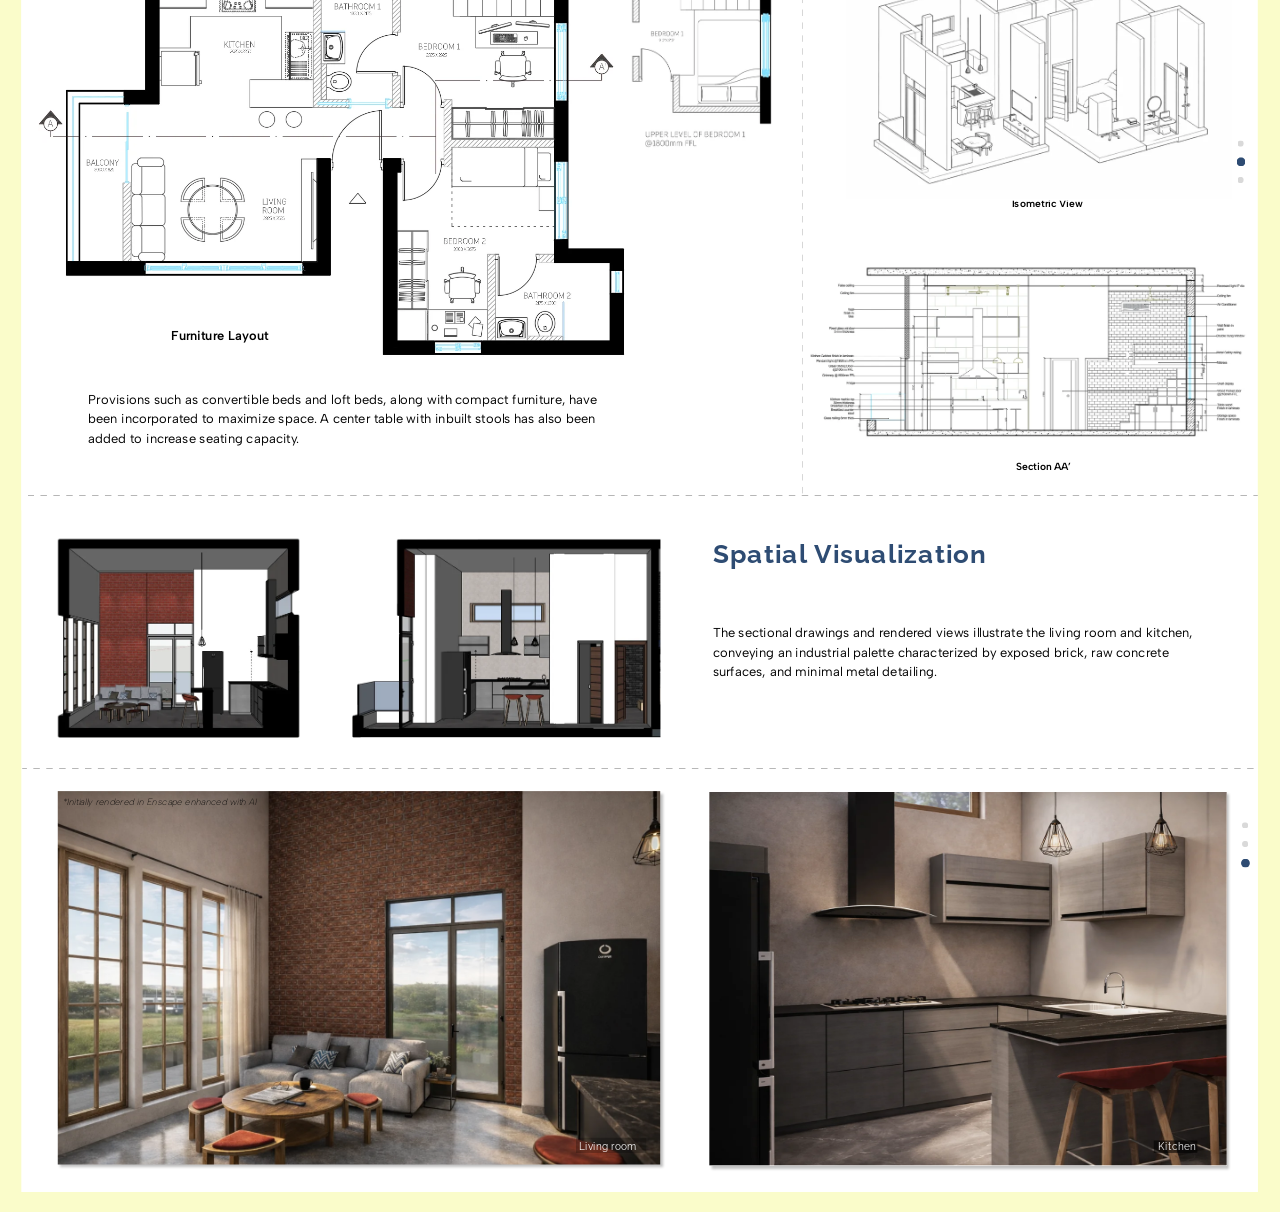
<file: projects/microhouse.html>
<!doctype html>
<html lang="en">
<head>
<meta charset="utf-8">
<meta name="viewport" content="width=device-width, initial-scale=1">
<title>Microhouse — Residential Space — Nishka Dhawan</title>
<meta name="description" content="Microhouse: a residential space project by Nishka Dhawan.">
<meta name="theme-color" content="#29292a">
<link rel="preconnect" href="https://fonts.googleapis.com">
<link rel="preconnect" href="https://fonts.gstatic.com" crossorigin>
<link rel="stylesheet" href="https://fonts.googleapis.com/css2?family=Albert+Sans:ital,wght@0,100..900;1,100..900&family=Raleway:ital,wght@0,100..900;1,100..900&family=Poppins:wght@400;600;700&family=Lato&family=IBM+Plex+Sans&family=Junge&family=Sahitya:wght@400;700&family=Outfit:wght@400;600&family=Datatype&display=swap">
<link rel="stylesheet" href="../assets/site.css?v=e8708891">
<link rel="icon" href="data:image/svg+xml,%3Csvg xmlns='http://www.w3.org/2000/svg' viewBox='0 0 64 64'%3E%3Crect width='64' height='64' rx='14' fill='%2329292a'/%3E%3Cpath d='M20 46V18h4.6l15 20.4V18H44v28h-4.6l-15-20.4V46z' fill='%23fff'/%3E%3C/svg%3E">
<meta property="og:type" content="website">
<meta property="og:title" content="Microhouse — Residential Space — Nishka Dhawan">
<meta property="og:description" content="Microhouse: a residential space project by Nishka Dhawan.">
<meta property="og:image" content="https://nishka0102.github.io/assets/og.jpg">
<meta property="og:image:width" content="1200">
<meta property="og:image:height" content="630">
<meta name="twitter:card" content="summary_large_image">
<script>(function(d){var m=matchMedia('(max-width:760px) and (orientation:portrait) and (hover:none)').matches;var sw=d.clientWidth/1440;var s=m?sw:sw;d.style.setProperty('--s',s);d.style.setProperty('--edge',Math.max(0,(d.clientWidth/s-1440)/2)+'px');if(m)d.classList.add('m');if('CSSViewTransitionRule' in window)d.classList.add('vt');if(location.hash==='#organised')d.classList.add('tidy')})(document.documentElement)</script>
</head>
<body class="page-project" style="--h:3164">
<header class="m-bar"><a class="m-back" href="../projects.html" aria-label="Back to projects"><span aria-hidden="true">&#8249;</span> Back</a><nav class="m-nav" aria-label="Menu"><a href="../index.html#about">About Me</a><a href="../projects.html#organised">Work</a><button class="m-contact" type="button" aria-expanded="false" aria-controls="m-menu">Contact</button></nav>
<nav class="m-menu" id="m-menu" aria-label="Contact"><a href="mailto:nishkadhawan05@gmail.com">nishkadhawan05@gmail.com</a><a href="https://www.linkedin.com/in/nishka-dhawan-3baaa3337/" target="_blank" rel="noopener">LinkedIn</a><a href="https://www.behance.net/nishkadhawan05" target="_blank" rel="noopener">Behance</a><a href="tel:+918295708557">+91 8295708557</a></nav></header><div class="fit"><main class="stage"><div data-name="Desktop - 16" style="background-color:#fff;position:relative;width:100%;height:100%"><div style="position:absolute;background-color:#fafcca;height:3164px;left:0;top:0;width:1440px"></div><div style="position:absolute;background-color:#fff;height:3118px;left:24px;top:23px;width:1391px;overflow:clip"><div data-name="Slide 16:9 - 7" style="position:absolute;background-color:#fff;height:783.563px;left:-1.26px;overflow:clip;top:0;width:1393px"><div data-name="Gemini_Generated_Image_4ouo4e4ouo4e4ouo 1" style="position:absolute;height:801.234px;left:-0.72px;top:-8.7px;width:1394px"><div style="position:absolute;inset:0;overflow:hidden;pointer-events:none"><img src="../assets/img/1f963e4f3d88.webp" alt="" decoding="async" draggable="false" style="position:absolute;height:104%;left:0.02%;max-width:none;top:0;width:106.24%"></div></div><div style="position:absolute;height:783.563px;left:36.28px;box-shadow:3.628px 3.628px 2.902px 0px rgba(0,0,0,0.25);top:0;width:444.744px;background-image:linear-gradient(90.08029711987756deg, rgba(120, 117, 117, 0.75) 0.10923%, rgba(134, 134, 134, 0.6) 49.507%, rgba(115, 115, 115, 0.375) 99.863%)"></div><p style="word-break:break-word;position:absolute;font-family:'Albert Sans', sans-serif;font-weight:400;height:132.77px;line-height:normal;left:42.81px;font-size:17.413px;color:#000;text-align:justify;top:calc(20% + 121.89px);width:423.704px">This residential project is designed for two occupants, offering a compact yet fully functional living environment. Planned through detailing user personas, every spatial element aligns with the residents’ daily routines, lifestyle patterns, and overall comfort needs.</p><div style="word-break:break-word;position:absolute;font-family:'Albert Sans', sans-serif;font-weight:400;height:163.968px;line-height:0;left:102.3px;font-size:17.413px;color:#000;top:calc(60% + 2.9px);width:240.147px"><p style="line-height:normal;margin-bottom:21.765626907348633px">4 Weeks</p><p style="line-height:normal;margin-bottom:21.765626907348633px">2025</p><p style="line-height:normal;margin-bottom:21.765626907348633px">500 sq. ft</p><p style="line-height:normal">Individual</p></div><div data-name="image 189" style="position:absolute;left:42.81px;width:28.295px;height:28.295px;top:calc(60% + 86.34px)"><img src="../assets/img/e0f30f322f9a.webp" alt="" decoding="async" draggable="false" style="position:absolute;inset:0;max-width:none;object-fit:cover;pointer-events:none;width:100%;height:100%"></div><div data-name="image 184" style="position:absolute;left:42.81px;width:23.942px;height:23.942px;top:calc(60% + 2.9px)"><img src="../assets/img/b1b57ed662f4.webp" alt="" decoding="async" draggable="false" style="position:absolute;inset:0;max-width:none;object-fit:cover;pointer-events:none;width:100%;height:100%"></div><div data-name="image 185" style="position:absolute;left:42.81px;width:26.119px;height:26.119px;top:calc(60% + 43.53px)"><img src="../assets/img/94e96e020f63.webp" alt="" decoding="async" draggable="false" style="position:absolute;inset:0;max-width:none;object-fit:cover;pointer-events:none;width:100%;height:100%"></div><div data-name="image 187" style="position:absolute;left:45.71px;width:26.119px;height:26.119px;top:calc(80% + 13.79px)"><img src="../assets/img/d52645c0a7ae.webp" alt="" decoding="async" draggable="false" style="position:absolute;inset:0;max-width:none;object-fit:cover;pointer-events:none;width:100%;height:100%"></div><div data-name="image 188" style="position:absolute;left:42.81px;width:31.197px;height:31.197px;top:calc(60% + 124.79px)"><img src="../assets/img/e9c03bd7f2b4.webp" alt="" decoding="async" draggable="false" style="position:absolute;inset:0;max-width:none;object-fit:cover;pointer-events:none;width:100%;height:100%"></div><div data-name="image 5" style="position:absolute;left:102.3px;width:24.668px;height:24.668px;top:calc(80% + 15.24px)"><img src="../assets/img/67e3de23cd2e.webp" alt="" decoding="async" draggable="false" style="position:absolute;inset:0;max-width:none;object-fit:cover;pointer-events:none;width:100%;height:100%"></div><div data-name="image 9" style="position:absolute;left:143.65px;width:21.766px;height:21.766px;top:calc(80% + 18.14px)"><div style="position:absolute;inset:0;overflow:hidden;pointer-events:none"><img src="../assets/img/c83b14f7f9ec.webp" alt="" decoding="async" draggable="false" style="position:absolute;left:-3.33%;max-width:none;width:103.33%;height:103.33%;top:-3.33%"></div></div><div data-name="image 14" style="position:absolute;left:179.2px;width:27.57px;height:27.57px;top:calc(80% + 15.24px)"><img src="../assets/img/688f1258d668.webp" alt="" decoding="async" draggable="false" style="position:absolute;inset:0;max-width:none;object-fit:cover;pointer-events:none;width:100%;height:100%"></div><p style="word-break:break-word;position:absolute;font-family:'Raleway', sans-serif;font-weight:600;height:72.552px;line-height:normal;left:45.71px;font-size:49.335px;color:#000;top:104.48px;letter-spacing:4.9335px;width:500.843px">Microhouse</p><div style="position:absolute;display:flex;height:794.445px;align-items:center;justify-content:center;left:36.28px;top:-10.88px;width:0"><div style="rotate:-90deg;flex:none"><div style="height:0;position:relative;width:794.445px"><div style="position:absolute;inset:-1.45px 0 0 0"><img src="../assets/img/4854b597a661.svg" alt="" decoding="async" draggable="false" style="display:block;max-width:none;width:100%;height:100%"></div></div></div></div><p style="word-break:break-word;position:absolute;font-family:'Albert Sans', sans-serif;font-weight:200;height:49.261px;font-style:italic;line-height:normal;left:46.52px;font-size:18.766px;color:#000;top:calc(20% + 21.18px);width:206.428px">Residential Space</p></div><div data-name="Slide 16:9 - 83" style="position:absolute;background-color:#fff;height:783.563px;left:-4px;overflow:clip;top:788.18px;width:1393px"><div style="position:absolute;background-color:#fff;height:158.164px;left:calc(66.67% + 164.69px);top:calc(40% + 39.91px);width:131.319px"></div><div style="position:absolute;height:358.681px;left:calc(33.33% + 92.85px);top:calc(40% + 55.87px);width:534.76px"><img src="../assets/img/4719ecf9db9c.svg" alt="" loading="lazy" decoding="async" draggable="false" style="position:absolute;display:block;inset:0;max-width:none;width:100%;height:100%"></div><div style="position:absolute;background-color:rgba(255,255,255,0.47);height:13.785px;left:calc(66.67% + 4.35px);top:calc(40% + 118.26px);width:60.944px"></div><div style="position:absolute;background-color:rgba(255,255,255,0.47);height:13.785px;left:calc(66.67% + 4.35px);top:calc(80% - 16.68px);width:60.944px"></div><div style="position:absolute;background-color:rgba(255,255,255,0.47);height:13.785px;left:calc(66.67% + 84.16px);top:calc(80% + 55.87px);width:60.944px"></div><div style="position:absolute;background-color:rgba(255,255,255,0.47);height:13.785px;left:calc(33.33% + 221.28px);top:calc(60% + 93.59px);width:60.944px"></div><div style="position:absolute;background-color:rgba(255,255,255,0.47);height:13.785px;left:calc(33.33% + 97.22px);top:calc(60% + 94.32px);width:37.727px"></div><div style="position:absolute;background-color:rgba(255,255,255,0.47);height:13.785px;left:calc(50% + 113.18px);top:calc(40% + 118.26px);width:60.944px"></div><div style="position:absolute;background-color:rgba(255,255,255,0.47);height:13.785px;left:50%;top:calc(40% + 118.26px);width:42.08px"></div><p style="word-break:break-word;position:absolute;font-family:'Raleway', sans-serif;font-weight:700;height:57.316px;line-height:normal;left:45.71px;color:#2e4c73;font-size:29.021px;top:40.63px;letter-spacing:1.451px;width:388.879px">Understanding the Users</p><p style="word-break:break-word;position:absolute;font-family:'Raleway', sans-serif;font-weight:700;height:57.316px;line-height:normal;left:calc(33.33% + 66.02px);color:#2e4c73;font-size:29.021px;top:36.28px;letter-spacing:1.451px;width:366.388px">Zoning Development</p><p style="word-break:break-word;position:absolute;font-family:'Raleway', sans-serif;font-weight:700;line-height:normal;left:55.14px;color:#2e4c73;font-size:29.021px;top:calc(60% + 3.63px);letter-spacing:1.451px;width:452.725px">Key Design Drivers</p><div style="word-break:break-word;position:absolute;font-family:'Lato', sans-serif;height:208.224px;line-height:0;left:198.07px;font-style:normal;font-size:17.413px;color:#000;top:121.89px;width:276.423px;font-weight:400"><p style="font-family:'Albert Sans', sans-serif;font-weight:700;line-height:23.217px;margin-bottom:0;white-space:pre-wrap">Orthopedic Surgeon, 32</p><ul style="list-style-type:disc;margin-bottom:0"><li style="margin-bottom:0;margin-inline-start:26.119500000000002px"><span style="word-break:break-word;font-family:'Albert Sans', sans-serif;font-weight:400;line-height:23.217px">Structured routine</span></li><li style="margin-bottom:0;margin-inline-start:26.119500000000002px"><span style="word-break:break-word;font-family:'Albert Sans', sans-serif;font-weight:400;line-height:23.217px">Values privacy</span></li><li style="margin-bottom:0;margin-inline-start:26.119500000000002px"><span style="word-break:break-word;font-family:'Albert Sans', sans-serif;font-weight:400;line-height:23.217px">Enjoys cooking</span></li><li style="margin-inline-start:26.119500000000002px"><span style="word-break:break-word;font-family:'Albert Sans', sans-serif;font-weight:400;line-height:23.217px">Partner visits occasionally </span></li></ul><p style="line-height:23.217px;white-space:pre-wrap">​</p></div><div style="word-break:break-word;position:absolute;font-family:'Lato', sans-serif;height:208.224px;line-height:0;left:198.07px;font-style:normal;font-size:17.413px;color:#000;top:calc(20% + 122.62px);width:390.33px;font-weight:400"><p style="font-family:'Albert Sans', sans-serif;font-weight:700;line-height:23.217px;margin-bottom:0">Game developer, 26</p><ul style="list-style-type:disc"><li style="margin-bottom:0;margin-inline-start:26.119500000000002px"><span style="word-break:break-word;font-family:'Albert Sans', sans-serif;font-weight:400;line-height:23.217px">Social</span></li><li style="margin-bottom:0;margin-inline-start:26.119500000000002px"><span style="word-break:break-word;font-family:'Albert Sans', sans-serif;font-weight:400;line-height:23.217px">Hosts friends regularly</span></li><li style="margin-bottom:0;margin-inline-start:26.119500000000002px"><span style="word-break:break-word;font-family:'Albert Sans', sans-serif;font-weight:400;line-height:23.217px">Likes e-gaming</span></li><li style="margin-inline-start:26.119500000000002px"><span style="word-break:break-word;font-family:'Albert Sans', sans-serif;font-weight:400;line-height:23.217px">Partner visits often</span></li></ul></div><p style="word-break:break-word;position:absolute;font-family:'Albert Sans', sans-serif;font-weight:400;line-height:23.217px;left:calc(33.33% + 159.61px);font-size:14.51px;color:#000;top:calc(20% + 103.03px);width:158.889px">Option A</p><p style="word-break:break-word;position:absolute;font-family:'Albert Sans', sans-serif;font-weight:400;line-height:23.217px;left:calc(66.67% + 4.35px);font-size:14.51px;color:#000;top:calc(20% + 103.03px);width:158.889px">Option B</p><p style="word-break:break-word;position:absolute;font-family:'Albert Sans', sans-serif;font-weight:400;line-height:23.217px;left:calc(83.33% + 5.8px);font-size:14.51px;color:#000;top:calc(20% + 103.03px);width:158.889px">Option C</p><ul style="word-break:break-word;position:absolute;display:block;font-family:'Albert Sans', sans-serif;font-weight:400;height:202.519px;line-height:0;left:46.52px;list-style-type:disc;font-size:17.413px;color:#000;text-align:justify;top:calc(60% + 58.05px);width:363.986px"><li style="margin-bottom:0;margin-inline-start:26.119500000000002px"><span style="line-height:24.668px">Flexible social seating for frequent guests</span></li><li style="margin-bottom:0;margin-inline-start:26.119500000000002px"><span style="line-height:24.668px">Efficient kitchen supporting regular cooking</span></li><li style="margin-bottom:0;margin-inline-start:26.119500000000002px"><span style="line-height:24.668px">Two private bedrooms with attached bathrooms</span></li><li style="margin-inline-start:26.119500000000002px"><span style="line-height:24.668px">Clear separation between social and private zones</span></li></ul><div data-name="image 215" style="position:absolute;left:50.06px;width:94.318px;height:94.318px;top:133.5px"><img src="../assets/img/427ff6ec5313.webp" alt="" loading="lazy" decoding="async" draggable="false" style="position:absolute;inset:0;max-width:none;object-fit:cover;pointer-events:none;width:100%;height:100%"></div><div style="position:absolute;display:contents;left:55.14px;top:calc(20% + 130.59px)"><div data-name="image 214" style="position:absolute;left:55.14px;width:94.318px;height:94.318px;top:calc(20% + 130.59px)"><img src="../assets/img/405e140225ca.webp" alt="" loading="lazy" decoding="async" draggable="false" style="position:absolute;inset:0;max-width:none;object-fit:cover;pointer-events:none;width:100%;height:100%"></div><div style="position:absolute;background-color:#fff;height:7.411px;left:80.06px;top:calc(40% + 5.55px);width:24.253px"></div></div><div style="word-break:break-word;position:absolute;font-family:'Albert Sans', sans-serif;font-weight:400;height:125.515px;font-style:italic;line-height:0;left:calc(83.33% - 18.11px);font-size:13.059px;color:#000;top:calc(40% + 55.87px);width:118.26px"><p style="line-height:19.589px;margin-bottom:7.883993625640869px">Bedroom</p><p style="line-height:19.589px;margin-bottom:7.883993625640869px">Kitchen</p><p style="line-height:19.589px;margin-bottom:7.883993625640869px">Living room</p><p style="line-height:19.589px;margin-bottom:7.883993625640869px">Balcony</p><p style="line-height:19.589px">Bathroom</p></div><p style="word-break:break-word;position:absolute;font-family:'Raleway', sans-serif;font-weight:400;font-style:italic;line-height:18.573px;left:calc(66.67% - 11.61px);font-size:10.883px;color:#000;top:calc(20% + 125.52px);width:288.757px"> Central social core</p><p style="word-break:break-word;position:absolute;font-family:'Raleway', sans-serif;font-weight:400;font-style:italic;line-height:18.573px;left:calc(83.33% - 14.51px);font-size:10.883px;color:#000;top:calc(20% + 125.52px);width:288.757px">Circulation-driven zones</p><p style="word-break:break-word;position:absolute;font-family:'Albert Sans', sans-serif;font-weight:300;line-height:21.766px;left:calc(66.67% + 179.93px);font-size:14.51px;color:#000;text-align:justify;top:calc(60% + 63.85px);width:248.128px">The final zoning clearly separates social and private functions, allowing flexible social use while ensuring privacy for individual bedrooms.</p><p style="word-break:break-word;position:absolute;font-family:'Raleway', sans-serif;font-weight:400;font-style:italic;line-height:18.573px;left:calc(33.33% + 110.28px);font-size:10.883px;color:#000;top:calc(20% + 125.52px);width:288.757px">Social and private zones separated</p><div style="position:absolute;background-color:#f5edb7;height:20.315px;left:calc(66.67% + 179.96px);top:calc(40% + 136.4px);width:18.138px"></div><div style="position:absolute;background-color:#bed9f2;height:19.589px;left:calc(66.67% + 179.96px);top:calc(60% + 7.26px);width:18.138px"></div><div style="position:absolute;background-color:#adc0ad;height:20.315px;left:calc(66.67% + 179.96px);top:calc(40% + 109.56px);width:18.138px"></div><div style="position:absolute;background-color:#f69fb5;height:20.315px;left:calc(66.67% + 179.96px);top:calc(40% + 82.71px);width:18.138px"></div><div style="position:absolute;background-color:#bfabd2;height:19.589px;left:calc(66.67% + 179.96px);top:calc(40% + 55.87px);width:18.138px"></div><div style="position:absolute;display:flex;height:783.563px;align-items:center;justify-content:center;left:calc(33.33% + 17.41px);top:0;width:0"><div style="rotate:-90deg;flex:none"><div style="height:0;position:relative;width:783.563px"><div style="position:absolute;inset:-0.73px 0 0 0"><img src="../assets/img/285f71504cb2.svg" alt="" loading="lazy" decoding="async" draggable="false" style="display:block;max-width:none;width:100%;height:100%"></div></div></div></div><div style="position:absolute;display:flex;height:72.552px;align-items:center;justify-content:center;left:calc(50% + 186.46px);top:calc(80% + 99.4px);width:0"><div style="rotate:-90deg;flex:none"><div style="height:0;position:relative;width:72.552px"><div style="position:absolute;inset:-0.73px 0 0 0"><img src="../assets/img/fbdc0f5ce38b.svg" alt="" loading="lazy" decoding="async" draggable="false" style="display:block;max-width:none;width:100%;height:100%"></div></div></div></div><p style="word-break:break-word;position:absolute;font-family:'Raleway', sans-serif;font-weight:400;height:22.491px;font-style:italic;line-height:23.217px;left:calc(66.67% + 11.61px);font-size:9.432px;color:#000;top:calc(40% + 113.18px);width:74.729px">Bedroom 1</p><p style="word-break:break-word;position:absolute;font-family:'Raleway', sans-serif;font-weight:400;height:22.491px;font-style:italic;line-height:23.217px;left:calc(66.67% + 10.15px);font-size:9.432px;color:#000;top:calc(80% - 21.04px);width:74.729px">Bedroom 2</p><p style="word-break:break-word;position:absolute;font-family:'Raleway', sans-serif;font-weight:400;height:22.491px;font-style:italic;line-height:23.217px;left:calc(50% - 7.26px);font-size:9.432px;color:#000;top:calc(60% + 87.79px);width:74.729px">Living room</p><p style="word-break:break-word;position:absolute;font-family:'Raleway', sans-serif;font-weight:400;height:22.491px;font-style:italic;line-height:23.217px;left:calc(33.33% + 99.39px);font-size:9.432px;color:#000;top:calc(60% + 88.52px);width:74.729px">Balcony</p><p style="word-break:break-word;position:absolute;font-family:'Raleway', sans-serif;font-weight:400;height:22.491px;font-style:italic;line-height:23.217px;left:calc(50% + 119.71px);font-size:9.432px;color:#000;top:calc(40% + 112.46px);width:74.729px">Bathroom 1</p><p style="word-break:break-word;position:absolute;font-family:'Raleway', sans-serif;font-weight:400;height:22.491px;font-style:italic;line-height:23.217px;left:calc(66.67% + 89.96px);font-size:9.432px;color:#000;top:calc(80% + 50.06px);width:74.729px">Bathroom 2</p><p style="word-break:break-word;position:absolute;font-family:'Raleway', sans-serif;font-weight:400;height:22.491px;font-style:italic;line-height:23.217px;left:calc(50% + 4.35px);font-size:9.432px;color:#000;top:calc(40% + 112.46px);width:74.729px">Kitchen</p><div style="position:absolute;display:flex;height:0;align-items:center;justify-content:center;left:calc(33.33% + 93.59px);top:calc(40% + 16.69px);width:848.859px"><div style="flex:none;rotate:180deg"><div style="height:0;position:relative;width:848.859px"><div style="position:absolute;inset:-0.73px 0 0 0"><img src="../assets/img/8715f4f70355.svg" alt="" loading="lazy" decoding="async" draggable="false" style="display:block;max-width:none;width:100%;height:100%"></div></div></div></div><div style="position:absolute;display:flex;height:317.053px;align-items:center;justify-content:center;left:calc(33.33% + 93.59px);top:calc(40% + 16.69px);width:0"><div style="rotate:-90deg;flex:none"><div style="height:0;position:relative;width:317.053px"><div style="position:absolute;inset:-0.73px 0 0 0"><img src="../assets/img/f88b894c6081.svg" alt="" loading="lazy" decoding="async" draggable="false" style="display:block;max-width:none;width:100%;height:100%"></div></div></div></div><div style="position:absolute;display:flex;align-items:center;justify-content:center;left:calc(33.33% + 186.46px);width:14.51px;height:14.51px;top:calc(40% + 9.43px)"><div style="flex:none;rotate:90deg"><div style="position:relative;width:14.51px;height:14.51px"><div style="position:absolute;inset:-10% -30% -30% -10%"><img src="../assets/img/97b285ab786d.svg" alt="" loading="lazy" decoding="async" draggable="false" style="display:block;max-width:none;width:100%;height:100%"></div></div></div></div><div style="position:absolute;display:flex;align-items:center;justify-content:center;left:calc(66.67% + 27.57px);width:14.51px;height:14.51px;top:calc(40% + 9.43px)"><div style="flex:none;rotate:90deg"><div style="position:relative;width:14.51px;height:14.51px"><div style="position:absolute;inset:-10% -30% -30% -10%"><img src="../assets/img/97b285ab786d.svg" alt="" loading="lazy" decoding="async" draggable="false" style="display:block;max-width:none;width:100%;height:100%"></div></div></div></div><div style="position:absolute;display:flex;align-items:center;justify-content:center;left:calc(83.33% + 34.1px);width:14.51px;height:14.51px;top:calc(40% + 9.43px)"><div style="flex:none;rotate:90deg"><div style="position:relative;width:14.51px;height:14.51px"><div style="position:absolute;inset:-10% -30% -30% -10%"><img src="../assets/img/97b285ab786d.svg" alt="" loading="lazy" decoding="async" draggable="false" style="display:block;max-width:none;width:100%;height:100%"></div></div></div></div><div style="position:absolute;display:flex;align-items:center;justify-content:center;left:calc(100% - 22.49px);width:10.157px;height:10.157px;top:calc(40% + 51.51px)"><div style="flex:none;rotate:90deg"><div style="position:relative;width:10.157px;height:10.157px"><img src="../assets/img/cecaa26b86c2.svg" alt="" loading="lazy" decoding="async" draggable="false" style="position:absolute;display:block;inset:0;max-width:none;width:100%;height:100%"></div></div></div><div style="position:absolute;display:flex;align-items:center;justify-content:center;left:calc(100% - 21.04px);width:7.255px;height:7.255px;top:calc(40% + 74.73px)"><div style="flex:none;rotate:90deg"><div style="position:relative;width:7.255px;height:7.255px"><img src="../assets/img/9c030d1b5dbd.svg" alt="" loading="lazy" decoding="async" draggable="false" style="position:absolute;display:block;inset:0;max-width:none;width:100%;height:100%"></div></div></div><div style="position:absolute;display:flex;align-items:center;justify-content:center;left:calc(100% - 21.04px);width:7.255px;height:7.255px;top:calc(40% + 95.05px)"><div style="flex:none;rotate:90deg"><div style="position:relative;width:7.255px;height:7.255px"><img src="../assets/img/9c030d1b5dbd.svg" alt="" loading="lazy" decoding="async" draggable="false" style="position:absolute;display:block;inset:0;max-width:none;width:100%;height:100%"></div></div></div><div style="position:absolute;display:contents;left:calc(33.33% + 66.59px);top:109.9px"><div style="position:absolute;display:contents;left:calc(33.33% + 66.59px);top:109.9px"><div style="position:absolute;background-color:#fff;border-width:0.395px;border-color:#000;border-style:solid;height:110.635px;left:calc(50% + 19.72px);top:134px;width:43.859px"></div><div style="position:absolute;background-color:#fff;border-width:0.395px;border-color:#000;border-style:solid;height:105.894px;left:calc(33.33% + 66.59px);top:161.66px;width:70.333px"></div><div style="position:absolute;background-color:#fff;border-width:0.395px;border-color:#000;border-style:solid;height:107.474px;left:calc(33.33% + 136.52px);top:109.9px;width:143.431px"></div><div style="position:absolute;background-color:#fff;height:54.923px;left:calc(33.33% + 134.94px);top:162.06px;width:7.903px"></div><div style="position:absolute;background-color:#fff;height:84.162px;left:calc(50% + 20.13px);top:134.4px;width:33.586px"></div></div><div style="position:absolute;height:32.009px;left:calc(33.33% + 67.12px);top:162.15px;width:98.695px"><img src="../assets/img/a691c1bf2365.svg" alt="" loading="lazy" decoding="async" draggable="false" style="position:absolute;display:block;inset:0;max-width:none;width:100%;height:100%"></div><div style="position:absolute;height:73.087px;left:calc(33.33% + 67.12px);top:calc(20% + 37.45px);width:69.353px"><img src="../assets/img/296e1d7f21b1.svg" alt="" loading="lazy" decoding="async" draggable="false" style="position:absolute;display:block;inset:0;max-width:none;width:100%;height:100%"></div><div style="position:absolute;height:84.29px;left:calc(33.33% + 137.02px);top:110.41px;width:68.819px"><img src="../assets/img/1d3b28629c73.svg" alt="" loading="lazy" decoding="async" draggable="false" style="position:absolute;display:block;inset:0;max-width:none;width:100%;height:100%"></div><div style="position:absolute;height:82.157px;left:calc(33.33% + 205.3px);top:134.41px;width:90.014px"><img src="../assets/img/fa38b809999e.svg" alt="" loading="lazy" decoding="async" draggable="false" style="position:absolute;display:block;inset:0;max-width:none;width:100%;height:100%"></div><div style="position:absolute;background-color:#adc0ad;height:22.406px;left:calc(33.33% + 135.95px);top:calc(20% + 37.45px);width:69.353px"></div><div style="position:absolute;height:51.518px;left:calc(50% + 20.01px);top:calc(20% + 36px);width:43.156px"><img src="../assets/img/83ded26de353.svg" alt="" loading="lazy" decoding="async" draggable="false" style="position:absolute;display:block;inset:0;max-width:none;width:100%;height:100%"></div><div style="position:absolute;height:24.007px;left:calc(33.33% + 205.3px);top:110.41px;width:74.154px"><img src="../assets/img/922b311440d9.svg" alt="" loading="lazy" decoding="async" draggable="false" style="position:absolute;display:block;inset:0;max-width:none;width:100%;height:100%"></div></div><div style="position:absolute;height:145.045px;left:calc(50% + 99.54px);top:109.47px;width:282.851px"><img src="../assets/img/234f832a7c52.svg" alt="" loading="lazy" decoding="async" draggable="false" style="position:absolute;display:block;inset:0;max-width:none;width:100%;height:100%"></div><div style="position:absolute;display:contents;left:calc(66.67% + 187.92px);top:109.47px"><div style="position:absolute;display:contents;left:calc(66.67% + 187.92px);top:109.47px"><div style="position:absolute;background-color:#fff;border-width:0.505px;border-color:#000;border-style:solid;height:81.363px;left:calc(83.33% + 100.28px);top:calc(20% + 34.13px);width:73.782px"></div><div style="position:absolute;background-color:#fff;border-width:0.505px;border-color:#000;border-style:solid;height:72.771px;left:calc(66.67% + 187.92px);top:164.05px;width:109.663px"></div><div style="position:absolute;background-color:#fff;border-width:0.505px;border-color:#000;border-style:solid;height:81.868px;left:calc(83.33% - 7.36px);top:109.47px;width:181.423px"></div><div style="position:absolute;background-color:#fff;border-width:0.505px;border-color:#000;border-style:solid;height:36.386px;left:calc(83.33% + 100.28px);top:calc(20% + 79.61px);width:99.05px"></div><div style="position:absolute;background-color:#fff;height:30.321px;left:calc(83.33% - 12.41px);top:164.56px;width:77.32px"></div><div style="position:absolute;background-color:#fff;height:81.868px;left:calc(83.33% + 100.78px);top:164.05px;width:72.771px"></div></div><div style="position:absolute;display:flex;height:48.756px;align-items:center;justify-content:center;left:calc(66.67% + 188.49px);top:164.7px;width:34.516px"><div style="rotate:-90deg;flex:none"><div style="height:34.516px;position:relative;width:48.756px"><img src="../assets/img/8495a709e251.svg" alt="" loading="lazy" decoding="async" draggable="false" style="position:absolute;display:block;inset:0;max-width:none;width:100%;height:100%"></div></div></div><div style="position:absolute;display:flex;height:54.579px;align-items:center;justify-content:center;left:calc(83.33% + 68.45px);top:110.48px;width:31.838px"><div style="rotate:-90deg;flex:none"><div style="background-color:#bed9f2;height:31.838px;position:relative;width:54.579px"></div></div></div><div style="position:absolute;height:71.767px;left:calc(83.33% - 9.37px);top:164.64px;width:74.335px"><img src="../assets/img/ba8cb75c0a9e.svg" alt="" loading="lazy" decoding="async" draggable="false" style="position:absolute;display:block;inset:0;max-width:none;width:100%;height:100%"></div><div style="position:absolute;height:56.609px;left:calc(83.33% - 6.79px);top:110.04px;width:75.82px"><img src="../assets/img/2d037df32622.svg" alt="" loading="lazy" decoding="async" draggable="false" style="position:absolute;display:block;inset:0;max-width:none;width:100%;height:100%"></div><div style="position:absolute;background-color:#bfabd2;height:24.859px;left:calc(66.67% + 188.27px);top:calc(20% + 54.84px);width:35.667px"></div><div style="position:absolute;background-color:#adc0ad;height:81.329px;left:calc(83.33% + 100.35px);top:110.48px;width:73.145px"></div><div style="position:absolute;background-color:#adc0ad;height:26.303px;left:calc(83.33% + 64.4px);top:164.37px;width:37.739px"></div><div style="position:absolute;height:46.671px;left:calc(83.33% + 119.3px);top:calc(20% + 33.6px);width:54.321px"><img src="../assets/img/71d46250d950.svg" alt="" loading="lazy" decoding="async" draggable="false" style="position:absolute;display:block;inset:0;max-width:none;width:100%;height:100%"></div><div style="position:absolute;height:35.452px;left:calc(83.33% + 118.14px);top:calc(20% + 80.27px);width:80.625px"><img src="../assets/img/baa5a73016c8.svg" alt="" loading="lazy" decoding="async" draggable="false" style="position:absolute;display:block;inset:0;max-width:none;width:100%;height:100%"></div><div style="position:absolute;background-color:#f5edb7;height:81.196px;left:calc(83.33% + 100.99px);top:calc(20% + 33.96px);width:18.298px"></div></div></div><div data-name="Slide 16:9 - 84" style="position:absolute;background-color:#fff;height:783.563px;left:-3.83px;overflow:clip;top:1567.13px;width:1393px"><div data-name="image 249" style="position:absolute;height:202.934px;left:calc(50% + 183.56px);top:calc(60% + 33.38px);width:513.305px"><div style="position:absolute;inset:0;overflow:hidden;pointer-events:none"><img src="../assets/img/e4a1846c9af2.webp" alt="" loading="lazy" decoding="async" draggable="false" style="position:absolute;height:107.65%;left:-0.08%;max-width:none;top:0;width:100.17%"></div></div><div style="position:absolute;height:0;left:-4.35px;top:126.97px;width:1397.353px"><div style="position:absolute;inset:-0.73px 0 0 0"><img src="../assets/img/b840e1c81883.svg" alt="" loading="lazy" decoding="async" draggable="false" style="display:block;max-width:none;width:100%;height:100%"></div></div><div data-name="image 220" style="position:absolute;height:209.676px;left:calc(33.33% + 215.48px);top:calc(20% + 15.24px);width:186.459px"><div style="position:absolute;inset:0;overflow:hidden;pointer-events:none"><img src="../assets/img/84f3d270eeb9.webp" alt="" loading="lazy" decoding="async" draggable="false" style="position:absolute;height:100%;left:-14.79%;max-width:none;top:0;width:114.79%"></div></div><p style="word-break:break-word;position:absolute;font-family:'Raleway', sans-serif;font-weight:700;height:57.316px;line-height:normal;left:58.04px;color:#2e4c73;font-size:29.021px;top:65.3px;letter-spacing:1.451px;width:366.388px">Technical Drawings</p><div style="position:absolute;background-color:#fff;height:21.766px;left:156.71px;top:calc(40% + 82.71px);width:144.379px"></div><div data-name="image 219" style="position:absolute;height:456.353px;left:23.21px;top:163.24px;width:666.028px"><div style="position:absolute;inset:0;overflow:hidden;pointer-events:none"><img src="../assets/img/149d02c97314.webp" alt="" loading="lazy" decoding="async" draggable="false" style="position:absolute;height:100%;left:-0.02%;max-width:none;top:0;width:100.05%"></div></div><div style="position:absolute;background-color:#fff;height:52.963px;left:137.85px;top:calc(60% + 85.61px);width:201.695px"></div><p style="word-break:break-word;position:absolute;font-family:'Albert Sans', sans-serif;font-weight:600;line-height:21.766px;left:171.95px;font-size:14.51px;color:#000;top:calc(60% + 106.65px);width:211.127px">Furniture Layout</p><p style="word-break:break-word;position:absolute;font-family:'Albert Sans', sans-serif;font-weight:600;line-height:21.766px;left:calc(66.67% + 189.36px);font-size:11.608px;color:#000;top:calc(40% + 115.36px);width:211.127px">Isometric View </p><p style="word-break:break-word;position:absolute;font-family:'Albert Sans', sans-serif;font-weight:600;line-height:21.766px;left:calc(66.67% + 193.71px);font-size:11.608px;color:#000;top:calc(80% + 97.95px);white-space:nowrap">Section AA’</p><p style="word-break:break-word;position:absolute;font-family:'Albert Sans', sans-serif;font-weight:400;line-height:21.766px;left:79.08px;font-size:14.51px;color:#000;top:calc(80% + 22.49px);width:600.731px">Provisions such as convertible beds and loft beds, along with compact furniture, have been incorporated to maximize space. A center table with inbuilt stools has also been added to increase seating capacity.</p><div style="position:absolute;display:flex;height:779.209px;align-items:center;justify-content:center;left:calc(50% + 186.46px);top:0;width:0"><div style="rotate:-90deg;flex:none"><div style="height:0;position:relative;width:779.209px"><div style="position:absolute;inset:-0.73px 0 0 0"><img src="../assets/img/1595363ca623.svg" alt="" loading="lazy" decoding="async" draggable="false" style="display:block;max-width:none;width:100%;height:100%"></div></div></div></div><div data-name="ChatGPT Image Mar 26, 2026, 10_17_23 PM 1" style="position:absolute;height:289.604px;left:calc(66.67% + 2.9px);top:146.56px;width:434.406px"><img src="../assets/img/ab9ac498bbe9.webp" alt="" loading="lazy" decoding="async" draggable="false" style="position:absolute;inset:0;max-width:none;object-fit:cover;pointer-events:none;width:100%;height:100%"></div><div style="position:absolute;display:flex;align-items:center;justify-content:center;left:calc(100% - 21.04px);width:7.255px;height:7.255px;top:calc(40% + 54.42px)"><div style="flex:none;rotate:90deg"><div style="position:relative;width:7.255px;height:7.255px"><img src="../assets/img/9c030d1b5dbd.svg" alt="" loading="lazy" decoding="async" draggable="false" style="position:absolute;display:block;inset:0;max-width:none;width:100%;height:100%"></div></div></div><div style="position:absolute;display:flex;align-items:center;justify-content:center;left:calc(100% - 22.49px);width:10.157px;height:10.157px;top:calc(40% + 73.28px)"><div style="flex:none;rotate:90deg"><div style="position:relative;width:10.157px;height:10.157px"><img src="../assets/img/cecaa26b86c2.svg" alt="" loading="lazy" decoding="async" draggable="false" style="position:absolute;display:block;inset:0;max-width:none;width:100%;height:100%"></div></div></div><div style="position:absolute;display:flex;align-items:center;justify-content:center;left:calc(100% - 21.04px);width:7.255px;height:7.255px;top:calc(40% + 95.05px)"><div style="flex:none;rotate:90deg"><div style="position:relative;width:7.255px;height:7.255px"><img src="../assets/img/9c030d1b5dbd.svg" alt="" loading="lazy" decoding="async" draggable="false" style="position:absolute;display:block;inset:0;max-width:none;width:100%;height:100%"></div></div></div><div style="position:absolute;display:flex;height:126.966px;align-items:center;justify-content:center;left:calc(33.33% + 17.41px);top:0;width:0"><div style="rotate:-90deg;flex:none"><div style="height:0;position:relative;width:126.966px"><div style="position:absolute;inset:-0.73px 0 0 0"><img src="../assets/img/a73ff51b6846.svg" alt="" loading="lazy" decoding="async" draggable="false" style="display:block;max-width:none;width:100%;height:100%"></div></div></div></div></div><div data-name="Slide 16:9 - 85" style="position:absolute;background-color:#fff;height:783.563px;left:1.47px;overflow:clip;top:2334.44px;width:1393px"><div data-name="Enscape_2026-01-02-17-58-08 1" style="position:absolute;height:421.528px;left:calc(50% + 76.18px);box-shadow:2.782px 2.782px 2.782px 0px rgba(0,0,0,0.25);top:calc(40% + 19.59px);width:581.868px"><div style="position:absolute;inset:0;overflow:hidden;pointer-events:none"><img src="../assets/img/6018ad2c9d1c.webp" alt="" loading="lazy" decoding="async" draggable="false" style="position:absolute;height:99.67%;left:-5.94%;max-width:none;top:0.21%;width:128.3%"></div></div><div data-name="ChatGPT Image Mar 3, 2026, 01_54_22 PM 1" style="position:absolute;height:419.313px;left:39.18px;box-shadow:2.782px 2.782px 2.782px 0px rgba(0,0,0,0.25);top:calc(40% + 19.59px);width:678.423px"><div style="position:absolute;inset:0;overflow:hidden;pointer-events:none"><img src="../assets/img/49a5a4c9cda8.webp" alt="" loading="lazy" decoding="async" draggable="false" style="position:absolute;height:122.47%;left:-13.51%;max-width:none;top:0;width:113.45%"></div></div><div data-name="section 1" style="position:absolute;height:224.186px;left:calc(16.67% + 138.58px);top:48.61px;width:346.799px"><div style="position:absolute;inset:0;overflow:hidden;pointer-events:none"><img src="../assets/img/79c8cde9aeda.webp" alt="" loading="lazy" decoding="async" draggable="false" style="position:absolute;height:100.06%;left:0;max-width:none;top:-0.07%;width:129.26%"></div></div><div data-name="Layer 2 1" style="position:absolute;height:223.949px;left:39.18px;top:48.61px;width:272.578px"><img src="../assets/img/e884da2fc8b8.webp" alt="" loading="lazy" decoding="async" draggable="false" style="position:absolute;inset:0;max-width:none;object-fit:cover;pointer-events:none;width:100%;height:100%"></div><div style="position:absolute;height:0;left:-2.17px;top:calc(20% + 150.19px);width:1397.353px"><div style="position:absolute;inset:-0.73px 0 0 0"><img src="../assets/img/e9484ea08d2b.svg" alt="" loading="lazy" decoding="async" draggable="false" style="display:block;max-width:none;width:100%;height:100%"></div></div><div style="position:absolute;background-color:rgba(0,0,0,0.25);height:17.413px;left:calc(33.33% + 158.17px);top:calc(80% + 95.77px);width:79.082px"></div><p style="word-break:break-word;position:absolute;font-family:'Raleway', sans-serif;font-weight:400;height:19.589px;line-height:normal;left:calc(33.33% + 161.79px);font-size:11.604px;color:#fff;top:calc(80% + 98.51px);width:129.868px">Living room</p><div style="position:absolute;background-color:rgba(0,0,0,0.59);height:14.51px;left:calc(83.33% + 111.73px);top:calc(80% + 98.67px);width:49.335px"></div><p style="word-break:break-word;position:absolute;font-family:'Raleway', sans-serif;font-weight:400;height:19.589px;line-height:normal;left:calc(83.33% + 116.81px);font-size:11.608px;color:#fff;top:calc(80% + 98.67px);width:129.868px">Kitchen</p><div style="position:absolute;background-color:#fff;height:190.763px;left:calc(33.33% + 189.57px);top:65.89px;width:11.964px"></div><div style="position:absolute;background-color:#fff;height:190.763px;left:calc(33.33% + 133.73px);top:65.89px;width:11.964px"></div><p style="word-break:break-word;position:absolute;font-family:'Raleway', sans-serif;font-weight:700;height:57.316px;line-height:normal;left:calc(50% + 79.81px);color:#2e4c73;font-size:29.021px;top:48.61px;letter-spacing:1.451px;width:500.609px">Spatial Visualization</p><p style="word-break:break-word;position:absolute;font-family:'Albert Sans', sans-serif;font-weight:400;line-height:21.766px;left:calc(50% + 79.81px);font-size:14.51px;color:#000;top:144.38px;width:574.612px">The sectional drawings and rendered views illustrate the living room and kitchen, conveying an industrial palette characterized by exposed brick, raw concrete surfaces, and minimal metal detailing.</p><p style="word-break:break-word;position:absolute;font-family:'Albert Sans', sans-serif;font-weight:200;font-style:italic;line-height:21.766px;left:44.99px;font-size:10.157px;color:#000;top:calc(40% + 21.04px);width:574.612px">*Initially rendered in Enscape enhanced with AI</p><div style="position:absolute;display:flex;align-items:center;justify-content:center;left:calc(100% - 21.04px);width:7.255px;height:7.255px;top:calc(40% + 54.42px)"><div style="flex:none;rotate:90deg"><div style="position:relative;width:7.255px;height:7.255px"><img src="../assets/img/9c030d1b5dbd.svg" alt="" loading="lazy" decoding="async" draggable="false" style="position:absolute;display:block;inset:0;max-width:none;width:100%;height:100%"></div></div></div><div style="position:absolute;display:flex;align-items:center;justify-content:center;left:calc(100% - 21.04px);width:7.255px;height:7.255px;top:calc(40% + 74.73px)"><div style="flex:none;rotate:90deg"><div style="position:relative;width:7.255px;height:7.255px"><img src="../assets/img/9c030d1b5dbd.svg" alt="" loading="lazy" decoding="async" draggable="false" style="position:absolute;display:block;inset:0;max-width:none;width:100%;height:100%"></div></div></div><div style="position:absolute;display:flex;align-items:center;justify-content:center;left:calc(100% - 22.49px);width:10.157px;height:10.157px;top:calc(40% + 95.05px)"><div style="flex:none;rotate:90deg"><div style="position:relative;width:10.157px;height:10.157px"><img src="../assets/img/cecaa26b86c2.svg" alt="" loading="lazy" decoding="async" draggable="false" style="position:absolute;display:block;inset:0;max-width:none;width:100%;height:100%"></div></div></div><div style="position:absolute;height:0;left:5.08px;top:0.73px;width:1397.353px"><div style="position:absolute;inset:-0.73px 0 0 0"><img src="../assets/img/b840e1c81883.svg" alt="" loading="lazy" decoding="async" draggable="false" style="display:block;max-width:none;width:100%;height:100%"></div></div></div><div style="position:absolute;display:flex;height:784px;align-items:center;justify-content:center;left:746px;top:2334px;width:0"><div style="rotate:-90deg;flex:none"><div style="height:0;position:relative;width:784px"><div style="position:absolute;inset:-0.73px 0 0 0"><img src="../assets/img/4bb941301876.svg" alt="" loading="lazy" decoding="async" draggable="false" style="display:block;max-width:none;width:100%;height:100%"></div></div></div></div></div></div></main></div>
<div class="float"><a class="back" href="../projects.html" aria-label="Back to projects" style="position:absolute;left:31px;top:33px;width:122px;height:46px;display:block"><span class="rebase" style="position:absolute;left:-31px;top:-33px;width:1440px;height:3164px;pointer-events:none;display:block"><div style="position:absolute;background-color:rgba(0,0,0,0.62);height:46px;left:31px;border-radius:29px;box-shadow:6px 4px 4px 0px rgba(0,0,0,0.25);top:33px;width:122px"></div><div data-name="Group" style="position:absolute;inset:1.61% 95.35% 98.01% 3.54%"><div style="position:absolute;inset:-6.25% -4.69%"><img src="../assets/img/f6514d470e2d.svg" alt="" decoding="async" draggable="false" style="display:block;max-width:none;width:100%;height:100%"></div></div><p style="word-break:break-word;position:absolute;font-family:'Albert Sans', sans-serif;font-weight:600;height:31px;line-height:normal;left:79px;font-size:20px;color:#fff;top:43px;width:70px">Back</p></span></a></div><div class="m-hint" role="status" data-key="rotate">Turn your phone sideways for a bigger view</div>
<script src="../assets/site.js?v=d7dee14c" defer></script>
</body>
</html>
</file>
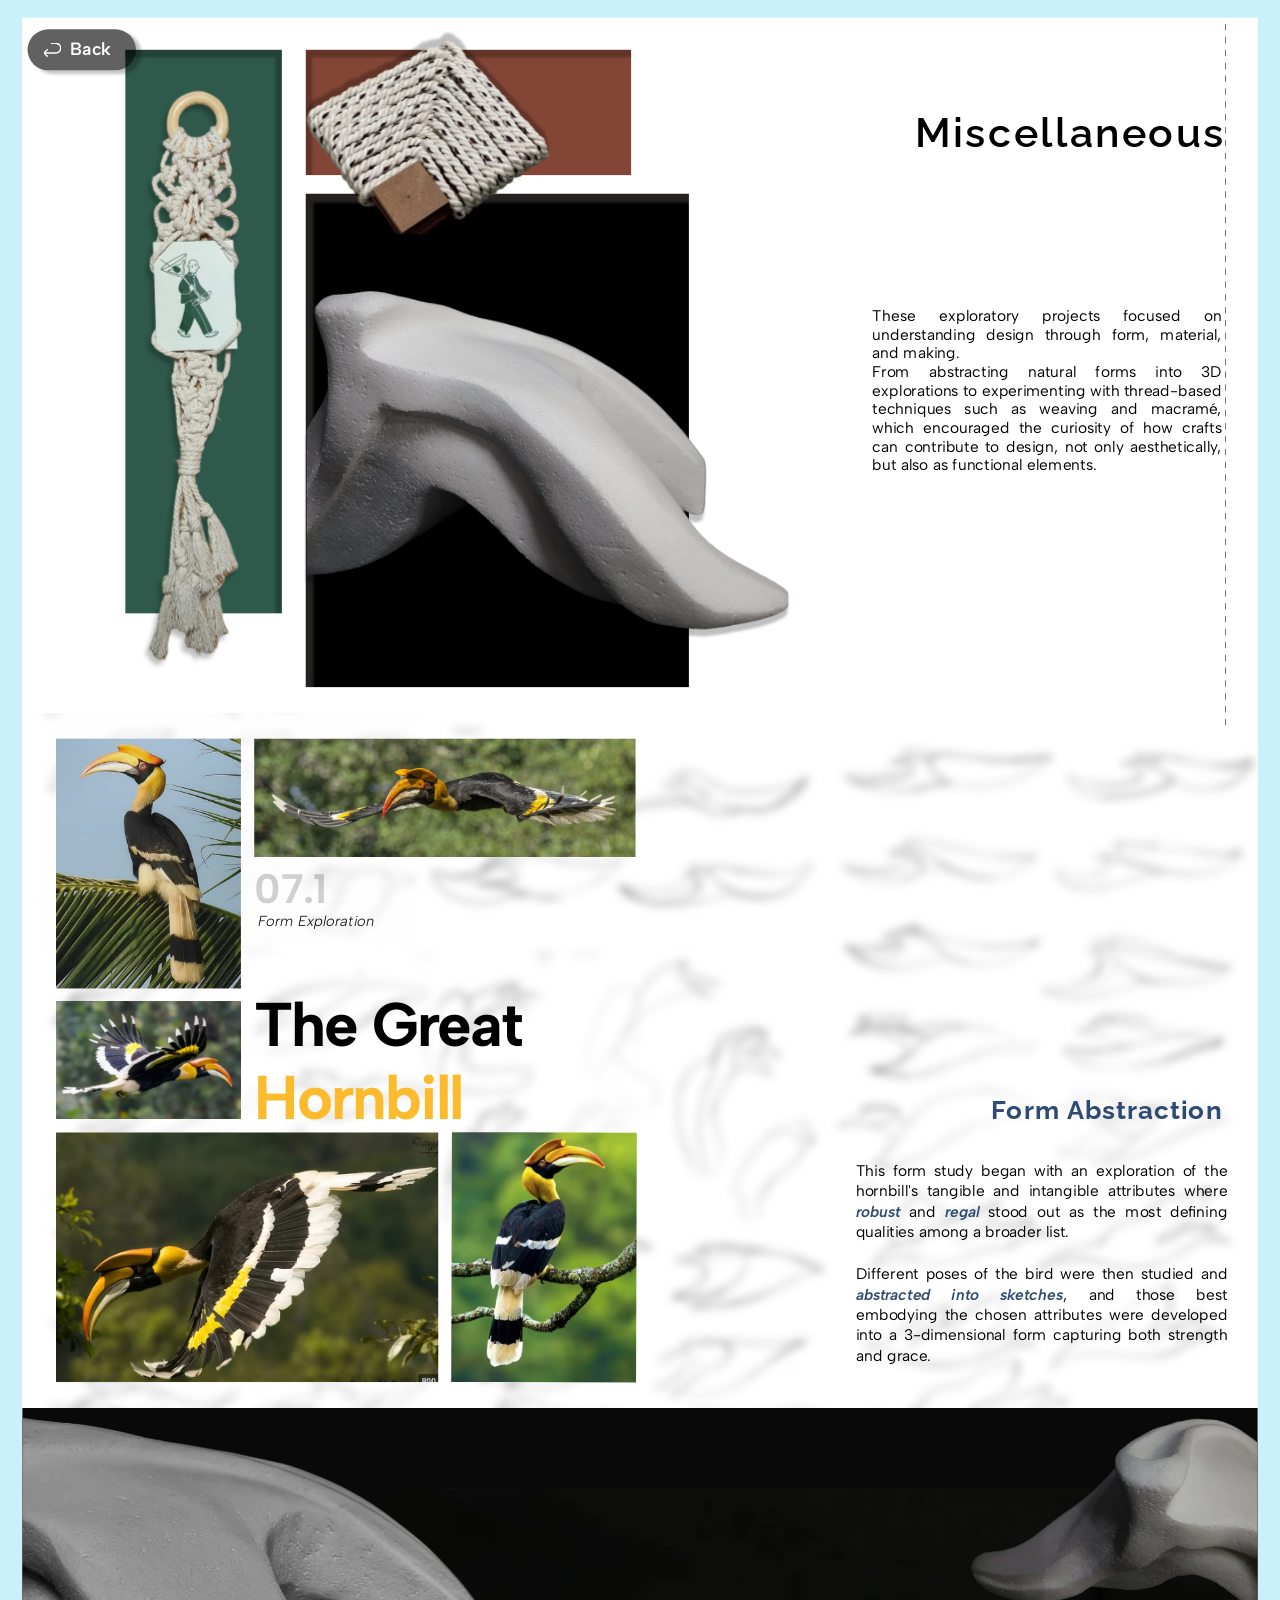
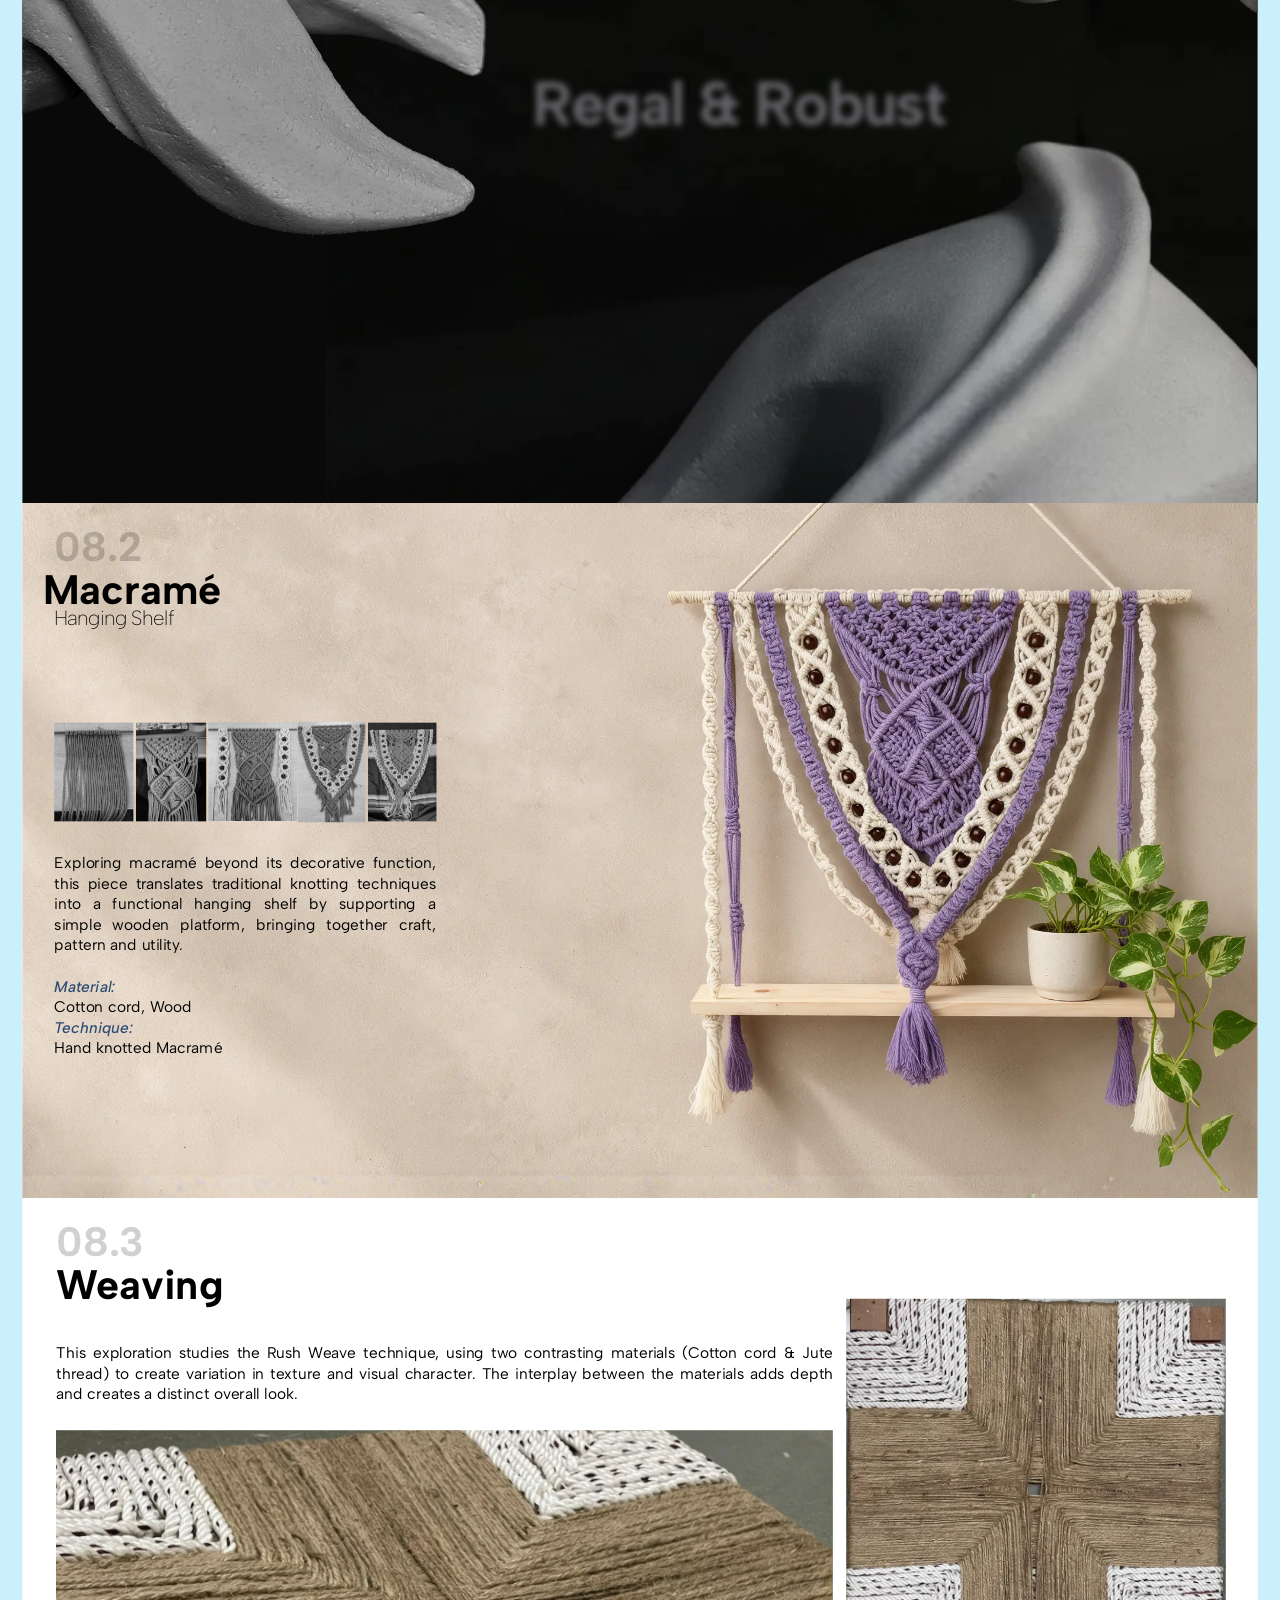
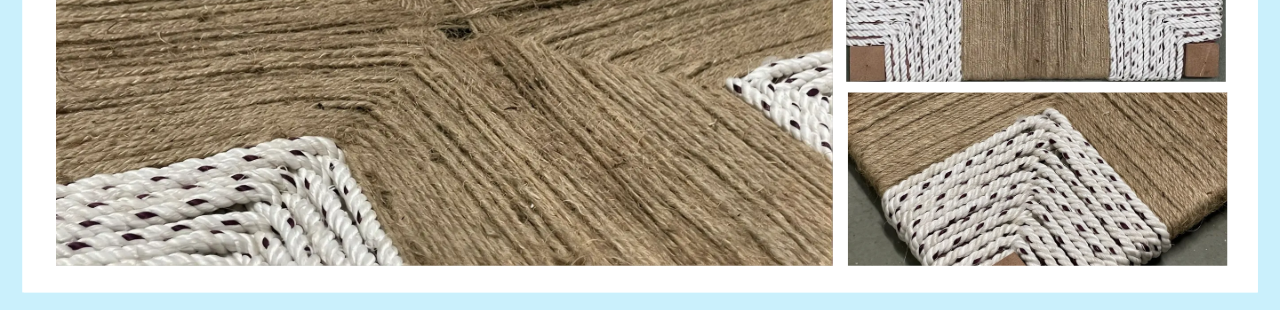
<file: projects/miscellaneous.html>
<!doctype html>
<html lang="en">
<head>
<meta charset="utf-8">
<meta name="viewport" content="width=device-width, initial-scale=1">
<title>Miscellaneous — Nishka Dhawan</title>
<meta name="description" content="Miscellaneous: a miscellaneous project by Nishka Dhawan.">
<meta name="theme-color" content="#29292a">
<link rel="preconnect" href="https://fonts.googleapis.com">
<link rel="preconnect" href="https://fonts.gstatic.com" crossorigin>
<link rel="stylesheet" href="https://fonts.googleapis.com/css2?family=Albert+Sans:ital,wght@0,100..900;1,100..900&family=Raleway:ital,wght@0,100..900;1,100..900&family=Poppins:wght@400;600;700&family=Lato&family=IBM+Plex+Sans&family=Junge&family=Sahitya:wght@400;700&family=Outfit:wght@400;600&family=Datatype&display=swap">
<link rel="stylesheet" href="../assets/site.css?v=e8708891">
<link rel="icon" href="data:image/svg+xml,%3Csvg xmlns='http://www.w3.org/2000/svg' viewBox='0 0 64 64'%3E%3Crect width='64' height='64' rx='14' fill='%2329292a'/%3E%3Cpath d='M20 46V18h4.6l15 20.4V18H44v28h-4.6l-15-20.4V46z' fill='%23fff'/%3E%3C/svg%3E">
<meta property="og:type" content="website">
<meta property="og:title" content="Miscellaneous — Nishka Dhawan">
<meta property="og:description" content="Miscellaneous: a miscellaneous project by Nishka Dhawan.">
<meta property="og:image" content="https://nishka0102.github.io/assets/og.jpg">
<meta property="og:image:width" content="1200">
<meta property="og:image:height" content="630">
<meta name="twitter:card" content="summary_large_image">
<script>(function(d){var m=matchMedia('(max-width:760px) and (orientation:portrait) and (hover:none)').matches;var sw=d.clientWidth/1440;var s=m?sw:sw;d.style.setProperty('--s',s);d.style.setProperty('--edge',Math.max(0,(d.clientWidth/s-1440)/2)+'px');if(m)d.classList.add('m');if('CSSViewTransitionRule' in window)d.classList.add('vt');if(location.hash==='#organised')d.classList.add('tidy')})(document.documentElement)</script>
</head>
<body class="page-project" style="--h:3949">
<header class="m-bar"><a class="m-back" href="../projects.html" aria-label="Back to projects"><span aria-hidden="true">&#8249;</span> Back</a><nav class="m-nav" aria-label="Menu"><a href="../index.html#about">About Me</a><a href="../projects.html#organised">Work</a><button class="m-contact" type="button" aria-expanded="false" aria-controls="m-menu">Contact</button></nav>
<nav class="m-menu" id="m-menu" aria-label="Contact"><a href="mailto:nishkadhawan05@gmail.com">nishkadhawan05@gmail.com</a><a href="https://www.linkedin.com/in/nishka-dhawan-3baaa3337/" target="_blank" rel="noopener">LinkedIn</a><a href="https://www.behance.net/nishkadhawan05" target="_blank" rel="noopener">Behance</a><a href="tel:+918295708557">+91 8295708557</a></nav></header><div class="fit"><main class="stage"><div data-name="Desktop - 20" style="background-color:#fff;position:relative;width:100%;height:100%"><div style="position:absolute;background-color:#caf0fc;height:3959px;left:0;top:0;width:1440px"></div><div style="position:absolute;background-color:#fff;height:3909px;left:25px;top:20px;width:1390px;overflow:clip"><div data-name="Slide 16:9 - 116" style="position:absolute;background-color:#fff;height:781.875px;left:2.18px;overflow:clip;top:781.87px;width:1390px"><div data-name="WhatsApp Image 2025-05-28 at 2.02.45 PM (1)" style="position:absolute;height:312.174px;left:calc(16.67% + 206.33px);opacity:0.7;top:calc(20% + 112.22px);width:450.813px;filter:blur(5.574px)"><img src="../assets/img/fdfcb413e07f.webp" alt="" loading="lazy" decoding="async" draggable="false" style="position:absolute;inset:0;max-width:none;object-position:bottom;pointer-events:none;width:100%;height:100%"></div><div data-name="WhatsApp Image 2025-05-28 at 2.02.44 PM (2)" style="position:absolute;height:316.982px;left:26.79px;opacity:0.7;top:calc(20% + 93.39px);width:439.597px;filter:blur(5.574px)"><img src="../assets/img/630c53caadd2.webp" alt="" loading="lazy" decoding="async" draggable="false" style="position:absolute;inset:0;max-width:none;object-position:bottom;pointer-events:none;width:100%;height:100%"></div><div data-name="WhatsApp Image 2025-05-28 at 2.02.50 PM" style="position:absolute;height:289.568px;left:calc(66.67% + 17.38px);opacity:0.7;top:calc(60% + 52.13px);width:427.158px;filter:blur(5.574px)"><img src="../assets/img/a53e877ab1fc.webp" alt="" loading="lazy" decoding="async" draggable="false" style="position:absolute;inset:0;max-width:none;object-position:bottom;pointer-events:none;width:100%;height:100%"></div><div data-name="WhatsApp Image 2025-05-28 at 2.02.43 PM" style="position:absolute;height:290.351px;left:18.82px;opacity:0.7;top:-20.99px;width:419.108px;filter:blur(5.574px)"><img src="../assets/img/c18d519ab6eb.webp" alt="" loading="lazy" decoding="async" draggable="false" style="position:absolute;inset:0;max-width:none;object-position:bottom;pointer-events:none;width:100%;height:100%"></div><div data-name="WhatsApp Image 2025-05-28 at 2.02.44 PM (1)" style="position:absolute;height:226.599px;left:calc(66.67% - 16.65px);opacity:0.7;top:calc(20% + 138.28px);width:443.786px;filter:blur(5.574px)"><img src="../assets/img/f6b7b6ebd54c.webp" alt="" loading="lazy" decoding="async" draggable="false" style="position:absolute;inset:0;max-width:none;object-position:bottom;pointer-events:none;width:100%;height:100%"></div><div data-name="WhatsApp Image 2025-05-28 at 2.02.47 PM (2)" style="position:absolute;height:314.307px;left:26.79px;opacity:0.7;top:calc(60% + 73.85px);width:438.567px;filter:blur(5.574px)"><img src="../assets/img/e109a23bb1a3.webp" alt="" loading="lazy" decoding="async" draggable="false" style="position:absolute;inset:0;max-width:none;object-position:bottom;pointer-events:none;width:100%;height:100%"></div><div data-name="WhatsApp Image 2025-05-28 at 2.02.44 PM" style="position:absolute;height:290.969px;left:calc(33.33% + 29.68px);opacity:0.7;top:calc(60% + 97.74px);width:424.33px;filter:blur(5.574px)"><img src="../assets/img/a6bfe0b50374.webp" alt="" loading="lazy" decoding="async" draggable="false" style="position:absolute;inset:0;max-width:none;object-position:bottom;pointer-events:none;width:100%;height:100%"></div><div data-name="WhatsApp Image 2025-05-28 at 2.02.47 PM" style="position:absolute;height:306.958px;left:calc(66.67% - 9.41px);opacity:0.7;top:28.96px;width:465.505px;filter:blur(5.574px)"><img src="../assets/img/59667e2eb423.webp" alt="" loading="lazy" decoding="async" draggable="false" style="position:absolute;inset:0;max-width:none;object-position:bottom;pointer-events:none;width:100%;height:100%"></div><div data-name="WhatsApp Image 2025-05-28 at 2.02.47 PM (1)" style="position:absolute;height:211.396px;left:calc(16.67% + 221.53px);opacity:0.7;top:18.82px;width:440.167px;filter:blur(5.574px)"><img src="../assets/img/7bddef9745bf.webp" alt="" loading="lazy" decoding="async" draggable="false" style="position:absolute;inset:0;max-width:none;object-position:bottom;pointer-events:none;width:100%;height:100%"></div><div style="position:absolute;display:contents;left:36.2px;top:28.96px"><div data-name="image" style="position:absolute;height:281.397px;left:36.2px;top:28.96px;width:207.94px"><img src="../assets/img/deb1bff5041e.webp" alt="" loading="lazy" decoding="async" draggable="false" style="position:absolute;inset:0;max-width:none;object-fit:cover;pointer-events:none;width:100%;height:100%"></div><div data-name="image 4" style="position:absolute;height:280.896px;left:36.2px;top:calc(60% + 2.9px);width:429.307px"><div style="position:absolute;inset:0;overflow:hidden;pointer-events:none"><img src="../assets/img/9d66293fc2eb.webp" alt="" loading="lazy" decoding="async" draggable="false" style="position:absolute;height:100.26%;left:-9.95%;max-width:none;top:-0.27%;width:111.19%"></div></div><div data-name="image 2" style="position:absolute;height:133.208px;left:36.2px;top:calc(40% + 11.59px);width:207.776px"><div style="position:absolute;inset:0;overflow:hidden;pointer-events:none"><img src="../assets/img/0a981bb851b8.webp" alt="" loading="lazy" decoding="async" draggable="false" style="position:absolute;height:105.87%;left:-4.67%;max-width:none;top:-0.25%;width:109.92%"></div></div><div data-name="image 9" style="position:absolute;height:133.208px;left:calc(16.67% + 26.79px);top:28.96px;width:429.307px"><div style="position:absolute;inset:0;overflow:hidden;pointer-events:none"><img src="../assets/img/a1736e351282.webp" alt="" loading="lazy" decoding="async" draggable="false" style="position:absolute;height:108.28%;left:-9.17%;max-width:none;top:-4.18%;width:111.65%"></div></div><div style="word-break:break-word;position:absolute;font-family:'Albert Sans', sans-serif;font-weight:700;height:184.485px;line-height:0;left:calc(16.67% + 26.79px);font-size:69.5px;color:#000;top:calc(40% + 2.9px);letter-spacing:-2.085px;width:640.703px"><p style="line-height:1;margin-bottom:13.03125px">The Great</p><p style="line-height:1;color:#fcba2d">Hornbill</p></div><div style="position:absolute;display:flex;height:281.511px;align-items:center;justify-content:center;left:calc(33.33% + 16.65px);top:calc(60% + 2.9px);width:208.627px"><div style="flex:none;rotate:0.17deg"><div data-name="image 260" style="height:280.895px;position:relative;width:207.794px"><img src="../assets/img/0a7538d59294.webp" alt="" loading="lazy" decoding="async" draggable="false" style="position:absolute;inset:0;max-width:none;object-position:bottom;pointer-events:none;width:100%;height:100%"></div></div></div><div style="word-break:break-word;position:absolute;font-family:'Albert Sans', sans-serif;font-weight:400;height:248.318px;line-height:0;left:calc(66.67% + 8.69px);font-size:17.375px;color:#000;text-align:justify;top:calc(60% + 34.03px);width:418.448px;white-space:pre-wrap"><p style="margin-bottom:0"><span style="line-height:23.167px">This form study began with an exploration of the hornbill's tangible and intangible attributes where  </span><span style="word-break:break-word;font-family:'Albert Sans', sans-serif;font-weight:600;font-style:italic;line-height:23.167px;color:#2e4c73">robust</span><span style="line-height:23.167px"> and </span><span style="word-break:break-word;font-family:'Albert Sans', sans-serif;font-weight:600;font-style:italic;line-height:23.167px;color:#2e4c73">regal </span><span style="line-height:23.167px">stood out as the most defining qualities among a broader list.</span></p><p><span style="line-height:23.167px"><br aria-hidden="true">Different poses of the bird were then studied and </span><span style="word-break:break-word;font-family:'Albert Sans', sans-serif;font-weight:600;font-style:italic;line-height:23.167px;color:#2e4c73">abstracted into sketches</span><span style="line-height:23.167px">, and those best embodying the chosen attributes were developed into a 3-dimensional form capturing both strength and grace.</span></p></div><p style="word-break:break-word;position:absolute;font-family:'Albert Sans', sans-serif;font-weight:300;font-style:italic;line-height:23.167px;left:calc(16.67% + 31.05px);font-size:16.385px;color:#000;text-align:justify;top:calc(20% + 66.7px);width:418.448px">Form Exploration</p><p style="word-break:break-word;position:absolute;font-family:'Raleway', sans-serif;font-weight:700;height:43.438px;line-height:normal;left:calc(66.67% + 422.07px);color:#2e4c73;font-size:28.958px;text-align:right;top:calc(40% + 117.28px);letter-spacing:1.4479px;width:312.026px;translate:-100% 0">Form Abstraction</p></div><p style="word-break:break-word;position:absolute;font-family:'Albert Sans', sans-serif;font-weight:700;line-height:normal;left:calc(16.67% + 26.79px);font-size:46.333px;color:rgba(0,0,0,0.18);top:calc(20% + 13.76px);white-space:nowrap">07.1</p></div><div data-name="Slide 16:9 - 118" style="position:absolute;background-color:#090909;height:781.875px;left:0;overflow:clip;top:1564.09px;width:1390px"><div data-name="image 3" style="position:absolute;height:708.755px;left:calc(16.67% + 109.32px);top:89.77px;width:1048.039px"><img src="../assets/img/73d1645505f3.webp" alt="" loading="lazy" decoding="async" draggable="false" style="position:absolute;inset:0;max-width:none;object-position:bottom;pointer-events:none;width:100%;height:100%"></div><div data-name="WhatsApp Image 2025-05-23 at 2.16.20 PM 1" style="position:absolute;height:545.995px;left:0;top:-8.69px;width:544.286px"><img src="../assets/img/dbf98bf3f6ae.webp" alt="" loading="lazy" decoding="async" draggable="false" style="position:absolute;inset:0;max-width:none;object-position:bottom;pointer-events:none;width:100%;height:100%"></div><div data-name="WhatsApp Image 2025-05-23 at 2.16.19 PM (1) 1" style="position:absolute;height:278.351px;left:calc(66.67% + 112.21px);top:-34.02px;width:351.12px"><img src="../assets/img/ed4f7f7afce1.webp" alt="" loading="lazy" decoding="async" draggable="false" style="position:absolute;inset:0;max-width:none;object-position:bottom;pointer-events:none;width:100%;height:100%"></div><p style="word-break:break-word;position:absolute;font-family:'Albert Sans', sans-serif;font-weight:700;height:159.271px;line-height:1;left:calc(33.33% + 110.04px);color:#616266;font-size:69.5px;top:calc(20% + 141.9px);letter-spacing:-2.085px;width:723.958px;filter:blur(3.584px)">Regal &amp; Robust</p></div><div data-name="Slide 16:9 - 120" style="position:absolute;background-color:#fff;height:781.875px;left:0;overflow:clip;top:0;width:1390px"><div style="position:absolute;height:554.552px;left:calc(16.67% + 87.6px);pointer-events:none;top:calc(20% + 41.99px);width:430.755px"><div aria-hidden="true" style="position:absolute;background-color:#000;inset:0"></div><div style="position:absolute;inset:0;border-radius:inherit;box-shadow:inset 8.688px 10.135px 2.896px 0px rgba(149,130,130,0.25)"></div></div><div data-name="WhatsApp Image 2025-05-23 at 2.16.19 PM 1" style="position:absolute;height:737.328px;left:calc(16.67% + 88.52px);top:-43.01px;width:541.39px;filter:drop-shadow(-0.683px 8.875px 1.365px rgba(0,0,0,0.25))"><div style="position:absolute;inset:0;overflow:hidden;pointer-events:none"><img src="../assets/img/fd54e4f02ec5.webp" alt="" decoding="async" draggable="false" style="position:absolute;height:118%;left:-81.15%;max-width:none;top:0;width:200.9%"></div></div><div style="position:absolute;height:634.188px;left:115.84px;pointer-events:none;top:36.2px;width:175.922px"><div aria-hidden="true" style="position:absolute;background-color:#2f594b;inset:0"></div><div style="position:absolute;inset:0;border-radius:inherit;box-shadow:inset -7.24px 8.688px 2.896px 0px rgba(0,0,0,0.25)"></div></div><div style="position:absolute;height:140.448px;left:calc(16.67% + 87.6px);pointer-events:none;top:36.2px;width:365.599px"><div aria-hidden="true" style="position:absolute;background-color:#834636;inset:0"></div><div style="position:absolute;inset:0;border-radius:inherit;box-shadow:inset 7.24px 8.688px 2.896px 0px rgba(0,0,0,0.25)"></div></div><div style="position:absolute;display:flex;height:651.227px;align-items:center;justify-content:center;left:94.88px;top:75.1px;width:193.914px"><div style="flex:none;rotate:90deg"><div data-name="WhatsApp Image 2026-03-19 at 3.46.27 PM 1" style="height:193.914px;position:relative;width:651.227px;filter:drop-shadow(6.144px 4.096px 2.219px rgba(0,0,0,0.25))"><div style="position:absolute;inset:0;overflow:hidden;pointer-events:none"><img src="../assets/img/007719e19556.webp" alt="" decoding="async" draggable="false" style="position:absolute;height:498.65%;left:-8.11%;max-width:none;top:-253.23%;width:111.41%"></div></div></div></div><div style="position:absolute;display:flex;height:237.583px;align-items:center;justify-content:center;left:calc(16.67% + 57.12px);top:11.61px;width:356.678px"><div style="rotate:-90deg;flex:none;scale:1 -1"><div data-name="Screenshot 2024-09-06 212927 2" style="height:356.678px;position:relative;width:237.583px;filter:drop-shadow(9.558px 0px 1.365px rgba(0,0,0,0.25))"><div style="position:absolute;inset:0;overflow:hidden;pointer-events:none"><img src="../assets/img/ae72c1884db1.webp" alt="" decoding="async" draggable="false" style="position:absolute;height:100.19%;left:2.45%;max-width:none;top:-0.09%;width:108.27%"></div></div></div></div><div style="word-break:break-word;position:absolute;font-family:'Albert Sans', sans-serif;font-weight:400;height:205.604px;line-height:0;left:calc(66.67% + 29.69px);font-size:17.375px;color:#000;text-align:justify;top:calc(40% + 11.59px);width:393.109px;white-space:pre-wrap"><p style="line-height:normal;margin-bottom:0">These exploratory projects focused on understanding design through form, material, and making. </p><p style="line-height:normal">From abstracting natural forms into 3D explorations to experimenting with thread-based techniques such as weaving and macramé, which encouraged the curiosity of how crafts can contribute to design, not only aesthetically, but also as functional elements.</p></div><p style="word-break:break-word;position:absolute;font-family:'Raleway', sans-serif;font-weight:600;line-height:normal;left:calc(66.67% + 77.47px);font-size:46.333px;color:#000;top:100.63px;letter-spacing:2.78px;white-space:nowrap">Miscellaneous</p></div><div style="position:absolute;display:flex;height:810.109px;align-items:center;justify-content:center;left:1353.81px;top:-13.65px;width:0"><div style="rotate:-90deg;flex:none"><div style="height:0;position:relative;width:810.109px"><div style="position:absolute;inset:-0.72px 0 0 0"><img src="../assets/img/7fba4230a765.svg" alt="" loading="lazy" decoding="async" draggable="false" style="display:block;max-width:none;width:100%;height:100%"></div></div></div></div><div data-name="Slide 16:9 - 120" style="position:absolute;background-color:#fff;height:781.875px;left:0;overflow:clip;top:2345.63px;width:1390px"><div data-name="ChatGPT Image Sep 20, 2026, 08_20_04 PM 1" style="position:absolute;height:816.774px;left:-58.81px;top:-24.61px;width:1451.271px"><img src="../assets/img/6d48e9e5b742.webp" alt="" loading="lazy" decoding="async" draggable="false" style="position:absolute;inset:0;max-width:none;object-fit:cover;pointer-events:none;width:100%;height:100%"></div><p style="word-break:break-word;position:absolute;font-family:'Albert Sans', sans-serif;font-weight:700;line-height:normal;left:36.2px;font-size:46.333px;color:rgba(0,0,0,0.18);top:21.72px;white-space:nowrap">08.2</p><p style="word-break:break-word;position:absolute;font-family:'Albert Sans', sans-serif;font-weight:700;line-height:1;left:23.17px;font-size:46.333px;color:#000;top:74.57px;width:905.672px"> Macramé</p><p style="word-break:break-word;position:absolute;font-family:'Albert Sans', sans-serif;font-weight:200;line-height:1;left:35.47px;font-size:23.167px;color:#000;top:118.01px;letter-spacing:-0.695px;width:905.672px">Hanging Shelf</p><div style="word-break:break-word;position:absolute;font-family:'Albert Sans', sans-serif;font-weight:400;height:332.297px;line-height:0;left:36.2px;font-size:17.375px;color:#000;text-align:justify;top:calc(40% + 80.36px);width:429.307px;white-space:pre-wrap"><p style="line-height:23.167px;margin-bottom:0">Exploring macramé beyond its decorative function, this piece translates traditional knotting techniques into a functional hanging shelf by supporting a  simple wooden platform, bringing together craft, pattern and utility.</p><p style="line-height:23.167px;margin-bottom:0">​</p><p style="font-family:'Albert Sans', sans-serif;font-weight:500;font-style:italic;line-height:23.167px;margin-bottom:0;color:#2e4c73">Material:</p><p style="line-height:23.167px;margin-bottom:0">Cotton cord, Wood</p><p style="font-family:'Albert Sans', sans-serif;font-weight:500;font-style:italic;line-height:23.167px;margin-bottom:0;color:#2e4c73">Technique:</p><p style="line-height:23.167px">Hand knotted Macramé</p></div><div data-name="WhatsApp Image 2026-03-19 at 3.46.32 PM (1) 1" style="position:absolute;height:111.068px;left:36.2px;top:calc(20% + 90.52px);width:89.276px"><img src="../assets/img/8a08e91119c1.webp" alt="" loading="lazy" decoding="async" draggable="false" style="position:absolute;inset:0;max-width:none;object-position:bottom;pointer-events:none;width:100%;height:100%"></div><div data-name="WhatsApp Image 2026-03-19 at 3.46.23 PM 1" style="position:absolute;height:111.068px;left:127.75px;top:calc(20% + 90.52px);width:79.075px"><img src="../assets/img/b58e965c16c8.webp" alt="" loading="lazy" decoding="async" draggable="false" style="position:absolute;inset:0;max-width:none;object-position:bottom;pointer-events:none;width:100%;height:100%"></div><div style="position:absolute;display:flex;height:110.97px;align-items:center;justify-content:center;left:209.23px;top:calc(20% + 90.62px);width:100.231px"><div style="rotate:-90deg;flex:none"><div data-name="WhatsApp Image 2026-03-19 at 3.46.19 PM 1" style="height:100.231px;position:relative;width:110.97px"><img src="../assets/img/199237de903b.webp" alt="" loading="lazy" decoding="async" draggable="false" style="position:absolute;inset:0;max-width:none;object-position:bottom;pointer-events:none;width:100%;height:100%"></div></div></div><div data-name="WhatsApp Image 2026-03-19 at 3.46.17 PM 1" style="position:absolute;height:112.566px;left:calc(16.67% + 77.91px);top:calc(20% + 89.96px);width:76px"><img src="../assets/img/da16792ac08b.webp" alt="" loading="lazy" decoding="async" draggable="false" style="position:absolute;inset:0;max-width:none;object-position:bottom;pointer-events:none;width:100%;height:100%"></div><div data-name="WhatsApp Image 2026-03-19 at 3.46.16 PM 1" style="position:absolute;height:111.045px;left:calc(16.67% + 157.35px);top:calc(20% + 90.55px);width:76.489px"><img src="../assets/img/858dc89255ba.webp" alt="" loading="lazy" decoding="async" draggable="false" style="position:absolute;inset:0;max-width:none;object-position:bottom;pointer-events:none;width:100%;height:100%"></div></div><div data-name="Slide 16:9 - 124" style="position:absolute;background-color:#fff;height:781.875px;left:2.18px;overflow:clip;top:3127.5px;width:1390px"><div style="position:absolute;background-color:rgba(255,255,255,0.91);height:781.875px;left:0;top:0;width:1390px"></div><p style="word-break:break-word;position:absolute;font-family:'Albert Sans', sans-serif;font-weight:700;line-height:normal;left:36.2px;font-size:46.333px;color:rgba(0,0,0,0.18);top:21.72px;white-space:nowrap">08.3</p><div data-name="Screenshot 2024-09-06 213911 1" style="position:absolute;height:490.023px;left:36.2px;top:calc(20% + 104.98px);width:873.99px"><img src="../assets/img/95cd8d80be1f.webp" alt="" loading="lazy" decoding="async" draggable="false" style="position:absolute;inset:0;max-width:none;object-fit:cover;pointer-events:none;width:100%;height:100%"></div><div style="position:absolute;display:flex;height:194.745px;align-items:center;justify-content:center;left:66.67%;top:calc(60% + 87.6px);width:427.135px"><div style="rotate:-90deg;flex:none;scale:1 -1"><div data-name="Screenshot 2024-09-06 212927 1" style="height:427.135px;position:relative;width:194.745px"><div style="position:absolute;inset:0;overflow:hidden;pointer-events:none"><img src="../assets/img/6917a3735ca3.webp" alt="" loading="lazy" decoding="async" draggable="false" style="position:absolute;height:100.19%;left:-42.52%;max-width:none;top:-0.09%;width:158.18%"></div></div></div></div><div data-name="Screenshot 2024-09-06 212834 1" style="position:absolute;height:430.823px;left:calc(66.67% - 2.17px);top:113.66px;width:427.068px"><div style="position:absolute;inset:0;overflow:hidden;pointer-events:none"><img src="../assets/img/19b265c2b8c3.webp" alt="" loading="lazy" decoding="async" draggable="false" style="position:absolute;height:131.84%;left:-13.79%;max-width:none;top:-15.17%;width:124.93%"></div></div><p style="word-break:break-word;position:absolute;font-family:'Albert Sans', sans-serif;font-weight:700;line-height:1;left:36.2px;font-size:46.333px;color:#000;top:74.57px;width:485.052px">Weaving</p><p style="word-break:break-word;position:absolute;font-family:'Albert Sans', sans-serif;font-weight:400;height:332.297px;line-height:23.167px;left:36.2px;font-size:17.375px;color:#000;text-align:justify;top:162.17px;width:873.818px">This exploration studies the Rush Weave technique, using two contrasting materials (Cotton cord &amp; Jute thread) to create variation in texture and visual character. The interplay between the materials adds depth and creates a distinct overall look.</p></div></div></div></main></div>
<div class="float"><a class="back" href="../projects.html" aria-label="Back to projects" style="position:absolute;left:31px;top:33px;width:122px;height:46px;display:block"><span class="rebase" style="position:absolute;left:-31px;top:-33px;width:1440px;height:3949px;pointer-events:none;display:block"><div style="position:absolute;background-color:rgba(0,0,0,0.62);height:46px;left:31px;border-radius:29px;box-shadow:6px 4px 4px 0px rgba(0,0,0,0.25);top:33px;width:122px"></div><div data-name="Group" style="position:absolute;inset:1.24% 95.28% 98.41% 3.47%"><div style="position:absolute;inset:-5.48% -4.17%"><img src="../assets/img/ddec5b5defca.svg" alt="" decoding="async" draggable="false" style="display:block;max-width:none;width:100%;height:100%"></div></div><p style="word-break:break-word;position:absolute;font-family:'Albert Sans', sans-serif;font-weight:600;height:31px;line-height:normal;left:79px;font-size:20px;color:#fff;top:43px;width:70px">Back</p></span></a></div><div class="m-hint" role="status" data-key="rotate">Turn your phone sideways for a bigger view</div>
<script src="../assets/site.js?v=d7dee14c" defer></script>
</body>
</html>
</file>
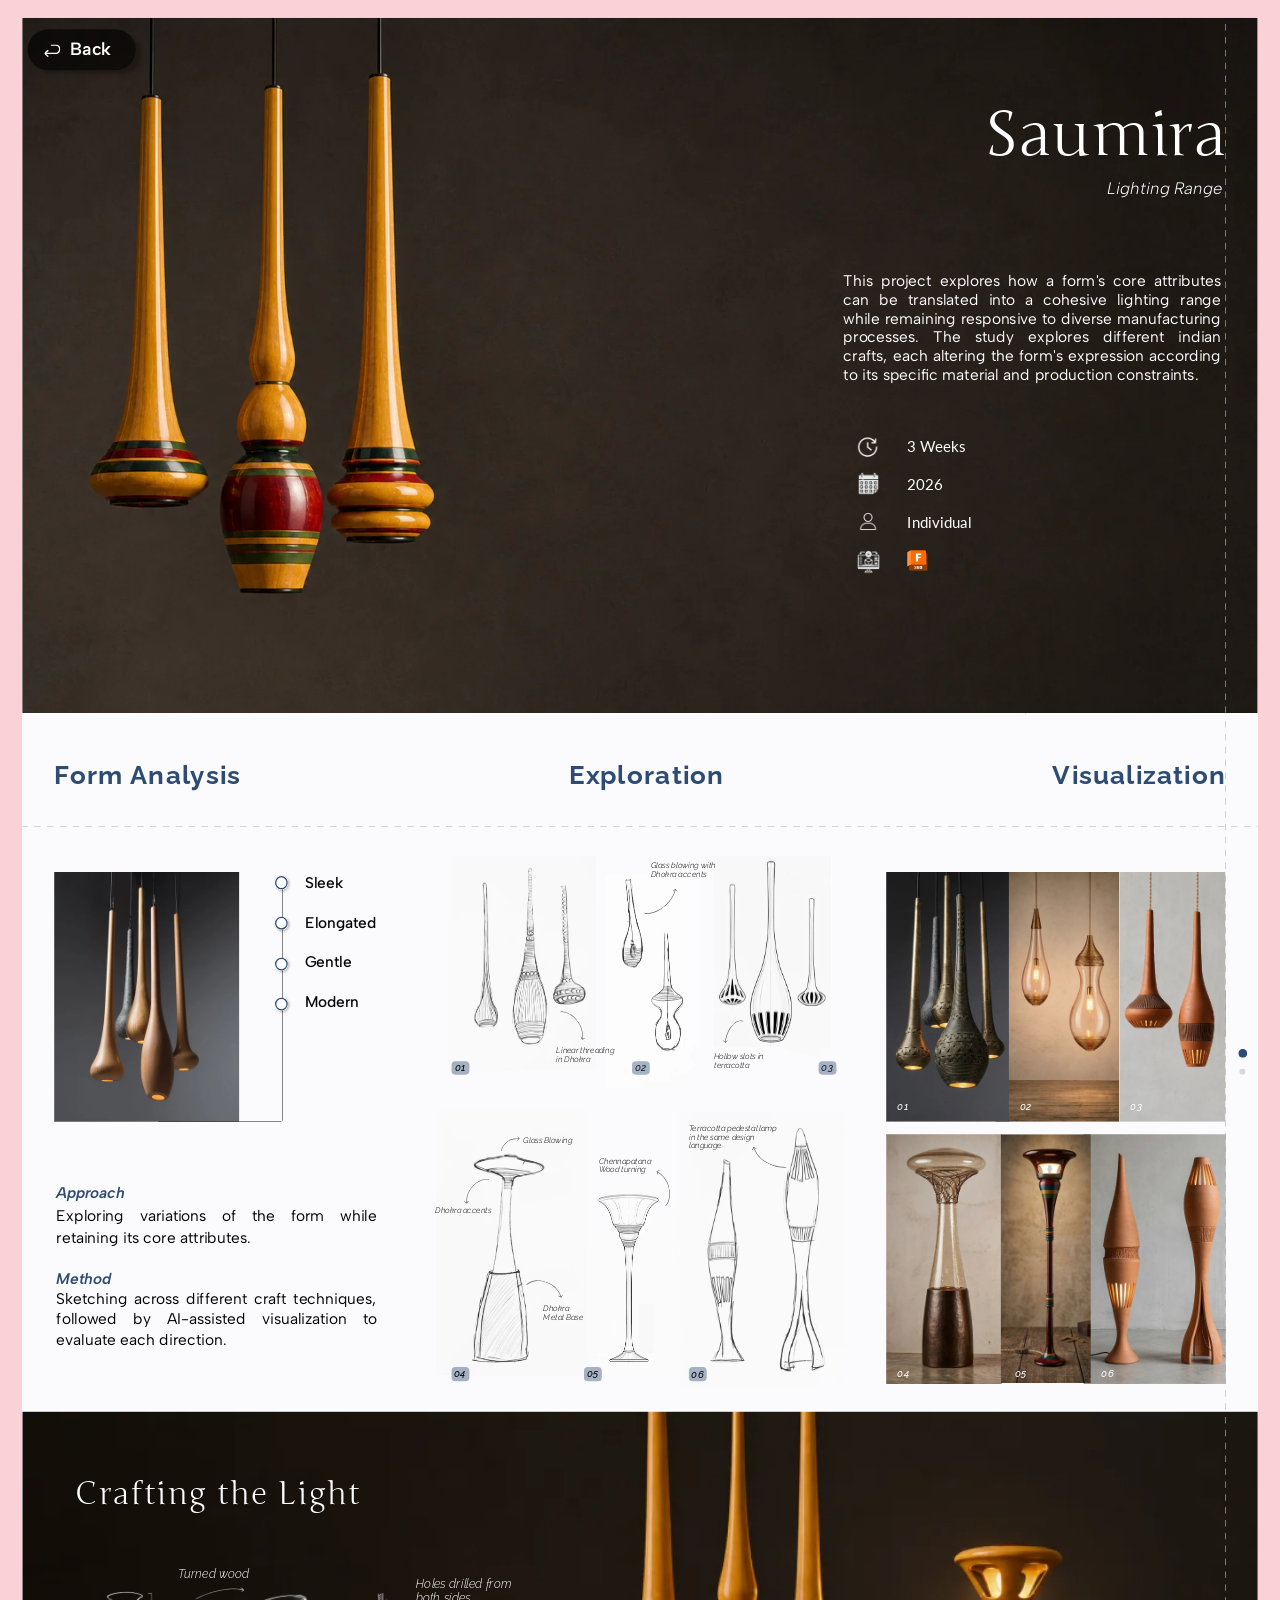
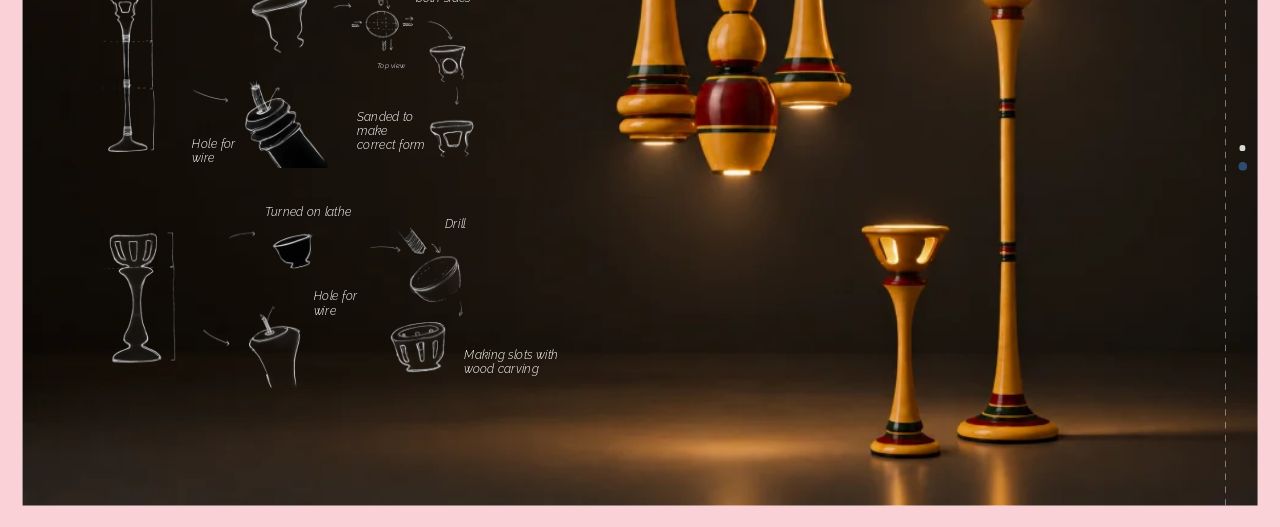
<file: projects/saumira.html>
<!doctype html>
<html lang="en">
<head>
<meta charset="utf-8">
<meta name="viewport" content="width=device-width, initial-scale=1">
<title>Saumira — Lighting Range — Nishka Dhawan</title>
<meta name="description" content="Saumira: a lighting range project by Nishka Dhawan.">
<meta name="theme-color" content="#29292a">
<link rel="preconnect" href="https://fonts.googleapis.com">
<link rel="preconnect" href="https://fonts.gstatic.com" crossorigin>
<link rel="stylesheet" href="https://fonts.googleapis.com/css2?family=Albert+Sans:ital,wght@0,100..900;1,100..900&family=Raleway:ital,wght@0,100..900;1,100..900&family=Poppins:wght@400;600;700&family=Lato&family=IBM+Plex+Sans&family=Junge&family=Sahitya:wght@400;700&family=Outfit:wght@400;600&family=Datatype&display=swap">
<link rel="stylesheet" href="../assets/site.css?v=e8708891">
<link rel="icon" href="data:image/svg+xml,%3Csvg xmlns='http://www.w3.org/2000/svg' viewBox='0 0 64 64'%3E%3Crect width='64' height='64' rx='14' fill='%2329292a'/%3E%3Cpath d='M20 46V18h4.6l15 20.4V18H44v28h-4.6l-15-20.4V46z' fill='%23fff'/%3E%3C/svg%3E">
<meta property="og:type" content="website">
<meta property="og:title" content="Saumira — Lighting Range — Nishka Dhawan">
<meta property="og:description" content="Saumira: a lighting range project by Nishka Dhawan.">
<meta property="og:image" content="https://nishka0102.github.io/assets/og.jpg">
<meta property="og:image:width" content="1200">
<meta property="og:image:height" content="630">
<meta name="twitter:card" content="summary_large_image">
<script>(function(d){var m=matchMedia('(max-width:760px) and (orientation:portrait) and (hover:none)').matches;var sw=d.clientWidth/1440;var s=m?sw:sw;d.style.setProperty('--s',s);d.style.setProperty('--edge',Math.max(0,(d.clientWidth/s-1440)/2)+'px');if(m)d.classList.add('m');if('CSSViewTransitionRule' in window)d.classList.add('vt');if(location.hash==='#organised')d.classList.add('tidy')})(document.documentElement)</script>
</head>
<body class="page-project" style="--h:2393">
<header class="m-bar"><a class="m-back" href="../projects.html" aria-label="Back to projects"><span aria-hidden="true">&#8249;</span> Back</a><nav class="m-nav" aria-label="Menu"><a href="../index.html#about">About Me</a><a href="../projects.html#organised">Work</a><button class="m-contact" type="button" aria-expanded="false" aria-controls="m-menu">Contact</button></nav>
<nav class="m-menu" id="m-menu" aria-label="Contact"><a href="mailto:nishkadhawan05@gmail.com">nishkadhawan05@gmail.com</a><a href="https://www.linkedin.com/in/nishka-dhawan-3baaa3337/" target="_blank" rel="noopener">LinkedIn</a><a href="https://www.behance.net/nishkadhawan05" target="_blank" rel="noopener">Behance</a><a href="tel:+918295708557">+91 8295708557</a></nav></header><div class="fit"><main class="stage"><div data-name="Desktop - 18" style="background-color:#fff;position:relative;width:100%;height:100%"><div style="position:absolute;background-color:#fad1d7;height:2393px;left:0;top:0;width:1440px"></div><div style="position:absolute;background-color:#fff;height:2349px;left:25px;top:20px;width:1390px;overflow:clip"><div style="position:absolute;height:0;left:1380.59px;top:2115.41px;width:11.583px"><div style="position:absolute;inset:-2.9px -37.5% -4.34px -12.5%"><img src="../assets/img/9fc3430016a0.svg" alt="" loading="lazy" decoding="async" draggable="false" style="display:block;max-width:none;width:100%;height:100%"></div></div><div style="position:absolute;display:flex;height:175.922px;align-items:center;justify-content:center;left:1129.38px;top:608.12px;width:0.724px"><div style="flex:none;rotate:-89.76deg"><div style="height:0;position:relative;width:175.923px"><div style="position:absolute;inset:-0.72px 0 0 0"><img src="../assets/img/ab1f6d359e4f.svg" alt="" loading="lazy" decoding="async" draggable="false" style="display:block;max-width:none;width:100%;height:100%"></div></div></div></div><div data-name="Slide 16:9 - 108" style="position:absolute;background-color:#fff;height:781.875px;left:0;overflow:clip;top:0;width:1390px"><div style="position:absolute;display:flex;height:789.595px;align-items:center;justify-content:center;left:-12.98px;top:-2.73px;width:1402.978px"><div style="flex:none;rotate:180deg;scale:1 -1"><div data-name="ChatGPT Image Sep 10, 2026, 12_11_52 PM 1" style="height:789.595px;position:relative;width:1402.978px"><img src="../assets/img/9655b846ac6d.webp" alt="" decoding="async" draggable="false" style="position:absolute;inset:0;max-width:none;object-fit:cover;pointer-events:none;width:100%;height:100%"></div></div></div><p style="word-break:break-word;position:absolute;font-family:'Junge', sans-serif;line-height:normal;left:calc(66.67% + 155.65px);font-style:normal;font-size:69.5px;color:#fff;top:89.05px;white-space:nowrap;font-weight:400">Saumira</p><div style="position:absolute;display:flex;height:781.875px;align-items:center;justify-content:center;left:calc(100% - 36.19px);top:0;width:0"><div style="rotate:-90deg;flex:none"><div style="height:0;position:relative;width:781.875px"><div style="position:absolute;inset:-0.72px 0 0 0"><img src="../assets/img/9c3ceb24abdf.svg" alt="" decoding="async" draggable="false" style="display:block;max-width:none;width:100%;height:100%"></div></div></div></div><p style="word-break:break-word;position:absolute;font-family:'Albert Sans', sans-serif;font-weight:400;height:173.026px;line-height:normal;left:calc(66.67% - 2.89px);font-size:17.375px;text-align:justify;color:#fff;top:calc(20% + 128.87px);width:424.964px">This project explores how a form's core attributes can be translated into a cohesive lighting range while remaining responsive to diverse manufacturing processes. The study explores different indian crafts, each altering the form's expression according to its specific material and production constraints.</p><div style="word-break:break-word;position:absolute;font-family:'Lato', sans-serif;height:163.615px;line-height:0;left:calc(66.67% + 68.78px);font-style:normal;font-size:17.375px;color:#fff;top:calc(60% + 2.17px);width:239.63px;font-weight:400"><p style="line-height:normal;margin-bottom:21.718753814697266px">3 Weeks</p><p style="line-height:normal;margin-bottom:21.718753814697266px">2026</p><p style="line-height:normal">Individual</p></div><div data-name="image 189" style="position:absolute;left:calc(66.67% + 12.31px);width:23.891px;height:23.891px;top:calc(60% + 2.17px)"><img src="../assets/img/e6e29008c6e6.webp" alt="" decoding="async" draggable="false" style="position:absolute;inset:0;max-width:none;object-fit:cover;pointer-events:none;width:100%;height:100%"></div><div data-name="image 190" style="position:absolute;left:calc(66.67% + 12.31px);width:26.063px;height:26.063px;top:calc(60% + 42.71px)"><img src="../assets/img/9b7bf36086ec.webp" alt="" decoding="async" draggable="false" style="position:absolute;inset:0;max-width:none;object-fit:cover;pointer-events:none;width:100%;height:100%"></div><div data-name="image 191" style="position:absolute;left:calc(66.67% + 12.31px);width:26.063px;height:26.063px;top:calc(80% - 26.79px)"><img src="../assets/img/eb0851a11f63.webp" alt="" decoding="async" draggable="false" style="position:absolute;inset:0;max-width:none;object-fit:cover;pointer-events:none;width:100%;height:100%"></div><div data-name="image 192" style="position:absolute;left:calc(66.67% + 9.41px);width:31.13px;height:31.13px;top:calc(60% + 81.81px)"><img src="../assets/img/c98200a2a5f6.webp" alt="" decoding="async" draggable="false" style="position:absolute;inset:0;max-width:none;object-fit:cover;pointer-events:none;width:100%;height:100%"></div><div style="position:absolute;display:contents;left:calc(66.67% + 68.78px);top:calc(80% - 26.79px)"><div style="position:absolute;background-color:#fff;height:18.533px;left:calc(66.67% + 74.96px);top:calc(80% - 23.7px);width:13.9px"></div><div data-name="image 13" style="position:absolute;left:calc(66.67% + 68.78px);width:23.167px;height:23.167px;top:calc(80% - 26.79px)"><img src="../assets/img/e77fc699dbe3.webp" alt="" decoding="async" draggable="false" style="position:absolute;inset:0;max-width:none;object-fit:cover;pointer-events:none;width:100%;height:100%"></div></div></div><div data-name="Slide 16:9 - 110" style="position:absolute;background-color:#fbfafc;height:781.875px;left:0;overflow:clip;top:784.05px;width:1390px"><p style="word-break:break-word;position:absolute;font-family:'Raleway', sans-serif;font-weight:700;line-height:normal;left:36.19px;color:#2e4c73;font-size:28.958px;top:50.68px;letter-spacing:1.4479px;white-space:nowrap">Form Analysis</p><p style="word-break:break-word;position:absolute;font-family:'Raleway', sans-serif;font-weight:700;line-height:normal;left:calc(33.33% + 152.03px);color:#2e4c73;font-size:28.958px;top:50.68px;letter-spacing:1.4479px;white-space:nowrap">Exploration</p><p style="word-break:break-word;position:absolute;font-family:'Raleway', sans-serif;font-weight:700;line-height:normal;left:calc(83.33% + 0.72px);color:#2e4c73;font-size:28.958px;top:50.68px;letter-spacing:1.4479px;white-space:nowrap">Visualization</p><div data-name="image 5" style="position:absolute;height:280.896px;left:36.19px;top:calc(20% + 20.27px);width:207.776px"><div style="position:absolute;inset:0;overflow:hidden;pointer-events:none"><img src="../assets/img/4a794d7dba91.webp" alt="" loading="lazy" decoding="async" draggable="false" style="position:absolute;height:126.03%;left:-6.73%;max-width:none;top:-0.08%;width:113.59%"></div></div><div style="position:absolute;height:0;left:153.48px;top:calc(60% - 11.58px);width:138.276px"><div style="position:absolute;inset:-0.72px 0 0 0"><img src="../assets/img/24761ae8b431.svg" alt="" loading="lazy" decoding="async" draggable="false" style="display:block;max-width:none;width:100%;height:100%"></div></div><div style="position:absolute;display:flex;height:272.208px;align-items:center;justify-content:center;left:calc(16.67% + 60.09px);top:calc(20% + 28.96px);width:0"><div style="flex:none;rotate:90deg"><div style="height:0;position:relative;width:272.208px"><div style="position:absolute;inset:-0.72px 0 0 0"><img src="../assets/img/60d1152df793.svg" alt="" loading="lazy" decoding="async" draggable="false" style="display:block;max-width:none;width:100%;height:100%"></div></div></div></div><div style="position:absolute;left:calc(16.67% + 52.85px);width:14.479px;height:14.479px;top:calc(20% + 25.34px)"><div style="position:absolute;inset:-10% -30% -30% -10%"><img src="../assets/img/29ffd0ba8520.svg" alt="" loading="lazy" decoding="async" draggable="false" style="display:block;max-width:none;width:100%;height:100%"></div></div><div style="position:absolute;left:calc(16.67% + 52.85px);width:14.479px;height:14.479px;top:calc(20% + 70.95px)"><div style="position:absolute;inset:-10% -30% -30% -10%"><img src="../assets/img/29ffd0ba8520.svg" alt="" loading="lazy" decoding="async" draggable="false" style="display:block;max-width:none;width:100%;height:100%"></div></div><div style="position:absolute;left:calc(16.67% + 52.85px);width:14.479px;height:14.479px;top:calc(20% + 116.56px)"><div style="position:absolute;inset:-10% -30% -30% -10%"><img src="../assets/img/29ffd0ba8520.svg" alt="" loading="lazy" decoding="async" draggable="false" style="display:block;max-width:none;width:100%;height:100%"></div></div><div style="position:absolute;left:calc(16.67% + 52.85px);width:14.479px;height:14.479px;top:calc(40% + 5.79px)"><div style="position:absolute;inset:-10% -30% -30% -10%"><img src="../assets/img/29ffd0ba8520.svg" alt="" loading="lazy" decoding="async" draggable="false" style="display:block;max-width:none;width:100%;height:100%"></div></div><div style="word-break:break-word;position:absolute;font-family:'Albert Sans', sans-serif;font-weight:500;height:102.802px;line-height:0;left:calc(16.67% + 86.15px);font-size:17.375px;color:#000;top:calc(20% + 20.27px);width:123.797px"><p style="line-height:23.167px;margin-bottom:21.718753814697266px">Sleek</p><p style="line-height:23.167px;margin-bottom:21.718753814697266px">Elongated</p><p style="line-height:23.167px;margin-bottom:21.718753814697266px">Gentle</p><p style="line-height:23.167px">Modern</p></div><div style="word-break:break-word;position:absolute;font-family:'Albert Sans', sans-serif;font-weight:500;height:227.323px;line-height:0;left:38.37px;font-size:17.375px;color:#000;text-align:justify;top:calc(60% + 56.47px);width:360.531px;white-space:pre-wrap"><p style="font-family:'Albert Sans', sans-serif;font-weight:600;font-style:italic;line-height:23.167px;margin-bottom:3.6197919845581055px;color:#2e4c73">Approach</p><p><span style="word-break:break-word;font-family:'Albert Sans', sans-serif;font-weight:400;line-height:23.167px">Exploring variations of the form while retaining its core attributes.         </span><span style="line-height:23.167px"><br aria-hidden="true"><br aria-hidden="true"></span><span style="word-break:break-word;font-family:'Albert Sans', sans-serif;font-weight:600;font-style:italic;line-height:23.167px;color:#2e4c73">Method<br aria-hidden="true"></span><span style="word-break:break-word;font-family:'Albert Sans', sans-serif;font-weight:400;line-height:23.167px;color:#000">Sketching across different craft techniques, followed by AI-assisted visualization to evaluate each direction.</span></p></div><div data-name="Gemini_Generated_Image_28rebq28rebq28re 1" style="position:absolute;height:241.802px;left:calc(33.33% + 192.57px);top:calc(20% + 23.89px);width:104.25px"><img src="../assets/img/06d4c07edb8f.webp" alt="" loading="lazy" decoding="async" draggable="false" style="position:absolute;inset:0;max-width:none;object-position:bottom;pointer-events:none;width:100%;height:100%"></div><div data-name="Gemini_Generated_Image_28rebq28rebq28re 3" style="position:absolute;height:241.712px;left:calc(33.33% + 16.65px);top:158.55px;width:165.124px"><img src="../assets/img/c714622160df.webp" alt="" loading="lazy" decoding="async" draggable="false" style="position:absolute;inset:0;max-width:none;object-position:bottom;pointer-events:none;width:100%;height:100%"></div><div data-name="Gemini_Generated_Image_wwlloowwlloowwll 2" style="position:absolute;height:214.292px;left:calc(50% + 83.26px);top:159.27px;width:133.208px"><img src="../assets/img/3e9313870985.webp" alt="" loading="lazy" decoding="async" draggable="false" style="position:absolute;inset:0;max-width:none;object-position:bottom;pointer-events:none;width:100%;height:100%"></div><div style="position:absolute;height:0;left:-1.45px;top:125.25px;width:1394.344px"><div style="position:absolute;inset:-0.72px 0 0 0"><img src="../assets/img/c80442488105.svg" alt="" loading="lazy" decoding="async" draggable="false" style="display:block;max-width:none;width:100%;height:100%"></div></div><div data-name="Gemini_Generated_Image_s0jstxs0jstxs0js 1" style="position:absolute;height:280.896px;left:calc(66.67% + 45.61px);top:calc(60% + 2.9px);width:129.589px"><div style="position:absolute;inset:0;overflow:hidden;pointer-events:none"><img src="../assets/img/123aad2ca7de.webp" alt="" loading="lazy" decoding="async" draggable="false" style="position:absolute;height:102.58%;left:-12.24%;max-width:none;top:-2.32%;width:324.74%"></div></div><div data-name="Gemini_Generated_Image_8aum3s8aum3s8aum 1" style="position:absolute;height:280.896px;left:calc(83.33% + 36.2px);top:calc(60% + 2.9px);width:159.271px"><div style="position:absolute;inset:0;overflow:hidden;pointer-events:none"><img src="../assets/img/14f6d70f8b97.webp" alt="" loading="lazy" decoding="async" draggable="false" style="position:absolute;height:102.32%;left:-5.57%;max-width:none;top:-2.32%;width:121.59%"></div></div><div data-name="Gemini_Generated_Image_9693wc9693wc9693 2" style="position:absolute;height:280.896px;left:calc(66.67% + 167.96px);top:calc(20% + 20.27px);width:139.689px"><div style="position:absolute;inset:0;overflow:hidden;pointer-events:none"><img src="../assets/img/89fe8d67f2e8.webp" alt="" loading="lazy" decoding="async" draggable="false" style="position:absolute;height:100.14%;left:-11.37%;max-width:none;top:0;width:134.14%"></div></div><div data-name="Gemini_Generated_Image_30yodl30yodl30yo 1" style="position:absolute;height:280.896px;left:calc(66.67% + 45.61px);top:calc(20% + 20.27px);width:138.17px"><div style="position:absolute;inset:0;overflow:hidden;pointer-events:none"><img src="../assets/img/299a7b1e77c1.webp" alt="" loading="lazy" decoding="async" draggable="false" style="position:absolute;height:100.27%;left:-15.5%;max-width:none;top:-0.27%;width:130.53%"></div></div><p style="word-break:break-word;position:absolute;font-family:'Raleway', sans-serif;font-weight:300;height:62.26px;font-style:italic;line-height:normal;left:calc(50% + 12.31px);font-size:8.688px;color:#000;top:calc(20% + 8.69px);width:75.292px">Glass blowing with Dhokra accents</p><p style="word-break:break-word;position:absolute;font-family:'Raleway', sans-serif;font-weight:500;font-style:italic;line-height:normal;left:calc(50% - 5.79px);font-size:11.583px;color:#000;top:calc(40% + 77.46px);white-space:nowrap">02</p><p style="word-break:break-word;position:absolute;font-family:'Raleway', sans-serif;font-weight:500;font-style:italic;line-height:normal;left:calc(50% + 204.16px);font-size:11.583px;color:#000;top:calc(40% + 77.46px);white-space:nowrap">03</p><p style="word-break:break-word;position:absolute;font-family:'Raleway', sans-serif;font-weight:300;height:62.26px;font-style:italic;line-height:normal;left:calc(33.33% + 137.55px);font-size:8.688px;color:#000;top:calc(40% + 60.09px);width:70.224px">Linear threading in Dhokra</p><div style="position:absolute;display:flex;height:33.272px;align-items:center;justify-content:center;left:calc(50% + 4.34px);top:calc(20% + 39.82px);width:40.532px"><div style="flex:none;rotate:-126.63deg"><div style="height:44.008px;position:relative;width:8.742px"><div style="position:absolute;inset:-0.82% -4.14% -1.41% -4.14%"><img src="../assets/img/096078e92bd4.svg" alt="" loading="lazy" decoding="async" draggable="false" style="display:block;max-width:none;width:100%;height:100%"></div></div></div></div><div style="position:absolute;display:flex;height:37.229px;align-items:center;justify-content:center;left:calc(33.33% + 141.17px);top:calc(40% + 15.93px);width:33.621px"><div style="flex:none;rotate:139.78deg;scale:1 -1"><div style="height:40.434px;position:relative;width:9.84px"><div style="position:absolute;inset:-0.9% -3.68% -2.32% -3.68%"><img src="../assets/img/28ff1dbcdc56.svg" alt="" loading="lazy" decoding="async" draggable="false" style="display:block;max-width:none;width:100%;height:100%"></div></div></div></div><div style="position:absolute;display:flex;height:52.384px;align-items:center;justify-content:center;left:calc(50% + 162.17px);top:calc(40% + 21.72px);width:49.844px"><div style="flex:none;rotate:15.26deg"><div style="background-color:#f9f9f9;height:43.438px;position:relative;width:39.818px"></div></div></div><p style="word-break:break-word;position:absolute;font-family:'Raleway', sans-serif;font-weight:300;height:62.26px;font-style:italic;line-height:normal;left:calc(50% + 83.26px);font-size:8.688px;color:#000;top:calc(40% + 65.88px);width:70.224px">Hollow slots in terracotta </p><div style="position:absolute;display:flex;height:28.601px;align-items:center;justify-content:center;left:calc(50% + 90.52px);top:calc(40% + 27.77px);width:26.676px"><div style="flex:none;rotate:41.73deg"><div style="height:31.498px;position:relative;width:7.652px"><div style="position:absolute;inset:-1.15% -7.38% -1.15% -4.73%"><img src="../assets/img/c8ca4d7176c9.svg" alt="" loading="lazy" decoding="async" draggable="false" style="display:block;max-width:none;width:100%;height:100%"></div></div></div></div><div style="position:absolute;background-color:#f8f8f8;height:24.615px;left:calc(50% + 153.48px);top:calc(20% + 22.44px);width:52.849px"></div><div data-name="Gemini_Generated_Image_e9du32e9du32e9du 1" style="position:absolute;height:280.375px;left:calc(66.67% + 174.47px);top:calc(60% + 2.9px);width:100.817px"><div style="position:absolute;inset:0;overflow:hidden;pointer-events:none"><img src="../assets/img/272bde2c607e.webp" alt="" loading="lazy" decoding="async" draggable="false" style="position:absolute;height:101.78%;left:-5.84%;max-width:none;top:-0.1%;width:119.71%"></div></div><div style="position:absolute;display:contents;left:calc(16.67% + 233.12px);top:calc(40% + 131.76px)"><div data-name="Gemini_Generated_Image_28rebq28rebq28re 5" style="position:absolute;height:298.271px;left:calc(16.67% + 233.85px);top:calc(40% + 131.76px);width:172.354px"><img src="../assets/img/1f9a5606388c.webp" alt="" loading="lazy" decoding="async" draggable="false" style="position:absolute;inset:0;max-width:none;object-position:bottom;pointer-events:none;width:100%;height:100%"></div><div data-name="Gemini_Generated_Image_28rebq28rebq28re 2" style="position:absolute;height:308.406px;left:calc(50% + 41.27px);top:calc(40% + 133.93px);width:188.82px"><img src="../assets/img/1bc453215ca0.webp" alt="" loading="lazy" decoding="async" draggable="false" style="position:absolute;inset:0;max-width:none;object-position:bottom;pointer-events:none;width:100%;height:100%"></div><div style="position:absolute;display:contents;left:calc(33.33% + 170.86px);top:calc(60% + 52.85px)"><div data-name="Gemini_Generated_Image_wwlloowwlloowwll 1" style="position:absolute;height:224.425px;left:calc(33.33% + 182.24px);top:calc(60% + 52.85px);width:73.545px"><img src="../assets/img/d06d8d9e2245.webp" alt="" loading="lazy" decoding="async" draggable="false" style="position:absolute;inset:0;max-width:none;object-position:bottom;pointer-events:none;width:100%;height:100%"></div><div style="position:absolute;background-color:#fbfbfb;height:124.724px;left:calc(33.33% + 170.86px);top:calc(60% + 124.5px);width:32.223px"></div><div style="position:absolute;background-color:#f8f8f8;height:54.969px;left:calc(50% - 0.52px);top:calc(80% + 37.88px);width:15.922px"></div><div style="position:absolute;background-color:#fbfbfb;height:171.353px;left:calc(50% + 15.39px);top:calc(60% + 90.76px);width:25.778px"></div></div><div style="position:absolute;display:flex;height:41.611px;align-items:center;justify-content:center;left:calc(50% + 18.67px);top:calc(60% + 42.65px);width:18.669px"><div style="flex:none;rotate:167.02deg"><div style="height:40.434px;position:relative;width:9.84px"><div style="position:absolute;inset:-0.9% -3.68% -2.32% -3.68%"><img src="../assets/img/3b0f4665579f.svg" alt="" loading="lazy" decoding="async" draggable="false" style="display:block;max-width:none;width:100%;height:100%"></div></div></div></div><div style="position:absolute;display:flex;height:35.113px;align-items:center;justify-content:center;left:calc(33.33% + 30.87px);top:calc(60% + 46.58px);width:31.588px"><div style="flex:none;rotate:39.83deg"><div style="height:37.519px;position:relative;width:9.839px"><div style="position:absolute;inset:-0.8% -2.06% -0.96% -3.68%"><img src="../assets/img/f9610545135e.svg" alt="" loading="lazy" decoding="async" draggable="false" style="display:block;max-width:none;width:100%;height:100%"></div></div></div></div><div style="position:absolute;display:flex;height:26.37px;align-items:center;justify-content:center;left:calc(50% + 123.8px);top:calc(60% + 18.1px);width:42.853px"><div style="flex:none;rotate:-66.4deg;scale:1 -1"><div style="height:42.261px;position:relative;width:10.311px"><div style="position:absolute;inset:-0.37% -3.51% -1.14% -3.51%"><img src="../assets/img/06c9ac60817c.svg" alt="" loading="lazy" decoding="async" draggable="false" style="display:block;max-width:none;width:100%;height:100%"></div></div></div></div><div style="position:absolute;display:flex;height:49.811px;align-items:center;justify-content:center;left:calc(33.33% + 99.19px);top:calc(60% - 7.24px);width:56.815px"><div style="flex:none;rotate:15.26deg"><div style="background-color:#f9f9f9;height:38.427px;position:relative;width:48.41px"></div></div></div><div style="position:absolute;display:flex;height:40.739px;align-items:center;justify-content:center;left:calc(33.33% + 97.37px);top:calc(80% - 7.57px);width:65.936px"><div style="flex:none;rotate:-11.78deg"><div style="background-color:#f9f9f9;height:28.825px;position:relative;width:61.344px"></div></div></div><div style="position:absolute;display:flex;height:40.739px;align-items:center;justify-content:center;left:calc(33.33% + 91.22px);top:calc(60% + 40.54px);width:65.936px"><div style="flex:none;rotate:-11.78deg"><div style="background-color:#f9f9f9;height:28.825px;position:relative;width:61.344px"></div></div></div><p style="word-break:break-word;position:absolute;font-family:'Raleway', sans-serif;font-weight:300;height:62.26px;font-style:italic;line-height:normal;left:calc(33.33% + 185.34px);font-size:8.688px;color:#000;top:calc(60% + 28.24px);width:70.224px">Chennapatana Wood turning</p><p style="word-break:break-word;position:absolute;font-family:'Raleway', sans-serif;font-weight:300;height:62.26px;font-style:italic;line-height:normal;left:calc(33.33% + 100.64px);font-size:8.688px;color:#000;top:calc(60% + 5.07px);width:70.224px">Glass Blowing </p><p style="word-break:break-word;position:absolute;font-family:'Raleway', sans-serif;font-weight:300;height:62.26px;font-style:italic;line-height:normal;left:calc(16.67% + 233.12px);font-size:8.688px;color:#000;top:calc(60% + 83.98px);width:70.224px">Dhokra accents</p><p style="word-break:break-word;position:absolute;font-family:'Raleway', sans-serif;font-weight:300;height:62.26px;font-style:italic;line-height:normal;left:calc(33.33% + 123.08px);font-size:8.688px;color:#000;top:calc(80% + 37.65px);width:46.333px">Dhokra Metal Base</p><p style="word-break:break-word;position:absolute;font-family:'Raleway', sans-serif;font-weight:300;height:62.26px;font-style:italic;line-height:normal;left:calc(50% + 55.02px);font-size:8.688px;color:#000;top:calc(60% - 9.41px);width:107.87px">Terracotta pedestal lamp in the same design language</p><div style="position:absolute;display:flex;height:22.612px;align-items:center;justify-content:center;left:calc(33.33% + 73.46px);top:calc(60% + 2.23px);width:22.832px"><div style="flex:none;rotate:45.55deg;scale:1 -1"><div style="height:24.103px;position:relative;width:8.032px"><div style="position:absolute;inset:-1.21% -4.51% -3.15% -4.51%"><img src="../assets/img/26319595da8e.svg" alt="" loading="lazy" decoding="async" draggable="false" style="display:block;max-width:none;width:100%;height:100%"></div></div></div></div><div style="position:absolute;display:flex;height:23.891px;align-items:center;justify-content:center;left:calc(33.33% + 103.23px);top:calc(80% + 6.52px);width:43.005px"><div style="flex:none;rotate:107.84deg;scale:1 -1"><div style="height:41.387px;position:relative;width:11.777px"><div style="position:absolute;inset:-0.71% -3.07% -2.96% -3.07%"><img src="../assets/img/77beacc53d9e.svg" alt="" loading="lazy" decoding="async" draggable="false" style="display:block;max-width:none;width:100%;height:100%"></div></div></div></div></div><div style="position:absolute;background-color:rgba(46,76,115,0.42);height:15.927px;left:calc(33.33% + 19.55px);border-radius:4.344px;top:calc(40% + 76.74px);width:20.271px"></div><div style="position:absolute;background-color:rgba(46,76,115,0.42);height:15.927px;left:calc(33.33% + 19.55px);border-radius:4.344px;top:calc(80% + 108.6px);width:20.271px"></div><div style="position:absolute;background-color:rgba(46,76,115,0.42);height:15.927px;left:calc(33.33% + 168.68px);border-radius:4.344px;top:calc(80% + 108.6px);width:20.271px"></div><div style="position:absolute;background-color:rgba(46,76,115,0.42);height:15.927px;left:calc(50% + 55.02px);border-radius:4.344px;top:calc(80% + 108.6px);width:20.271px"></div><div style="position:absolute;background-color:rgba(46,76,115,0.42);height:15.927px;left:calc(50% - 9.41px);border-radius:4.344px;top:calc(40% + 76.74px);width:20.271px"></div><div style="position:absolute;background-color:rgba(46,76,115,0.42);height:15.927px;left:calc(50% + 200.54px);border-radius:4.344px;top:calc(40% + 76.74px);width:20.271px"></div><p style="word-break:break-word;position:absolute;font-family:'Raleway', sans-serif;font-weight:500;font-style:italic;line-height:normal;left:calc(66.67% + 57.92px);font-size:11.583px;color:#fff;top:calc(40% + 120.9px);white-space:nowrap">01</p><p style="word-break:break-word;position:absolute;font-family:'Raleway', sans-serif;font-weight:500;font-style:italic;line-height:normal;left:calc(33.33% + 23.17px);font-size:11.583px;color:#000;top:calc(40% + 77.46px);white-space:nowrap">01</p><p style="word-break:break-word;position:absolute;font-family:'Raleway', sans-serif;font-weight:500;font-style:italic;line-height:normal;left:calc(83.33% - 36.2px);font-size:11.583px;color:#fff;top:calc(40% + 120.9px);white-space:nowrap">02</p><p style="word-break:break-word;position:absolute;font-family:'Raleway', sans-serif;font-weight:500;font-style:italic;line-height:normal;left:calc(66.67% + 57.92px);font-size:11.583px;color:#fff;top:calc(80% + 108.6px);white-space:nowrap">04</p><p style="word-break:break-word;position:absolute;font-family:'Raleway', sans-serif;font-weight:500;font-style:italic;line-height:normal;left:calc(66.67% + 189.68px);font-size:11.583px;color:#fff;top:calc(80% + 108.6px);white-space:nowrap">05</p><p style="word-break:break-word;position:absolute;font-family:'Raleway', sans-serif;font-weight:500;font-style:italic;line-height:normal;left:calc(83.33% + 55.75px);font-size:11.583px;color:#fff;top:calc(80% + 108.6px);white-space:nowrap">06</p><p style="word-break:break-word;position:absolute;font-family:'Raleway', sans-serif;font-weight:500;font-style:italic;line-height:normal;left:calc(33.33% + 22.44px);font-size:11.583px;color:#000;top:calc(80% + 108.6px);white-space:nowrap">04</p><p style="word-break:break-word;position:absolute;font-family:'Raleway', sans-serif;font-weight:500;font-style:italic;line-height:normal;left:calc(33.33% + 172.3px);font-size:11.583px;color:#000;top:calc(80% + 108.6px);white-space:nowrap">05</p><p style="word-break:break-word;position:absolute;font-family:'Raleway', sans-serif;font-weight:500;font-style:italic;line-height:normal;left:calc(50% + 57.91px);font-size:11.583px;color:#000;top:calc(80% + 109.32px);white-space:nowrap">06</p><div style="position:absolute;display:flex;height:280.896px;align-items:center;justify-content:center;left:calc(83.33% + 76.02px);top:calc(20% + 20.27px);width:119.453px"><div style="flex:none;rotate:180deg;scale:1 -1"><div data-name="ChatGPT Image Sep 10, 2026, 12_06_27 PM 1" style="height:280.896px;position:relative;width:119.453px"><div style="position:absolute;inset:0;overflow:hidden;pointer-events:none"><img src="../assets/img/97a6c66aec91.webp" alt="" loading="lazy" decoding="async" draggable="false" style="position:absolute;height:100.05%;left:-308.33%;max-width:none;top:-0.01%;width:417.62%"></div></div></div></div><div style="position:absolute;display:flex;height:52.125px;align-items:center;justify-content:center;left:calc(100% - 46.33px);top:calc(40% - 2.89px);width:10.135px"><div style="flex:none;rotate:180deg;scale:1 -1"><div data-name="ChatGPT Image Sep 10, 2026, 12_06_27 PM 2" style="height:52.125px;position:relative;width:10.135px"><div style="position:absolute;inset:0;overflow:hidden;pointer-events:none"><img src="../assets/img/97a6c66aec91.webp" alt="" loading="lazy" decoding="async" draggable="false" style="position:absolute;height:539.18%;left:-3633.92%;max-width:none;top:-169.49%;width:4921.93%"></div></div></div></div><p style="word-break:break-word;position:absolute;font-family:'Raleway', sans-serif;font-weight:500;font-style:italic;line-height:normal;left:calc(83.33% + 88.32px);font-size:11.583px;color:#fff;top:calc(40% + 120.9px);white-space:nowrap">03</p><div style="position:absolute;display:flex;align-items:center;justify-content:center;left:calc(100% - 22.45px);width:10.135px;height:10.135px;top:calc(40% + 62.99px)"><div style="flex:none;rotate:90deg"><div style="position:relative;width:10.135px;height:10.135px"><img src="../assets/img/494c849abdc5.svg" alt="" loading="lazy" decoding="async" draggable="false" style="position:absolute;display:block;inset:0;max-width:none;width:100%;height:100%"></div></div></div><div style="position:absolute;display:flex;align-items:center;justify-content:center;left:calc(100% - 21px);width:7.24px;height:7.24px;top:calc(40% + 84.71px)"><div style="flex:none;rotate:90deg"><div style="position:relative;width:7.24px;height:7.24px"><img src="../assets/img/37a4af81dade.svg" alt="" loading="lazy" decoding="async" draggable="false" style="position:absolute;display:block;inset:0;max-width:none;width:100%;height:100%"></div></div></div><div style="position:absolute;display:flex;height:781.875px;align-items:center;justify-content:center;left:calc(100% - 36.19px);top:0;width:0"><div style="rotate:-90deg;flex:none"><div style="height:0;position:relative;width:781.875px"><div style="position:absolute;inset:-0.72px 0 0 0"><img src="../assets/img/7aa987a4eb4f.svg" alt="" loading="lazy" decoding="async" draggable="false" style="display:block;max-width:none;width:100%;height:100%"></div></div></div></div></div><div data-name="Slide 16:9 - 117" style="position:absolute;background-color:#fbfafc;height:781.875px;left:0;overflow:clip;top:1567.51px;width:1390px"><div data-name="e23ad087-d8b7-437f-83d7-ce75174fc4bd 1" style="position:absolute;height:784.025px;left:0;top:0;width:1392.248px"><img src="../assets/img/d4f5c92beffe.webp" alt="" loading="lazy" decoding="async" draggable="false" style="position:absolute;inset:0;max-width:none;object-fit:cover;pointer-events:none;width:100%;height:100%"></div><div style="position:absolute;display:flex;align-items:center;justify-content:center;left:calc(100% - 22.45px);width:10.135px;height:10.135px;top:calc(40% + 81.81px)"><div style="rotate:-90deg;flex:none;scale:1 -1"><div style="position:relative;width:10.135px;height:10.135px"><img src="../assets/img/494c849abdc5.svg" alt="" loading="lazy" decoding="async" draggable="false" style="position:absolute;display:block;inset:0;max-width:none;width:100%;height:100%"></div></div></div><div style="position:absolute;display:flex;align-items:center;justify-content:center;left:calc(100% - 21px);width:7.24px;height:7.24px;top:calc(40% + 62.99px)"><div style="rotate:-90deg;flex:none;scale:1 -1"><div style="position:relative;width:7.24px;height:7.24px"><img src="../assets/img/37a4af81dade.svg" alt="" loading="lazy" decoding="async" draggable="false" style="position:absolute;display:block;inset:0;max-width:none;width:100%;height:100%"></div></div></div><div style="position:absolute;display:flex;height:781.875px;align-items:center;justify-content:center;left:calc(100% - 36.19px);top:0;width:0"><div style="rotate:-90deg;flex:none"><div style="height:0;position:relative;width:781.875px"><div style="position:absolute;inset:-0.72px 0 0 0"><img src="../assets/img/9c3ceb24abdf.svg" alt="" loading="lazy" decoding="async" draggable="false" style="display:block;max-width:none;width:100%;height:100%"></div></div></div></div><p style="word-break:break-word;position:absolute;font-family:'Junge', sans-serif;line-height:normal;left:59.36px;font-style:normal;font-size:34.75px;color:#fff;top:72.4px;letter-spacing:1.7375px;white-space:nowrap;font-weight:400">Crafting the Light</p><div data-name="Codex Image Sep 15, 2026, 03_43_27 PM 2" style="position:absolute;height:193.89px;left:46.42px;top:calc(60% - 13.07px);width:499.745px"><div style="position:absolute;inset:0;overflow:hidden;pointer-events:none"><img src="../assets/img/498c71166aa1.webp" alt="" loading="lazy" decoding="async" draggable="false" style="position:absolute;height:214.71%;left:-14.26%;max-width:none;top:-114.71%;width:124.52%"></div></div><div data-name="Codex Image Sep 15, 2026, 03_43_27 PM 3" style="position:absolute;height:213.006px;left:21.85px;top:calc(20% + 32.05px);width:497.014px"><div style="position:absolute;inset:0;overflow:hidden;pointer-events:none"><img src="../assets/img/498c71166aa1.webp" alt="" loading="lazy" decoding="async" draggable="false" style="position:absolute;height:192.11%;left:-14.26%;max-width:none;top:0;width:124.52%"></div></div><p style="word-break:break-word;position:absolute;font-family:'Raleway', sans-serif;font-weight:300;height:46.424px;font-style:italic;line-height:normal;left:calc(16.67% + 41.42px);font-size:13.654px;color:#fff;top:calc(40% + 129.65px);width:122.888px">Turned on lathe</p><p style="word-break:break-word;position:absolute;font-family:'Raleway', sans-serif;font-weight:300;height:46.424px;font-style:italic;line-height:normal;left:191.16px;font-size:13.654px;color:#fff;top:calc(40% + 53.18px);width:71.002px">Hole for wire</p><p style="word-break:break-word;position:absolute;font-family:'Raleway', sans-serif;font-weight:300;height:46.424px;font-style:italic;line-height:normal;left:calc(16.67% + 96.03px);font-size:13.654px;color:#fff;top:calc(60% + 68.85px);width:68.271px">Hole for wire</p><p style="word-break:break-word;position:absolute;font-family:'Raleway', sans-serif;font-weight:300;height:46.424px;font-style:italic;line-height:normal;left:calc(33.33% + 33.68px);font-size:13.654px;color:#fff;top:calc(80% - 21.98px);width:120.157px">Making slots with wood carving</p><p style="word-break:break-word;position:absolute;font-family:'Raleway', sans-serif;font-weight:300;height:46.424px;font-style:italic;line-height:normal;left:calc(33.33% + 11.83px);font-size:13.654px;color:#fff;top:calc(60% - 13.07px);width:120.157px">Drill</p><p style="word-break:break-word;position:absolute;font-family:'Raleway', sans-serif;font-weight:300;height:46.424px;font-style:italic;line-height:normal;left:calc(16.67% + 145.19px);font-size:13.654px;color:#fff;top:calc(40% + 23.14px);width:76.464px">Sanded to make correct form</p><p style="word-break:break-word;position:absolute;font-family:'Raleway', sans-serif;font-weight:300;font-style:italic;line-height:normal;left:calc(16.67% + 167.04px);font-size:8.193px;color:#fff;top:calc(20% + 124.9px);white-space:nowrap">Top view</p><p style="word-break:break-word;position:absolute;font-family:'Raleway', sans-serif;font-weight:300;height:46.424px;font-style:italic;line-height:normal;left:calc(16.67% + 210.73px);font-size:13.654px;color:#fff;top:calc(20% + 29.32px);width:120.157px">Holes drilled from both sides</p><p style="word-break:break-word;position:absolute;font-family:'Raleway', sans-serif;font-weight:300;height:46.424px;font-style:italic;line-height:normal;left:174.77px;font-size:13.654px;color:#fff;top:calc(20% + 18.4px);width:120.157px">Turned wood</p></div><p style="word-break:break-word;position:absolute;font-family:'Albert Sans', sans-serif;font-weight:300;height:49.155px;font-style:italic;line-height:normal;left:1350.21px;font-size:18.726px;text-align:right;color:#fff;top:180.24px;width:205.984px;translate:-100% 0">Lighting Range</p></div></div></main></div>
<div class="float"><a class="back" href="../projects.html" aria-label="Back to projects" style="position:absolute;left:31px;top:33px;width:122px;height:46px;display:block"><span class="rebase" style="position:absolute;left:-31px;top:-33px;width:1440px;height:2393px;pointer-events:none;display:block"><div style="position:absolute;background-color:rgba(0,0,0,0.62);height:46px;left:31px;border-radius:29px;box-shadow:6px 4px 4px 0px rgba(0,0,0,0.25);top:33px;width:122px"></div><div data-name="Group" style="position:absolute;inset:2.13% 95.35% 97.36% 3.54%"><div style="position:absolute;inset:-6.24% -4.69%"><img src="../assets/img/aa05aabccb43.svg" alt="" decoding="async" draggable="false" style="display:block;max-width:none;width:100%;height:100%"></div></div><p style="word-break:break-word;position:absolute;font-family:'Albert Sans', sans-serif;font-weight:600;height:31px;line-height:normal;left:79px;font-size:20px;color:#fff;top:43px;width:70px">Back</p></span></a></div><div class="m-hint" role="status" data-key="rotate">Turn your phone sideways for a bigger view</div>
<script src="../assets/site.js?v=d7dee14c" defer></script>
</body>
</html>
</file>
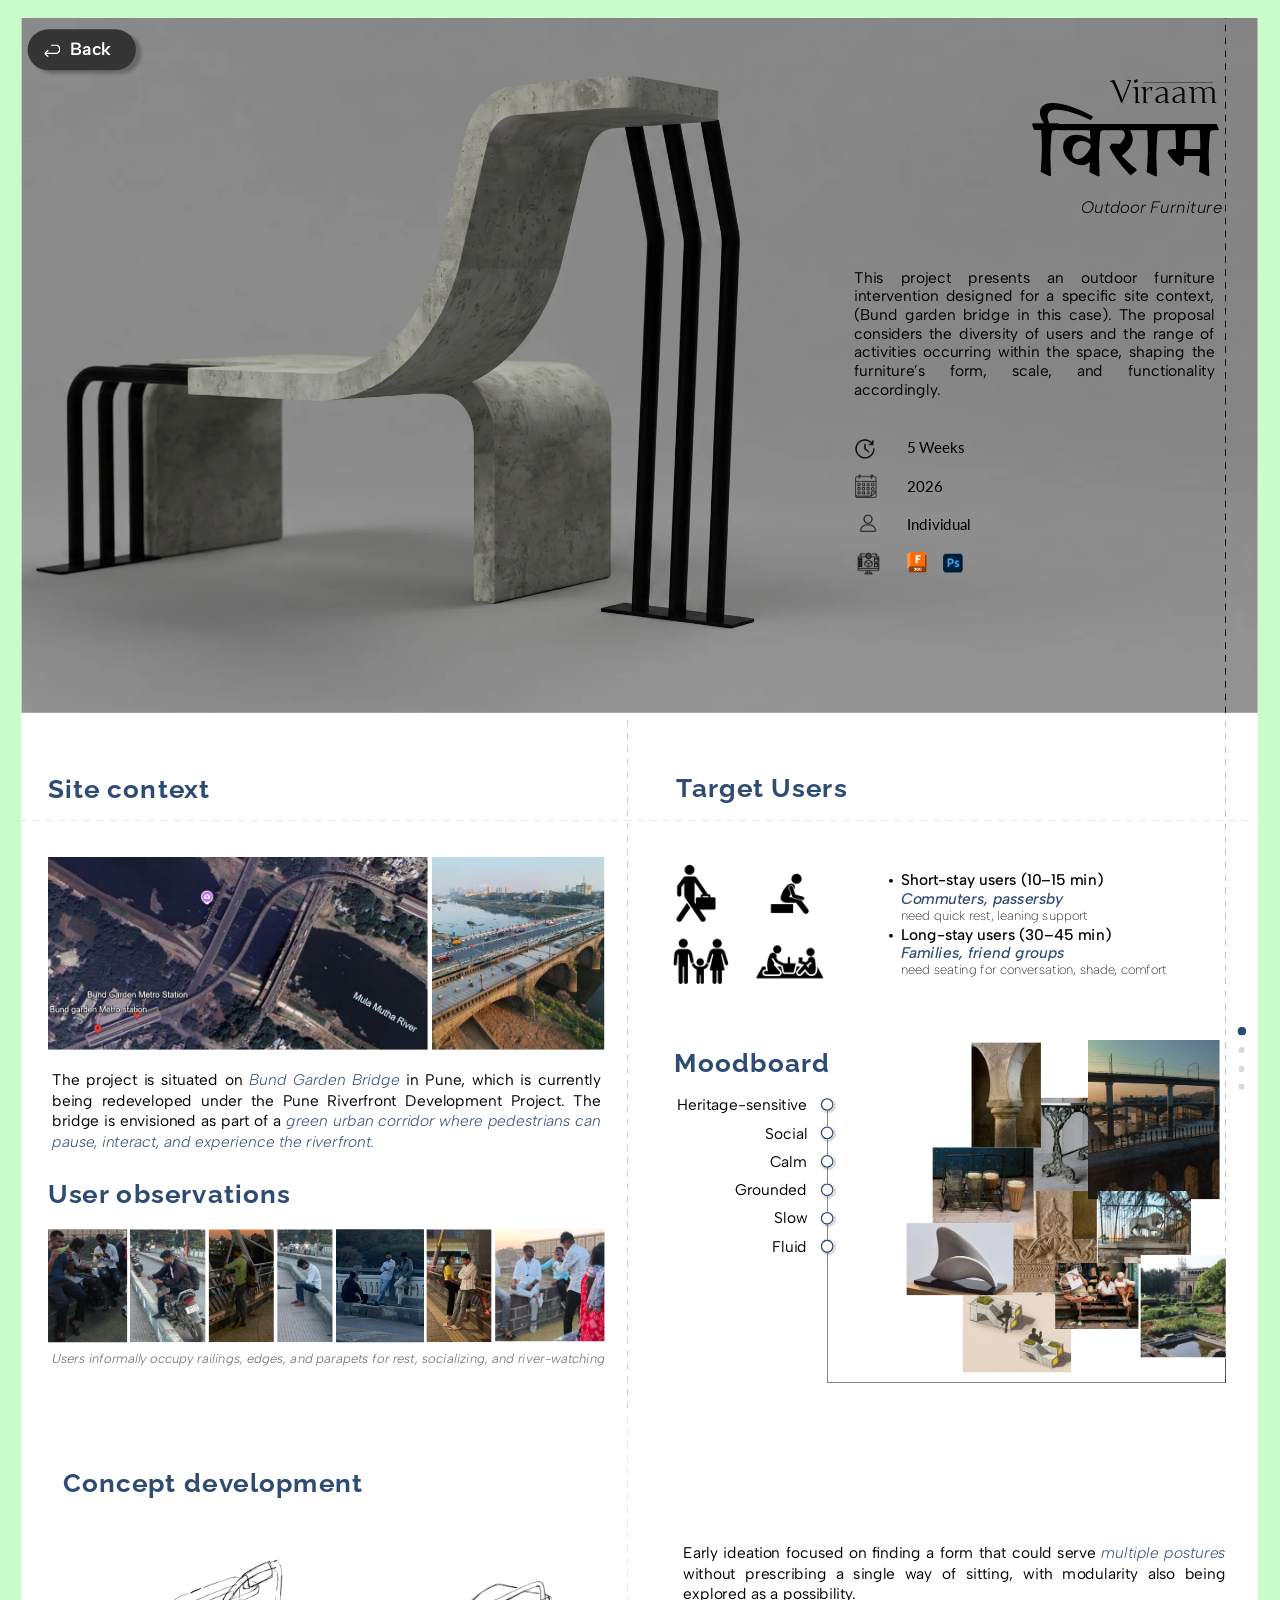
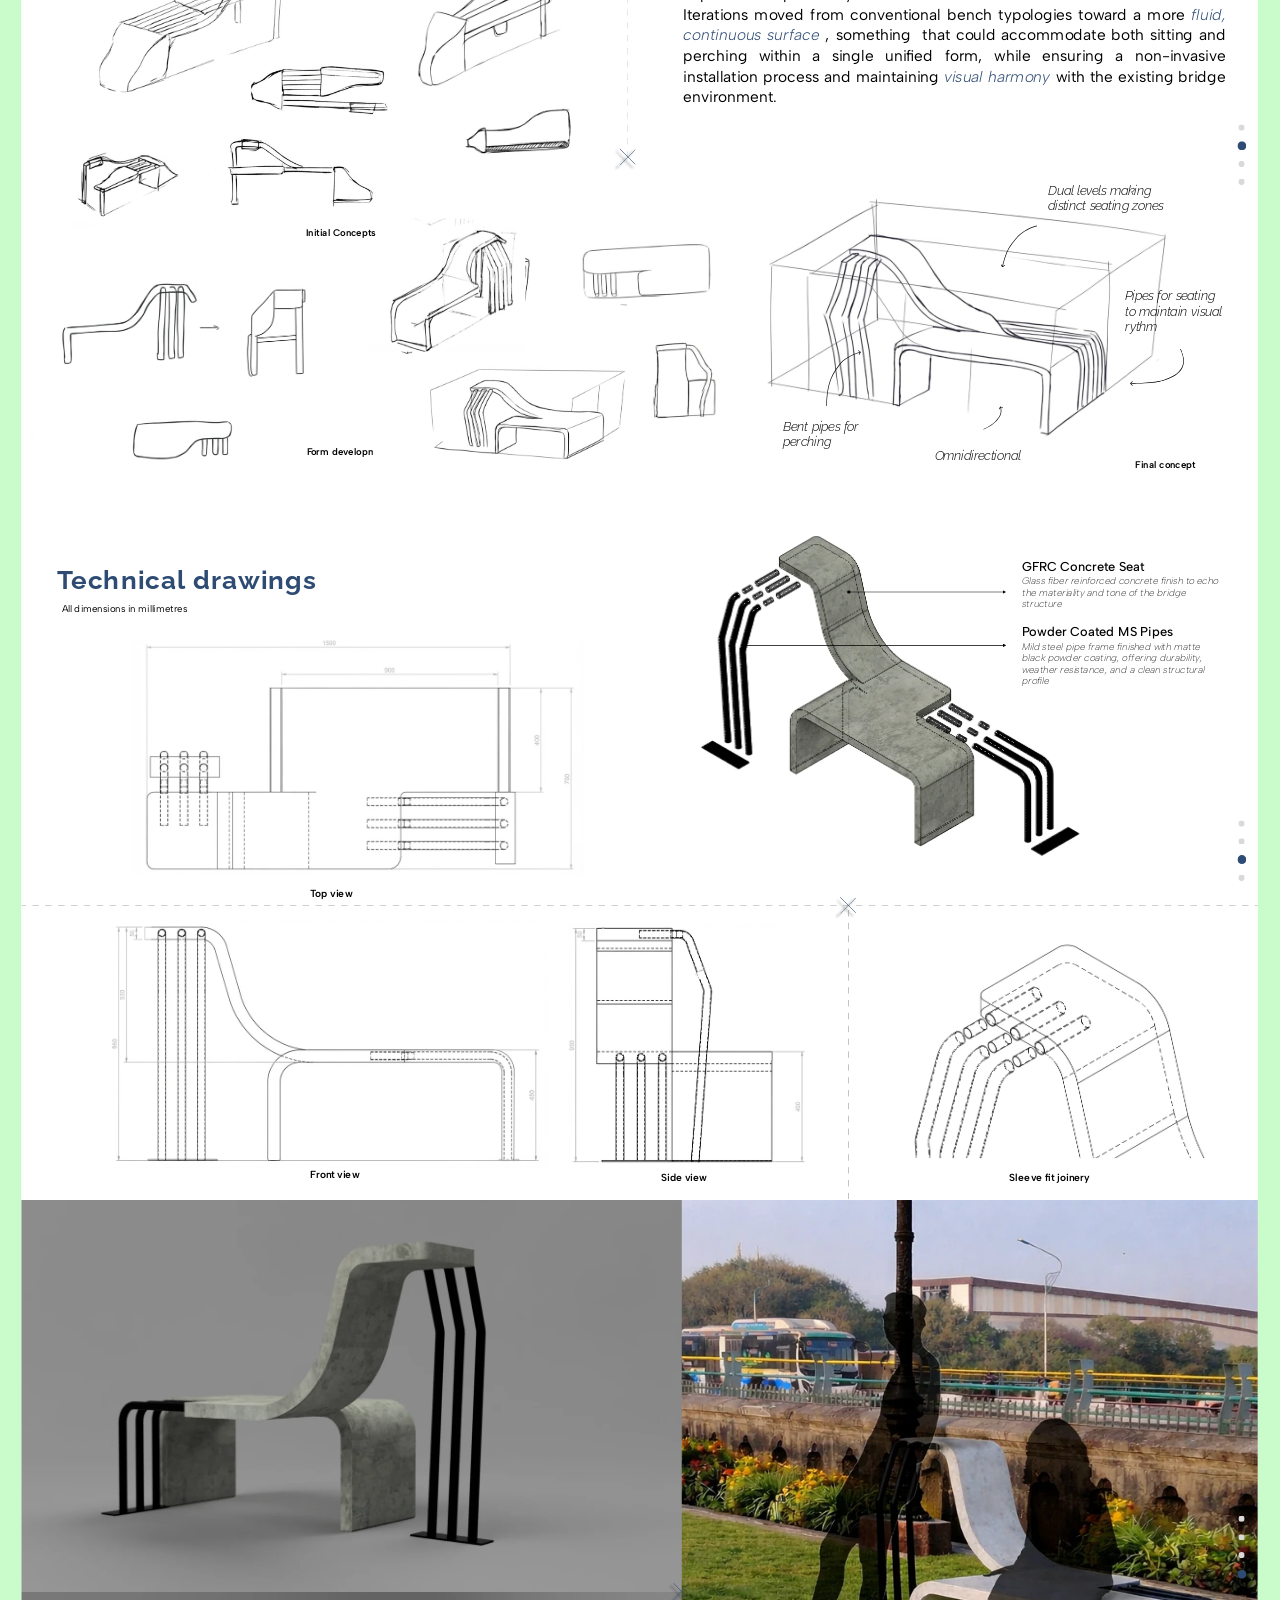
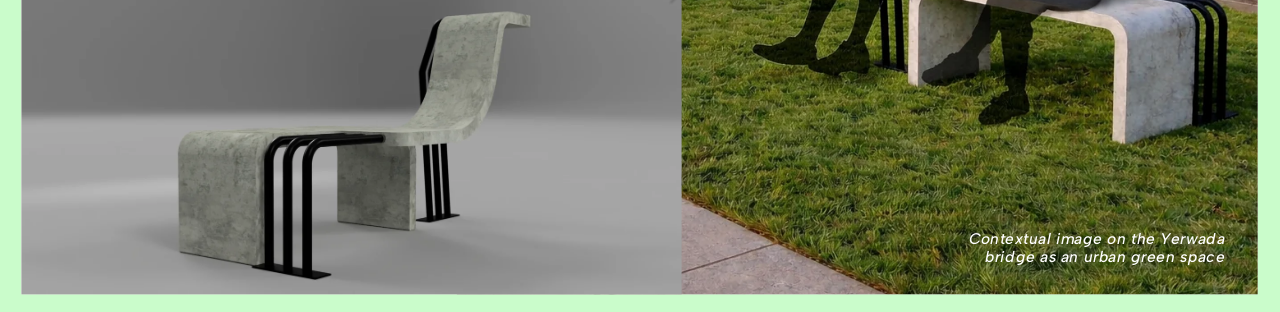
<file: projects/viraam.html>
<!doctype html>
<html lang="en">
<head>
<meta charset="utf-8">
<meta name="viewport" content="width=device-width, initial-scale=1">
<title>Viraam — Outdoor Furniture — Nishka Dhawan</title>
<meta name="description" content="Viraam: a outdoor furniture project by Nishka Dhawan.">
<meta name="theme-color" content="#29292a">
<link rel="preconnect" href="https://fonts.googleapis.com">
<link rel="preconnect" href="https://fonts.gstatic.com" crossorigin>
<link rel="stylesheet" href="https://fonts.googleapis.com/css2?family=Albert+Sans:ital,wght@0,100..900;1,100..900&family=Raleway:ital,wght@0,100..900;1,100..900&family=Poppins:wght@400;600;700&family=Lato&family=IBM+Plex+Sans&family=Junge&family=Sahitya:wght@400;700&family=Outfit:wght@400;600&family=Datatype&display=swap">
<link rel="stylesheet" href="../assets/site.css?v=e8708891">
<link rel="icon" href="data:image/svg+xml,%3Csvg xmlns='http://www.w3.org/2000/svg' viewBox='0 0 64 64'%3E%3Crect width='64' height='64' rx='14' fill='%2329292a'/%3E%3Cpath d='M20 46V18h4.6l15 20.4V18H44v28h-4.6l-15-20.4V46z' fill='%23fff'/%3E%3C/svg%3E">
<meta property="og:type" content="website">
<meta property="og:title" content="Viraam — Outdoor Furniture — Nishka Dhawan">
<meta property="og:description" content="Viraam: a outdoor furniture project by Nishka Dhawan.">
<meta property="og:image" content="https://nishka0102.github.io/assets/og.jpg">
<meta property="og:image:width" content="1200">
<meta property="og:image:height" content="630">
<meta name="twitter:card" content="summary_large_image">
<script>(function(d){var m=matchMedia('(max-width:760px) and (orientation:portrait) and (hover:none)').matches;var sw=d.clientWidth/1440;var s=m?sw:sw;d.style.setProperty('--s',s);d.style.setProperty('--edge',Math.max(0,(d.clientWidth/s-1440)/2)+'px');if(m)d.classList.add('m');if('CSSViewTransitionRule' in window)d.classList.add('vt');if(location.hash==='#organised')d.classList.add('tidy')})(document.documentElement)</script>
</head>
<body class="page-project" style="--h:3951">
<header class="m-bar"><a class="m-back" href="../projects.html" aria-label="Back to projects"><span aria-hidden="true">&#8249;</span> Back</a><nav class="m-nav" aria-label="Menu"><a href="../index.html#about">About Me</a><a href="../projects.html#organised">Work</a><button class="m-contact" type="button" aria-expanded="false" aria-controls="m-menu">Contact</button></nav>
<nav class="m-menu" id="m-menu" aria-label="Contact"><a href="mailto:nishkadhawan05@gmail.com">nishkadhawan05@gmail.com</a><a href="https://www.linkedin.com/in/nishka-dhawan-3baaa3337/" target="_blank" rel="noopener">LinkedIn</a><a href="https://www.behance.net/nishkadhawan05" target="_blank" rel="noopener">Behance</a><a href="tel:+918295708557">+91 8295708557</a></nav></header><div class="fit"><main class="stage"><div data-name="Desktop - 8" style="background-color:#fff;position:relative;width:100%;height:100%"><div style="position:absolute;background-color:#cafccb;height:3951px;left:0;top:0;width:1440px"></div><div style="position:absolute;background-color:#fff;height:3910.65px;left:24px;top:20px;width:1391px;overflow:clip"><div style="position:absolute;height:615.839px;left:-101.27px;top:246.02px;width:870.87px"><img src="../assets/img/fedbe7ff97ca.svg" alt="" loading="lazy" decoding="async" draggable="false" style="position:absolute;display:block;inset:0;max-width:none;width:100%;height:100%"></div><div data-name="Slide 16:9 - 93" style="position:absolute;background-color:#fff;height:782.438px;left:0;overflow:clip;top:0;width:1391px"><div data-name="Gemini_Generated_Image_7utl4c7utl4c7utl 1" style="position:absolute;height:782.016px;left:-379.86px;top:0;width:1895.522px"><div style="position:absolute;inset:0;overflow:hidden;pointer-events:none"><img src="../assets/img/e58687b21d7a.webp" alt="" decoding="async" draggable="false" style="position:absolute;height:102.51%;left:-2.59%;max-width:none;top:-2.51%;width:100%"></div></div><p style="word-break:break-word;position:absolute;font-family:'Junge', sans-serif;height:51.823px;line-height:normal;left:calc(83.33% + 65.94px);font-style:normal;font-size:35.536px;color:#000;top:62.3px;width:252.823px;font-weight:400">Viraam<br aria-hidden="true"><br aria-hidden="true"></p><p style="word-break:break-word;position:absolute;font-family:'Sahitya', sans-serif;height:110.309px;line-height:0;left:calc(83.33% - 19.56px);font-style:normal;font-size:0px;color:#000;top:70.45px;width:216.547px;font-weight:700"><span style="line-height:normal;font-size:92.733px">विराम</span><span style="line-height:normal;font-size:92.542px"><br aria-hidden="true"><br aria-hidden="true"></span></p><div style="position:absolute;height:0;left:calc(83.33% + 102.59px);top:72.3px;width:79.216px"><div style="position:absolute;inset:-0.74px 0 0 0"><img src="../assets/img/8abbc5aab232.svg" alt="" decoding="async" draggable="false" style="display:block;max-width:none;width:100%;height:100%"></div></div><div style="position:absolute;background-color:#8e8e8e;height:68.32px;left:calc(83.33% + 133.45px);top:calc(80% - 22px);width:62.855px"></div><div style="position:absolute;display:flex;height:782.438px;align-items:center;justify-content:center;left:calc(100% - 36.22px);top:0;width:0"><div style="rotate:-90deg;flex:none"><div style="height:0;position:relative;width:782.438px"><div style="position:absolute;inset:-0.72px 0 0 0"><img src="../assets/img/c35352af7053.svg" alt="" decoding="async" draggable="false" style="display:block;max-width:none;width:100%;height:100%"></div></div></div></div><div style="position:absolute;display:flex;height:782.438px;align-items:center;justify-content:center;left:calc(100% - 36.22px);top:0;width:0"><div style="rotate:-90deg;flex:none"><div style="height:0;position:relative;width:782.438px"><div style="position:absolute;inset:-0.72px 0 0 0"><img src="../assets/img/c35352af7053.svg" alt="" decoding="async" draggable="false" style="display:block;max-width:none;width:100%;height:100%"></div></div></div></div><p style="word-break:break-word;position:absolute;font-family:'Albert Sans', sans-serif;font-weight:400;height:132.58px;line-height:normal;left:calc(66.67% + 9.42px);font-size:17.388px;color:#000;text-align:justify;top:calc(20% + 124.61px);width:405.708px">This project presents an outdoor furniture intervention designed for a specific site context, (Bund garden bridge in this case). The proposal considers the diversity of users and the range of activities occurring within the space, shaping the furniture’s form, scale, and functionality accordingly. </p><div style="word-break:break-word;position:absolute;font-family:'Lato', sans-serif;height:163.732px;line-height:0;left:calc(66.67% + 68.83px);font-style:normal;font-size:17.388px;color:#000;top:calc(60% + 3.62px);width:239.803px;font-weight:400"><p style="line-height:normal;margin-bottom:21.734376907348633px">5 Weeks</p><p style="line-height:normal;margin-bottom:21.734376907348633px">2026</p><p style="line-height:normal">Individual</p></div><div data-name="image 189" style="position:absolute;left:calc(66.67% + 9.42px);width:23.908px;height:23.908px;top:calc(60% + 3.62px)"><img src="../assets/img/b1b57ed662f4.webp" alt="" decoding="async" draggable="false" style="position:absolute;inset:0;max-width:none;object-fit:cover;pointer-events:none;width:100%;height:100%"></div><div data-name="image 190" style="position:absolute;left:calc(66.67% + 9.42px);width:26.081px;height:26.081px;top:calc(60% + 44.19px)"><img src="../assets/img/94e96e020f63.webp" alt="" decoding="async" draggable="false" style="position:absolute;inset:0;max-width:none;object-fit:cover;pointer-events:none;width:100%;height:100%"></div><div data-name="image 191" style="position:absolute;left:calc(66.67% + 12.32px);width:26.081px;height:26.081px;top:calc(80% - 25.36px)"><img src="../assets/img/d52645c0a7ae.webp" alt="" decoding="async" draggable="false" style="position:absolute;inset:0;max-width:none;object-fit:cover;pointer-events:none;width:100%;height:100%"></div><div data-name="image 192" style="position:absolute;left:calc(66.67% + 9.42px);width:31.153px;height:31.153px;top:calc(60% + 83.31px)"><img src="../assets/img/e9c03bd7f2b4.webp" alt="" decoding="async" draggable="false" style="position:absolute;inset:0;max-width:none;object-fit:cover;pointer-events:none;width:100%;height:100%"></div><div style="position:absolute;display:contents;left:calc(66.67% + 68.83px);top:calc(80% - 25.36px)"><div style="position:absolute;background-color:#fff;height:18.547px;left:calc(66.67% + 75.01px);top:calc(80% - 22.27px);width:13.91px"></div><div data-name="image 13" style="position:absolute;left:calc(66.67% + 68.83px);width:23.183px;height:23.183px;top:calc(80% - 25.36px)"><img src="../assets/img/e77fc699dbe3.webp" alt="" decoding="async" draggable="false" style="position:absolute;inset:0;max-width:none;object-fit:cover;pointer-events:none;width:100%;height:100%"></div></div><div data-name="image 193" style="position:absolute;height:21.1px;left:calc(66.67% + 110.12px);top:calc(80% - 23.18px);width:21.641px"><img src="../assets/img/d77e526bc471.webp" alt="" decoding="async" draggable="false" style="position:absolute;inset:0;max-width:none;object-fit:cover;pointer-events:none;width:100%;height:100%"></div><p style="word-break:break-word;position:absolute;font-family:'Albert Sans', sans-serif;font-weight:300;height:49.191px;font-style:italic;line-height:normal;left:calc(83.33% + 192.01px);font-size:18.739px;color:#000;text-align:right;top:calc(20% + 45.74px);width:206.132px;translate:-100% 0">Outdoor Furniture </p></div><div data-name="Slide 16:9 - 100" style="position:absolute;background-color:#fff;height:782.438px;left:0;overflow:clip;top:782.27px;width:1391px"><p style="word-break:break-word;position:absolute;font-family:'Raleway', sans-serif;font-weight:700;height:57.234px;line-height:normal;left:29.7px;color:#2e4c73;font-size:28.979px;top:68.82px;letter-spacing:1.449px;width:450.626px">Site context </p><p style="word-break:break-word;position:absolute;font-family:'Raleway', sans-serif;font-weight:700;height:57.234px;line-height:normal;left:calc(50% + 41.29px);color:#2e4c73;font-size:28.979px;top:67.38px;letter-spacing:1.449px;width:450.626px">Target Users</p><p style="word-break:break-word;position:absolute;font-family:'Raleway', sans-serif;font-weight:700;height:57.234px;line-height:normal;left:29.7px;color:#2e4c73;font-size:28.979px;top:calc(60% + 54.33px);letter-spacing:1.449px;width:450.626px">User observations</p><ul style="word-break:break-word;position:absolute;display:block;font-family:'IBM Plex Sans', sans-serif;font-weight:400;height:248.496px;line-height:0;left:calc(66.67% + 36.23px);list-style-type:disc;font-size:0px;color:#000;top:calc(20% + 18.83px);width:341.23px;white-space:pre-wrap;font-variation-settings:&quot;wdth&quot; 100"><li style="line-height:normal;margin-bottom:0;margin-inline-start:calc(var(--list-marker-font-size,0) * 1.5 * 1);--list-marker-font-size:17.388px"><span style="font-family:'Albert Sans', sans-serif;font-weight:500;font-size:17.388px">Short-stay users (10–15 min) </span><span style="font-family:'Albert Sans', sans-serif;font-weight:500;font-style:italic;color:#2e4c73;font-size:17.388px">Commuters, passersby</span><span style="font-family:'Albert Sans', sans-serif;font-weight:400;font-style:italic;color:#2e4c73;font-size:17.388px"> </span><span style="font-family:'Albert Sans', sans-serif;font-weight:400;color:#2e4c73;font-size:17.388px">  </span><span style="font-family:'Albert Sans', sans-serif;font-weight:400;font-size:17.388px">                        </span><span style="font-family:'Albert Sans', sans-serif;font-weight:200;font-size:14.49px">need quick rest, leaning support</span></li><li style="line-height:normal;margin-inline-start:calc(var(--list-marker-font-size,0) * 1.5 * 1);--list-marker-font-size:17.388px"><span style="font-family:'Albert Sans', sans-serif;font-weight:500;font-size:17.388px">Long-stay users (30–45 min) </span><span style="font-family:'Albert Sans', sans-serif;font-weight:600;font-size:17.388px">        </span><span style="font-family:'Albert Sans', sans-serif;font-weight:500;font-style:italic;color:#2e4c73;font-size:17.388px">Families, friend groups</span><span style="font-family:'Albert Sans', sans-serif;font-weight:500;font-style:italic;color:#2e4c73;font-size:17.388px"> </span><span style="font-family:'Albert Sans', sans-serif;font-weight:400;font-style:italic;color:#2e4c73;font-size:17.388px"> </span><span style="font-family:'Albert Sans', sans-serif;font-weight:500;font-style:italic;font-size:17.388px"> </span><span style="font-family:'Albert Sans', sans-serif;font-weight:400;font-size:17.388px">                       </span><span style="font-family:'Albert Sans', sans-serif;font-weight:200;font-size:14.49px">need seating for conversation, shade, comfort</span></li></ul><p style="word-break:break-word;position:absolute;font-family:'Albert Sans', sans-serif;font-weight:300;height:248.496px;font-style:italic;line-height:normal;left:34.78px;color:#666;font-size:14.49px;top:calc(80% + 91.28px);width:670.143px">Users informally occupy railings, edges, and parapets for rest, socializing, and river-watching</p><div data-name="image 22" style="position:absolute;height:217.157px;left:calc(16.67% + 230.39px);top:161.56px;width:193.603px"><div style="position:absolute;inset:0;overflow:hidden;pointer-events:none"><img src="../assets/img/0ce0312b7f68.webp" alt="" loading="lazy" decoding="async" draggable="false" style="position:absolute;height:118.92%;left:-0.02%;max-width:none;top:-18.92%;width:100.04%"></div></div><div data-name="image 1" style="position:absolute;height:217.344px;left:29.7px;top:161.56px;width:427.443px"><div style="position:absolute;inset:0;overflow:hidden;pointer-events:none"><img src="../assets/img/57e223c62c86.webp" alt="" loading="lazy" decoding="async" draggable="false" style="position:absolute;height:100%;left:-6.09%;max-width:none;top:-0.16%;width:135.71%"></div></div><div style="position:absolute;display:flex;height:166.998px;align-items:center;justify-content:center;left:calc(16.67% + 22.66px);top:calc(20% + 19.79px);width:89.835px"><div style="flex:none;rotate:-64.89deg"><div style="border-width:red;border-style:solid;height:16.394px;position:relative;width:176.74px"></div></div></div><div data-name="image 235" style="position:absolute;left:calc(50% + 31.88px);width:64.011px;height:64.011px;top:calc(20% + 14.49px)"><img src="../assets/img/d6b9d8bca4c4.webp" alt="" loading="lazy" decoding="async" draggable="false" style="position:absolute;inset:0;max-width:none;object-fit:cover;pointer-events:none;width:100%;height:100%"></div><div data-name="image 236" style="position:absolute;left:calc(50% + 131.13px);width:75.568px;height:75.568px;top:calc(20% + 85.49px)"><img src="../assets/img/575dcb748f1d.webp" alt="" loading="lazy" decoding="async" draggable="false" style="position:absolute;inset:0;max-width:none;object-fit:cover;pointer-events:none;width:100%;height:100%"></div><div data-name="image 237" style="position:absolute;left:calc(50% + 146.34px);width:45.341px;height:45.341px;top:calc(20% + 23.91px)"><img src="../assets/img/38d2d6f3d9e6.webp" alt="" loading="lazy" decoding="async" draggable="false" style="position:absolute;inset:0;max-width:none;object-fit:cover;pointer-events:none;width:100%;height:100%"></div><div data-name="image 238" style="position:absolute;height:57.335px;left:calc(50% + 37.67px);top:calc(20% + 94.18px);width:63.13px"><img src="../assets/img/52aab3215b7f.webp" alt="" loading="lazy" decoding="async" draggable="false" style="position:absolute;inset:0;max-width:none;object-fit:cover;pointer-events:none;width:100%;height:100%"></div><div data-name="image 14" style="position:absolute;height:127.372px;left:calc(16.67% + 122.22px);top:calc(60% + 110.84px);width:98.455px"><div style="position:absolute;inset:0;overflow:hidden;pointer-events:none"><img src="../assets/img/9cfc44cc53db.webp" alt="" loading="lazy" decoding="async" draggable="false" style="position:absolute;height:134%;left:-14.81%;max-width:none;top:-12.14%;width:126.13%"></div></div><div data-name="image 5" style="position:absolute;height:127.372px;left:calc(16.67% + 224.29px);top:calc(60% + 110.84px);width:72.981px"><div style="position:absolute;inset:0;overflow:hidden;pointer-events:none"><img src="../assets/img/c2b490508a39.webp" alt="" loading="lazy" decoding="async" draggable="false" style="position:absolute;height:100%;left:-11.49%;max-width:none;top:0;width:111.66%"></div></div><div data-name="Screenshot 2026-01-11 122056" style="position:absolute;height:126.784px;left:210.6px;top:calc(60% + 111.57px);width:73.897px"><div style="position:absolute;inset:0;overflow:hidden;pointer-events:none"><img src="../assets/img/9b02bffffa2c.webp" alt="" loading="lazy" decoding="async" draggable="false" style="position:absolute;height:100.17%;left:-4.87%;max-width:none;top:-0.18%;width:119.77%"></div></div><div data-name="image 52" style="position:absolute;height:127.372px;left:29.7px;top:calc(60% + 110.84px);width:88.966px"><div style="position:absolute;inset:0;overflow:hidden;pointer-events:none"><img src="../assets/img/5c3c04667445.webp" alt="" loading="lazy" decoding="async" draggable="false" style="position:absolute;height:264.75%;left:0;max-width:none;top:-97.71%;width:169.68%"></div></div><div data-name="image 47" style="position:absolute;height:127.372px;left:calc(33.33% + 69.06px);top:calc(60% + 110.12px);width:123.733px"><div style="position:absolute;inset:0;overflow:hidden;pointer-events:none"><img src="../assets/img/9cdb3b74dfcd.webp" alt="" loading="lazy" decoding="async" draggable="false" style="position:absolute;height:206.99%;left:0;max-width:none;top:-68.56%;width:159.56%"></div></div><div data-name="image 12" style="position:absolute;height:127.508px;left:calc(16.67% + 56.29px);top:calc(60% + 110.84px);width:62.305px"><div style="position:absolute;inset:0;overflow:hidden;pointer-events:none"><img src="../assets/img/2e6a6cf8cc5f.webp" alt="" loading="lazy" decoding="async" draggable="false" style="position:absolute;height:99.9%;left:-24.86%;max-width:none;top:0.2%;width:143.78%"></div></div><div data-name="image 20" style="position:absolute;height:127.372px;left:122.29px;top:calc(60% + 110.84px);width:84.685px"><div style="position:absolute;inset:0;overflow:hidden;pointer-events:none"><img src="../assets/img/da23462c4431.webp" alt="" loading="lazy" decoding="async" draggable="false" style="position:absolute;height:100%;left:-0.28%;max-width:none;top:0;width:108.68%"></div></div><p style="word-break:break-word;position:absolute;font-family:'Lato', sans-serif;line-height:0;left:34.78px;font-style:normal;font-size:17.388px;color:#000;text-align:justify;top:calc(40% + 87.66px);width:617.256px;font-weight:400"><span style="font-family:'Albert Sans', sans-serif;font-weight:400;line-height:23.183px">The project is situated on </span><span style="font-family:'Albert Sans', sans-serif;font-weight:300;font-style:italic;line-height:23.183px;color:#2e4c73">Bund Garden Bridge</span><span style="font-family:'Albert Sans', sans-serif;font-weight:400;line-height:23.183px"> in Pune, which is currently being redeveloped under the Pune Riverfront Development Project. The bridge is envisioned as part of a </span><span style="font-family:'Albert Sans', sans-serif;font-weight:300;font-style:italic;line-height:23.183px;color:#2e4c73">green urban corridor where pedestrians can pause, interact, and experience the riverfront.</span></p><div style="position:absolute;height:0;left:-2.18px;top:121.71px;width:1395.347px"><div style="position:absolute;inset:-0.72px 0 0 0"><img src="../assets/img/8dfb418fde8a.svg" alt="" loading="lazy" decoding="async" draggable="false" style="display:block;max-width:none;width:100%;height:100%"></div></div><div style="position:absolute;display:flex;height:782.438px;align-items:center;justify-content:center;left:calc(33.33% + 218.79px);top:0;width:0"><div style="rotate:-90deg;flex:none"><div style="height:0;position:relative;width:782.438px"><div style="position:absolute;inset:-0.72px 0 0 0"><img src="../assets/img/e9b8ce69719e.svg" alt="" loading="lazy" decoding="async" draggable="false" style="display:block;max-width:none;width:100%;height:100%"></div></div></div></div><div data-name="image 67" style="position:absolute;height:89.729px;left:calc(66.67% + 131.85px);top:calc(80% + 26.08px);width:121.809px"><div style="position:absolute;inset:0;overflow:hidden;pointer-events:none"><img src="../assets/img/b3c10a5404ad.webp" alt="" loading="lazy" decoding="async" draggable="false" style="position:absolute;height:151.61%;left:0;max-width:none;top:-51.61%;width:111.68%"></div></div><div data-name="image 58" style="position:absolute;height:116.561px;left:calc(66.67% + 187.64px);top:calc(60% + 65.93px);width:95.428px"><div style="position:absolute;inset:0;overflow:hidden;pointer-events:none"><img src="../assets/img/9526ad9e4241.webp" alt="" loading="lazy" decoding="async" draggable="false" style="position:absolute;height:122.14%;left:0;max-width:none;top:0;width:100%"></div></div><div data-name="image 60" style="position:absolute;height:105.107px;left:calc(83.33% - 20.29px);top:calc(40% + 119.54px);width:61.068px"><img src="../assets/img/f5903d2f7920.webp" alt="" loading="lazy" decoding="async" draggable="false" style="position:absolute;inset:0;max-width:none;object-position:bottom;pointer-events:none;width:100%;height:100%"></div><div data-name="image 63" style="position:absolute;height:85.553px;left:calc(66.67% + 97.8px);top:calc(60% + 18.83px);width:113.503px"><div style="position:absolute;inset:0;overflow:hidden;pointer-events:none"><img src="../assets/img/7220428030cd.webp" alt="" loading="lazy" decoding="async" draggable="false" style="position:absolute;height:199%;left:0;max-width:none;top:-99%;width:100%"></div></div><div data-name="image 66" style="position:absolute;height:178.584px;left:calc(83.33% + 40.57px);top:calc(40% + 55.06px);width:148.203px"><img src="../assets/img/7741e3a205d2.webp" alt="" loading="lazy" decoding="async" draggable="false" style="position:absolute;inset:0;max-width:none;object-position:bottom;pointer-events:none;width:100%;height:100%"></div><div data-name="image 24" style="position:absolute;height:82.591px;left:calc(83.33% + 51.44px);top:calc(60% + 68.1px);width:105.532px"><div style="position:absolute;inset:0;overflow:hidden;pointer-events:none"><img src="../assets/img/e8fe85a7b6dc.webp" alt="" loading="lazy" decoding="async" draggable="false" style="position:absolute;height:168.34%;left:-15.21%;max-width:none;top:-6.5%;width:115.27%"></div></div><div data-name="image 62" style="position:absolute;height:115.208px;left:calc(83.33% + 99.98px);top:calc(80% - 15.94px);width:95.618px"><div style="position:absolute;inset:0;overflow:hidden;pointer-events:none"><img src="../assets/img/8eef958b9365.webp" alt="" loading="lazy" decoding="async" draggable="false" style="position:absolute;height:148.21%;left:-0.06%;max-width:none;top:-18.66%;width:100.13%"></div></div><div data-name="image 68" style="position:absolute;height:73.993px;left:calc(83.33% + 3.62px);top:calc(80% - 7.25px);width:94.06px"><div style="position:absolute;inset:0;overflow:hidden;pointer-events:none"><img src="../assets/img/4b7f66f6c164.webp" alt="" loading="lazy" decoding="async" draggable="false" style="position:absolute;height:190.68%;left:0;max-width:none;top:-70.13%;width:100%"></div></div><div data-name="image 59" style="position:absolute;height:117.398px;left:calc(66.67% + 141.27px);top:calc(40% + 57.96px);width:78.33px"><img src="../assets/img/1c8d64c70190.webp" alt="" loading="lazy" decoding="async" draggable="false" style="position:absolute;inset:0;max-width:none;object-fit:cover;pointer-events:none;width:100%;height:100%"></div><div data-name="image 72" style="position:absolute;height:80.461px;left:calc(66.67% + 68.83px);top:calc(60% + 104.33px);width:120.198px"><img src="../assets/img/e8c493bf4114.webp" alt="" loading="lazy" decoding="async" draggable="false" style="position:absolute;inset:0;max-width:none;object-fit:cover;pointer-events:none;width:100%;height:100%"></div><div style="word-break:break-word;position:absolute;font-family:'Albert Sans', sans-serif;font-weight:400;line-height:0;left:calc(50% + 188.57px);font-size:17.388px;color:#000;text-align:right;top:calc(40% + 116.64px);white-space:nowrap;translate:-100% 0"><p style="line-height:normal;margin-bottom:10.867188453674316px">Heritage-sensitive</p><p style="line-height:normal;margin-bottom:10.867188453674316px">Social</p><p style="line-height:normal;margin-bottom:10.867188453674316px">Calm</p><p style="line-height:normal;margin-bottom:10.867188453674316px">Grounded</p><p style="line-height:normal;margin-bottom:10.867188453674316px">Slow</p><p style="line-height:normal">Fluid</p></div><p style="word-break:break-word;position:absolute;font-family:'Raleway', sans-serif;font-weight:700;line-height:normal;left:calc(50% + 214.85px);color:#2e4c73;font-size:28.979px;text-align:right;top:calc(40% + 63.75px);letter-spacing:1.449px;white-space:nowrap;translate:-100% 0">Moodboard </p><div style="position:absolute;height:0;left:calc(66.67% - 21.01px);top:calc(100% - 28.98px);width:448.453px"><div style="position:absolute;inset:-0.72px 0 0 0"><img src="../assets/img/cb447ba833eb.svg" alt="" loading="lazy" decoding="async" draggable="false" style="display:block;max-width:none;width:100%;height:100%"></div></div><div style="position:absolute;display:flex;height:317.322px;align-items:center;justify-content:center;left:calc(66.67% - 21.01px);top:calc(40% + 123.16px);width:0"><div style="flex:none;rotate:90deg"><div style="height:0;position:relative;width:317.322px"><div style="position:absolute;inset:-0.72px 0 0 0"><img src="../assets/img/ab14c154f2d7.svg" alt="" loading="lazy" decoding="async" draggable="false" style="display:block;max-width:none;width:100%;height:100%"></div></div></div></div><div style="position:absolute;left:calc(50% + 203.57px);width:14.49px;height:14.49px;top:calc(60% + 123.16px)"><div style="position:absolute;inset:-10% -30% -30% -10%"><img src="../assets/img/e390da110241.svg" alt="" loading="lazy" decoding="async" draggable="false" style="display:block;max-width:none;width:100%;height:100%"></div></div><div style="position:absolute;left:calc(50% + 203.57px);width:14.49px;height:14.49px;top:calc(60% + 91.28px)"><div style="position:absolute;inset:-10% -30% -30% -10%"><img src="../assets/img/e390da110241.svg" alt="" loading="lazy" decoding="async" draggable="false" style="display:block;max-width:none;width:100%;height:100%"></div></div><div style="position:absolute;left:calc(50% + 203.57px);width:14.49px;height:14.49px;top:calc(60% + 59.41px)"><div style="position:absolute;inset:-10% -30% -30% -10%"><img src="../assets/img/e390da110241.svg" alt="" loading="lazy" decoding="async" draggable="false" style="display:block;max-width:none;width:100%;height:100%"></div></div><div style="position:absolute;left:calc(50% + 203.57px);width:14.49px;height:14.49px;top:calc(60% + 27.53px)"><div style="position:absolute;inset:-10% -30% -30% -10%"><img src="../assets/img/e390da110241.svg" alt="" loading="lazy" decoding="async" draggable="false" style="display:block;max-width:none;width:100%;height:100%"></div></div><div style="position:absolute;left:calc(50% + 203.57px);width:14.49px;height:14.49px;top:calc(60% - 4.35px)"><div style="position:absolute;inset:-10% -30% -30% -10%"><img src="../assets/img/e390da110241.svg" alt="" loading="lazy" decoding="async" draggable="false" style="display:block;max-width:none;width:100%;height:100%"></div></div><div style="position:absolute;left:calc(50% + 203.57px);width:14.49px;height:14.49px;top:calc(40% + 120.26px)"><div style="position:absolute;inset:-10% -30% -30% -10%"><img src="../assets/img/e390da110241.svg" alt="" loading="lazy" decoding="async" draggable="false" style="display:block;max-width:none;width:100%;height:100%"></div></div><div style="position:absolute;display:flex;height:28.255px;align-items:center;justify-content:center;left:calc(100% - 36.22px);top:calc(80% + 99.25px);width:0"><div style="rotate:-90deg;flex:none"><div style="height:0;position:relative;width:28.255px"><div style="position:absolute;inset:-0.72px 0 0 0"><img src="../assets/img/08ba425574cc.svg" alt="" loading="lazy" decoding="async" draggable="false" style="display:block;max-width:none;width:100%;height:100%"></div></div></div></div><div style="position:absolute;display:flex;align-items:center;justify-content:center;left:calc(100% - 23.19px);width:10.143px;height:10.143px;top:calc(40% + 39.85px)"><div style="flex:none;rotate:90deg"><div style="position:relative;width:10.143px;height:10.143px"><img src="../assets/img/e415ac5d2af1.svg" alt="" loading="lazy" decoding="async" draggable="false" style="position:absolute;display:block;inset:0;max-width:none;width:100%;height:100%"></div></div></div><div style="position:absolute;display:flex;align-items:center;justify-content:center;left:calc(100% - 21.73px);width:7.245px;height:7.245px;top:calc(40% + 63.03px)"><div style="flex:none;rotate:90deg"><div style="position:relative;width:7.245px;height:7.245px"><img src="../assets/img/b64189c799f8.svg" alt="" loading="lazy" decoding="async" draggable="false" style="position:absolute;display:block;inset:0;max-width:none;width:100%;height:100%"></div></div></div><div style="position:absolute;display:flex;align-items:center;justify-content:center;left:calc(100% - 21.73px);width:7.245px;height:7.245px;top:calc(40% + 83.31px)"><div style="flex:none;rotate:90deg"><div style="position:relative;width:7.245px;height:7.245px"><img src="../assets/img/b64189c799f8.svg" alt="" loading="lazy" decoding="async" draggable="false" style="position:absolute;display:block;inset:0;max-width:none;width:100%;height:100%"></div></div></div><div style="position:absolute;display:flex;align-items:center;justify-content:center;left:calc(100% - 21.73px);width:7.245px;height:7.245px;top:calc(40% + 103.6px)"><div style="flex:none;rotate:90deg"><div style="position:relative;width:7.245px;height:7.245px"><img src="../assets/img/b64189c799f8.svg" alt="" loading="lazy" decoding="async" draggable="false" style="position:absolute;display:block;inset:0;max-width:none;width:100%;height:100%"></div></div></div><div style="position:absolute;display:flex;height:753.458px;align-items:center;justify-content:center;left:calc(100% - 36.22px);top:0;width:0"><div style="rotate:-90deg;flex:none"><div style="height:0;position:relative;width:753.458px"><div style="position:absolute;inset:-0.72px 0 0 0"><img src="../assets/img/4ad97ac2603e.svg" alt="" loading="lazy" decoding="async" draggable="false" style="display:block;max-width:none;width:100%;height:100%"></div></div></div></div></div><div data-name="Slide 16:9 - 102" style="position:absolute;background-color:#fff;height:782.438px;left:0;overflow:clip;top:2347.14px;width:1391px"><div data-name="image 249" style="position:absolute;height:364.748px;left:calc(50% + 34.05px);top:34.05px;width:506.193px"><img src="../assets/img/bdc2942e921f.webp" alt="" loading="lazy" decoding="async" draggable="false" style="position:absolute;inset:0;max-width:none;object-fit:cover;pointer-events:none;width:100%;height:100%"></div><div style="position:absolute;display:flex;height:330.362px;align-items:center;justify-content:center;left:calc(66.67% + 3.63px);top:calc(40% + 139.1px);width:0"><div style="rotate:-90deg;flex:none"><div style="height:0;position:relative;width:330.362px"><div style="position:absolute;inset:-0.72px 0 0 0"><img src="../assets/img/f381b3f3da93.svg" alt="" loading="lazy" decoding="async" draggable="false" style="display:block;max-width:none;width:100%;height:100%"></div></div></div></div><div style="position:absolute;display:flex;height:47.662px;align-items:center;justify-content:center;left:calc(66.67% + 98.12px);top:calc(20% + 74.17px);width:81.423px"><div style="flex:none;rotate:30.34deg"><div style="height:0;position:relative;width:94.347px"><div style="position:absolute;inset:-0.66px 0 0 0"><img src="../assets/img/05607a239c84.svg" alt="" loading="lazy" decoding="async" draggable="false" style="display:block;max-width:none;width:100%;height:100%"></div></div></div></div><div style="position:absolute;display:flex;height:47.662px;align-items:center;justify-content:center;left:calc(66.67% + 109.37px);top:calc(20% + 65.56px);width:81.423px"><div style="flex:none;rotate:30.34deg"><div style="height:0;position:relative;width:94.347px"><div style="position:absolute;inset:-0.66px 0 0 0"><img src="../assets/img/05607a239c84.svg" alt="" loading="lazy" decoding="async" draggable="false" style="display:block;max-width:none;width:100%;height:100%"></div></div></div></div><div style="position:absolute;display:flex;height:47.662px;align-items:center;justify-content:center;left:calc(66.67% + 86.87px);top:calc(20% + 81.45px);width:81.423px"><div style="flex:none;rotate:30.34deg"><div style="height:0;position:relative;width:94.347px"><div style="position:absolute;inset:-0.66px 0 0 0"><img src="../assets/img/05607a239c84.svg" alt="" loading="lazy" decoding="async" draggable="false" style="display:block;max-width:none;width:100%;height:100%"></div></div></div></div><div style="position:absolute;display:flex;height:34.423px;align-items:center;justify-content:center;left:calc(50% + 106.21px);top:70.46px;width:58.916px"><div style="flex:none;rotate:-30.3deg"><div style="height:0;position:relative;width:68.235px"><div style="position:absolute;inset:-0.66px 0 0 0"><img src="../assets/img/e82457bd8018.svg" alt="" loading="lazy" decoding="async" draggable="false" style="display:block;max-width:none;width:100%;height:100%"></div></div></div></div><div style="position:absolute;display:flex;height:34.423px;align-items:center;justify-content:center;left:calc(50% + 116.8px);top:78.4px;width:58.916px"><div style="flex:none;rotate:-30.3deg"><div style="height:0;position:relative;width:68.235px"><div style="position:absolute;inset:-0.66px 0 0 0"><img src="../assets/img/e82457bd8018.svg" alt="" loading="lazy" decoding="async" draggable="false" style="display:block;max-width:none;width:100%;height:100%"></div></div></div></div><div style="position:absolute;display:flex;height:34.423px;align-items:center;justify-content:center;left:calc(50% + 127.4px);top:86.35px;width:58.916px"><div style="flex:none;rotate:-30.3deg"><div style="height:0;position:relative;width:68.235px"><div style="position:absolute;inset:-0.66px 0 0 0"><img src="../assets/img/e82457bd8018.svg" alt="" loading="lazy" decoding="async" draggable="false" style="display:block;max-width:none;width:100%;height:100%"></div></div></div></div><div style="word-break:break-word;position:absolute;font-family:'IBM Plex Sans', sans-serif;font-weight:400;line-height:0;left:calc(83.33% - 33.32px);font-size:0px;color:#000;top:60.86px;width:228.211px;white-space:pre-wrap;font-variation-settings:&quot;wdth&quot; 100"><p style="font-family:'Albert Sans', sans-serif;font-weight:500;line-height:normal;margin-bottom:1.4489585161209106px;font-size:14.49px">GFRC Concrete Seat</p><p style="font-family:'Albert Sans', sans-serif;font-weight:200;font-style:italic;line-height:normal;margin-bottom:1.4489585161209106px;font-size:10.867px">Glass fiber reinforced concrete finish to echo the materiality and tone of the bridge structure</p><p style="line-height:normal;margin-bottom:21.734376907348633px;font-size:14.49px">​</p><p style="line-height:normal;font-size:14.49px">​</p></div><div style="word-break:break-word;position:absolute;font-family:'IBM Plex Sans', sans-serif;font-weight:400;line-height:0;left:45.65px;font-size:0px;color:#000;top:91.28px;width:198.507px;white-space:pre-wrap;font-variation-settings:&quot;wdth&quot; 100"><p style="line-height:normal;margin-bottom:1.4489585161209106px;font-size:14.49px">​</p><p style="font-family:'Albert Sans', sans-serif;line-height:normal;margin-bottom:1.4489585161209106px;font-size:10.867px;font-weight:400">All dimensions in millimetres</p><p style="line-height:normal;margin-bottom:21.734376907348633px;font-size:14.49px">​</p><p style="line-height:normal;font-size:14.49px">​</p></div><div style="word-break:break-word;position:absolute;font-family:'IBM Plex Sans', sans-serif;font-weight:400;height:248.496px;line-height:0;left:calc(83.33% - 33.32px);font-size:0px;color:#000;top:134.75px;width:228.211px;white-space:pre-wrap;font-variation-settings:&quot;wdth&quot; 100"><p style="font-family:'Albert Sans', sans-serif;font-weight:500;line-height:normal;margin-bottom:1.4489585161209106px;font-size:14.49px">Powder Coated MS Pipes</p><p style="font-family:'Albert Sans', sans-serif;font-weight:200;font-style:italic;line-height:normal;margin-bottom:1.4489585161209106px;font-size:10.867px">Mild steel pipe frame finished with matte black powder coating, offering durability, weather resistance, and a clean structural profile </p><p style="line-height:normal;margin-bottom:21.734376907348633px;font-size:14.49px">​</p><p style="line-height:normal;font-size:14.49px">​</p></div><div style="position:absolute;height:0;left:calc(66.67% + 3.63px);top:98.53px;width:177.497px"><div style="position:absolute;inset:-2.09px 0 -2.09px -1.09%"><img src="../assets/img/15e517eb264a.svg" alt="" loading="lazy" decoding="async" draggable="false" style="display:block;max-width:none;width:100%;height:100%"></div></div><div style="position:absolute;height:0;left:calc(50% + 116.64px);top:158.66px;width:296.312px"><div style="position:absolute;inset:-2.09px 0 -2.09px -0.65%"><img src="../assets/img/a141b41c44df.svg" alt="" loading="lazy" decoding="async" draggable="false" style="display:block;max-width:none;width:100%;height:100%"></div></div><p style="word-break:break-word;position:absolute;font-family:'Raleway', sans-serif;font-weight:700;height:57.234px;line-height:normal;left:39.85px;color:#2e4c73;font-size:28.979px;top:68.82px;letter-spacing:1.449px;width:450.626px">Technical drawings</p><div data-name="Screenshot 2026-03-15 190912 1" style="position:absolute;height:280.518px;left:97.08px;top:calc(60% - 2.9px);width:495.289px"><img src="../assets/img/74a8d3d5b93b.webp" alt="" loading="lazy" decoding="async" draggable="false" style="position:absolute;inset:0;max-width:none;object-fit:cover;pointer-events:none;width:100%;height:100%"></div><div data-name="Screenshot 2026-03-15 190953 1" style="position:absolute;height:273.779px;left:calc(33.33% + 152.86px);top:calc(60% + 3.62px);width:264.506px"><img src="../assets/img/9e328a211705.webp" alt="" loading="lazy" decoding="async" draggable="false" style="position:absolute;inset:0;max-width:none;object-fit:cover;pointer-events:none;width:100%;height:100%"></div><div style="position:absolute;height:0;left:-2.18px;top:calc(40% + 139.1px);width:1395.347px"><div style="position:absolute;inset:-0.72px 0 0 0"><img src="../assets/img/8dfb418fde8a.svg" alt="" loading="lazy" decoding="async" draggable="false" style="display:block;max-width:none;width:100%;height:100%"></div></div><p style="word-break:break-word;position:absolute;font-family:'Albert Sans', sans-serif;font-weight:600;line-height:normal;left:calc(16.67% + 92.73px);font-size:11.592px;color:#000;top:calc(40% + 118.09px);width:141.273px">Top view</p><p style="word-break:break-word;position:absolute;font-family:'Albert Sans', sans-serif;font-weight:600;line-height:normal;left:calc(16.67% + 92.73px);font-size:11.592px;color:#000;top:calc(100% - 35.5px);width:141.273px">Front view</p><p style="word-break:break-word;position:absolute;font-family:'Albert Sans', sans-serif;font-weight:600;line-height:normal;left:calc(50% + 23.91px);font-size:11.592px;color:#000;top:calc(100% - 31.15px);width:141.273px">Side view</p><p style="word-break:break-word;position:absolute;font-family:'Albert Sans', sans-serif;font-weight:600;line-height:normal;left:calc(66.67% + 184.02px);font-size:11.592px;color:#000;top:calc(100% - 31.15px);width:141.273px">Sleeve fit joinery</p><div data-name="image 241" style="position:absolute;height:276.145px;left:calc(66.67% + 44.92px);top:calc(60% - 10.14px);width:365.705px"><div style="position:absolute;inset:0;overflow:hidden;pointer-events:none"><img src="../assets/img/d5d7e692042e.webp" alt="" loading="lazy" decoding="async" draggable="false" style="position:absolute;height:100%;left:-24.64%;max-width:none;top:0;width:155.25%"></div></div><div data-name="image 248" style="position:absolute;height:265.097px;left:125.34px;top:151.41px;width:507.256px"><img src="../assets/img/49df913f6866.webp" alt="" loading="lazy" decoding="async" draggable="false" style="position:absolute;inset:0;max-width:none;object-fit:cover;pointer-events:none;width:100%;height:100%"></div><div style="position:absolute;display:flex;height:9.6px;align-items:center;justify-content:center;left:calc(50% + 64.48px);top:calc(60% + 55.1px);width:8.74px"><div style="flex:none;rotate:-19.13deg"><div style="background-color:#fff;height:7.904px;position:relative;width:6.509px"></div></div></div><div style="position:absolute;display:flex;height:8.207px;align-items:center;justify-content:center;left:calc(50% + 70.99px);top:calc(60% + 98.53px);width:6.88px"><div style="flex:none;rotate:2.75deg"><div style="background-color:#fff;height:7.904px;position:relative;width:6.509px"></div></div></div><div style="position:absolute;display:flex;height:51.043px;align-items:center;justify-content:center;left:calc(50% + 46.33px);top:calc(60% + 57.65px);width:25.708px"><div style="flex:none;rotate:2.75deg"><div style="height:49.981px;position:relative;width:23.337px"><img src="../assets/img/f5592f233950.svg" alt="" loading="lazy" decoding="async" draggable="false" style="position:absolute;display:block;inset:0;max-width:none;width:100%;height:100%"></div></div></div><div style="position:absolute;height:18.837px;left:calc(66.67% - 5.8px);top:calc(40% + 128.96px);width:17.39px"><div style="position:absolute;inset:0 0 -30.77% -36.28%"><img src="../assets/img/480784042571.svg" alt="" loading="lazy" decoding="async" draggable="false" style="display:block;max-width:none;width:100%;height:100%"></div></div><div style="position:absolute;display:flex;align-items:center;justify-content:center;left:calc(100% - 21.73px);width:7.245px;height:7.245px;top:calc(40% + 42.74px)"><div style="flex:none;rotate:90deg"><div style="position:relative;width:7.245px;height:7.245px"><img src="../assets/img/b64189c799f8.svg" alt="" loading="lazy" decoding="async" draggable="false" style="position:absolute;display:block;inset:0;max-width:none;width:100%;height:100%"></div></div></div><div style="position:absolute;display:flex;align-items:center;justify-content:center;left:calc(100% - 21.73px);width:7.245px;height:7.245px;top:calc(40% + 63.03px)"><div style="flex:none;rotate:90deg"><div style="position:relative;width:7.245px;height:7.245px"><img src="../assets/img/b64189c799f8.svg" alt="" loading="lazy" decoding="async" draggable="false" style="position:absolute;display:block;inset:0;max-width:none;width:100%;height:100%"></div></div></div><div style="position:absolute;display:flex;align-items:center;justify-content:center;left:calc(100% - 23.19px);width:10.143px;height:10.143px;top:calc(40% + 81.86px)"><div style="flex:none;rotate:90deg"><div style="position:relative;width:10.143px;height:10.143px"><img src="../assets/img/e415ac5d2af1.svg" alt="" loading="lazy" decoding="async" draggable="false" style="position:absolute;display:block;inset:0;max-width:none;width:100%;height:100%"></div></div></div><div style="position:absolute;display:flex;align-items:center;justify-content:center;left:calc(100% - 21.73px);width:7.245px;height:7.245px;top:calc(40% + 103.6px)"><div style="flex:none;rotate:90deg"><div style="position:relative;width:7.245px;height:7.245px"><img src="../assets/img/b64189c799f8.svg" alt="" loading="lazy" decoding="async" draggable="false" style="position:absolute;display:block;inset:0;max-width:none;width:100%;height:100%"></div></div></div></div><div data-name="Slide 16:9 - 99" style="position:absolute;background-color:#c6c4c6;height:782.438px;left:0;overflow:clip;top:3129.58px;width:1391px"><div data-name="Screenshot 2025-05-15 152940 1" style="position:absolute;height:1415.263px;left:89.84px;top:-615.09px;width:1066.89px"></div><div data-name="7c5ed0f5-6492-4479-bc63-610be680dc0a 1" style="position:absolute;left:calc(33.33% + 26.08px);width:946.17px;height:946.17px;top:0"><img src="../assets/img/3d1c99692cb3.webp" alt="" loading="lazy" decoding="async" draggable="false" style="position:absolute;inset:0;max-width:none;object-fit:cover;pointer-events:none;width:100%;height:100%"></div><div data-name="Outdoor_furniture_2026-Mar-08_05-35-34AM-000_CustomizedView11170862782 1" style="position:absolute;height:441.208px;left:-102.15px;top:0;width:844.743px"><div style="position:absolute;inset:0;overflow:hidden;pointer-events:none"><img src="../assets/img/398ffefb1fe0.webp" alt="" loading="lazy" decoding="async" draggable="false" style="position:absolute;height:100.11%;left:-6.45%;max-width:none;top:0;width:123.64%"></div></div><div data-name="Outdoor_furniture_2026-Mar-08_05-29-35AM-000_CustomizedView28378416858 1" style="position:absolute;height:341.242px;left:-44.92px;top:calc(40% + 128.23px);width:787.481px"><div style="position:absolute;inset:0;overflow:hidden;pointer-events:none"><img src="../assets/img/a6a2e005e3a5.webp" alt="" loading="lazy" decoding="async" draggable="false" style="position:absolute;height:100.03%;left:-2.32%;max-width:none;top:0;width:102.37%"></div></div><p style="word-break:break-word;position:absolute;font-family:'Albert Sans', sans-serif;font-weight:500;font-style:italic;line-height:normal;left:calc(66.67% + 426.72px);font-size:17.388px;text-align:right;color:#fff;top:calc(80% + 81.14px);letter-spacing:0.5216px;width:299.934px;translate:-100% 0">Contextual image on the Yerwada bridge as an urban green space</p><div style="position:absolute;display:flex;align-items:center;justify-content:center;left:calc(100% - 21.73px);width:7.245px;height:7.245px;top:calc(40% + 42.74px)"><div style="flex:none;rotate:90deg"><div style="position:relative;width:7.245px;height:7.245px"><img src="../assets/img/b64189c799f8.svg" alt="" loading="lazy" decoding="async" draggable="false" style="position:absolute;display:block;inset:0;max-width:none;width:100%;height:100%"></div></div></div><div style="position:absolute;display:flex;align-items:center;justify-content:center;left:calc(100% - 21.73px);width:7.245px;height:7.245px;top:calc(40% + 63.03px)"><div style="flex:none;rotate:90deg"><div style="position:relative;width:7.245px;height:7.245px"><img src="../assets/img/b64189c799f8.svg" alt="" loading="lazy" decoding="async" draggable="false" style="position:absolute;display:block;inset:0;max-width:none;width:100%;height:100%"></div></div></div><div style="position:absolute;display:flex;align-items:center;justify-content:center;left:calc(100% - 21.73px);width:7.245px;height:7.245px;top:calc(40% + 83.31px)"><div style="flex:none;rotate:90deg"><div style="position:relative;width:7.245px;height:7.245px"><img src="../assets/img/b64189c799f8.svg" alt="" loading="lazy" decoding="async" draggable="false" style="position:absolute;display:block;inset:0;max-width:none;width:100%;height:100%"></div></div></div><div style="position:absolute;display:flex;align-items:center;justify-content:center;left:calc(100% - 23.19px);width:10.143px;height:10.143px;top:calc(40% + 103.6px)"><div style="flex:none;rotate:90deg"><div style="position:relative;width:10.143px;height:10.143px"><img src="../assets/img/e415ac5d2af1.svg" alt="" loading="lazy" decoding="async" draggable="false" style="position:absolute;display:block;inset:0;max-width:none;width:100%;height:100%"></div></div></div></div><div style="position:absolute;height:18.837px;left:733.9px;top:3561.37px;width:17.39px"><div style="position:absolute;inset:0 0 -30.77% -36.28%"><img src="../assets/img/82c583362330.svg" alt="" loading="lazy" decoding="async" draggable="false" style="display:block;max-width:none;width:100%;height:100%"></div></div><div data-name="Slide 16:9 - 101" style="position:absolute;background-color:#fff;height:782.438px;left:0;overflow:clip;top:1564.7px;width:1391px"><div style="position:absolute;display:flex;height:359.022px;align-items:center;justify-content:center;left:57.39px;top:113.24px;width:321.23px"><div style="rotate:-90deg;flex:none"><div data-name="WhatsApp Image 2026-03-15 at 10.13.37 PM (1) 1" style="height:321.23px;position:relative;width:359.022px"><div style="position:absolute;inset:0;overflow:hidden;pointer-events:none"><img src="../assets/img/6ea8a062aafd.webp" alt="" loading="lazy" decoding="async" draggable="false" style="position:absolute;height:160.16%;left:-0.02%;max-width:none;top:-60.16%;width:100.05%"></div></div></div></div><div style="position:absolute;display:flex;height:325.142px;align-items:center;justify-content:center;left:calc(50% + 107.22px);top:calc(40% + 116.06px);width:558.105px"><div style="rotate:-90deg;flex:none"><div data-name="WhatsApp Image 2026-03-15 at 10.13.35 PM (1) 1" style="height:558.105px;position:relative;width:325.142px"><img src="../assets/img/90d7f93a84a9.webp" alt="" loading="lazy" decoding="async" draggable="false" style="position:absolute;inset:0;max-width:none;object-fit:cover;pointer-events:none;width:100%;height:100%"></div></div></div><p style="word-break:break-word;position:absolute;font-family:'Raleway', sans-serif;font-weight:700;height:57.234px;line-height:normal;left:46.37px;color:#2e4c73;font-size:28.979px;top:67.38px;letter-spacing:1.449px;width:450.626px">Concept development</p><div style="position:absolute;display:flex;height:233.933px;align-items:center;justify-content:center;left:11.59px;top:calc(60% + 43.54px);width:317.422px"><div style="rotate:-90deg;flex:none"><div data-name="WhatsApp Image 2026-03-15 at 10.13.37 PM (2) 3" style="height:317.422px;position:relative;width:233.933px"><div style="position:absolute;inset:0;overflow:hidden;pointer-events:none"><img src="../assets/img/f3fa1b99e06c.webp" alt="" loading="lazy" decoding="async" draggable="false" style="position:absolute;height:120.86%;left:0;max-width:none;top:-3.92%;width:115.55%"></div></div></div></div><p style="word-break:break-word;position:absolute;font-family:'Raleway', sans-serif;font-weight:300;height:45.69px;font-style:italic;line-height:normal;left:calc(50% + 161.56px);font-size:14.49px;color:#000;top:calc(80% + 60.86px);width:87.662px">Bent pipes for perching</p><p style="word-break:break-word;position:absolute;font-family:'Raleway', sans-serif;font-weight:300;height:45.642px;font-style:italic;line-height:normal;left:calc(66.67% + 99.98px);font-size:14.49px;color:#000;top:calc(80% + 92.73px);width:109.396px">Omnidirectional</p><p style="word-break:break-word;position:absolute;font-family:'Raleway', sans-serif;font-weight:300;height:45.642px;font-style:italic;line-height:normal;left:calc(83.33% - 4.34px);font-size:14.49px;color:#000;top:calc(40% + 107.22px);width:143.447px">Dual levels making distinct seating zones</p><p style="word-break:break-word;position:absolute;font-family:'Raleway', sans-serif;font-weight:300;height:45.642px;font-style:italic;line-height:normal;left:calc(83.33% + 82.6px);font-size:14.49px;color:#000;top:calc(60% + 70.27px);width:113.019px">Pipes for seating to maintain visual rythm</p><div style="position:absolute;display:flex;height:61.913px;align-items:center;justify-content:center;left:calc(50% + 195.61px);top:calc(80% - 15.21px);width:67.9px"><div style="flex:none;rotate:-18.19deg;scale:1 -1"><div style="height:46.733px;position:relative;width:56.118px"><div style="position:absolute;inset:-0.24% -0.65% -5.87% -0.61%"><img src="../assets/img/aa31460deb56.svg" alt="" loading="lazy" decoding="async" draggable="false" style="display:block;max-width:none;width:100%;height:100%"></div></div></div></div><div style="position:absolute;display:flex;height:59.516px;align-items:center;justify-content:center;left:calc(66.67% + 176.05px);top:calc(60% - 6.56px);width:39.847px"><div style="flex:none;rotate:103.67deg"><div style="height:27.753px;position:relative;width:54.501px"><div style="position:absolute;inset:-0.62% -0.66% -9.78% -0.59%"><img src="../assets/img/f53c719cf656.svg" alt="" loading="lazy" decoding="async" draggable="false" style="display:block;max-width:none;width:100%;height:100%"></div></div></div></div><div style="position:absolute;display:flex;height:26.445px;align-items:center;justify-content:center;left:calc(66.67% + 149.97px);top:calc(80% + 46.37px);width:28.432px"><div style="flex:none;rotate:-101.39deg"><div style="height:24.564px;position:relative;width:22.026px"><div style="position:absolute;inset:-0.35% -1.64% -11.42% -1.6%"><img src="../assets/img/4870c9fe6fff.svg" alt="" loading="lazy" decoding="async" draggable="false" style="display:block;max-width:none;width:100%;height:100%"></div></div></div></div><div style="position:absolute;display:flex;height:45.881px;align-items:center;justify-content:center;left:calc(83.33% + 82.58px);top:calc(80% - 18.84px);width:71.462px"><div style="flex:none;rotate:164.9deg;scale:1 -1"><div style="height:29.711px;position:relative;width:66px"><div style="position:absolute;inset:-0.24% -0.55% -1.22% -0.55%"><img src="../assets/img/d2fc4e2c90ec.svg" alt="" loading="lazy" decoding="async" draggable="false" style="display:block;max-width:none;width:100%;height:100%"></div></div></div></div><div style="word-break:break-word;position:absolute;font-family:'Albert Sans', sans-serif;font-weight:400;height:190.538px;line-height:0;left:calc(50% + 49.27px);font-size:17.388px;color:#000;text-align:justify;top:149.97px;width:610.011px;white-space:pre-wrap"><p style="margin-bottom:0"><span style="line-height:23.183px">Early ideation focused on finding a form that could serve </span><span style="word-break:break-word;font-family:'Albert Sans', sans-serif;font-weight:300;font-style:italic;line-height:23.183px;color:#2e4c73">multiple postures</span><span style="word-break:break-word;font-family:'Albert Sans', sans-serif;font-weight:400;font-style:italic;line-height:23.183px"> </span><span style="line-height:23.183px">without prescribing a single way of sitting, with modularity also being explored as a possibility.</span></p><p><span style="line-height:23.183px">Iterations moved from conventional bench typologies toward a more</span><span style="word-break:break-word;font-family:'Albert Sans', sans-serif;font-weight:600;font-style:italic;line-height:23.183px"> </span><span style="word-break:break-word;font-family:'Albert Sans', sans-serif;font-weight:300;font-style:italic;line-height:23.183px;color:#2e4c73">fluid, continuous surface</span><span style="line-height:23.183px"> , something  that could accommodate both sitting and perching within a single unified form, while ensuring a non-invasive installation process and maintaining </span><span style="word-break:break-word;font-family:'Albert Sans', sans-serif;font-weight:300;font-style:italic;line-height:23.183px;color:#2e4c73">visual harmony</span><span style="line-height:23.183px"> with the existing bridge environment.</span></p></div><p style="word-break:break-word;position:absolute;font-family:'Albert Sans', sans-serif;font-weight:600;line-height:normal;left:calc(16.67% + 89.11px);font-size:10.867px;color:#000;top:calc(80% + 91.28px);width:149.967px">Form development</p><p style="word-break:break-word;position:absolute;font-family:'Albert Sans', sans-serif;font-weight:600;line-height:normal;left:calc(83.33% + 94.18px);font-size:10.867px;color:#000;top:calc(80% + 105.05px);width:149.967px">Final concept</p><div style="position:absolute;height:0;left:calc(33.33% + 218.79px);top:calc(40% + 78.24px);width:710.714px"><div style="position:absolute;inset:-0.72px 0 0 0"><img src="../assets/img/e825be3d6d8f.svg" alt="" loading="lazy" decoding="async" draggable="false" style="display:block;max-width:none;width:100%;height:100%"></div></div><div style="position:absolute;display:flex;height:391.943px;align-items:center;justify-content:center;left:calc(33.33% + 218.79px);top:0;width:0"><div style="rotate:-90deg;flex:none"><div style="height:0;position:relative;width:391.943px"><div style="position:absolute;inset:-0.72px 0 0 0"><img src="../assets/img/4631a4390c85.svg" alt="" loading="lazy" decoding="async" draggable="false" style="display:block;max-width:none;width:100%;height:100%"></div></div></div></div><div style="position:absolute;height:18.836px;left:calc(33.33% + 210.1px);top:calc(40% + 69.55px);width:17.39px"><div style="position:absolute;inset:0 0 -30.77% -36.27%"><img src="../assets/img/28d2e8b8b632.svg" alt="" loading="lazy" decoding="async" draggable="false" style="display:block;max-width:none;width:100%;height:100%"></div></div><div style="position:absolute;display:flex;align-items:center;justify-content:center;left:calc(100% - 21.73px);width:7.245px;height:7.245px;top:calc(40% + 42.74px)"><div style="flex:none;rotate:90deg"><div style="position:relative;width:7.245px;height:7.245px"><img src="../assets/img/b64189c799f8.svg" alt="" loading="lazy" decoding="async" draggable="false" style="position:absolute;display:block;inset:0;max-width:none;width:100%;height:100%"></div></div></div><div style="position:absolute;display:flex;align-items:center;justify-content:center;left:calc(100% - 23.19px);width:10.143px;height:10.143px;top:calc(40% + 61.58px)"><div style="flex:none;rotate:90deg"><div style="position:relative;width:10.143px;height:10.143px"><img src="../assets/img/e415ac5d2af1.svg" alt="" loading="lazy" decoding="async" draggable="false" style="position:absolute;display:block;inset:0;max-width:none;width:100%;height:100%"></div></div></div><div style="position:absolute;display:flex;align-items:center;justify-content:center;left:calc(100% - 21.73px);width:7.245px;height:7.245px;top:calc(40% + 83.31px)"><div style="flex:none;rotate:90deg"><div style="position:relative;width:7.245px;height:7.245px"><img src="../assets/img/b64189c799f8.svg" alt="" loading="lazy" decoding="async" draggable="false" style="position:absolute;display:block;inset:0;max-width:none;width:100%;height:100%"></div></div></div><div style="position:absolute;display:flex;align-items:center;justify-content:center;left:calc(100% - 21.73px);width:7.245px;height:7.245px;top:calc(40% + 103.6px)"><div style="flex:none;rotate:90deg"><div style="position:relative;width:7.245px;height:7.245px"><img src="../assets/img/b64189c799f8.svg" alt="" loading="lazy" decoding="async" draggable="false" style="position:absolute;display:block;inset:0;max-width:none;width:100%;height:100%"></div></div></div><div style="position:absolute;display:flex;height:281.479px;align-items:center;justify-content:center;left:calc(16.67% + 175.36px);top:148.77px;width:221.358px"><div style="rotate:-90deg;flex:none"><div data-name="WhatsApp Image 2026-03-15 at 10.13.37 PM (1) 2" style="height:221.358px;position:relative;width:281.479px"><div style="position:absolute;inset:0;overflow:hidden;pointer-events:none"><img src="../assets/img/6ea8a062aafd.webp" alt="" loading="lazy" decoding="async" draggable="false" style="position:absolute;height:266%;left:-22.71%;max-width:none;top:0;width:146.05%"></div></div></div></div><div style="position:absolute;background-color:#fff;height:47.091px;left:202.13px;top:calc(60% + 45.64px);width:118.815px"></div><div style="position:absolute;display:flex;height:173.648px;align-items:center;justify-content:center;left:230.39px;top:calc(60% + 35.73px);width:150.889px"><div style="rotate:-90deg;flex:none"><div data-name="WhatsApp Image 2026-03-15 at 10.13.37 PM (2) 6" style="height:150.889px;position:relative;width:173.648px"><div style="position:absolute;inset:0;overflow:hidden;pointer-events:none"><img src="../assets/img/f85bd5589d77.webp" alt="" loading="lazy" decoding="async" draggable="false" style="position:absolute;height:268.14%;left:-21.78%;max-width:none;top:-166.5%;width:164.02%"></div></div></div></div><div style="position:absolute;display:contents;left:calc(16.67% + 163.73px);top:calc(40% + 133.3px)"><div style="position:absolute;display:flex;height:290.516px;align-items:center;justify-content:center;left:calc(16.67% + 163.73px);top:calc(40% + 133.3px);width:286.169px"><div style="rotate:-90deg;flex:none"><div data-name="WhatsApp Image 2026-03-15 at 10.13.35 PM (2) 2" style="height:286.169px;position:relative;width:290.516px"><div style="position:absolute;inset:0;overflow:hidden;pointer-events:none"><img src="../assets/img/3665338d2b5e.webp" alt="" loading="lazy" decoding="async" draggable="false" style="position:absolute;height:150.47%;left:-2.19%;max-width:none;top:-0.09%;width:104.47%"></div></div></div></div><div style="position:absolute;height:35.429px;left:calc(16.67% + 169.53px);top:calc(60% + 99.33px);width:5.451px"><div style="position:absolute;inset:-1.09% -3.75% -1.11% -8.32%"><img src="../assets/img/2597ce19ce23.svg" alt="" loading="lazy" decoding="async" draggable="false" style="display:block;max-width:none;width:100%;height:100%"></div></div><div style="position:absolute;display:flex;height:113.691px;align-items:center;justify-content:center;left:calc(50% - 0.73px);top:calc(60% + 121.04px);width:114.521px"><div style="rotate:-90deg;flex:none"><div data-name="WhatsApp Image 2026-03-15 at 10.13.35 PM (2) 1" style="height:114.521px;position:relative;width:113.691px"><div style="position:absolute;inset:0;overflow:hidden;pointer-events:none"><img src="../assets/img/3665338d2b5e.webp" alt="" loading="lazy" decoding="async" draggable="false" style="position:absolute;height:452.88%;left:-66.68%;max-width:none;top:-335.48%;width:321.88%"></div></div></div></div><div style="position:absolute;display:flex;height:94.182px;align-items:center;justify-content:center;left:calc(33.33% + 152.86px);top:calc(60% - 6.52px);width:197.783px"><div style="rotate:-90deg;flex:none"><div data-name="WhatsApp Image 2026-03-15 at 10.13.35 PM (2) 3" style="height:197.783px;position:relative;width:94.182px"><div style="position:absolute;inset:0;overflow:hidden;pointer-events:none"><img src="../assets/img/3665338d2b5e.webp" alt="" loading="lazy" decoding="async" draggable="false" style="position:absolute;height:255.09%;left:-221.66%;max-width:none;top:-155.09%;width:376.91%"></div></div></div></div></div><div style="position:absolute;background-color:#fff;height:120.264px;left:217.34px;top:calc(20% + 119.54px);width:134.753px"></div><div style="position:absolute;display:flex;align-items:center;justify-content:center;left:218.62px;width:197.783px;height:197.783px;top:calc(20% + 126.19px)"><div style="rotate:-90deg;flex:none"><div data-name="WhatsApp Image 2026-03-15 at 10.13.37 PM (1) 3" style="position:relative;width:197.783px;height:197.783px"><div style="position:absolute;inset:0;overflow:hidden;pointer-events:none"><img src="../assets/img/6ea8a062aafd.webp" alt="" loading="lazy" decoding="async" draggable="false" style="position:absolute;height:390.19%;left:-31.29%;max-width:none;top:-261.29%;width:272.03%"></div></div></div></div><div style="position:absolute;display:flex;height:149.64px;align-items:center;justify-content:center;left:calc(16.67% + 157.21px);top:calc(60% - 8.37px);width:177.75px"><div style="rotate:-90deg;flex:none"><div data-name="WhatsApp Image 2026-03-15 at 10.13.37 PM (2) 4" style="height:177.75px;position:relative;width:149.64px"><img src="../assets/img/2b2ec8bbc92e.webp" alt="" loading="lazy" decoding="async" draggable="false" style="position:absolute;inset:0;max-width:none;object-position:bottom;pointer-events:none;width:100%;height:100%"></div></div></div><p style="word-break:break-word;position:absolute;font-family:'Albert Sans', sans-serif;font-weight:600;line-height:normal;left:calc(16.67% + 87.91px);font-size:10.867px;color:#000;top:calc(60% + 1.78px);width:149.967px">Initial Concepts</p></div></div></div></main></div>
<div class="float"><a class="back" href="../projects.html" aria-label="Back to projects" style="position:absolute;left:31px;top:33px;width:122px;height:46px;display:block"><span class="rebase" style="position:absolute;left:-31px;top:-33px;width:1440px;height:3951px;pointer-events:none;display:block"><div style="position:absolute;background-color:rgba(0,0,0,0.62);height:46px;left:31px;border-radius:29px;box-shadow:6px 4px 4px 0px rgba(0,0,0,0.25);top:33px;width:122px"></div><div data-name="Group" style="position:absolute;inset:1.29% 95.35% 98.41% 3.54%"><div style="position:absolute;inset:-6.25% -4.69%"><img src="../assets/img/f6514d470e2d.svg" alt="" decoding="async" draggable="false" style="display:block;max-width:none;width:100%;height:100%"></div></div><p style="word-break:break-word;position:absolute;font-family:'Albert Sans', sans-serif;font-weight:600;height:31px;line-height:normal;left:79px;font-size:20px;color:#fff;top:43px;width:70px">Back</p></span></a></div><div class="m-hint" role="status" data-key="rotate">Turn your phone sideways for a bigger view</div>
<script src="../assets/site.js?v=d7dee14c" defer></script>
</body>
</html>
</file>
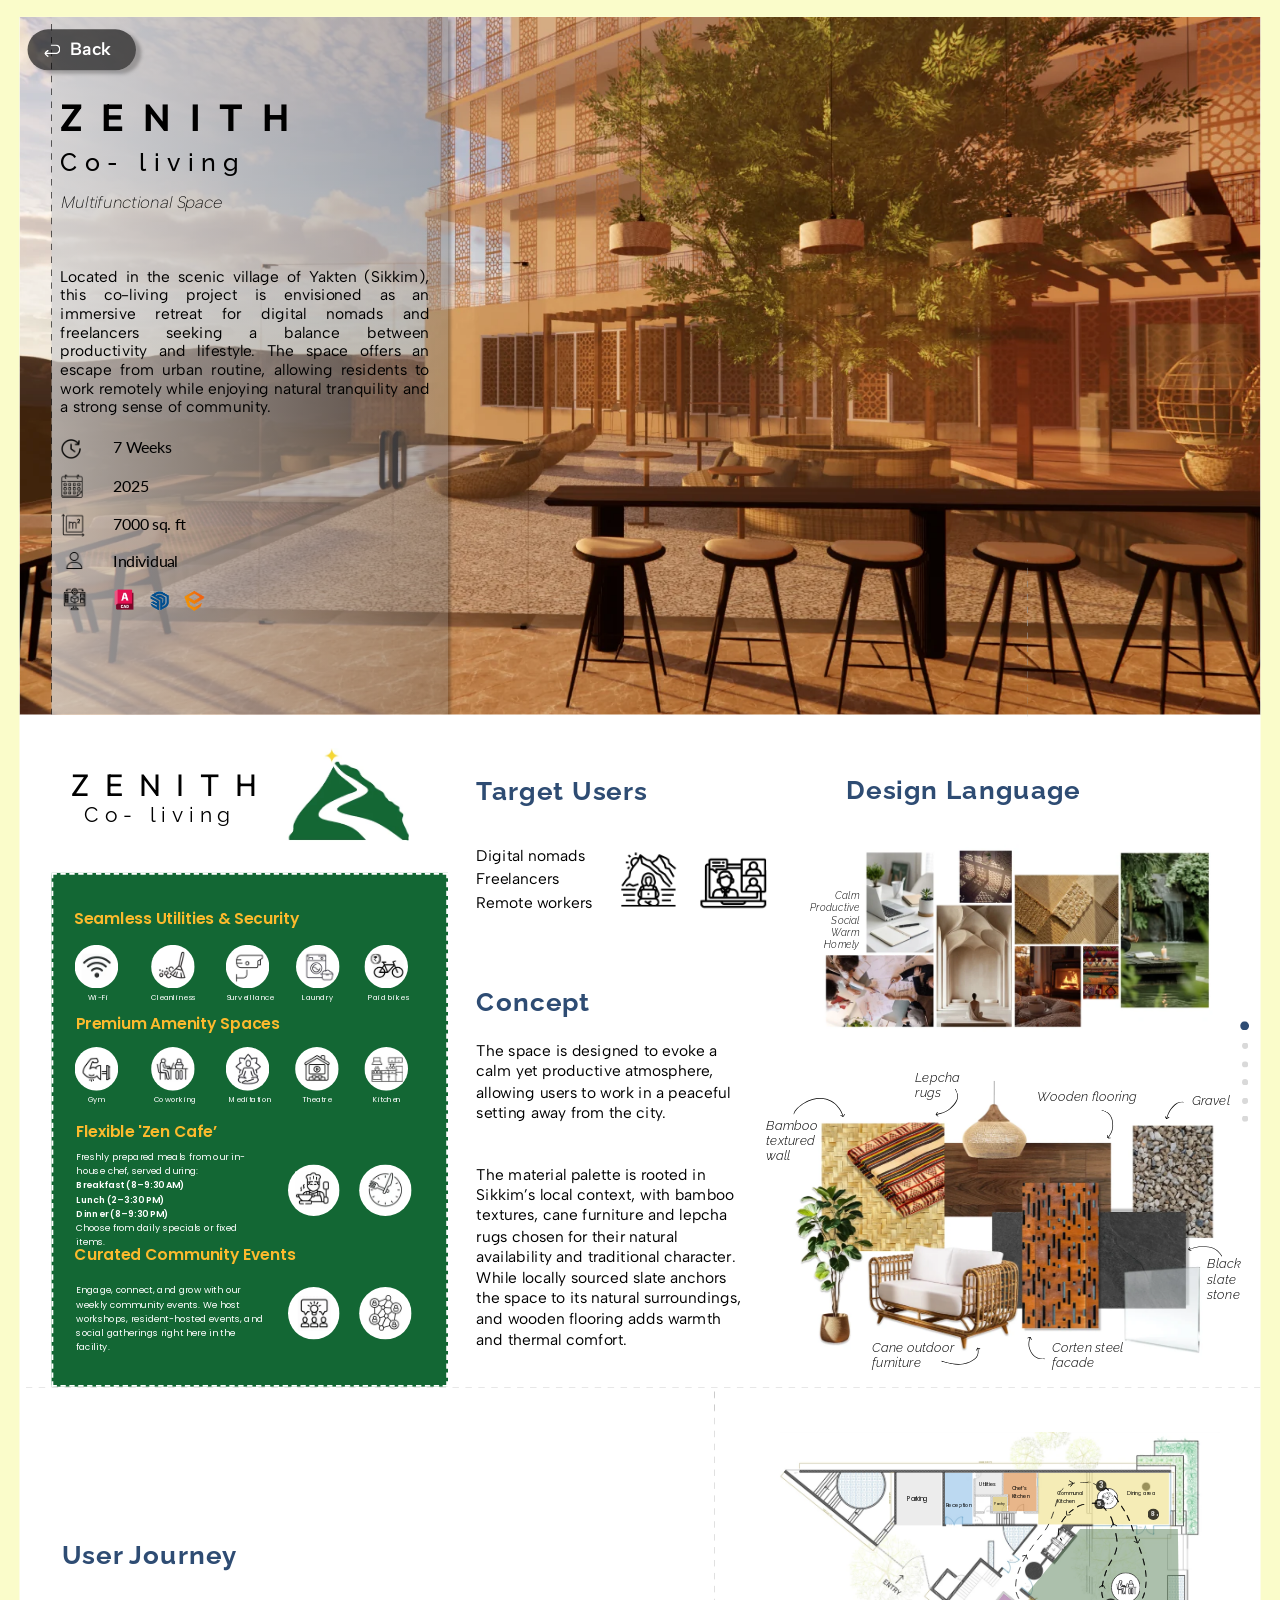
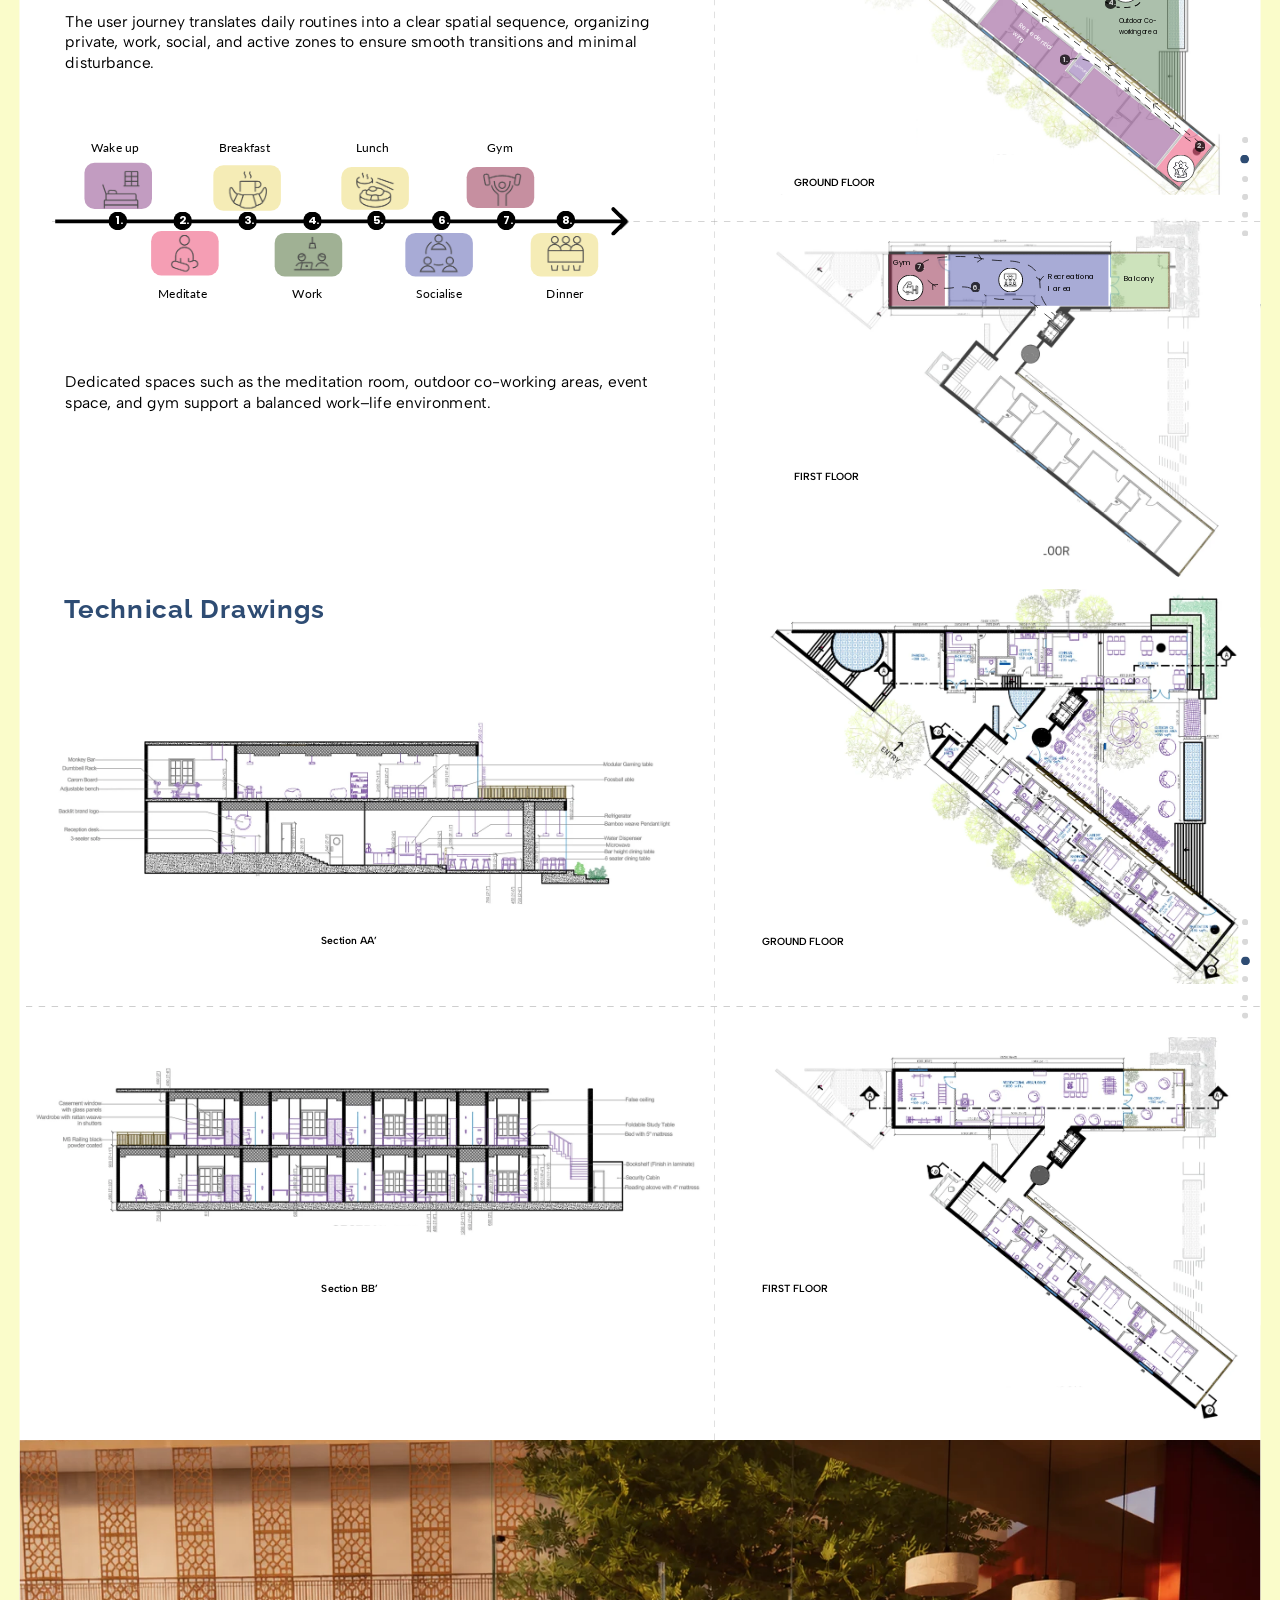
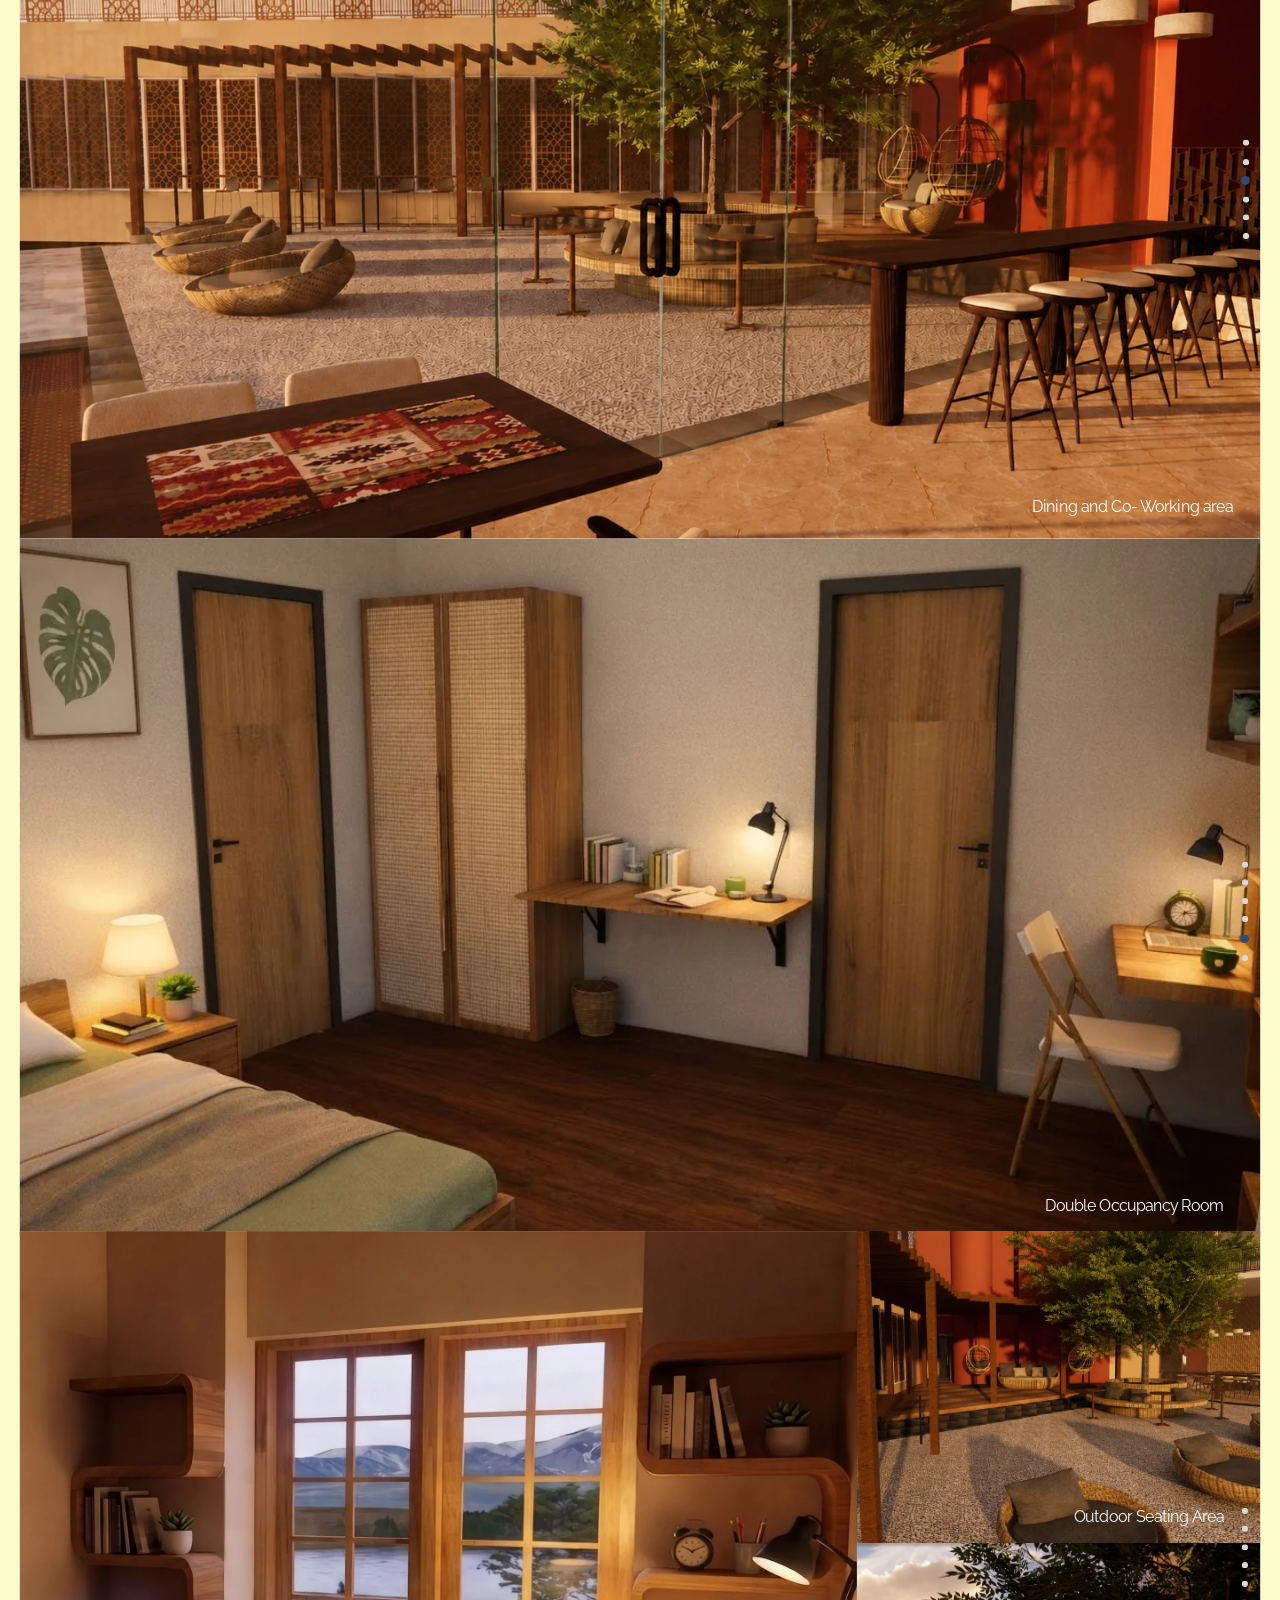
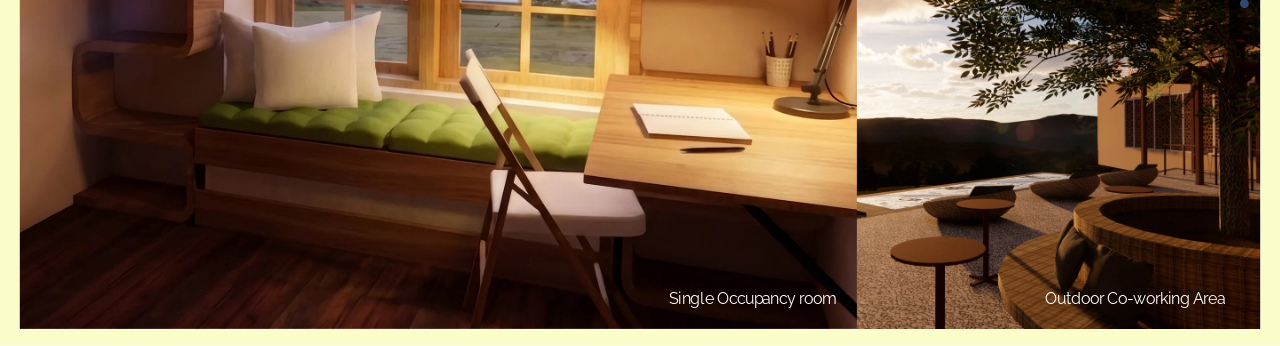
<file: projects/zenith.html>
<!doctype html>
<html lang="en">
<head>
<meta charset="utf-8">
<meta name="viewport" content="width=device-width, initial-scale=1">
<title>Zenith Co-living — Multifunctional Space — Nishka Dhawan</title>
<meta name="description" content="Zenith Co-living: a multifunctional space project by Nishka Dhawan.">
<meta name="theme-color" content="#29292a">
<link rel="preconnect" href="https://fonts.googleapis.com">
<link rel="preconnect" href="https://fonts.gstatic.com" crossorigin>
<link rel="stylesheet" href="https://fonts.googleapis.com/css2?family=Albert+Sans:ital,wght@0,100..900;1,100..900&family=Raleway:ital,wght@0,100..900;1,100..900&family=Poppins:wght@400;600;700&family=Lato&family=IBM+Plex+Sans&family=Junge&family=Sahitya:wght@400;700&family=Outfit:wght@400;600&family=Datatype&display=swap">
<link rel="stylesheet" href="../assets/site.css?v=e8708891">
<link rel="icon" href="data:image/svg+xml,%3Csvg xmlns='http://www.w3.org/2000/svg' viewBox='0 0 64 64'%3E%3Crect width='64' height='64' rx='14' fill='%2329292a'/%3E%3Cpath d='M20 46V18h4.6l15 20.4V18H44v28h-4.6l-15-20.4V46z' fill='%23fff'/%3E%3C/svg%3E">
<meta property="og:type" content="website">
<meta property="og:title" content="Zenith Co-living — Multifunctional Space — Nishka Dhawan">
<meta property="og:description" content="Zenith Co-living: a multifunctional space project by Nishka Dhawan.">
<meta property="og:image" content="https://nishka0102.github.io/assets/og.jpg">
<meta property="og:image:width" content="1200">
<meta property="og:image:height" content="630">
<meta name="twitter:card" content="summary_large_image">
<script>(function(d){var m=matchMedia('(max-width:760px) and (orientation:portrait) and (hover:none)').matches;var sw=d.clientWidth/1440;var s=m?sw:sw;d.style.setProperty('--s',s);d.style.setProperty('--edge',Math.max(0,(d.clientWidth/s-1440)/2)+'px');if(m)d.classList.add('m');if('CSSViewTransitionRule' in window)d.classList.add('vt');if(location.hash==='#organised')d.classList.add('tidy')})(document.documentElement)</script>
</head>
<body class="page-project" style="--h:5789">
<header class="m-bar"><a class="m-back" href="../projects.html" aria-label="Back to projects"><span aria-hidden="true">&#8249;</span> Back</a><nav class="m-nav" aria-label="Menu"><a href="../index.html#about">About Me</a><a href="../projects.html#organised">Work</a><button class="m-contact" type="button" aria-expanded="false" aria-controls="m-menu">Contact</button></nav>
<nav class="m-menu" id="m-menu" aria-label="Contact"><a href="mailto:nishkadhawan05@gmail.com">nishkadhawan05@gmail.com</a><a href="https://www.linkedin.com/in/nishka-dhawan-3baaa3337/" target="_blank" rel="noopener">LinkedIn</a><a href="https://www.behance.net/nishkadhawan05" target="_blank" rel="noopener">Behance</a><a href="tel:+918295708557">+91 8295708557</a></nav></header><div class="fit"><main class="stage"><div data-name="Desktop - 14" style="background-color:#fff;position:relative;width:100%;height:100%"><div style="position:absolute;background-color:#fafcca;height:5789px;left:0;top:0;width:1440px"></div><div style="position:absolute;background-color:#fff;height:5751px;left:22px;top:19px;width:1396px;overflow:clip"><div data-name="Slide 16:9 - 12" style="position:absolute;background-color:#fff;height:785.25px;left:5.82px;overflow:clip;top:2486.63px;width:1396px"><div data-name="image 252" style="position:absolute;height:214.113px;left:-5.82px;top:calc(60% + 9.75px);width:772.744px"><div style="position:absolute;inset:0;overflow:hidden;pointer-events:none"><img src="../assets/img/b0bfb8dbcf05.webp" alt="" loading="lazy" decoding="async" draggable="false" style="position:absolute;height:100%;left:-0.02%;max-width:none;top:0;width:101.65%"></div></div><div data-name="image 251" style="position:absolute;height:228.026px;left:24.35px;top:94.19px;width:717.35px"><img src="../assets/img/57904a88582a.webp" alt="" loading="lazy" decoding="async" draggable="false" style="position:absolute;inset:0;max-width:none;object-fit:cover;pointer-events:none;width:100%;height:100%"></div><p style="word-break:break-word;position:absolute;font-family:'Albert Sans', sans-serif;font-weight:600;line-height:21.813px;left:calc(16.67% + 101.06px);font-size:11.633px;color:#000;top:calc(80% + 104.7px);white-space:nowrap">Section BB’</p><div style="position:absolute;background-color:#fff;height:22.54px;left:calc(16.67% + 94.08px);top:calc(20% + 140.49px);width:117.788px"></div><div style="position:absolute;background-color:#fff;height:22.54px;left:calc(16.67% + 91.62px);top:calc(80% + 44.81px);width:117.788px"></div><p style="word-break:break-word;position:absolute;font-family:'Albert Sans', sans-serif;font-weight:600;line-height:21.813px;left:calc(16.67% + 100.34px);font-size:11.633px;color:#000;top:calc(40% + 28.35px);white-space:nowrap">Section AA’</p></div><p style="word-break:break-word;position:absolute;font-family:'Raleway', sans-serif;font-weight:700;line-height:normal;left:49.44px;right:953.93px;color:#2e4c73;font-size:29.083px;top:2448.81px;letter-spacing:1.4542px">Technical Drawings</p><div data-name="Co living final td-1-5_page-0003 3" style="position:absolute;height:409.301px;left:820.73px;top:2020.56px;width:527.923px"><img src="../assets/img/e3f5680765f2.webp" alt="" loading="lazy" decoding="async" draggable="false" style="position:absolute;inset:0;max-width:none;object-fit:cover;opacity:0.75;pointer-events:none;width:100%;height:100%"></div><div style="position:absolute;height:0;left:1386.55px;top:2124.54px;width:11.633px"><div style="position:absolute;inset:-2.91px -37.5% -4.36px -12.5%"><img src="../assets/img/dfba765dca07.svg" alt="" loading="lazy" decoding="async" draggable="false" style="display:block;max-width:none;width:100%;height:100%"></div></div><div data-name="Slide 16:9 - 5" style="position:absolute;background-color:#fff;height:785.25px;left:0;overflow:clip;top:0;width:1396px"><div style="position:absolute;height:785.25px;left:0;top:0;width:1396px"><div style="position:absolute;inset:0;overflow:hidden;pointer-events:none"><img src="../assets/img/291c9b46b35d.webp" alt="" decoding="async" draggable="false" style="position:absolute;height:105.11%;left:-6.5%;max-width:none;top:-2.55%;width:113%"></div></div><div style="position:absolute;height:785.25px;left:36.35px;box-shadow:3.635px 3.635px 2.908px 0px rgba(0,0,0,0.25);top:0;width:445.702px;background-image:linear-gradient(90.08029712206807deg, rgba(210, 209, 209, 0.75) 0.10923%, rgba(175, 173, 173, 0.6) 49.507%, rgba(115, 115, 115, 0.375) 99.863%)"></div><p style="word-break:break-word;position:absolute;font-family:'Outfit', sans-serif;font-weight:600;height:96.56px;line-height:normal;left:45.81px;font-size:42.503px;color:#000;top:85.07px;letter-spacing:21.2514px;width:487.054px">ZENITH</p><p style="word-break:break-word;position:absolute;font-family:'Raleway', sans-serif;font-weight:500;height:117.765px;line-height:normal;left:45.81px;font-size:28.335px;color:#000;top:146.16px;letter-spacing:8.5006px;width:309.607px">Co- living</p><p style="word-break:break-word;position:absolute;font-family:'Albert Sans', sans-serif;font-weight:400;line-height:normal;left:45.81px;font-size:17.45px;color:#000;text-align:justify;top:calc(20% + 123.6px);width:415.165px">Located in the scenic village of Yakten (Sikkim), this co-living project is envisioned as an immersive retreat for digital nomads and freelancers seeking a balance between productivity and lifestyle. The space offers an escape from urban routine, allowing residents to work remotely while enjoying natural tranquility and a strong sense of community.</p><div style="word-break:break-word;position:absolute;font-family:'Lato', sans-serif;height:164.321px;line-height:0;left:105.43px;font-style:normal;font-size:17.45px;color:#000;top:calc(60% + 2.91px);width:240.665px;font-weight:400"><p style="line-height:normal;margin-bottom:21.812501907348633px">7 Weeks</p><p style="line-height:normal;margin-bottom:21.812501907348633px">2025</p><p style="line-height:normal;margin-bottom:21.812501907348633px">7000 sq. ft</p><p style="line-height:normal">Individual</p></div><div data-name="image 189" style="position:absolute;left:45.81px;width:28.356px;height:28.356px;top:calc(60% + 86.52px)"><img src="../assets/img/e0f30f322f9a.webp" alt="" decoding="async" draggable="false" style="position:absolute;inset:0;max-width:none;object-fit:cover;pointer-events:none;width:100%;height:100%"></div><div data-name="image 184" style="position:absolute;left:45.81px;width:23.994px;height:23.994px;top:calc(60% + 2.91px)"><img src="../assets/img/b1b57ed662f4.webp" alt="" decoding="async" draggable="false" style="position:absolute;inset:0;max-width:none;object-fit:cover;pointer-events:none;width:100%;height:100%"></div><div data-name="image 185" style="position:absolute;left:45.81px;width:26.175px;height:26.175px;top:calc(60% + 43.62px)"><img src="../assets/img/94e96e020f63.webp" alt="" decoding="async" draggable="false" style="position:absolute;inset:0;max-width:none;object-fit:cover;pointer-events:none;width:100%;height:100%"></div><div data-name="image 187" style="position:absolute;left:48.71px;width:26.175px;height:26.175px;top:calc(80% + 13.81px)"><img src="../assets/img/d52645c0a7ae.webp" alt="" decoding="async" draggable="false" style="position:absolute;inset:0;max-width:none;object-fit:cover;pointer-events:none;width:100%;height:100%"></div><div data-name="image 188" style="position:absolute;left:45.81px;width:31.265px;height:31.265px;top:calc(60% + 125.06px)"><img src="../assets/img/e9c03bd7f2b4.webp" alt="" decoding="async" draggable="false" style="position:absolute;inset:0;max-width:none;object-fit:cover;pointer-events:none;width:100%;height:100%"></div><div data-name="image 5" style="position:absolute;left:105.43px;width:24.721px;height:24.721px;top:calc(80% + 15.27px)"><img src="../assets/img/67e3de23cd2e.webp" alt="" decoding="async" draggable="false" style="position:absolute;inset:0;max-width:none;object-fit:cover;pointer-events:none;width:100%;height:100%"></div><div data-name="image 9" style="position:absolute;left:146.87px;width:21.813px;height:21.813px;top:calc(80% + 18.18px)"><div style="position:absolute;inset:0;overflow:hidden;pointer-events:none"><img src="../assets/img/c83b14f7f9ec.webp" alt="" decoding="async" draggable="false" style="position:absolute;left:-3.33%;max-width:none;width:103.33%;height:103.33%;top:-3.33%"></div></div><div data-name="image 14" style="position:absolute;left:182.5px;width:27.629px;height:27.629px;top:calc(80% + 15.27px)"><img src="../assets/img/688f1258d668.webp" alt="" decoding="async" draggable="false" style="position:absolute;inset:0;max-width:none;object-fit:cover;pointer-events:none;width:100%;height:100%"></div><div style="position:absolute;display:flex;height:785.25px;align-items:center;justify-content:center;left:36.35px;top:0;width:0"><div style="rotate:-90deg;flex:none"><div style="height:0;position:relative;width:785.25px"><div style="position:absolute;inset:-1.45px 0 0 0"><img src="../assets/img/97e0ba31b9ce.svg" alt="" decoding="async" draggable="false" style="display:block;max-width:none;width:100%;height:100%"></div></div></div></div><p style="word-break:break-word;position:absolute;font-family:'Albert Sans', sans-serif;font-weight:200;height:49.367px;font-style:italic;line-height:normal;left:46.62px;font-size:18.807px;color:#000;top:calc(20% + 40.42px);width:206.873px">Multifunctional Space</p></div><div data-name="Slide 16:9 - 11" style="position:absolute;background-color:#fff;height:785.25px;left:0;overflow:clip;top:785.25px;width:1396px"><p style="word-break:break-word;position:absolute;font-family:'Outfit', sans-serif;font-weight:400;height:79.287px;line-height:normal;left:58.17px;font-size:34.9px;color:#000;top:55.26px;letter-spacing:17.45px;width:399.93px">ZENITH</p><p style="word-break:break-word;position:absolute;font-family:'Raleway', sans-serif;font-weight:400;height:96.699px;line-height:normal;left:72.71px;font-size:23.267px;color:#000;top:98.88px;letter-spacing:6.98px;width:254.225px">Co- living</p><div data-name="image 183" style="position:absolute;height:103.948px;left:calc(16.67% + 61.8px);top:37.81px;width:143.997px"><img src="../assets/img/a545ac60f8dc.webp" alt="" loading="lazy" decoding="async" draggable="false" style="position:absolute;inset:0;max-width:none;object-fit:cover;pointer-events:none;width:100%;height:100%"></div><div style="position:absolute;background-color:#136734;border-width:2.181px;border-style:dashed;border-color:#fff;height:578.758px;left:36.35px;top:calc(20% + 20.36px);width:445.702px"></div><p style="word-break:break-word;position:absolute;font-family:'Poppins', sans-serif;height:53.077px;line-height:normal;left:61.8px;font-style:normal;color:#fcba2d;font-size:17.45px;top:calc(60% + 123.6px);width:440.612px;font-weight:600">Curated Community Events</p><div style="word-break:break-word;position:absolute;font-family:'Poppins', sans-serif;height:151.96px;line-height:0;left:63.98px;font-style:normal;font-size:10.179px;color:#fff;top:calc(80% + 11.63px);width:210.854px;font-weight:400"><p style="line-height:normal;margin-bottom:0">Engage, connect, and grow with our weekly community events. We host workshops, resident-hosted events, and social gatherings right here in the facility.</p><p style="line-height:normal">​</p></div><div style="position:absolute;display:contents;left:calc(16.67% + 149.78px);top:calc(80% + 15.99px)"><div style="position:absolute;left:calc(16.67% + 149.78px);width:58.167px;height:58.167px;top:calc(80% + 15.99px)"><img src="../assets/img/f19bad68a566.svg" alt="" loading="lazy" decoding="async" draggable="false" style="position:absolute;display:block;inset:0;max-width:none;width:100%;height:100%"></div><div data-name="_- visual selection (8) 6" style="position:absolute;height:42.494px;left:calc(16.67% + 160.4px);top:calc(80% + 23.83px);width:36.573px"><img src="../assets/img/bc7a627fea32.webp" alt="" loading="lazy" decoding="async" draggable="false" style="position:absolute;inset:0;max-width:none;object-position:bottom;pointer-events:none;width:100%;height:100%"></div></div><div style="position:absolute;display:contents;left:calc(16.67% + 69.07px);top:calc(80% + 15.99px)"><div style="position:absolute;left:calc(16.67% + 69.07px);width:58.167px;height:58.167px;top:calc(80% + 15.99px)"><img src="../assets/img/f19bad68a566.svg" alt="" loading="lazy" decoding="async" draggable="false" style="position:absolute;display:block;inset:0;max-width:none;width:100%;height:100%"></div><div data-name="_- visual selection (8) 6" style="position:absolute;height:39.342px;left:calc(16.67% + 80.73px);top:calc(80% + 25.57px);width:36.588px"><img src="../assets/img/bcf275bd94e9.webp" alt="" loading="lazy" decoding="async" draggable="false" style="position:absolute;inset:0;max-width:none;object-position:bottom;pointer-events:none;width:100%;height:100%"></div></div><p style="word-break:break-word;position:absolute;font-family:'Poppins', sans-serif;height:57.44px;line-height:normal;left:63.26px;font-style:normal;color:#fcba2d;font-size:17.45px;top:calc(60% - 15.27px);width:362.815px;font-weight:600">Flexible 'Zen Cafe’<br aria-hidden="true"><br aria-hidden="true"></p><p style="word-break:break-word;position:absolute;font-family:'Poppins', sans-serif;height:169.41px;line-height:0;left:63.98px;font-style:normal;font-size:0px;color:#fff;top:calc(60% + 18.9px);width:215.217px;font-weight:400"><span style="line-height:normal;font-size:10.179px">Freshly prepared meals from our in-house chef, served during:<br aria-hidden="true"></span><span style="font-family:'Poppins', sans-serif;line-height:normal;font-size:10.179px;font-weight:600">Breakfast (8–9:30 AM)<br aria-hidden="true">Lunch (2–3:30 PM)<br aria-hidden="true">Dinner (8–9:30 PM)</span><span style="line-height:normal;font-size:10.179px"><br aria-hidden="true">Choose from daily specials or fixed items.</span></p><p style="word-break:break-word;position:absolute;font-family:'Poppins', sans-serif;line-height:normal;left:76.79px;font-style:normal;font-size:8.228px;color:#fff;top:calc(40% + 112.89px);white-space:nowrap;font-weight:400">Gym</p><p style="word-break:break-word;position:absolute;font-family:'Poppins', sans-serif;line-height:normal;left:76.79px;font-style:normal;font-size:8.228px;color:#fff;top:calc(40% - 2.3px);white-space:nowrap;font-weight:400">Wi-Fi</p><p style="word-break:break-word;position:absolute;font-family:'Poppins', sans-serif;line-height:normal;left:150.84px;font-style:normal;font-size:8.228px;color:#fff;top:calc(40% + 112.89px);white-space:nowrap;font-weight:400">Co working </p><p style="word-break:break-word;position:absolute;font-family:'Poppins', sans-serif;line-height:normal;left:148.1px;font-style:normal;font-size:8.228px;color:#fff;top:calc(40% - 2.3px);white-space:nowrap;font-weight:400">Cleanliness</p><p style="word-break:break-word;position:absolute;font-family:'Poppins', sans-serif;line-height:normal;left:235.87px;font-style:normal;font-size:8.228px;color:#fff;top:calc(40% + 112.89px);white-space:nowrap;font-weight:400">Meditation</p><p style="word-break:break-word;position:absolute;font-family:'Poppins', sans-serif;line-height:normal;left:233.12px;font-style:normal;font-size:8.228px;color:#fff;top:calc(40% - 2.3px);white-space:nowrap;font-weight:400">Surveillance</p><p style="word-break:break-word;position:absolute;font-family:'Poppins', sans-serif;line-height:normal;left:calc(16.67% + 85.48px);font-style:normal;font-size:8.228px;color:#fff;top:calc(40% + 112.89px);white-space:nowrap;font-weight:400">Theatre</p><p style="word-break:break-word;position:absolute;font-family:'Poppins', sans-serif;line-height:normal;left:calc(16.67% + 85.48px);font-style:normal;font-size:8.228px;color:#fff;top:calc(40% - 2.3px);white-space:nowrap;font-weight:400">Laundry</p><p style="word-break:break-word;position:absolute;font-family:'Poppins', sans-serif;line-height:normal;left:calc(16.67% + 165.02px);font-style:normal;font-size:8.228px;color:#fff;top:calc(40% + 112.89px);white-space:nowrap;font-weight:400">Kitchen</p><p style="word-break:break-word;position:absolute;font-family:'Poppins', sans-serif;line-height:normal;left:calc(16.67% + 159.53px);font-style:normal;font-size:8.228px;color:#fff;top:calc(40% - 2.3px);white-space:nowrap;font-weight:400">Paid bikes</p><div style="position:absolute;display:contents;left:calc(16.67% + 149.78px);top:calc(60% + 34.17px)"><div style="position:absolute;left:calc(16.67% + 149.78px);width:58.167px;height:58.167px;top:calc(60% + 34.17px)"><img src="../assets/img/f19bad68a566.svg" alt="" loading="lazy" decoding="async" draggable="false" style="position:absolute;display:block;inset:0;max-width:none;width:100%;height:100%"></div><div data-name="_- visual selection (8) 6" style="position:absolute;height:39.727px;left:calc(16.67% + 159.35px);top:calc(60% + 43.4px);width:38.991px"><div style="position:absolute;inset:0;overflow:hidden;pointer-events:none"><img src="../assets/img/d69aefef14a9.webp" alt="" loading="lazy" decoding="async" draggable="false" style="position:absolute;height:105.56%;left:-7.6%;max-width:none;top:-3.7%;width:115.19%"></div></div></div><div style="position:absolute;display:contents;left:calc(16.67% + 69.07px);top:calc(60% + 34.17px)"><div style="position:absolute;left:calc(16.67% + 69.07px);width:58.167px;height:58.167px;top:calc(60% + 34.17px)"><img src="../assets/img/f19bad68a566.svg" alt="" loading="lazy" decoding="async" draggable="false" style="position:absolute;display:block;inset:0;max-width:none;width:100%;height:100%"></div><div data-name="_- visual selection (8) 6" style="position:absolute;height:40.044px;left:calc(16.67% + 77.26px);top:calc(60% + 43.05px);width:40.415px"><img src="../assets/img/7ca1b881cd01.webp" alt="" loading="lazy" decoding="async" draggable="false" style="position:absolute;inset:0;max-width:none;object-position:bottom;pointer-events:none;width:100%;height:100%"></div></div><p style="word-break:break-word;position:absolute;font-family:'Poppins', sans-serif;height:48.715px;line-height:normal;left:63.02px;font-style:normal;color:#fcba2d;font-size:17.45px;top:calc(40% + 21.08px);width:412.983px;font-weight:600">Premium Amenity Spaces</p><p style="word-break:break-word;position:absolute;font-family:'Poppins', sans-serif;height:41.444px;line-height:normal;left:61.07px;font-style:normal;color:#fcba2d;font-size:17.45px;top:calc(20% + 58.89px);width:487.873px;font-weight:600">Seamless Utilities &amp; Security<br aria-hidden="true"><br aria-hidden="true"></p><div style="position:absolute;display:contents;left:calc(16.67% + 78.55px);top:calc(20% + 101.79px)"><div style="position:absolute;left:calc(16.67% + 78.55px);width:48.977px;height:48.977px;top:calc(20% + 101.79px)"><img src="../assets/img/d0d7c86ee60a.svg" alt="" loading="lazy" decoding="async" draggable="false" style="position:absolute;display:block;inset:0;max-width:none;width:100%;height:100%"></div><div data-name="_- visual selection (8) 2" style="position:absolute;height:33.519px;left:calc(16.67% + 89.17px);top:calc(20% + 109.39px);width:30.666px"><img src="../assets/img/1f7e1f776dfd.webp" alt="" loading="lazy" decoding="async" draggable="false" style="position:absolute;inset:0;max-width:none;object-fit:cover;pointer-events:none;width:100%;height:100%"></div></div><div style="position:absolute;display:contents;left:61.8px;top:calc(40% + 60.08px)"><div style="position:absolute;left:61.8px;width:48.977px;height:48.977px;top:calc(40% + 60.08px)"><img src="../assets/img/d0d7c86ee60a.svg" alt="" loading="lazy" decoding="async" draggable="false" style="position:absolute;display:block;inset:0;max-width:none;width:100%;height:100%"></div><div data-name="_- visual selection (8) 5" style="position:absolute;height:33.807px;left:69.33px;top:calc(40% + 66.89px);width:33.087px"><img src="../assets/img/e170f692cbcd.webp" alt="" loading="lazy" decoding="async" draggable="false" style="position:absolute;inset:0;max-width:none;object-fit:cover;pointer-events:none;width:100%;height:100%"></div></div><div style="position:absolute;display:contents;left:232.09px;top:calc(20% + 101.79px)"><div style="position:absolute;left:232.09px;width:48.977px;height:48.977px;top:calc(20% + 101.79px)"><img src="../assets/img/d0d7c86ee60a.svg" alt="" loading="lazy" decoding="async" draggable="false" style="position:absolute;display:block;inset:0;max-width:none;width:100%;height:100%"></div><div data-name="_- visual selection (8) 8" style="position:absolute;height:34.929px;left:240.8px;top:calc(20% + 109.95px);width:34.186px"><div style="position:absolute;inset:0;overflow:hidden;pointer-events:none"><img src="../assets/img/44ecdd81d0d3.webp" alt="" loading="lazy" decoding="async" draggable="false" style="position:absolute;height:1754.17%;left:-1228.08%;max-width:none;top:-592.09%;width:1954.35%"></div></div></div><div style="position:absolute;display:contents;left:147.71px;top:calc(40% + 60.09px)"><div style="position:absolute;display:contents;left:147.71px;top:calc(40% + 60.09px)"><div style="position:absolute;left:147.71px;width:48.977px;height:48.977px;top:calc(40% + 60.09px)"><img src="../assets/img/d0d7c86ee60a.svg" alt="" loading="lazy" decoding="async" draggable="false" style="position:absolute;display:block;inset:0;max-width:none;width:100%;height:100%"></div><div data-name="Screenshot 2025-11-15 094116 1" style="position:absolute;height:29.477px;left:153.42px;top:calc(40% + 69.6px);width:36.144px"><img src="../assets/img/061270107bed.webp" alt="" loading="lazy" decoding="async" draggable="false" style="position:absolute;inset:0;max-width:none;object-position:bottom;pointer-events:none;width:100%;height:100%"></div></div></div><div style="position:absolute;display:contents;left:232.09px;top:calc(40% + 60.09px)"><div style="position:absolute;left:232.09px;width:48.977px;height:48.977px;top:calc(40% + 60.09px)"><img src="../assets/img/42ace2f4d7cf.svg" alt="" loading="lazy" decoding="async" draggable="false" style="position:absolute;display:block;inset:0;max-width:none;width:100%;height:100%"></div><div data-name="Screenshot 2025-11-15 095219 1" style="position:absolute;height:36.315px;left:241.53px;top:calc(40% + 66.42px);width:31.537px"><img src="../assets/img/a6f78739f96a.webp" alt="" loading="lazy" decoding="async" draggable="false" style="position:absolute;inset:0;max-width:none;object-position:bottom;pointer-events:none;width:100%;height:100%"></div></div><div style="position:absolute;display:contents;left:147.71px;top:calc(20% + 101.79px)"><div style="position:absolute;left:147.71px;width:48.977px;height:48.977px;top:calc(20% + 101.79px)"><img src="../assets/img/d0d7c86ee60a.svg" alt="" loading="lazy" decoding="async" draggable="false" style="position:absolute;display:block;inset:0;max-width:none;width:100%;height:100%"></div><div data-name="Screenshot 2025-11-15 095951 1" style="position:absolute;height:33.987px;left:155.71px;top:calc(20% + 109.08px);width:31.958px"><img src="../assets/img/c9d336ff71b6.webp" alt="" loading="lazy" decoding="async" draggable="false" style="position:absolute;inset:0;max-width:none;object-position:bottom;pointer-events:none;width:100%;height:100%"></div></div><div style="position:absolute;display:contents;left:61.8px;top:calc(20% + 101.79px)"><div style="position:absolute;left:61.8px;width:48.977px;height:48.977px;top:calc(20% + 101.79px)"><img src="../assets/img/d0d7c86ee60a.svg" alt="" loading="lazy" decoding="async" draggable="false" style="position:absolute;display:block;inset:0;max-width:none;width:100%;height:100%"></div><div data-name="image 198" style="position:absolute;height:29.077px;left:69.8px;top:calc(20% + 111.46px);width:33.051px"><img src="../assets/img/a46e16a9c6b0.webp" alt="" loading="lazy" decoding="async" draggable="false" style="position:absolute;inset:0;max-width:none;object-position:bottom;pointer-events:none;width:100%;height:100%"></div></div><div style="position:absolute;display:contents;left:calc(16.67% + 155.4px);top:calc(40% + 60.08px)"><div style="position:absolute;left:calc(16.67% + 155.4px);width:48.977px;height:48.977px;top:calc(40% + 60.08px)"><img src="../assets/img/d0d7c86ee60a.svg" alt="" loading="lazy" decoding="async" draggable="false" style="position:absolute;display:block;inset:0;max-width:none;width:100%;height:100%"></div><div data-name="image 198" style="position:absolute;height:31.982px;left:calc(16.67% + 161.97px);top:calc(40% + 68.33px);width:36.353px"><img src="../assets/img/699da0c97c02.webp" alt="" loading="lazy" decoding="async" draggable="false" style="position:absolute;inset:0;max-width:none;object-fit:cover;pointer-events:none;width:100%;height:100%"></div></div><div style="position:absolute;display:contents;left:calc(16.67% + 155.76px);top:calc(20% + 101.79px)"><div style="position:absolute;left:calc(16.67% + 155.76px);width:48.977px;height:48.977px;top:calc(20% + 101.79px)"><img src="../assets/img/64467076eea6.svg" alt="" loading="lazy" decoding="async" draggable="false" style="position:absolute;display:block;inset:0;max-width:none;width:100%;height:100%"></div><div data-name="image 199" style="position:absolute;height:21.646px;left:calc(16.67% + 165.29px);top:calc(20% + 118.3px);width:33.671px"><img src="../assets/img/42ba658f6132.webp" alt="" loading="lazy" decoding="async" draggable="false" style="position:absolute;inset:0;max-width:none;object-position:bottom;pointer-events:none;width:100%;height:100%"></div><div data-name="image 200" style="position:absolute;height:12.604px;left:calc(16.67% + 161.65px);top:calc(20% + 111.47px);width:12.859px"><div style="position:absolute;inset:0;overflow:hidden;pointer-events:none"><img src="../assets/img/fb953307dede.webp" alt="" loading="lazy" decoding="async" draggable="false" style="position:absolute;height:106.06%;left:-11.22%;max-width:none;top:-5.05%;width:114.52%"></div></div></div><div style="position:absolute;display:contents;left:calc(16.67% + 77.41px);top:calc(40% + 59.33px)"><div style="position:absolute;left:calc(16.67% + 77.41px);width:48.977px;height:48.977px;top:calc(40% + 59.33px)"><img src="../assets/img/adb954a6c45d.svg" alt="" loading="lazy" decoding="async" draggable="false" style="position:absolute;display:block;inset:0;max-width:none;width:100%;height:100%"></div><div data-name="_- visual selection (8) 6" style="position:absolute;height:33.727px;left:calc(16.67% + 87.52px);top:calc(40% + 66.81px);width:30.795px"><img src="../assets/img/1bbaef2f1502.webp" alt="" loading="lazy" decoding="async" draggable="false" style="position:absolute;inset:0;max-width:none;object-position:bottom;pointer-events:none;width:100%;height:100%"></div></div><div data-name="image 203" style="position:absolute;height:216.645px;left:calc(50% + 200.68px);top:145.41px;width:442.847px"><div style="position:absolute;inset:0;overflow:hidden;pointer-events:none"><img src="../assets/img/50069f329401.webp" alt="" loading="lazy" decoding="async" draggable="false" style="position:absolute;height:100.14%;left:-1.42%;max-width:none;top:-0.07%;width:102.67%"></div></div><p style="word-break:break-word;position:absolute;font-family:'Raleway', sans-serif;font-weight:700;height:43.625px;line-height:normal;left:calc(33.33% + 48.71px);color:#2e4c73;font-size:29.083px;top:calc(20% + 148.32px);letter-spacing:1.4542px;width:182.498px">Concept</p><div style="position:absolute;display:contents;left:calc(50% + 30.54px);top:calc(20% + 96.7px)"><div data-name="image 202" style="position:absolute;height:303.7px;left:calc(50% + 30.54px);top:calc(20% + 96.7px);width:558.807px"></div><div data-name="image 205" style="position:absolute;height:330.249px;left:calc(50% + 165.05px);top:calc(40% + 87.25px);width:490.553px"><img src="../assets/img/210e02ff5c6f.webp" alt="" loading="lazy" decoding="async" draggable="false" style="position:absolute;inset:0;max-width:none;object-fit:cover;pointer-events:none;width:100%;height:100%"></div><p style="word-break:break-word;position:absolute;font-family:'Raleway', sans-serif;font-weight:300;height:62.529px;font-style:italic;line-height:normal;left:calc(50% + 141.79px);font-size:14.542px;color:#000;top:calc(40% + 138.87px);width:63.983px">Bamboo textured wall</p><p style="word-break:break-word;position:absolute;font-family:'Raleway', sans-serif;font-weight:300;height:62.529px;font-style:italic;line-height:normal;left:calc(66.67% + 77.08px);font-size:14.542px;color:#000;top:calc(40% + 85.07px);width:63.256px">Lepcha rugs</p><p style="word-break:break-word;position:absolute;font-family:'Raleway', sans-serif;font-weight:300;height:62.529px;font-style:italic;line-height:normal;left:calc(83.33% - 18.17px);font-size:14.542px;color:#000;top:calc(40% + 106.15px);width:119.969px">Wooden flooring</p><p style="word-break:break-word;position:absolute;font-family:'Raleway', sans-serif;font-weight:300;height:62.529px;font-style:italic;line-height:normal;left:calc(83.33% + 155.6px);font-size:14.542px;color:#000;top:calc(40% + 110.52px);width:119.969px">Gravel</p><p style="word-break:break-word;position:absolute;font-family:'Raleway', sans-serif;font-weight:300;height:62.529px;font-style:italic;line-height:normal;left:calc(83.33% + 172.32px);font-size:14.542px;color:#000;top:calc(80% - 19.63px);width:60.348px">Black slate stone</p><p style="word-break:break-word;position:absolute;font-family:'Raleway', sans-serif;font-weight:300;height:45.855px;font-style:italic;line-height:normal;left:calc(83.33% - 2.18px);font-size:14.542px;color:#000;top:calc(80% + 74.16px);width:87.977px">Corten steel facade</p><p style="word-break:break-word;position:absolute;font-family:'Raleway', sans-serif;font-weight:300;height:45.806px;font-style:italic;line-height:normal;left:calc(66.67% + 28.36px);font-size:14.542px;color:#000;top:calc(80% + 74.16px);width:96.702px">Cane outdoor furniture</p><div style="position:absolute;display:flex;height:21.735px;align-items:center;justify-content:center;left:calc(50% + 172.66px);top:calc(40% + 116.41px);width:55.899px"><div style="flex:none;rotate:90.68deg;scale:1 -1"><div style="height:55.653px;position:relative;width:21.075px"><div style="position:absolute;inset:-0.65% -1.73% -3.68% -1.73%"><img src="../assets/img/ee48b87b26c1.svg" alt="" loading="lazy" decoding="async" draggable="false" style="display:block;max-width:none;width:100%;height:100%"></div></div></div></div><div style="position:absolute;display:flex;height:29.782px;align-items:center;justify-content:center;left:calc(66.67% + 92.86px);top:calc(40% + 106.31px);width:36.912px"><div style="flex:none;rotate:158.57deg;scale:1 -1"><div style="height:19.424px;position:relative;width:32.03px"><div style="position:absolute;inset:-0.48% -1.14% -11.41% -1.13%"><img src="../assets/img/412567173cc9.svg" alt="" loading="lazy" decoding="async" draggable="false" style="display:block;max-width:none;width:100%;height:100%"></div></div></div></div><div style="position:absolute;display:flex;height:25.448px;align-items:center;justify-content:center;left:calc(83.33% - 29.7px);top:calc(80% + 71.98px);width:21.868px"><div style="flex:none;rotate:-84.3deg;scale:1 -1"><div style="height:19.62px;position:relative;width:23.617px"><div style="position:absolute;inset:-0.35% -1.54% -11.9% -1.54%"><img src="../assets/img/25e8b8024488.svg" alt="" loading="lazy" decoding="async" draggable="false" style="display:block;max-width:none;width:100%;height:100%"></div></div></div></div><div style="position:absolute;display:flex;height:32.922px;align-items:center;justify-content:center;left:calc(66.67% + 106.44px);top:calc(80% + 75.61px);width:43.251px"><div style="flex:none;rotate:-76.94deg"><div style="height:38.639px;position:relative;width:24.831px"><div style="position:absolute;inset:0 -1.46% -4.4% -1.46%"><img src="../assets/img/05274694dbb3.svg" alt="" loading="lazy" decoding="async" draggable="false" style="display:block;max-width:none;width:100%;height:100%"></div></div></div></div><div style="position:absolute;display:flex;height:32.438px;align-items:center;justify-content:center;left:calc(83.33% + 42.56px);top:calc(40% + 129.7px);width:29.615px"><div style="flex:none;rotate:114.99deg;scale:1 -1"><div style="height:20.431px;position:relative;width:26.266px"><div style="position:absolute;inset:-0.36% -1.38% -11.1% -1.38%"><img src="../assets/img/aeea3026fbf0.svg" alt="" loading="lazy" decoding="async" draggable="false" style="display:block;max-width:none;width:100%;height:100%"></div></div></div></div><div style="position:absolute;display:flex;height:27.911px;align-items:center;justify-content:center;left:calc(83.33% + 126.52px);top:calc(40% + 117.05px);width:20.358px"><div style="flex:none;rotate:114.99deg"><div style="height:10.357px;position:relative;width:25.966px"><div style="position:absolute;inset:-1.39% -1.4% -24.44% -1.28%"><img src="../assets/img/b48fa8bc2dd2.svg" alt="" loading="lazy" decoding="async" draggable="false" style="display:block;max-width:none;width:100%;height:100%"></div></div></div></div><div style="position:absolute;display:flex;height:24.21px;align-items:center;justify-content:center;left:calc(83.33% + 151.24px);top:calc(60% + 121.55px);width:38.73px"><div style="flex:none;rotate:167.51deg"><div style="height:16.836px;position:relative;width:35.94px"><div style="position:absolute;inset:-0.75% -1.01% -13.5% -0.95%"><img src="../assets/img/d1e79349fc26.svg" alt="" loading="lazy" decoding="async" draggable="false" style="display:block;max-width:none;width:100%;height:100%"></div></div></div></div></div><p style="word-break:break-word;position:absolute;font-family:'Albert Sans', sans-serif;font-weight:400;height:103.246px;line-height:23.267px;left:calc(33.33% + 48.71px);font-size:17.45px;color:#000;top:calc(40% + 51.62px);width:299.558px">The space is designed to evoke a calm yet productive atmosphere, allowing users to work in a peaceful setting away from the city.</p><div style="word-break:break-word;position:absolute;font-family:'Albert Sans', sans-serif;font-weight:400;height:249.39px;line-height:0;left:calc(33.33% + 48.71px);font-size:17.45px;color:#000;top:calc(60% + 33.44px);width:299.558px;white-space:pre-wrap"><p style="line-height:23.267px;margin-bottom:0">The material palette is rooted in Sikkim’s local context, with bamboo textures, cane furniture and lepcha rugs chosen for their natural availability and traditional character. </p><p style="line-height:23.267px">While locally sourced slate anchors the space to its natural surroundings, and wooden flooring adds warmth and thermal comfort.</p></div><div style="word-break:break-word;position:absolute;font-family:'Albert Sans', sans-serif;font-weight:400;line-height:0;left:calc(33.33% + 48.71px);font-size:17.45px;color:#000;top:147.6px;width:193.404px"><p style="line-height:normal;margin-bottom:5.089583873748779px">Digital nomads</p><p style="line-height:normal;margin-bottom:5.089583873748779px">Freelancers</p><p style="line-height:normal">Remote workers</p></div><p style="word-break:break-word;position:absolute;font-family:'Raleway', sans-serif;font-weight:700;height:43.625px;line-height:normal;left:calc(33.33% + 48.71px);color:#2e4c73;font-size:29.083px;top:68.34px;letter-spacing:1.4542px;width:299.558px">Target Users</p><p style="word-break:break-word;position:absolute;font-family:'Raleway', sans-serif;font-weight:700;height:43.625px;line-height:normal;left:calc(66.67% - 0.73px);color:#2e4c73;font-size:29.083px;top:67.62px;letter-spacing:1.4542px;width:404.258px">Design Language</p><div data-name="image 204" style="position:absolute;left:calc(50% + 68.35px);width:73.435px;height:73.435px;top:152.69px"><img src="../assets/img/57875aaa63fb.webp" alt="" loading="lazy" decoding="async" draggable="false" style="position:absolute;inset:0;max-width:none;object-fit:cover;pointer-events:none;width:100%;height:100%"></div><div data-name="image 201" style="position:absolute;height:63.355px;left:calc(33.33% + 209.4px);top:152.69px;width:65.335px"><div style="position:absolute;inset:0;overflow:hidden;pointer-events:none"><img src="../assets/img/7e68446f6fee.webp" alt="" loading="lazy" decoding="async" draggable="false" style="position:absolute;height:103.12%;left:0;max-width:none;top:0;width:100%"></div></div><div style="position:absolute;background-color:#fff;height:68.346px;left:calc(50% + 141.78px);top:106.88px;width:50.896px"></div><div style="position:absolute;background-color:#fff;height:71.981px;left:calc(50% + 194.86px);top:calc(20% + 40.71px);width:58.167px"></div><div style="word-break:break-word;position:absolute;font-family:'Raleway', sans-serif;font-weight:300;height:111.244px;font-style:italic;line-height:0;left:calc(50% + 247.21px);font-size:11.633px;color:#000;text-align:right;top:calc(20% + 38.53px);width:90.158px;translate:-100% 0"><p style="line-height:normal;margin-bottom:0">Calm</p><p style="line-height:normal;margin-bottom:0">Productive</p><p style="line-height:normal;margin-bottom:0">Social</p><p style="line-height:normal;margin-bottom:0">Warm</p><p style="line-height:normal">Homely</p></div><div style="position:absolute;display:flex;align-items:center;justify-content:center;left:calc(100% - 22.54px);width:10.179px;height:10.179px;top:calc(40% + 30.54px)"><div style="flex:none;rotate:90deg"><div style="position:relative;width:10.179px;height:10.179px"><img src="../assets/img/5360fe1837c2.svg" alt="" loading="lazy" decoding="async" draggable="false" style="position:absolute;display:block;inset:0;max-width:none;width:100%;height:100%"></div></div></div><div style="position:absolute;display:flex;align-items:center;justify-content:center;left:calc(100% - 21.09px);width:7.271px;height:7.271px;top:calc(40% + 75.62px)"><div style="flex:none;rotate:90deg"><div style="position:relative;width:7.271px;height:7.271px"><img src="../assets/img/d5b815be2117.svg" alt="" loading="lazy" decoding="async" draggable="false" style="position:absolute;display:block;inset:0;max-width:none;width:100%;height:100%"></div></div></div><div style="position:absolute;display:flex;align-items:center;justify-content:center;left:calc(100% - 21.09px);width:7.271px;height:7.271px;top:calc(40% + 54.53px)"><div style="flex:none;rotate:90deg"><div style="position:relative;width:7.271px;height:7.271px"><img src="../assets/img/d5b815be2117.svg" alt="" loading="lazy" decoding="async" draggable="false" style="position:absolute;display:block;inset:0;max-width:none;width:100%;height:100%"></div></div></div><div style="position:absolute;display:flex;align-items:center;justify-content:center;left:calc(100% - 21.09px);width:7.271px;height:7.271px;top:calc(40% + 95.97px)"><div style="flex:none;rotate:90deg"><div style="position:relative;width:7.271px;height:7.271px"><img src="../assets/img/d5b815be2117.svg" alt="" loading="lazy" decoding="async" draggable="false" style="position:absolute;display:block;inset:0;max-width:none;width:100%;height:100%"></div></div></div><div style="position:absolute;display:flex;align-items:center;justify-content:center;left:calc(100% - 21.09px);width:7.271px;height:7.271px;top:calc(40% + 136.69px)"><div style="flex:none;rotate:90deg"><div style="position:relative;width:7.271px;height:7.271px"><img src="../assets/img/d5b815be2117.svg" alt="" loading="lazy" decoding="async" draggable="false" style="position:absolute;display:block;inset:0;max-width:none;width:100%;height:100%"></div></div></div><div style="position:absolute;display:flex;align-items:center;justify-content:center;left:calc(100% - 21.09px);width:7.271px;height:7.271px;top:calc(40% + 116.33px)"><div style="flex:none;rotate:90deg"><div style="position:relative;width:7.271px;height:7.271px"><img src="../assets/img/d5b815be2117.svg" alt="" loading="lazy" decoding="async" draggable="false" style="position:absolute;display:block;inset:0;max-width:none;width:100%;height:100%"></div></div></div><div style="position:absolute;height:0;left:7.27px;top:calc(100% - 29.09px);width:1400.363px"><div style="position:absolute;inset:-0.73px 0 0 0"><img src="../assets/img/9c3335143b96.svg" alt="" loading="lazy" decoding="async" draggable="false" style="display:block;max-width:none;width:100%;height:100%"></div></div></div><div style="position:absolute;background-color:#fff;height:88.704px;left:782.34px;top:2355.75px;width:370.085px"></div><div style="position:absolute;display:flex;height:176.681px;align-items:center;justify-content:center;left:1134.25px;top:610.75px;width:0.727px"><div style="flex:none;rotate:-89.76deg"><div style="height:0;position:relative;width:176.683px"><div style="position:absolute;inset:-0.73px 0 0 0"><img src="../assets/img/b8184c2fb29c.svg" alt="" loading="lazy" decoding="async" draggable="false" style="display:block;max-width:none;width:100%;height:100%"></div></div></div></div><div style="position:absolute;display:flex;height:811.425px;align-items:center;justify-content:center;left:782.34px;top:1541.42px;width:0"><div style="rotate:-90deg;flex:none"><div style="height:0;position:relative;width:811.425px"><div style="position:absolute;inset:-0.73px 0 0 0"><img src="../assets/img/6bada32a0f59.svg" alt="" loading="lazy" decoding="async" draggable="false" style="display:block;max-width:none;width:100%;height:100%"></div></div></div></div><div data-name="image 231" style="position:absolute;height:443.486px;left:824.18px;top:2444.45px;width:546.809px"><img src="../assets/img/8f9ff6035f39.webp" alt="" loading="lazy" decoding="async" draggable="false" style="position:absolute;inset:0;max-width:none;object-fit:cover;pointer-events:none;width:100%;height:100%"></div><div data-name="image 232" style="position:absolute;height:430.601px;left:831.02px;top:2948.33px;width:543.031px"><img src="../assets/img/c995eb1ca98a.webp" alt="" loading="lazy" decoding="async" draggable="false" style="position:absolute;inset:0;max-width:none;object-fit:cover;pointer-events:none;width:100%;height:100%"></div><div style="position:absolute;background-color:#fff;height:195.585px;left:793.24px;top:2708.38px;width:85.069px"></div><div style="position:absolute;background-color:#fff;height:195.585px;left:810.47px;top:3195.53px;width:85.069px"></div><div style="position:absolute;background-color:#fff;height:22.54px;left:1093.7px;top:2826.9px;width:117.788px"></div><p style="word-break:break-word;position:absolute;font-family:'Albert Sans', sans-serif;font-weight:600;line-height:21.813px;left:835.42px;right:467.58px;font-size:11.633px;color:#000;top:2829.81px;white-space:nowrap">GROUND FLOOR</p><div style="position:absolute;background-color:#fff;height:22.54px;left:1081.11px;top:3318.41px;width:117.788px"></div><div style="position:absolute;height:0;left:6.55px;top:2914.15px;width:1400.363px"><div style="position:absolute;inset:-0.73px 0 0 0"><img src="../assets/img/07f5c25420e1.svg" alt="" loading="lazy" decoding="async" draggable="false" style="display:block;max-width:none;width:100%;height:100%"></div></div><div style="position:absolute;display:flex;align-items:center;justify-content:center;left:1373.63px;width:10.179px;height:10.179px;top:2856.71px"><div style="flex:none;rotate:90deg"><div style="position:relative;width:10.179px;height:10.179px"><img src="../assets/img/5360fe1837c2.svg" alt="" loading="lazy" decoding="async" draggable="false" style="position:absolute;display:block;inset:0;max-width:none;width:100%;height:100%"></div></div></div><div style="position:absolute;display:flex;align-items:center;justify-content:center;left:1375.08px;width:7.271px;height:7.271px;top:2837.08px"><div style="flex:none;rotate:90deg"><div style="position:relative;width:7.271px;height:7.271px"><img src="../assets/img/d5b815be2117.svg" alt="" loading="lazy" decoding="async" draggable="false" style="position:absolute;display:block;inset:0;max-width:none;width:100%;height:100%"></div></div></div><div style="position:absolute;display:flex;align-items:center;justify-content:center;left:1375.08px;width:7.271px;height:7.271px;top:2815.26px"><div style="flex:none;rotate:90deg"><div style="position:relative;width:7.271px;height:7.271px"><img src="../assets/img/d5b815be2117.svg" alt="" loading="lazy" decoding="async" draggable="false" style="position:absolute;display:block;inset:0;max-width:none;width:100%;height:100%"></div></div></div><div style="position:absolute;display:flex;align-items:center;justify-content:center;left:1375.08px;width:7.271px;height:7.271px;top:2879.25px"><div style="flex:none;rotate:90deg"><div style="position:relative;width:7.271px;height:7.271px"><img src="../assets/img/d5b815be2117.svg" alt="" loading="lazy" decoding="async" draggable="false" style="position:absolute;display:block;inset:0;max-width:none;width:100%;height:100%"></div></div></div><div style="position:absolute;display:flex;align-items:center;justify-content:center;left:1375.08px;width:7.271px;height:7.271px;top:2919.97px"><div style="flex:none;rotate:90deg"><div style="position:relative;width:7.271px;height:7.271px"><img src="../assets/img/d5b815be2117.svg" alt="" loading="lazy" decoding="async" draggable="false" style="position:absolute;display:block;inset:0;max-width:none;width:100%;height:100%"></div></div></div><div style="position:absolute;display:flex;align-items:center;justify-content:center;left:1375.08px;width:7.271px;height:7.271px;top:2899.61px"><div style="flex:none;rotate:90deg"><div style="position:relative;width:7.271px;height:7.271px"><img src="../assets/img/d5b815be2117.svg" alt="" loading="lazy" decoding="async" draggable="false" style="position:absolute;display:block;inset:0;max-width:none;width:100%;height:100%"></div></div></div><div data-name="Slide 16:9 - 97" style="position:absolute;background-color:#fff;height:785.25px;left:0;overflow:clip;top:3401.29px;width:1396px"><div data-name="ChatGPT Image Sep 1, 2026, 02_45_15 PM 1" style="position:absolute;height:833.142px;left:-89.43px;top:-23.99px;width:1606.312px"><img src="../assets/img/a74b7cdb4621.webp" alt="" loading="lazy" decoding="async" draggable="false" style="position:absolute;inset:0;max-width:none;object-fit:cover;pointer-events:none;width:100%;height:100%"></div><p style="word-break:break-word;position:absolute;font-family:'Raleway', sans-serif;font-weight:400;height:89.431px;line-height:normal;left:calc(83.33% - 23.99px);font-size:17.45px;color:#fff;top:calc(80% + 111.97px);width:545.313px">Dining and Co- Working area</p><div style="position:absolute;display:flex;align-items:center;justify-content:center;left:calc(100% - 21.94px);width:10.179px;height:10.179px;top:calc(40% + 63.98px)"><div style="flex:none;rotate:90deg"><div style="position:relative;width:10.179px;height:10.179px"><img src="../assets/img/5360fe1837c2.svg" alt="" loading="lazy" decoding="async" draggable="false" style="position:absolute;display:block;inset:0;max-width:none;width:100%;height:100%"></div></div></div><div style="position:absolute;display:flex;align-items:center;justify-content:center;left:calc(100% - 20.49px);width:7.271px;height:7.271px;top:calc(40% + 44.35px)"><div style="flex:none;rotate:90deg"><div style="position:relative;width:7.271px;height:7.271px"><img src="../assets/img/d5b815be2117.svg" alt="" loading="lazy" decoding="async" draggable="false" style="position:absolute;display:block;inset:0;max-width:none;width:100%;height:100%"></div></div></div><div style="position:absolute;display:flex;align-items:center;justify-content:center;left:calc(100% - 20.49px);width:7.271px;height:7.271px;top:calc(40% + 22.54px)"><div style="flex:none;rotate:90deg"><div style="position:relative;width:7.271px;height:7.271px"><img src="../assets/img/d5b815be2117.svg" alt="" loading="lazy" decoding="async" draggable="false" style="position:absolute;display:block;inset:0;max-width:none;width:100%;height:100%"></div></div></div><div style="position:absolute;display:flex;align-items:center;justify-content:center;left:calc(100% - 20.49px);width:7.271px;height:7.271px;top:calc(40% + 86.52px)"><div style="flex:none;rotate:90deg"><div style="position:relative;width:7.271px;height:7.271px"><img src="../assets/img/d5b815be2117.svg" alt="" loading="lazy" decoding="async" draggable="false" style="position:absolute;display:block;inset:0;max-width:none;width:100%;height:100%"></div></div></div><div style="position:absolute;display:flex;align-items:center;justify-content:center;left:calc(100% - 20.49px);width:7.271px;height:7.271px;top:calc(40% + 127.24px)"><div style="flex:none;rotate:90deg"><div style="position:relative;width:7.271px;height:7.271px"><img src="../assets/img/d5b815be2117.svg" alt="" loading="lazy" decoding="async" draggable="false" style="position:absolute;display:block;inset:0;max-width:none;width:100%;height:100%"></div></div></div><div style="position:absolute;display:flex;align-items:center;justify-content:center;left:calc(100% - 20.49px);width:7.271px;height:7.271px;top:calc(40% + 106.88px)"><div style="flex:none;rotate:90deg"><div style="position:relative;width:7.271px;height:7.271px"><img src="../assets/img/d5b815be2117.svg" alt="" loading="lazy" decoding="async" draggable="false" style="position:absolute;display:block;inset:0;max-width:none;width:100%;height:100%"></div></div></div></div><div data-name="Slide 16:9 - 122" style="position:absolute;background-color:#fff;height:785.25px;left:0;overflow:clip;top:4186.54px;width:1396px"><div data-name="ChatGPT Image Mar 11, 2026, 04_29_35 PM 2" style="position:absolute;height:785.18px;left:-133.78px;box-shadow:0px 2.908px 2.908px 0px rgba(0,0,0,0.25);top:0;width:1548.099px"><img src="../assets/img/1e5804bc52dc.webp" alt="" loading="lazy" decoding="async" draggable="false" style="position:absolute;inset:0;max-width:none;object-fit:cover;pointer-events:none;width:100%;height:100%"></div><p style="word-break:break-word;position:absolute;font-family:'Raleway', sans-serif;font-weight:400;height:89.431px;line-height:normal;left:calc(83.33% - 9.45px);font-size:17.45px;color:#fff;top:calc(80% + 111.97px);width:545.313px">Double Occupancy Room</p><div style="position:absolute;display:flex;align-items:center;justify-content:center;left:calc(100% - 22.54px);width:10.179px;height:10.179px;top:calc(40% + 130.88px)"><div style="rotate:-90deg;flex:none;scale:1 -1"><div style="position:relative;width:10.179px;height:10.179px"><img src="../assets/img/5360fe1837c2.svg" alt="" loading="lazy" decoding="async" draggable="false" style="position:absolute;display:block;inset:0;max-width:none;width:100%;height:100%"></div></div></div><div style="position:absolute;display:flex;align-items:center;justify-content:center;left:calc(100% - 21.09px);width:7.271px;height:7.271px;top:calc(40% + 110.52px)"><div style="rotate:-90deg;flex:none;scale:1 -1"><div style="position:relative;width:7.271px;height:7.271px"><img src="../assets/img/d5b815be2117.svg" alt="" loading="lazy" decoding="async" draggable="false" style="position:absolute;display:block;inset:0;max-width:none;width:100%;height:100%"></div></div></div><div style="position:absolute;display:flex;align-items:center;justify-content:center;left:calc(100% - 21.09px);width:7.271px;height:7.271px;top:calc(60% - 2.91px)"><div style="rotate:-90deg;flex:none;scale:1 -1"><div style="position:relative;width:7.271px;height:7.271px"><img src="../assets/img/d5b815be2117.svg" alt="" loading="lazy" decoding="async" draggable="false" style="position:absolute;display:block;inset:0;max-width:none;width:100%;height:100%"></div></div></div><div style="position:absolute;display:flex;align-items:center;justify-content:center;left:calc(100% - 21.09px);width:7.271px;height:7.271px;top:calc(40% + 90.16px)"><div style="rotate:-90deg;flex:none;scale:1 -1"><div style="position:relative;width:7.271px;height:7.271px"><img src="../assets/img/d5b815be2117.svg" alt="" loading="lazy" decoding="async" draggable="false" style="position:absolute;display:block;inset:0;max-width:none;width:100%;height:100%"></div></div></div><div style="position:absolute;display:flex;align-items:center;justify-content:center;left:calc(100% - 21.09px);width:7.271px;height:7.271px;top:calc(40% + 49.44px)"><div style="rotate:-90deg;flex:none;scale:1 -1"><div style="position:relative;width:7.271px;height:7.271px"><img src="../assets/img/d5b815be2117.svg" alt="" loading="lazy" decoding="async" draggable="false" style="position:absolute;display:block;inset:0;max-width:none;width:100%;height:100%"></div></div></div><div style="position:absolute;display:flex;align-items:center;justify-content:center;left:calc(100% - 21.09px);width:7.271px;height:7.271px;top:calc(40% + 69.8px)"><div style="rotate:-90deg;flex:none;scale:1 -1"><div style="position:relative;width:7.271px;height:7.271px"><img src="../assets/img/d5b815be2117.svg" alt="" loading="lazy" decoding="async" draggable="false" style="position:absolute;display:block;inset:0;max-width:none;width:100%;height:100%"></div></div></div></div><div data-name="Slide 16:9 - 123" style="position:absolute;background-color:#fff;height:785.25px;left:0;overflow:clip;top:4965.81px;width:1396px"><div data-name="Gemini_Generated_Image_lalfsqlalfsqlalf 2" style="position:absolute;height:785.25px;left:-217.4px;top:0;width:1160.425px"><div style="position:absolute;inset:0;overflow:hidden;pointer-events:none"><img src="../assets/img/6d5cf4c308ec.webp" alt="" loading="lazy" decoding="async" draggable="false" style="position:absolute;height:100%;left:-12.78%;max-width:none;top:0;width:116.69%"></div></div><div data-name="Screenshot 2025-11-27 134239 2" style="position:absolute;height:442.108px;left:calc(66.67% + 11.63px);top:calc(40% + 29.81px);width:458.019px"><div style="position:absolute;inset:0;overflow:hidden;pointer-events:none"><img src="../assets/img/ea7d55317894.webp" alt="" loading="lazy" decoding="async" draggable="false" style="position:absolute;height:100%;left:-64.32%;max-width:none;top:0.12%;width:178.8%"></div></div><div data-name="ChatGPT Image Sep 1, 2026, 02_57_01 PM 2" style="position:absolute;height:351.181px;left:calc(66.67% + 11.63px);box-shadow:0px 2.908px 2.908px 0px rgba(0,0,0,0.25);top:0;width:626.019px"><div style="position:absolute;inset:0;overflow:hidden;pointer-events:none"><img src="../assets/img/93a250b3625f.webp" alt="" loading="lazy" decoding="async" draggable="false" style="position:absolute;height:115.76%;left:-23.34%;max-width:none;top:-6.42%;width:115.27%"></div></div><p style="word-break:break-word;position:absolute;font-family:'Raleway', sans-serif;font-weight:400;height:89.431px;line-height:normal;left:calc(50% + 32.72px);font-size:17.45px;color:#fff;top:calc(80% + 112.7px);width:545.313px">Single Occupancy room</p><p style="word-break:break-word;position:absolute;font-family:'Raleway', sans-serif;font-weight:400;line-height:normal;left:calc(83.33% - 9.45px);font-size:17.45px;color:#fff;top:calc(80% + 113.43px);white-space:nowrap">Outdoor Co-working Area</p><p style="word-break:break-word;position:absolute;font-family:'Raleway', sans-serif;font-weight:400;line-height:normal;left:calc(83.33% + 22.54px);font-size:17.45px;color:#fff;top:calc(40% - 2.91px);white-space:nowrap">Outdoor Seating Area</p><div style="position:absolute;display:flex;align-items:center;justify-content:center;left:calc(100% - 22.54px);width:10.179px;height:10.179px;top:calc(40% + 100.34px)"><div style="rotate:-90deg;flex:none"><div style="position:relative;width:10.179px;height:10.179px"><img src="../assets/img/5360fe1837c2.svg" alt="" loading="lazy" decoding="async" draggable="false" style="position:absolute;display:block;inset:0;max-width:none;width:100%;height:100%"></div></div></div><div style="position:absolute;display:flex;align-items:center;justify-content:center;left:calc(100% - 21.09px);width:7.271px;height:7.271px;top:calc(40% + 58.17px)"><div style="rotate:-90deg;flex:none"><div style="position:relative;width:7.271px;height:7.271px"><img src="../assets/img/d5b815be2117.svg" alt="" loading="lazy" decoding="async" draggable="false" style="position:absolute;display:block;inset:0;max-width:none;width:100%;height:100%"></div></div></div><div style="position:absolute;display:flex;align-items:center;justify-content:center;left:calc(100% - 21.09px);width:7.271px;height:7.271px;top:calc(40% + 79.25px)"><div style="rotate:-90deg;flex:none"><div style="position:relative;width:7.271px;height:7.271px"><img src="../assets/img/d5b815be2117.svg" alt="" loading="lazy" decoding="async" draggable="false" style="position:absolute;display:block;inset:0;max-width:none;width:100%;height:100%"></div></div></div><div style="position:absolute;display:flex;align-items:center;justify-content:center;left:calc(100% - 21.09px);width:7.271px;height:7.271px;top:calc(40% + 37.81px)"><div style="rotate:-90deg;flex:none"><div style="position:relative;width:7.271px;height:7.271px"><img src="../assets/img/d5b815be2117.svg" alt="" loading="lazy" decoding="async" draggable="false" style="position:absolute;display:block;inset:0;max-width:none;width:100%;height:100%"></div></div></div><div style="position:absolute;display:flex;align-items:center;justify-content:center;left:calc(100% - 21.09px);width:7.271px;height:7.271px;top:calc(40% - 2.91px)"><div style="rotate:-90deg;flex:none"><div style="position:relative;width:7.271px;height:7.271px"><img src="../assets/img/d5b815be2117.svg" alt="" loading="lazy" decoding="async" draggable="false" style="position:absolute;display:block;inset:0;max-width:none;width:100%;height:100%"></div></div></div><div style="position:absolute;display:flex;align-items:center;justify-content:center;left:calc(100% - 21.09px);width:7.271px;height:7.271px;top:calc(40% + 17.45px)"><div style="rotate:-90deg;flex:none"><div style="position:relative;width:7.271px;height:7.271px"><img src="../assets/img/d5b815be2117.svg" alt="" loading="lazy" decoding="async" draggable="false" style="position:absolute;display:block;inset:0;max-width:none;width:100%;height:100%"></div></div></div></div><p style="word-break:break-word;position:absolute;font-family:'Albert Sans', sans-serif;font-weight:600;line-height:21.813px;left:835.42px;right:486.58px;font-size:11.633px;color:#000;top:3219.52px;white-space:nowrap">FIRST FLOOR</p><div data-name="Slide 16:9 - 79" style="position:absolute;background-color:#fff;height:785.25px;left:0;overflow:clip;top:1571.53px;width:1396px"><div data-name="Co living final td-1-5_page-0003 1" style="position:absolute;height:409.301px;left:calc(50% + 123.29px);top:calc(40% + 135.96px);width:527.923px"><img src="../assets/img/e3f5680765f2.webp" alt="" loading="lazy" decoding="async" draggable="false" style="position:absolute;inset:0;max-width:none;object-fit:cover;opacity:0.75;pointer-events:none;width:100%;height:100%"></div><div style="position:absolute;height:0;left:36.21px;top:calc(60% - 11.64px);width:1400.363px"><div style="position:absolute;inset:-0.73px 0 0 0"><img src="../assets/img/07f5c25420e1.svg" alt="" loading="lazy" decoding="async" draggable="false" style="display:block;max-width:none;width:100%;height:100%"></div></div><p style="word-break:break-word;position:absolute;font-family:'Raleway', sans-serif;font-weight:700;height:43.625px;line-height:normal;left:47.26px;color:#2e4c73;font-size:29.083px;top:141.78px;letter-spacing:1.4542px;width:277.746px">User Journey</p><p style="word-break:break-word;position:absolute;font-family:'Lato', sans-serif;height:18.263px;line-height:normal;left:79.98px;font-style:normal;font-size:13.703px;color:#000;top:calc(40% + 52.35px);width:67.598px;font-weight:400">Wake up</p><p style="word-break:break-word;position:absolute;font-family:'Lato', sans-serif;height:18.263px;line-height:normal;left:223.94px;font-style:normal;font-size:13.703px;color:#000;top:calc(40% + 52.35px);width:67.598px;font-weight:400">Breakfast</p><p style="word-break:break-word;position:absolute;font-family:'Lato', sans-serif;height:18.263px;line-height:normal;left:calc(16.67% + 145.42px);font-style:normal;font-size:13.703px;color:#000;top:calc(40% + 52.35px);width:67.598px;font-weight:400">Lunch</p><p style="word-break:break-word;position:absolute;font-family:'Lato', sans-serif;height:18.263px;line-height:normal;left:calc(33.33% + 61.08px);font-style:normal;font-size:13.703px;color:#000;top:calc(40% + 52.35px);width:67.598px;font-weight:400">Gym</p><p style="word-break:break-word;position:absolute;font-family:'Lato', sans-serif;height:18.263px;line-height:normal;left:calc(33.33% + 127.24px);font-style:normal;font-size:13.703px;color:#000;top:calc(60% + 58.89px);width:67.598px;font-weight:400">Dinner</p><p style="word-break:break-word;position:absolute;font-family:'Lato', sans-serif;height:18.263px;line-height:normal;left:calc(16.67% + 213.04px);font-style:normal;font-size:13.703px;color:#000;top:calc(60% + 58.89px);width:67.598px;font-weight:400">Socialise</p><p style="word-break:break-word;position:absolute;font-family:'Lato', sans-serif;height:18.263px;line-height:normal;left:calc(16.67% + 74.17px);font-style:normal;font-size:13.703px;color:#000;top:calc(60% + 58.89px);width:67.598px;font-weight:400">Work</p><p style="word-break:break-word;position:absolute;font-family:'Lato', sans-serif;height:18.263px;line-height:normal;left:155.6px;font-style:normal;font-size:13.703px;color:#000;top:calc(60% + 58.89px);width:67.598px;font-weight:400">Meditate</p><div style="position:absolute;background-color:rgba(134,59,131,0.5);height:51.879px;left:73.23px;border-radius:11.419px;top:calc(40% + 78.73px);width:76.201px"></div><div style="position:absolute;background-color:rgba(235,218,110,0.5);height:50.614px;left:218.13px;border-radius:11.419px;top:calc(40% + 81.43px);width:76.201px"></div><div style="position:absolute;background-color:rgba(235,218,110,0.5);height:48.083px;left:calc(16.67% + 129.42px);border-radius:11.419px;top:calc(40% + 83.61px);width:76.201px"></div><div style="position:absolute;background-color:rgba(235,218,110,0.5);height:49.349px;left:calc(33.33% + 109.79px);border-radius:11.419px;top:60%;width:76.201px"></div><div style="position:absolute;background-color:rgba(142,33,67,0.5);height:45.553px;left:calc(33.33% + 37.81px);border-radius:11.419px;top:calc(40% + 83.61px);width:76.201px"></div><div style="position:absolute;background-color:rgba(236,62,106,0.5);height:49.349px;left:147.6px;border-radius:11.419px;top:calc(60% - 1.46px);width:76.201px"></div><div style="position:absolute;background-color:rgba(67,100,42,0.5);height:49.349px;left:calc(16.67% + 54.53px);border-radius:11.419px;top:60%;width:76.201px"></div><div style="position:absolute;background-color:rgba(83,89,174,0.5);height:49.349px;left:calc(16.67% + 201.4px);border-radius:11.419px;top:60%;width:76.201px"></div><div data-name="_- visual selection (11) 1" style="position:absolute;height:127.883px;left:37.08px;top:calc(40% + 81.43px);width:664.99px"><div style="position:absolute;inset:0;overflow:hidden;pointer-events:none"><img src="../assets/img/ddc301df10b2.webp" alt="" loading="lazy" decoding="async" draggable="false" style="position:absolute;height:463.24%;left:-4.46%;max-width:none;top:-173.62%;width:114.31%"></div></div><div data-name="Co living final td-1-5_page-0004 1" style="position:absolute;height:408.001px;left:calc(50% + 156.91px);top:20.36px;width:497.922px"><div style="position:absolute;inset:0;opacity:0.75;overflow:hidden;pointer-events:none"><img src="../assets/img/f1bd2761b29b.webp" alt="" loading="lazy" decoding="async" draggable="false" style="position:absolute;height:115.46%;left:-29.92%;max-width:none;top:-6.58%;width:133.8%"></div></div><p style="word-break:break-word;position:absolute;font-family:'Albert Sans', sans-serif;font-weight:400;height:96.702px;line-height:23.267px;left:51.62px;font-size:17.45px;color:#000;top:calc(20% + 63.98px);width:692.183px">The user journey translates daily routines into a clear spatial sequence, organizing private, work, social, and active zones to ensure smooth transitions and minimal disturbance.</p><p style="word-break:break-word;position:absolute;font-family:'Albert Sans', sans-serif;font-weight:400;height:96.702px;line-height:23.267px;left:51.62px;font-size:17.45px;color:#000;top:calc(80% - 1.46px);width:692.183px">Dedicated spaces such as the meditation room, outdoor co-working areas, event space, and gym support a balanced work–life environment.</p><div style="position:absolute;background-color:#fff;height:175.227px;left:calc(50% + 142.36px);top:calc(20% + 73.43px);width:168.683px"></div><div style="position:absolute;background-color:#fff;height:317.008px;left:calc(50% + 139.46px);top:111.24px;width:26.902px"></div><div style="position:absolute;background-color:#fff;height:99.61px;left:calc(50% + 114.74px);top:calc(80% + 78.52px);width:51.623px"></div><div style="position:absolute;display:contents;left:calc(66.67% + 56.57px);top:66.89px"><div style="position:absolute;background-color:rgba(235,218,110,0.5);height:57.44px;left:calc(83.33% - 16.86px);top:66.89px;width:146.144px"></div><div style="position:absolute;height:209.036px;left:calc(83.33% - 29.59px);top:129.06px;width:171.955px"><img src="../assets/img/0de59ebdbd78.svg" alt="" loading="lazy" decoding="async" draggable="false" style="position:absolute;display:block;inset:0;max-width:none;width:100%;height:100%"></div><div style="position:absolute;display:contents;left:calc(83.33% + 64.36px);top:calc(20% + 21.47px)"><div style="position:absolute;display:contents;left:calc(83.33% + 64.36px);top:calc(20% + 21.47px)"><div style="position:absolute;left:calc(83.33% + 64.36px);width:33.736px;height:33.736px;top:calc(20% + 21.47px)"><img src="../assets/img/3ca9300036ec.svg" alt="" loading="lazy" decoding="async" draggable="false" style="position:absolute;display:block;inset:0;max-width:none;width:100%;height:100%"></div><div data-name="Screenshot 2025-11-15 094116 1" style="position:absolute;height:19.303px;left:calc(83.33% + 69.65px);top:calc(20% + 28.35px);width:23.669px"><img src="../assets/img/061270107bed.webp" alt="" loading="lazy" decoding="async" draggable="false" style="position:absolute;inset:0;max-width:none;object-position:bottom;pointer-events:none;width:100%;height:100%"></div></div></div><p style="word-break:break-word;position:absolute;font-family:'Poppins', sans-serif;height:17.45px;line-height:normal;left:calc(83.33% + 73.29px);font-style:normal;font-size:7.271px;color:#000;top:calc(20% + 70.53px);width:55.985px;font-weight:400">Outdoor Co- working area</p><div style="position:absolute;background-color:rgba(217,217,217,0.5);height:58.167px;left:calc(66.67% + 56.57px);top:66.89px;width:50.169px"></div><div style="position:absolute;background-color:rgba(123,179,228,0.5);height:57.44px;left:calc(66.67% + 110.37px);top:66.89px;width:31.265px"></div><div style="position:absolute;background-color:rgba(217,217,217,0.5);height:23.994px;left:calc(66.67% + 145.27px);top:66.89px;width:28.356px"></div><div style="position:absolute;background-color:rgba(199,169,49,0.5);left:calc(66.67% + 164.18px);width:15.996px;height:15.996px;top:93.79px"></div><div style="position:absolute;background-color:rgba(209,110,23,0.5);height:42.898px;left:calc(66.67% + 181.63px);top:66.89px;width:31.265px"></div><div style="position:absolute;background-color:rgba(209,110,23,0.5);height:23.994px;left:calc(66.67% + 176.54px);top:66.89px;width:5.09px"></div><p style="word-break:break-word;position:absolute;font-family:'Poppins', sans-serif;height:13.267px;line-height:normal;left:calc(66.67% + 68.2px);font-style:normal;font-size:7.271px;color:#000;top:90.34px;width:38.664px;font-weight:400">Parking</p><p style="word-break:break-word;position:absolute;font-family:'Poppins', sans-serif;height:13.267px;line-height:normal;left:calc(66.67% + 148.91px);font-style:normal;font-size:5.817px;color:#000;top:75.61px;width:38.664px;font-weight:400">Utilities</p><p style="word-break:break-word;position:absolute;font-family:'Poppins', sans-serif;height:13.267px;line-height:normal;left:calc(66.67% + 165.63px);font-style:normal;font-size:3.635px;color:#000;top:98.15px;width:38.664px;font-weight:400">Pantry</p><p style="word-break:break-word;position:absolute;font-family:'Poppins', sans-serif;height:13.087px;line-height:normal;left:calc(66.67% + 185.26px);font-style:normal;font-size:5.817px;color:#000;top:79.25px;width:30.537px;font-weight:400">Chef’s Kitchen</p><div style="position:absolute;display:contents;left:calc(83.33% + 48.58px);top:83.61px"><div style="position:absolute;left:calc(83.33% + 48.58px);width:23.681px;height:23.681px;top:83.61px"><img src="../assets/img/1418febb1199.svg" alt="" loading="lazy" decoding="async" draggable="false" style="position:absolute;display:block;inset:0;max-width:none;width:100%;height:100%"></div><div data-name="_- visual selection (8) 6" style="position:absolute;height:14.308px;left:calc(83.33% + 53.67px);top:87.98px;width:14.043px"><div style="position:absolute;inset:0;overflow:hidden;pointer-events:none"><img src="../assets/img/d69aefef14a9.webp" alt="" loading="lazy" decoding="async" draggable="false" style="position:absolute;height:105.56%;left:-7.6%;max-width:none;top:-3.7%;width:115.19%"></div></div></div><p style="word-break:break-word;position:absolute;font-family:'Poppins', sans-serif;height:34.9px;line-height:normal;left:calc(83.33% + 82.75px);font-style:normal;font-size:5.817px;color:#000;top:85.79px;width:63.983px;font-weight:400">Dining area</p><p style="word-break:break-word;position:absolute;font-family:'Poppins', sans-serif;height:26.155px;line-height:normal;left:calc(83.33% + 4.22px);font-style:normal;font-size:5.817px;color:#000;top:85.07px;width:40.559px;font-weight:400">Communal Kitchen </p><div style="position:absolute;height:194.131px;left:calc(66.67% + 149.64px);top:calc(20% + 45.8px);width:225.032px"><img src="../assets/img/8c1456349217.svg" alt="" loading="lazy" decoding="async" draggable="false" style="position:absolute;display:block;inset:0;max-width:none;width:100%;height:100%"></div><div style="position:absolute;display:flex;height:51.656px;align-items:center;justify-content:center;left:calc(66.67% + 185.26px);top:calc(20% + 75.61px);width:58.428px"><div style="flex:none;rotate:37.43deg"><p style="word-break:break-word;font-family:'Poppins', sans-serif;height:21.085px;line-height:normal;font-style:normal;position:relative;font-size:7.271px;color:#fff;width:57.44px;font-weight:400">Resedential wing</p></div></div><div style="position:absolute;height:28.72px;left:calc(83.33% + 16.94px);top:calc(20% + 114.51px);width:27.993px"><img src="../assets/img/383a206f729c.svg" alt="" loading="lazy" decoding="async" draggable="false" style="position:absolute;display:block;inset:0;max-width:none;width:100%;height:100%"></div><div style="position:absolute;height:65.438px;left:calc(83.33% + 115.46px);top:calc(40% + 39.62px);width:62.529px"><img src="../assets/img/b85d50e7880d.svg" alt="" loading="lazy" decoding="async" draggable="false" style="position:absolute;display:block;inset:0;max-width:none;width:100%;height:100%"></div><div style="position:absolute;display:flex;height:51.656px;align-items:center;justify-content:center;left:calc(83.33% + 12.94px);top:calc(20% + 121.42px);width:58.428px"><div style="flex:none;rotate:37.43deg"><p style="word-break:break-word;font-family:'Poppins', sans-serif;height:21.085px;line-height:normal;font-style:normal;position:relative;font-size:4.363px;color:#fff;width:57.44px;font-weight:400">Laundry</p></div></div><p style="word-break:break-word;position:absolute;font-family:'Poppins', sans-serif;height:13.267px;line-height:normal;left:calc(66.67% + 111.1px);font-style:normal;font-size:5.817px;color:#000;top:98.15px;width:38.664px;font-weight:400">Reception</p><div style="position:absolute;display:contents;left:calc(83.33% + 127.82px);top:calc(40% + 69.8px)"><div style="position:absolute;left:calc(83.33% + 127.82px);width:31.082px;height:31.082px;top:calc(40% + 69.8px)"><img src="../assets/img/9dc19ea81027.svg" alt="" loading="lazy" decoding="async" draggable="false" style="position:absolute;display:block;inset:0;max-width:none;width:100%;height:100%"></div><div data-name="Screenshot 2025-11-15 095219 1" style="position:absolute;height:21.008px;left:calc(83.33% + 134.11px);top:calc(40% + 75.13px);width:18.244px"><img src="../assets/img/a6f78739f96a.webp" alt="" loading="lazy" decoding="async" draggable="false" style="position:absolute;inset:0;max-width:none;object-position:bottom;pointer-events:none;width:100%;height:100%"></div></div></div><div style="position:absolute;display:contents;left:calc(66.67% + 47.12px);top:calc(60% + 24.72px)"><div style="position:absolute;background-color:rgba(83,89,174,0.5);height:57.814px;left:calc(66.67% + 114.22px);top:calc(60% + 24.72px);width:179.635px"></div><div style="position:absolute;background-color:rgba(155,199,122,0.5);height:58.846px;left:calc(83.33% + 64.29px);top:calc(60% + 24.72px);width:64.008px"></div><div style="position:absolute;background-color:rgba(142,33,67,0.5);height:57.814px;left:calc(66.67% + 47.12px);top:calc(60% + 24.72px);width:62.976px"></div><div style="position:absolute;display:contents;left:calc(66.67% + 56.56px);top:calc(60% + 47.26px)"><div style="position:absolute;left:calc(66.67% + 56.56px);width:30.188px;height:30.188px;top:calc(60% + 47.26px)"><img src="../assets/img/bbd366fd011f.svg" alt="" loading="lazy" decoding="async" draggable="false" style="position:absolute;display:block;inset:0;max-width:none;width:100%;height:100%"></div><div data-name="_- visual selection (8) 5" style="position:absolute;height:17.55px;left:calc(66.67% + 62.76px);top:calc(60% + 53.45px);width:17.551px"><div style="position:absolute;inset:0;overflow:hidden;pointer-events:none"><img src="../assets/img/e170f692cbcd.webp" alt="" loading="lazy" decoding="async" draggable="false" style="position:absolute;height:105.24%;left:-13.96%;max-width:none;top:-5.24%;width:124.93%"></div></div></div><p style="word-break:break-word;position:absolute;font-family:'Poppins', sans-serif;height:29.939px;line-height:normal;left:calc(83.33% - 5.96px);font-style:normal;font-size:8.259px;color:#000;top:calc(60% + 43.62px);width:52.652px;font-weight:400">Recreational area</p><p style="word-break:break-word;position:absolute;font-family:'Poppins', sans-serif;height:29.939px;line-height:normal;left:calc(83.33% + 79.11px);font-style:normal;font-size:8.259px;color:#000;top:calc(60% + 45.08px);width:52.652px;font-weight:400">Balcony</p><p style="word-break:break-word;position:absolute;font-family:'Poppins', sans-serif;height:29.939px;line-height:normal;left:calc(66.67% + 52.21px);font-style:normal;font-size:8.259px;color:#000;top:calc(60% + 26.9px);width:52.652px;font-weight:400">Gym</p><div style="position:absolute;display:contents;left:calc(66.67% + 170px);top:calc(60% + 39.6px)"><div style="position:absolute;left:calc(66.67% + 170px);width:27.848px;height:27.848px;top:calc(60% + 39.6px)"><img src="../assets/img/782829c14bdc.svg" alt="" loading="lazy" decoding="async" draggable="false" style="position:absolute;display:block;inset:0;max-width:none;width:100%;height:100%"></div><div data-name="_- visual selection (8) 7" style="position:absolute;height:17.918px;left:calc(66.67% + 175.28px);top:calc(60% + 44.4px);width:16.663px"><img src="../assets/img/bcf275bd94e9.webp" alt="" loading="lazy" decoding="async" draggable="false" style="position:absolute;inset:0;max-width:none;object-position:bottom;pointer-events:none;width:100%;height:100%"></div></div></div><div data-name="Co living final td-1-5_page-0003 2" style="position:absolute;height:15.996px;left:calc(66.67% + 10.03px);top:calc(80% + 95.25px);width:81.433px"><div style="position:absolute;inset:0;overflow:hidden;pointer-events:none"><img src="../assets/img/ef6b452883f3.webp" alt="" loading="lazy" decoding="async" draggable="false" style="position:absolute;height:2131.76%;left:-335.57%;max-width:none;top:-1761.28%;width:592.37%"></div></div><div style="position:absolute;height:0;left:39.99px;top:calc(60% - 12.38px);width:642.016px"><div style="position:absolute;inset:-16.06px -0.34% -16.06px 0"><img src="../assets/img/4ac14f07e719.svg" alt="" loading="lazy" decoding="async" draggable="false" style="display:block;max-width:none;width:100%;height:100%"></div></div><div style="position:absolute;display:contents;left:100.34px;top:calc(40% + 133.05px)"><div style="position:absolute;height:21.511px;left:100.34px;top:calc(40% + 133.05px);width:20.894px"><img src="../assets/img/cd991d8281b5.svg" alt="" loading="lazy" decoding="async" draggable="false" style="position:absolute;display:block;inset:0;max-width:none;width:100%;height:100%"></div><p style="word-break:break-word;position:absolute;font-family:'Poppins', sans-serif;height:42.879px;line-height:normal;left:107.71px;font-style:normal;font-size:12.561px;color:#fff;top:calc(40% + 134.32px);width:62.01px;font-weight:700">1.</p></div><div style="position:absolute;display:contents;left:173.05px;top:calc(40% + 133.05px)"><div style="position:absolute;height:21.511px;left:173.05px;top:calc(40% + 133.05px);width:20.894px"><img src="../assets/img/cd991d8281b5.svg" alt="" loading="lazy" decoding="async" draggable="false" style="position:absolute;display:block;inset:0;max-width:none;width:100%;height:100%"></div><p style="word-break:break-word;position:absolute;font-family:'Poppins', sans-serif;height:42.879px;line-height:normal;left:179.6px;font-style:normal;font-size:12.561px;color:#fff;top:calc(40% + 134.51px);width:62.01px;font-weight:700">2.</p></div><div style="position:absolute;display:contents;left:245.82px;top:calc(40% + 132.97px)"><div style="position:absolute;height:21.511px;left:245.82px;top:calc(40% + 132.97px);width:20.894px"><img src="../assets/img/cd991d8281b5.svg" alt="" loading="lazy" decoding="async" draggable="false" style="position:absolute;display:block;inset:0;max-width:none;width:100%;height:100%"></div><p style="word-break:break-word;position:absolute;font-family:'Poppins', sans-serif;height:42.879px;line-height:normal;left:calc(16.67% + 19.63px);font-style:normal;font-size:12.561px;color:#fff;top:calc(40% + 134.51px);width:62.01px;font-weight:700">3.</p></div><div style="position:absolute;height:21.511px;left:calc(16.67% + 86.52px);top:calc(40% + 133.05px);width:20.894px"><img src="../assets/img/cd991d8281b5.svg" alt="" loading="lazy" decoding="async" draggable="false" style="position:absolute;display:block;inset:0;max-width:none;width:100%;height:100%"></div><p style="word-break:break-word;position:absolute;font-family:'Poppins', sans-serif;height:42.879px;line-height:normal;left:calc(16.67% + 92.34px);font-style:normal;font-size:12.561px;color:#fff;top:calc(40% + 134.51px);width:62.01px;font-weight:700">4.</p><div style="position:absolute;height:21.511px;left:calc(16.67% + 158.72px);top:calc(40% + 132.79px);width:20.894px"><img src="../assets/img/cd991d8281b5.svg" alt="" loading="lazy" decoding="async" draggable="false" style="position:absolute;display:block;inset:0;max-width:none;width:100%;height:100%"></div><p style="word-break:break-word;position:absolute;font-family:'Poppins', sans-serif;height:42.879px;line-height:normal;left:calc(16.67% + 165.05px);font-style:normal;font-size:12.561px;color:#fff;top:calc(40% + 134.51px);width:62.01px;font-weight:700">5.</p><div style="position:absolute;height:21.511px;left:calc(16.67% + 231.5px);top:calc(40% + 132.71px);width:20.894px"><img src="../assets/img/cd991d8281b5.svg" alt="" loading="lazy" decoding="async" draggable="false" style="position:absolute;display:block;inset:0;max-width:none;width:100%;height:100%"></div><p style="word-break:break-word;position:absolute;font-family:'Poppins', sans-serif;height:42.879px;line-height:normal;left:calc(33.33% + 5.09px);font-style:normal;font-size:12.561px;color:#fff;top:calc(40% + 134.51px);width:62.01px;font-weight:700">6.</p><div style="position:absolute;height:21.511px;left:calc(33.33% + 71.62px);top:calc(40% + 132.62px);width:20.894px"><img src="../assets/img/cd991d8281b5.svg" alt="" loading="lazy" decoding="async" draggable="false" style="position:absolute;display:block;inset:0;max-width:none;width:100%;height:100%"></div><p style="word-break:break-word;position:absolute;font-family:'Poppins', sans-serif;height:42.879px;line-height:normal;left:calc(33.33% + 78.53px);font-style:normal;font-size:12.561px;color:#fff;top:calc(40% + 134.51px);width:62.01px;font-weight:700">7.</p><div style="position:absolute;height:21.511px;left:calc(33.33% + 138.87px);top:calc(40% + 132.33px);width:20.894px"><img src="../assets/img/cd991d8281b5.svg" alt="" loading="lazy" decoding="async" draggable="false" style="position:absolute;display:block;inset:0;max-width:none;width:100%;height:100%"></div><p style="word-break:break-word;position:absolute;font-family:'Poppins', sans-serif;height:42.879px;line-height:normal;left:calc(33.33% + 144.98px);font-style:normal;font-size:12.561px;color:#fff;top:calc(40% + 134.31px);width:62.01px;font-weight:700">8.</p><div style="position:absolute;display:contents;left:calc(66.67% + 189.63px);top:74.89px"><div style="position:absolute;left:calc(83.33% + 80.47px);opacity:0.75;width:4.17px;height:4.17px;top:calc(20% + 150.51px)"><div style="position:absolute;inset:-13.08%"><img src="../assets/img/603b921ca8c9.svg" alt="" loading="lazy" decoding="async" draggable="false" style="display:block;max-width:none;width:100%;height:100%"></div></div><div style="position:absolute;left:calc(83.33% + 131.26px);opacity:0.75;width:4.17px;height:4.17px;top:calc(40% + 35.53px)"><div style="position:absolute;inset:-13.08%"><img src="../assets/img/603b921ca8c9.svg" alt="" loading="lazy" decoding="async" draggable="false" style="display:block;max-width:none;width:100%;height:100%"></div></div><div style="position:absolute;display:flex;align-items:center;justify-content:center;left:calc(83.33% + 112.69px);width:4.557px;height:4.557px;top:calc(40% + 12.03px)"><div style="flex:none;rotate:174.4deg"><div style="opacity:0.75;position:relative;width:4.17px;height:4.17px"><div style="position:absolute;inset:-13.08%"><img src="../assets/img/1226b5ab91ac.svg" alt="" loading="lazy" decoding="async" draggable="false" style="display:block;max-width:none;width:100%;height:100%"></div></div></div></div><div style="position:absolute;display:flex;align-items:center;justify-content:center;left:calc(83.33% + 61.14px);width:4.557px;height:4.557px;top:calc(20% + 126.63px)"><div style="flex:none;rotate:174.4deg"><div style="opacity:0.75;position:relative;width:4.17px;height:4.17px"><div style="position:absolute;inset:-13.08%"><img src="../assets/img/1226b5ab91ac.svg" alt="" loading="lazy" decoding="async" draggable="false" style="display:block;max-width:none;width:100%;height:100%"></div></div></div></div><div style="position:absolute;display:flex;align-items:center;justify-content:center;left:calc(83.33% - 12.02px);width:4.557px;height:4.557px;top:calc(20% + 72.42px)"><div style="flex:none;rotate:174.4deg"><div style="opacity:0.75;position:relative;width:4.17px;height:4.17px"><div style="position:absolute;inset:-13.08%"><img src="../assets/img/1226b5ab91ac.svg" alt="" loading="lazy" decoding="async" draggable="false" style="display:block;max-width:none;width:100%;height:100%"></div></div></div></div><div style="position:absolute;display:flex;align-items:center;justify-content:center;left:calc(83.33% - 34.77px);width:5.065px;height:5.065px;top:158.59px"><div style="flex:none;rotate:-104.2deg"><div style="opacity:0.75;position:relative;width:4.17px;height:4.17px"><div style="position:absolute;inset:-13.08%"><img src="../assets/img/96c2d1b25296.svg" alt="" loading="lazy" decoding="async" draggable="false" style="display:block;max-width:none;width:100%;height:100%"></div></div></div></div><div style="position:absolute;display:flex;align-items:center;justify-content:center;left:calc(83.33% + 16.03px);width:5.796px;height:5.796px;top:75.95px"><div style="flex:none;rotate:-55.6deg"><div style="opacity:0.75;position:relative;width:4.17px;height:4.17px"><div style="position:absolute;inset:-13.08%"><img src="../assets/img/ccbd0c55e7ea.svg" alt="" loading="lazy" decoding="async" draggable="false" style="display:block;max-width:none;width:100%;height:100%"></div></div></div></div><div style="position:absolute;display:flex;align-items:center;justify-content:center;left:calc(83.33% + 90.7px);width:5.564px;height:5.564px;top:139.63px"><div style="flex:none;rotate:25.67deg"><div style="opacity:0.75;position:relative;width:4.17px;height:4.17px"><div style="position:absolute;inset:-13.08%"><img src="../assets/img/ac4f42464028.svg" alt="" loading="lazy" decoding="async" draggable="false" style="display:block;max-width:none;width:100%;height:100%"></div></div></div></div><div style="position:absolute;display:flex;align-items:center;justify-content:center;left:calc(83.33% + 51.66px);width:5.826px;height:5.826px;top:calc(20% + 35.65px)"><div style="flex:none;rotate:-126.1deg"><div style="opacity:0.75;position:relative;width:4.17px;height:4.17px"><div style="position:absolute;inset:-13.08%"><img src="../assets/img/3a1fb0cb754a.svg" alt="" loading="lazy" decoding="async" draggable="false" style="display:block;max-width:none;width:100%;height:100%"></div></div></div></div><div style="position:absolute;display:flex;height:5.785px;align-items:center;justify-content:center;left:calc(83.33% + 64.93px);top:123.33px;width:5.757px"><div style="flex:none;rotate:-149.21deg"><div style="height:4.249px;opacity:0.75;position:relative;width:4.17px"><div style="position:absolute;inset:-12.83% -13.08%"><img src="../assets/img/de299b2ce9bd.svg" alt="" loading="lazy" decoding="async" draggable="false" style="display:block;max-width:none;width:100%;height:100%"></div></div></div></div><div style="position:absolute;display:flex;height:4.518px;align-items:center;justify-content:center;left:calc(83.33% + 14.32px);top:109.51px;width:4.631px"><div style="flex:none;rotate:85.15deg"><div style="height:4.294px;opacity:0.75;position:relative;width:4.17px"><div style="position:absolute;inset:-12.7% -13.08%"><img src="../assets/img/e0032f13f09f.svg" alt="" loading="lazy" decoding="async" draggable="false" style="display:block;max-width:none;width:100%;height:100%"></div></div></div></div><div style="position:absolute;display:contents;left:calc(83.33% + 47.7px);top:74.89px"><div style="position:absolute;left:calc(83.33% + 47.7px);opacity:0.75;width:12.36px;height:12.36px;top:74.89px"><img src="../assets/img/49db78ce829e.svg" alt="" loading="lazy" decoding="async" draggable="false" style="position:absolute;display:block;inset:0;max-width:none;width:100%;height:100%"></div><p style="word-break:break-word;position:absolute;font-family:'Poppins', sans-serif;height:24.639px;line-height:normal;left:calc(83.33% + 50.61px);font-style:normal;opacity:0.75;font-size:8.725px;color:#fff;top:74.89px;width:36.684px;font-weight:700">3.</p></div><div style="position:absolute;display:contents;left:calc(83.33% + 45.53px);top:95.25px"><div style="position:absolute;left:calc(83.33% + 45.53px);opacity:0.75;width:12.36px;height:12.36px;top:95.25px"><img src="../assets/img/49db78ce829e.svg" alt="" loading="lazy" decoding="async" draggable="false" style="position:absolute;display:block;inset:0;max-width:none;width:100%;height:100%"></div><p style="word-break:break-word;position:absolute;font-family:'Poppins', sans-serif;height:24.639px;line-height:normal;left:calc(83.33% + 48.63px);font-style:normal;opacity:0.75;font-size:7.998px;color:#fff;top:95.66px;width:36.684px;font-weight:700">5.</p></div><div style="position:absolute;display:contents;left:calc(83.33% + 105.87px);top:96.7px"><div style="position:absolute;left:calc(83.33% + 105.87px);opacity:0.75;width:12.36px;height:12.36px;top:106.88px"><img src="../assets/img/49db78ce829e.svg" alt="" loading="lazy" decoding="async" draggable="false" style="position:absolute;display:block;inset:0;max-width:none;width:100%;height:100%"></div><p style="word-break:break-word;position:absolute;font-family:'Poppins', sans-serif;height:24.639px;line-height:0;left:calc(83.33% + 108.78px);font-style:normal;opacity:0.75;font-size:0px;color:#fff;top:96.7px;width:36.684px;font-weight:400"><span style="font-family:'Poppins', sans-serif;line-height:normal;font-size:7.998px;font-weight:700">8</span><span style="line-height:normal;font-size:17.45px">.</span></p></div><div style="position:absolute;display:contents;left:calc(83.33% + 57.88px);top:calc(20% + 50.17px)"><div style="position:absolute;left:calc(83.33% + 57.88px);opacity:0.75;width:12.36px;height:12.36px;top:calc(20% + 50.17px)"><img src="../assets/img/49db78ce829e.svg" alt="" loading="lazy" decoding="async" draggable="false" style="position:absolute;display:block;inset:0;max-width:none;width:100%;height:100%"></div><p style="word-break:break-word;position:absolute;font-family:'Poppins', sans-serif;height:24.639px;line-height:normal;left:calc(83.33% + 60.76px);font-style:normal;opacity:0.75;font-size:7.998px;color:#fff;top:calc(20% + 50.44px);width:36.684px;font-weight:700">4.</p></div><div style="position:absolute;height:135.068px;left:calc(83.33% + 5.39px);opacity:0.75;top:82.59px;width:98.944px"><div style="position:absolute;inset:-0.31% -0.47% -0.4% -0.55%"><img src="../assets/img/0d0d8c1f0640.svg" alt="" loading="lazy" decoding="async" draggable="false" style="display:block;max-width:none;width:100%;height:100%"></div></div><div style="position:absolute;height:135.068px;left:calc(83.33% + 5.39px);opacity:0.75;top:82.59px;width:98.944px"><div style="position:absolute;inset:-0.31% -0.47% -0.4% -0.55%"><img src="../assets/img/0d0d8c1f0640.svg" alt="" loading="lazy" decoding="async" draggable="false" style="display:block;max-width:none;width:100%;height:100%"></div></div><div style="position:absolute;display:contents;left:calc(83.33% + 6.27px);top:calc(20% + 113.42px)"><div style="position:absolute;left:calc(83.33% + 6.27px);opacity:0.75;width:12.36px;height:12.36px;top:calc(20% + 113.42px)"><img src="../assets/img/49db78ce829e.svg" alt="" loading="lazy" decoding="async" draggable="false" style="position:absolute;display:block;inset:0;max-width:none;width:100%;height:100%"></div><p style="word-break:break-word;position:absolute;font-family:'Poppins', sans-serif;height:24.639px;line-height:normal;left:calc(83.33% + 10.63px);font-style:normal;opacity:0.75;font-size:7.998px;color:#fff;top:calc(20% + 114.15px);width:36.684px;font-weight:700">1.</p></div><div style="position:absolute;height:293.767px;left:calc(66.67% + 189.63px);opacity:0.75;top:76.71px;width:206.615px"><div style="position:absolute;inset:-0.19% -0.26%"><img src="../assets/img/81261de73cd3.svg" alt="" loading="lazy" decoding="async" draggable="false" style="display:block;max-width:none;width:100%;height:100%"></div></div><div style="position:absolute;display:contents;left:calc(83.33% + 158.22px);top:calc(40% + 53.8px)"><div style="position:absolute;left:calc(83.33% + 158.22px);opacity:0.75;width:12.36px;height:12.36px;top:calc(40% + 53.8px)"><img src="../assets/img/49db78ce829e.svg" alt="" loading="lazy" decoding="async" draggable="false" style="position:absolute;display:block;inset:0;max-width:none;width:100%;height:100%"></div><p style="word-break:break-word;position:absolute;font-family:'Poppins', sans-serif;height:24.639px;line-height:normal;left:calc(83.33% + 161.13px);font-style:normal;opacity:0.75;font-size:7.998px;color:#fff;top:calc(40% + 53.8px);width:36.684px;font-weight:700">2.</p></div></div><div style="position:absolute;display:contents;left:calc(66.67% + 76.2px);top:calc(60% + 24.72px)"><div style="position:absolute;display:flex;align-items:center;justify-content:center;left:calc(66.67% + 96.21px);width:5.904px;height:5.904px;top:calc(60% + 57.83px)"><div style="flex:none;rotate:177.81deg"><div style="opacity:0.75;position:relative;width:5.69px;height:5.69px"><div style="position:absolute;inset:-9.58%"><img src="../assets/img/2728cdf4a83f.svg" alt="" loading="lazy" decoding="async" draggable="false" style="display:block;max-width:none;width:100%;height:100%"></div></div></div></div><div style="position:absolute;display:contents;left:calc(66.67% + 76.2px);top:calc(60% + 31.96px)"><div style="position:absolute;left:calc(66.67% + 76.2px);opacity:0.75;width:11.356px;height:11.356px;top:calc(60% + 33.09px)"><img src="../assets/img/15a54367fe25.svg" alt="" loading="lazy" decoding="async" draggable="false" style="position:absolute;display:block;inset:0;max-width:none;width:100%;height:100%"></div><p style="word-break:break-word;position:absolute;font-family:'Poppins', sans-serif;height:33.623px;line-height:normal;left:calc(66.67% + 79.14px);font-style:normal;opacity:0.75;font-size:8.259px;color:#fff;top:calc(60% + 31.96px);width:50.062px;font-weight:600">7.</p></div><div style="position:absolute;height:27.416px;left:calc(66.67% + 154.66px);opacity:0.75;top:calc(60% + 70.24px);width:76.3px"><div style="position:absolute;inset:-1.99% -0.71%"><img src="../assets/img/0398f56b3729.svg" alt="" loading="lazy" decoding="async" draggable="false" style="display:block;max-width:none;width:100%;height:100%"></div></div><div style="position:absolute;display:flex;align-items:center;justify-content:center;left:calc(83.33% - 21.23px);width:5.904px;height:5.904px;top:calc(60% + 81.61px)"><div style="flex:none;rotate:177.81deg"><div style="opacity:0.75;position:relative;width:5.69px;height:5.69px"><div style="position:absolute;inset:-9.58%"><img src="../assets/img/2728cdf4a83f.svg" alt="" loading="lazy" decoding="async" draggable="false" style="display:block;max-width:none;width:100%;height:100%"></div></div></div></div><div style="position:absolute;display:flex;align-items:center;justify-content:center;left:calc(66.67% + 143.8px);width:7.946px;height:7.946px;top:calc(60% + 24.72px)"><div style="flex:none;rotate:-35.92deg"><div style="opacity:0.75;position:relative;width:5.69px;height:5.69px"><div style="position:absolute;inset:-9.58%"><img src="../assets/img/14ed1824d273.svg" alt="" loading="lazy" decoding="async" draggable="false" style="display:block;max-width:none;width:100%;height:100%"></div></div></div></div><div style="position:absolute;display:flex;align-items:center;justify-content:center;left:calc(83.33% - 19.16px);width:8.024px;height:8.024px;top:calc(60% + 46.51px)"><div style="flex:none;rotate:40.62deg"><div style="opacity:0.75;position:relative;width:5.69px;height:5.69px"><div style="position:absolute;inset:-9.58%"><img src="../assets/img/0ac2fd4478cb.svg" alt="" loading="lazy" decoding="async" draggable="false" style="display:block;max-width:none;width:100%;height:100%"></div></div></div></div><div style="position:absolute;height:67.093px;left:calc(66.67% + 83.8px);opacity:0.75;top:calc(60% + 27.2px);width:151.306px"><div style="position:absolute;inset:-0.81% -0.36%"><img src="../assets/img/a15c54070984.svg" alt="" loading="lazy" decoding="async" draggable="false" style="display:block;max-width:none;width:100%;height:100%"></div></div><div style="position:absolute;display:contents;left:calc(66.67% + 139.18px);top:calc(60% + 55.8px)"><div style="position:absolute;left:calc(66.67% + 139.18px);opacity:0.75;width:11.356px;height:11.356px;top:calc(60% + 55.8px)"><img src="../assets/img/15a54367fe25.svg" alt="" loading="lazy" decoding="async" draggable="false" style="position:absolute;display:block;inset:0;max-width:none;width:100%;height:100%"></div><p style="word-break:break-word;position:absolute;font-family:'Poppins', sans-serif;height:33.623px;line-height:normal;left:calc(66.67% + 141.24px);font-style:normal;opacity:0.75;font-size:8.259px;color:#fff;top:calc(60% + 55.8px);width:50.062px;font-weight:600">6.</p></div></div><div style="position:absolute;background-color:#fff;height:24.721px;left:calc(66.67% - 2.33px);top:calc(80% + 90.88px);width:109.063px"></div><div style="position:absolute;background-color:#fff;height:24.721px;left:calc(66.67% + 165.64px);top:calc(40% + 69.8px);width:109.063px"></div><p style="word-break:break-word;position:absolute;font-family:'Albert Sans', sans-serif;font-weight:600;line-height:21.813px;left:calc(50% + 172.9px);font-size:11.633px;color:#000;top:calc(40% + 90.16px);white-space:nowrap">GROUND FLOOR </p><p style="word-break:break-word;position:absolute;font-family:'Albert Sans', sans-serif;font-weight:600;line-height:21.813px;left:calc(50% + 172.9px);font-size:11.633px;color:#000;top:calc(80% + 106.88px);white-space:nowrap">FIRST FLOOR </p><div style="position:absolute;display:flex;align-items:center;justify-content:center;left:calc(100% - 22.55px);width:10.179px;height:10.179px;top:calc(40% + 69.8px)"><div style="flex:none;rotate:90deg"><div style="position:relative;width:10.179px;height:10.179px"><img src="../assets/img/5360fe1837c2.svg" alt="" loading="lazy" decoding="async" draggable="false" style="position:absolute;display:block;inset:0;max-width:none;width:100%;height:100%"></div></div></div><div style="position:absolute;display:flex;align-items:center;justify-content:center;left:calc(100% - 21.09px);width:7.271px;height:7.271px;top:calc(40% + 93.06px)"><div style="flex:none;rotate:90deg"><div style="position:relative;width:7.271px;height:7.271px"><img src="../assets/img/d5b815be2117.svg" alt="" loading="lazy" decoding="async" draggable="false" style="position:absolute;display:block;inset:0;max-width:none;width:100%;height:100%"></div></div></div><div style="position:absolute;display:flex;align-items:center;justify-content:center;left:calc(100% - 21.09px);width:7.271px;height:7.271px;top:calc(40% + 49.44px)"><div style="flex:none;rotate:90deg"><div style="position:relative;width:7.271px;height:7.271px"><img src="../assets/img/d5b815be2117.svg" alt="" loading="lazy" decoding="async" draggable="false" style="position:absolute;display:block;inset:0;max-width:none;width:100%;height:100%"></div></div></div><div style="position:absolute;display:flex;align-items:center;justify-content:center;left:calc(100% - 21.09px);width:7.271px;height:7.271px;top:calc(40% + 113.42px)"><div style="flex:none;rotate:90deg"><div style="position:relative;width:7.271px;height:7.271px"><img src="../assets/img/d5b815be2117.svg" alt="" loading="lazy" decoding="async" draggable="false" style="position:absolute;display:block;inset:0;max-width:none;width:100%;height:100%"></div></div></div><div style="position:absolute;display:flex;align-items:center;justify-content:center;left:calc(100% - 21.09px);width:7.271px;height:7.271px;top:calc(60% - 2.91px)"><div style="flex:none;rotate:90deg"><div style="position:relative;width:7.271px;height:7.271px"><img src="../assets/img/d5b815be2117.svg" alt="" loading="lazy" decoding="async" draggable="false" style="position:absolute;display:block;inset:0;max-width:none;width:100%;height:100%"></div></div></div><div style="position:absolute;display:flex;align-items:center;justify-content:center;left:calc(100% - 21.09px);width:7.271px;height:7.271px;top:calc(40% + 133.78px)"><div style="flex:none;rotate:90deg"><div style="position:relative;width:7.271px;height:7.271px"><img src="../assets/img/d5b815be2117.svg" alt="" loading="lazy" decoding="async" draggable="false" style="position:absolute;display:block;inset:0;max-width:none;width:100%;height:100%"></div></div></div></div><div style="position:absolute;display:flex;height:1859.879px;align-items:center;justify-content:center;left:782.34px;top:1541.41px;width:0"><div style="rotate:-90deg;flex:none"><div style="height:0;position:relative;width:1859.879px"><div style="position:absolute;inset:-0.73px 0 0 0"><img src="../assets/img/0715019dfd45.svg" alt="" loading="lazy" decoding="async" draggable="false" style="display:block;max-width:none;width:100%;height:100%"></div></div></div></div></div></div></main></div>
<div class="float"><a class="back" href="../projects.html" aria-label="Back to projects" style="position:absolute;left:31px;top:33px;width:122px;height:46px;display:block"><span class="rebase" style="position:absolute;left:-31px;top:-33px;width:1440px;height:5789px;pointer-events:none;display:block"><div style="position:absolute;background-color:rgba(0,0,0,0.62);height:46px;left:31px;border-radius:29px;box-shadow:6px 4px 4px 0px rgba(0,0,0,0.25);top:33px;width:122px"></div><div data-name="Group" style="position:absolute;inset:0.88% 95.35% 98.91% 3.54%"><div style="position:absolute;inset:-6.25% -4.69%"><img src="../assets/img/f6514d470e2d.svg" alt="" decoding="async" draggable="false" style="display:block;max-width:none;width:100%;height:100%"></div></div><p style="word-break:break-word;position:absolute;font-family:'Albert Sans', sans-serif;font-weight:600;height:31px;line-height:normal;left:79px;font-size:20px;color:#fff;top:43px;width:70px">Back</p></span></a></div><div class="m-hint" role="status" data-key="rotate">Turn your phone sideways for a bigger view</div>
<script src="../assets/site.js?v=d7dee14c" defer></script>
</body>
</html>
</file>
<file: assets/site.css>
/* Nishka Dhawan — portfolio.
   Every page is a 1440px-wide artboard (.stage) scaled to the browser width.
   --s (scale) is set by a one-line script in <head>; --h is the artboard height. */

:root {
  --s: 1;
  --ink: #29292a;
  --wall: #f3f1ec;
  --ease: cubic-bezier(.22, .8, .24, 1);
  --ease-io: cubic-bezier(.45, .05, .2, 1);
  --spring: cubic-bezier(.3, 1.35, .45, 1);
}

@view-transition { navigation: auto; }
::view-transition-old(root), ::view-transition-new(root) { animation-duration: .38s; animation-timing-function: var(--ease-io); }

html { overflow-y: scroll; background: var(--wall); -webkit-text-size-adjust: 100%; }
html, body { margin: 0; }
body { background: var(--wall); overflow-x: clip; }

.fit { position: relative; width: calc(1440px * var(--s)); height: calc(var(--h) * var(--s) * 1px); margin: 0 auto; overflow: hidden; }
.stage {
  position: absolute; left: 0; top: 0; width: 1440px; height: calc(var(--h) * 1px);
  transform-origin: 0 0; transform: scale(var(--s));
  overflow: hidden; background: #fff; line-height: 1.5; -webkit-font-smoothing: antialiased; text-rendering: optimizeLegibility;
}
/* Desktop: the desk and the drawer are fitted to the window and centred; their backdrop (wall tile, dark bar,
   wood planks, night tint, overlay veil) bleeds to the window edges so the page is never boxed in. The bleed
   elements live in artboard units inside the stage, so they scale and move with everything else. */
.page-home .fit, .page-drawer .fit { width: 100%; }
.page-home .stage, .page-drawer .stage { left: calc((100% - 1440px * var(--s)) / 2); overflow: visible; }
.bleed { position: absolute; left: -4000px; width: 9440px; pointer-events: none; background-repeat: repeat-x; background-position: 4000px 0; background-size: 1440px 100%; }
.bleed-white { top: 0; height: calc(var(--h) * 1px); background-color: #fff; }
/* drawer page: the drawer keeps its width and sits on white (Figma frame "Desktop - 30"); Back hugs the window's left edge */
.page-drawer .stage > .back:not(.organise) { translate: calc(min(10px, var(--edge, 0px)) - var(--edge, 0px)) 0; }   /* Back at 41px from the window edge, as in the wide frame */
/* the name and the links sit at the window's edges; --edge (set by the head script and site.js) is the distance
   from the artboard's edge to the window's, in artboard px */
/* the designer's wide frame insets them a little more than the 1440 one (name 40.5px vs 21px, links 56px vs 38px), so the
   shift falls short of the full edge by that much once there is room */
.brand { translate: calc(min(19.5px, var(--edge, 0px)) - var(--edge, 0px)) 0; }
.nav-r { translate: calc(var(--edge, 0px) - min(18px, var(--edge, 0px))) 0; }
.bleed-wall { top: 0; height: 1200px; background-repeat: repeat; background-position: 3998px 68px; background-size: 365.49px 599.825px; }
.banner::before { content: ""; position: absolute; left: -4000px; top: 0; width: 9440px; height: 85px; background: var(--ink); }
/* browsers without cross-page view transitions get a plain fade instead */
html:not(.vt) .fit { animation: page-in .45s var(--ease-io) both; }
html.is-leaving .fit { opacity: 0; transition: opacity .18s var(--ease-io); }
@keyframes page-in { from { opacity: 0; } to { opacity: 1; } }

/* same baseline the Figma export assumes */
.stage *, .stage *::before, .stage *::after, .float *, .float *::before { box-sizing: border-box; border: 0 solid; margin: 0; padding: 0; }
.stage img, .float img { display: block; max-width: 100%; height: auto; -webkit-user-drag: none; }
.stage button { font: inherit; color: inherit; background: transparent; border-radius: 0; letter-spacing: inherit; cursor: pointer; }
.stage a, .float a { color: inherit; text-decoration: inherit; }
.stage ul, .stage ol { list-style: none; }
.stage li::marker { content: "\2022\00a0\00a0"; font-size: var(--list-marker-font-size); }

.layer { position: absolute; left: 0; top: 0; width: 1440px; height: calc(var(--h) * 1px); }
.rebase { user-select: none; }

:focus { outline: none; }
:focus-visible { outline: 2px solid #1f6feb; outline-offset: 3px; border-radius: 6px; }

/* ---------- top bar + contact menu ---------- */
.banner { z-index: 30; pointer-events: none; height: 0; transition: transform .5s var(--ease), opacity .35s var(--ease-io); }
.banner > * { pointer-events: auto; }
.brand { border-radius: 6px; }
.nav-link { z-index: 2; }
.nav-link::before, .contact-toggle::before { content: ""; position: absolute; inset: -16px -14px; }
.nav-link::after { content: ""; position: absolute; left: 0; right: 0; bottom: -5px; height: 1px; background: #fff; transform: scaleX(0); transition: transform .3s var(--ease); }
.nav-link:hover::after, .nav-link:focus-visible::after { transform: scaleX(1); }
.contact-toggle { z-index: 2; }
.contact-underline { transform: scaleX(0); transform-origin: 50% 50%; transition: transform .35s var(--ease); pointer-events: none !important; }
.contact-toggle:hover + .contact-underline, .menu-open .contact-underline { transform: scaleX(1); }
.contact-menu { position: absolute; left: 0; top: 0; width: 1440px; height: 0; opacity: 0; visibility: hidden; transform: translateY(-10px); transform-origin: 1336px 93px;
  transition: opacity .22s var(--ease-io), transform .32s var(--ease), visibility 0s linear .32s; }
.menu-open .contact-menu { opacity: 1; visibility: visible; transform: none; transition-delay: 0s; }
.contact-row { border-radius: 8px; transition: background-color .2s; }
.contact-row:hover, .contact-row:focus-visible { background-color: rgba(255, 255, 255, .09); }

/* ---------- desk scene ---------- */
.scene { z-index: 1; user-select: none; transition: transform .6s var(--ease); will-change: transform; }
/* artwork never takes the click meant for the thing underneath it */
.scene > :not(.hot):not(.folder) { pointer-events: none; }
.g { pointer-events: none; }
.g > .hot { pointer-events: auto; }
.hot { position: absolute; display: block; cursor: pointer; -webkit-tap-highlight-color: transparent; }
.v { position: absolute; left: 0; top: 0; display: block; pointer-events: none; }
.v-hover { opacity: 0; transition: opacity .26s var(--ease-io), transform .4s var(--ease); }
.hot-resume .v-hover { transform-origin: 30% 100%; transform: scale(.94); }
.hot-drawer .v-hover { transform: translateY(-7px); }
.hot-card { z-index: 0; }
.card-swing { position: absolute; inset: 0; display: block; transition: transform .5s var(--spring); }
.card-tag {
  position: absolute; left: 56px; top: 164.3px; width: 88.1px; height: 17.4px; display: block;
  background: var(--ink); border: 1px solid #fff; color: #fff; text-align: center; white-space: nowrap;
  font: 300 8px/15.4px 'Albert Sans', sans-serif; letter-spacing: .08px;
  opacity: 0; transform: rotate(7.19deg) translateY(6px); transition: opacity .2s var(--ease-io), transform .4s var(--ease); pointer-events: none;
}
.hot-switch { transition: transform .12s; }
.hot-switch:active { transform: translateY(1px) scale(.97); }
.back { z-index: 40; border-radius: 29px; transition: transform .25s var(--ease), filter .25s; }
.back:active { transform: scale(.96); }

@media (hover: hover) {
  .hot:hover .v-hover { opacity: 1; transform: none; }
  .hot-card:hover .card-swing { transform: translate(15.3px, 32.3px) rotate(15.46deg); }
  .hot-card:hover .card-tag { opacity: 1; transform: rotate(7.19deg); transition-delay: .08s; }
  .hot-card:hover::after { content: ""; position: absolute; left: 0; top: 0; right: -32px; bottom: -52px; }
  .hot-switch:hover { filter: brightness(1.06); }
  .back:hover { transform: translateX(-4px); filter: brightness(1.25); }
  .back:hover:active { transform: translateX(-4px) scale(.96); }
}
.hot:focus-visible .v-hover { opacity: 1; transform: none; }
.hot-card:focus-visible .card-swing { transform: translate(15.3px, 32.3px) rotate(15.46deg); }
.hot-card:focus-visible .card-tag { opacity: 1; transform: rotate(7.19deg); }

/* lights off: one flat tint over the room, as in the design (rgb 0 26 74 at 63%) */
.night { position: absolute; left: -4000px; top: 0; width: 9440px; height: 1400px; background: rgba(0, 26, 74, .63); opacity: 0; pointer-events: none; transition: opacity .7s var(--ease-io); }
.is-night .night { opacity: 1; }

/* ---------- About / Resume overlays ---------- */
.overlay { position: absolute; left: 0; top: 0; width: 1440px; height: calc(var(--h) * 1px); z-index: 20; visibility: hidden; pointer-events: none; transition: visibility 0s linear .5s; }
.overlay.is-open { visibility: visible; pointer-events: auto; transition-delay: 0s; }
.veil { opacity: 0; transition: opacity .45s var(--ease-io); cursor: pointer; }
.overlay.is-open .veil { opacity: 1; }
.panel { opacity: 0; transform: translateY(26px) scale(.975); transform-origin: 720px 400px; transition: opacity .3s var(--ease-io), transform .55s var(--ease); pointer-events: none; height: 0; }
.panel > * { pointer-events: auto; }
.overlay.is-open .panel { opacity: 1; transform: none; transition-delay: .06s; }
.overlay .back { opacity: 0; translate: -14px 0; transition: opacity .3s var(--ease-io), translate .45s var(--ease), transform .25s var(--ease), filter .25s; }
.overlay.is-open .back { opacity: 1; translate: 0 0; transition-delay: .12s, .12s, 0s, 0s; }
.has-overlay .scene { transform: translateY(-90px); }
.has-overlay .banner { transform: translateY(-90px); opacity: 0; }
.cv-link { border-radius: 3px; }
.cv-link:hover { color: #1f4f9c; }
.download { border-radius: 14px; transition: transform .25s var(--ease), filter .25s; }
.download:hover { transform: translateY(-2px); filter: brightness(1.18); }
.download:active { transform: scale(.97); }

/* ---------- drawer of projects ---------- */
/* each folder knows its tilt (--r1), and where it goes when the drawer is tidied (--tx --ty --k --r2) */
.folder { position: absolute; display: block; cursor: pointer; -webkit-tap-highlight-color: transparent; pointer-events: none; rotate: var(--r1);
  transition: transform .45s var(--ease), translate .8s var(--ease), scale .8s var(--ease), rotate .8s var(--ease); transition-delay: 0s, calc(var(--i) * 35ms), calc(var(--i) * 35ms), calc(var(--i) * 35ms); }
.is-tidy .folder, html.tidy .folder { translate: var(--tx) var(--ty); scale: var(--k); rotate: var(--r2); }
.organise { z-index: 40; }
.organise p { white-space: nowrap; }
.folder > * { pointer-events: auto; }
.preview { position: absolute; display: block; overflow: hidden; opacity: 0; transform: translateY(18px); transition: opacity .28s var(--ease-io), transform .45s var(--ease); pointer-events: none !important; }
.preview img { width: 100%; height: 100%; }
@media (hover: hover) {
  .folder:hover { transform: translateY(-10px); }
  .folder:hover .preview { opacity: 1; transform: none; }
}
.folder:focus-visible { transform: translateY(-10px); outline-offset: -6px; }
.folder:focus-visible .preview { opacity: 1; transform: none; }

/* ---------- project pages: Back stays within reach while scrolling ---------- */
.float { position: fixed; left: max(0px, calc((100% - 1440px * var(--s)) / 2)); top: 0; width: 1440px; height: 0; z-index: 50; transform-origin: 0 0; transform: scale(var(--s)); line-height: 1.5; -webkit-font-smoothing: antialiased; }
html:not(.vt) .float { animation: page-in .45s var(--ease-io) both; }

/* Touch screens: bigger invisible finger targets for the small controls (the artboard is scaled down a lot on phones). */
@media (pointer: coarse) {
  :focus-visible { outline: none; }                                            /* touch screens never show keyboard focus rings */
  .hot:focus-visible .v-hover { opacity: 0; transform: translateY(-7px); }
  .hot-card:focus-visible .card-swing, .folder:focus-visible { transform: none; }
  .hot-card:focus-visible .card-tag, .folder:focus-visible .preview { opacity: 0; }
  .nav-link::before, .contact-toggle::before { inset: -40px -22px; }
  .back::before, .organise::before, .hot-switch::before { content: ""; position: absolute; inset: -40px; }
}

/* ---------- 404 page ---------- */
.nf { max-width: 560px; margin: 18vh auto 0; padding: 0 24px; font-family: 'Albert Sans', sans-serif; color: var(--ink); }
.nf-code { font: 600 13px/1 'Albert Sans', sans-serif; letter-spacing: .3em; opacity: .45; margin: 0 0 14px; }
.nf h1 { font: 600 clamp(26px, 5vw, 38px)/1.15 'Albert Sans', sans-serif; letter-spacing: -.01em; margin: 0 0 14px; }
.nf p { font-size: 16px; line-height: 1.55; margin: 0; }
.nf a { color: inherit; text-decoration: underline; text-underline-offset: 3px; }

/* ---------- phones held upright ----------
   The artboards are landscape, so on a portrait phone the desk and the drawer fill the screen
   height and pan sideways like a panorama (starting centred); project pages keep their slides
   full-width. A fixed header outside the scaled artboard carries the name and the menu. */
.m-bar, .m-hint, .m-about, .m-cap { display: none; }
@media (max-width: 760px) and (orientation: portrait) and (hover: none) {   /* touch phones only — never a narrow desktop window */
  body { padding-top: 56px; }
  .fit { width: auto; margin: 0; }
  .banner, .float { display: none !important; }
  .m-bar { display: flex; position: fixed; left: 0; right: 0; top: 0; height: 56px; z-index: 60; box-sizing: border-box; align-items: center; justify-content: space-between; gap: 12px; padding: 0 16px;
    background: var(--ink); color: #fff; font-family: 'Albert Sans', sans-serif; -webkit-font-smoothing: antialiased; }
  .m-bar a, .m-bar button { color: inherit; text-decoration: none; background: none; border: 0; font: inherit; padding: 0; margin: 0; cursor: pointer; -webkit-tap-highlight-color: transparent; }
  .m-brand { font-weight: 600; font-size: 15px; line-height: 1.1; letter-spacing: .2px; white-space: nowrap; }
  .m-brand small { display: block; font-weight: 300; font-size: 9.5px; letter-spacing: .1px; opacity: .78; margin-top: 3px; }
  .m-back { font-weight: 500; font-size: 14px; white-space: nowrap; }
  .m-back span { font-size: 20px; line-height: 0; position: relative; top: 1px; margin-right: 2px; }
  .m-nav { display: flex; align-items: center; gap: 16px; font-size: 13px; font-weight: 500; white-space: nowrap; }
  .m-nav > * { position: relative; padding: 12px 0; }
  .m-nav > *::before { content: ""; position: absolute; inset: -4px -8px; }
  .m-contact[aria-expanded="true"] { text-decoration: underline; text-underline-offset: 4px; }
  .m-home { display: none; }
  html.overlay-open .m-home { display: block; }
  html.overlay-open .m-brand { display: none; }
  .m-menu { position: fixed; left: 0; right: 0; top: 56px; z-index: 59; display: grid; padding: 4px 16px 10px; background: var(--ink); color: #fff; font-family: 'Albert Sans', sans-serif;
    opacity: 0; visibility: hidden; transform: translateY(-8px); transition: opacity .22s var(--ease-io), transform .32s var(--ease), visibility 0s linear .32s; }
  .m-open .m-menu { opacity: 1; visibility: visible; transform: none; transition-delay: 0s; }
  .m-menu a { display: block; padding: 12px 0; font-size: 14px; border-top: 1px solid rgba(255, 255, 255, .12); }
  .m-menu a:first-child { border-top: 0; }
  /* Drawer: the eight folders become a two-column grid inside a taller drawer. Per-folder --mx/--my/--mk/--mr
     come from build.cjs; --inh/--dh (interior / drawer height) are written into the page head. */
  .page-drawer { --stageh: calc((100dvh - 56px) / var(--s)); }
  .page-drawer .fit { height: calc(max(var(--stageh), var(--dh)) * var(--s)); }
  .page-drawer .stage { height: max(var(--stageh), var(--dh)); background: var(--wall); left: 0; overflow: hidden; }
  .bleed { display: none; }
  .page-drawer .scene { height: 100%; }
  .page-drawer .dr-in, .page-drawer .dr-tex { height: var(--inh) !important; }
  .page-drawer .dr-bottom { top: calc(268px + var(--inh)) !important; }
  .page-drawer .folder, .page-drawer .is-tidy .folder, html.tidy .page-drawer .folder { translate: var(--mx) var(--my); scale: var(--mk); rotate: var(--mr); transition: none; }
  .page-drawer .organise, .page-drawer .back { display: none !important; }
  .m-cap { display: block; position: absolute; left: -10%; right: -10%; top: calc(100% + 12px); text-align: center; color: #efe8d9; font-family: 'Albert Sans', sans-serif; line-height: 1.2; letter-spacing: .3px; pointer-events: none; }
  .m-cap b { display: block; font-weight: 600; font-size: 40px; }
  .m-cap i { display: block; font-style: normal; font-weight: 300; font-size: 30px; opacity: .85; margin-top: 4px; }
  /* Home: the room recomposed for a tall screen. --s is the plain width fit; the three scene layers are
     re-placed inside a 1440 x var(--hm) artboard: wall panels enlarged to cover it, the pinboard spanning
     the width on top, the desk (with lamp, switch, flowers) below it, vertically centred on the screen. */
  .page-home { --room: 1745px; --stageh: calc((100dvh - 56px) / var(--s)); --oy: max(0px, calc((var(--stageh) - var(--room)) / 2)); }   /* --room: pinboard top to the end of the legs */
  .page-home .fit { height: calc(100dvh - 56px); }
  .page-home .stage { height: var(--stageh); background: var(--wall); left: 0; overflow: hidden; }
  .page-home .g, .page-home .g-bg { transform-origin: 0 0; }
  .page-home .g-bg { transform: translateY(-170px) scale(2.5); }   /* wall panels start at the very top and cover the tallest phone */
  .page-home .g-wall { transform: translate(-427.8px, calc(-18.7px + var(--oy))) scale(1.5704); }
  .page-home .g-wall > :not(.board) { transform-origin: var(--po, 50% 0); transform: scale(1.2); }   /* pinned things a bit bigger, each growing from its pin */
  /* the About card shows its "Click for more" state by itself (no hover on a phone), in a slow loop */
  .page-home .card-swing { animation: card-peek 7s var(--ease) 1.2s infinite; }
  .page-home .card-tag { left: 104px; top: 164px; width: 150px; height: 30px; font-size: 15px; line-height: 28px; letter-spacing: .3px; border-radius: 4px; animation: tag-peek 7s var(--ease-io) 1.2s infinite; }

  .page-home .g-desk { transform: translate(-86.4px, calc(288px + var(--oy))) scale(1.12); }   /* table centred */
  .page-home .g-desk .sw { translate: 45px 0; }                                                 /* switch + cable nudged right so the switch stays on screen */
  .page-home .g-desk .tag { transform: scale(1.7); transform-origin: 847px 0; }                  /* the Open Drawer tag grows from where its string meets the drawer */
  .page-home .scene, .page-home .night { height: var(--stageh); }
  /* About on a phone: a full-screen sheet with the card's content (the desktop pop-up stays hidden; Resume opens the PDF) */
  .page-home .overlay { display: none !important; }
  html.overlay-open .m-about { display: block; }
  .m-about { position: fixed; left: 0; right: 0; top: 56px; bottom: 0; z-index: 55; overflow-y: auto; -webkit-overflow-scrolling: touch; overscroll-behavior: contain;
    background: #cfae7f center / cover; color: var(--ink); font-family: 'Albert Sans', sans-serif; -webkit-font-smoothing: antialiased; }
  .m-about-in { padding: 22px 22px 40px; max-width: 560px; margin: 0 auto; }
  .m-about-photo { display: block; width: 46%; max-width: 220px; height: auto; margin: 0 0 18px; box-shadow: 2px 3px 6px rgba(0, 0, 0, .25); }
  .m-about h2 { font: 600 28px/1.15 'Raleway', sans-serif; letter-spacing: .3px; margin: 0 0 12px; }
  .m-about h3 { font: 500 18px/1.2 'Raleway', sans-serif; margin: 26px 0 10px; }
  .m-about p { font-size: 15px; line-height: 1.55; margin: 0 0 12px; text-align: left; }
  .m-tools { display: flex; flex-wrap: wrap; gap: 14px; align-items: center; }
  .m-tools img { height: 40px; width: auto; display: block; }
  .m-skills { list-style: none; margin: 0; padding: 0; display: grid; grid-template-columns: 1fr 1fr; gap: 6px 14px; font-size: 15px; line-height: 1.5; }
  .m-exp strong { font-weight: 600; } .m-exp em { font-weight: 300; }
  .has-overlay .scene { transform: none; }
  .m-hint { display: block; position: fixed; left: 50%; bottom: 20px; z-index: 60; transform: translate(-50%, 8px); padding: 10px 16px; border-radius: 999px;
    background: rgba(41, 41, 42, .94); color: #fff; font: 500 13px/1.3 'Albert Sans', sans-serif; white-space: nowrap; opacity: 0; pointer-events: none; transition: opacity .3s var(--ease-io), transform .4s var(--ease); }
  .m-hint.is-on { opacity: 1; transform: translate(-50%, 0); pointer-events: auto; }
}
@keyframes card-peek { 0%, 14% { transform: none; } 26%, 62% { transform: translate(15.3px, 32.3px) rotate(15.46deg); } 76%, 100% { transform: none; } }
@keyframes tag-peek { 0%, 20% { opacity: 0; transform: rotate(7.19deg) translateY(6px); } 30%, 58% { opacity: 1; transform: rotate(7.19deg); } 70%, 100% { opacity: 0; transform: rotate(7.19deg) translateY(6px); } }
@media (prefers-reduced-motion: reduce) {
  *, *::before, *::after { transition-duration: .01ms !important; animation-duration: .01ms !important; }
  ::view-transition-old(root), ::view-transition-new(root) { animation: none; }
}
@media print { .float, .banner { display: none; } }
</file>
